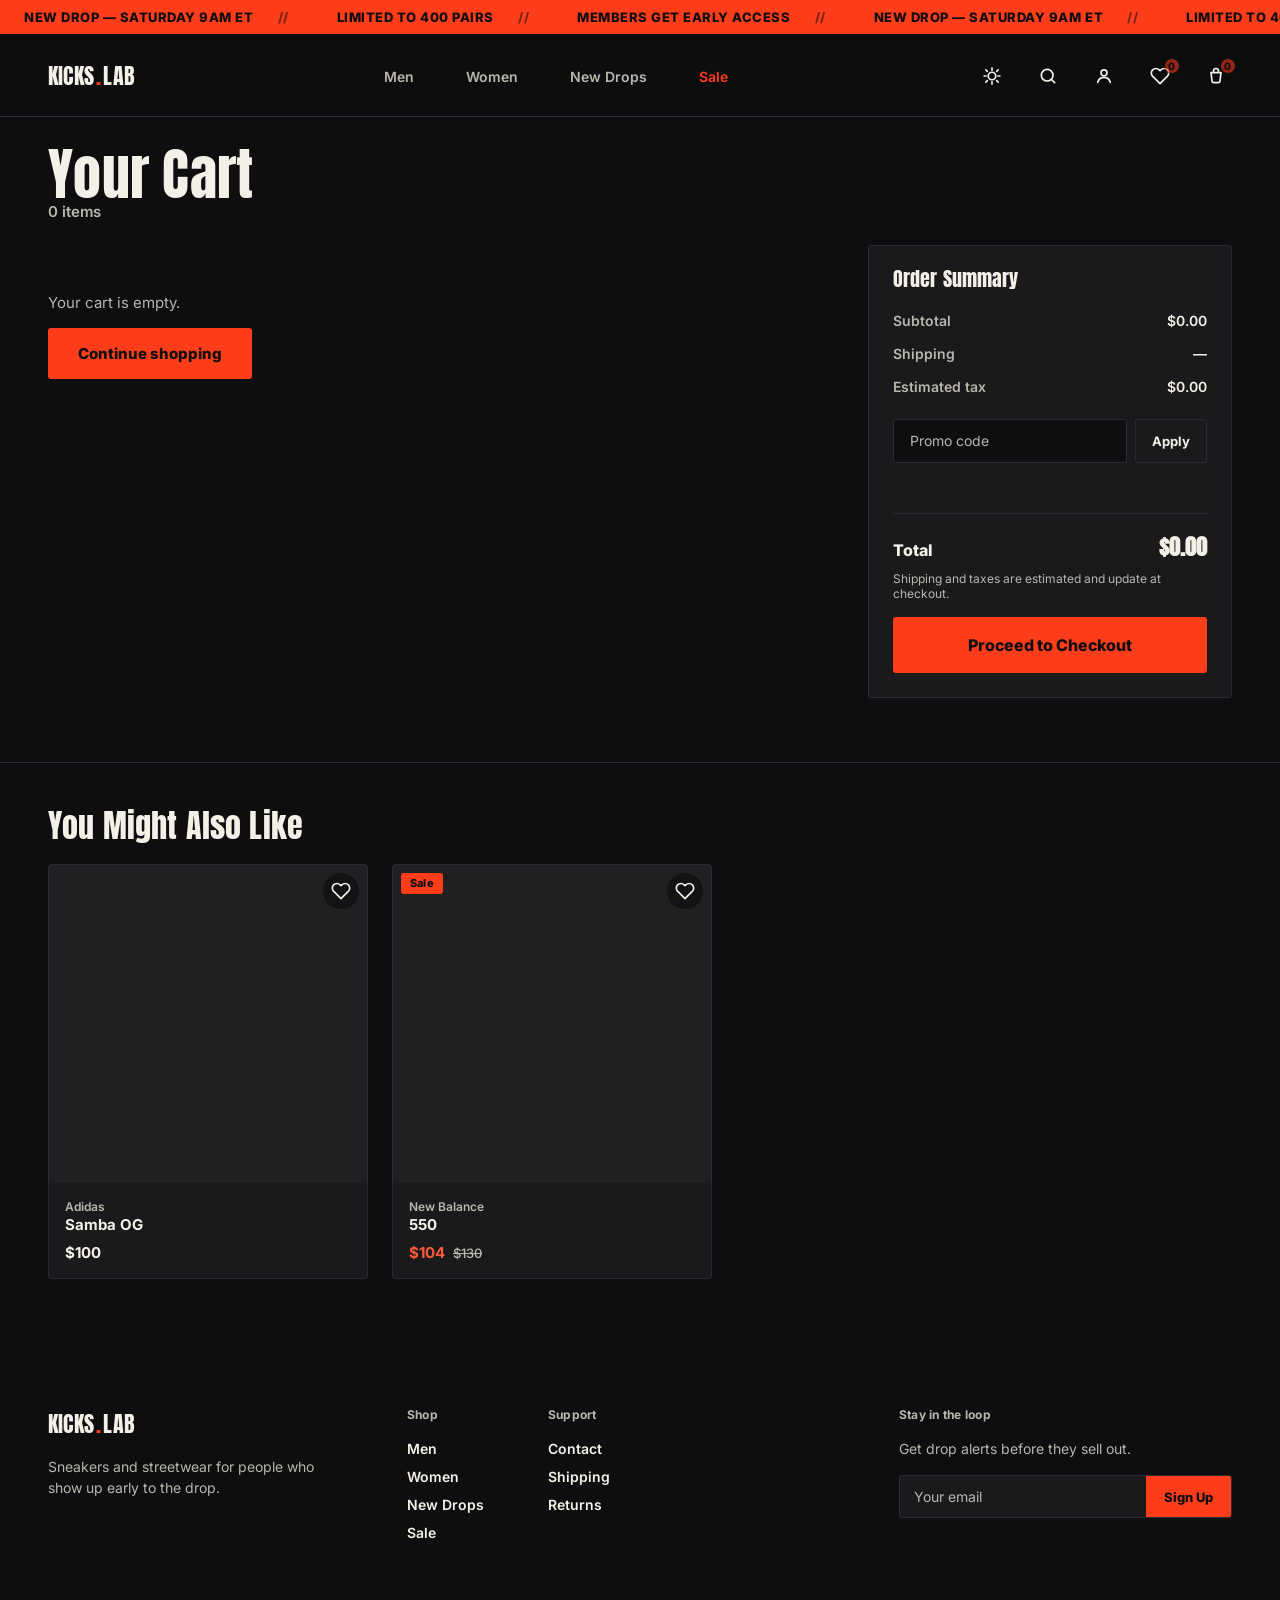
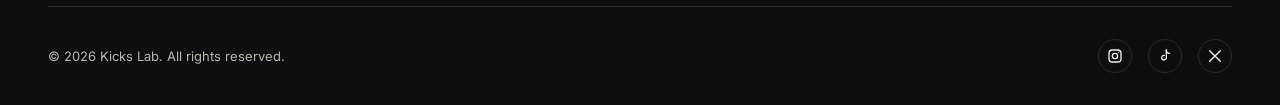
<file: cart.html>
<!DOCTYPE html>
<html lang="en">
<head>
  <script>
    (function(){
      try{
        var t = localStorage.getItem('kl-theme');
        if(t) document.documentElement.setAttribute('data-theme', t);
      }catch(e){}
    })();
  </script>

<meta charset="UTF-8">
<meta name="viewport" content="width=device-width, initial-scale=1.0">
<title>Your Cart — Kicks Lab</title>
<link rel="preconnect" href="https://fonts.googleapis.com">
<link rel="preconnect" href="https://fonts.gstatic.com" crossorigin>
<link href="https://fonts.googleapis.com/css2?family=Anton&family=Inter:wght@400;500;600;700;800&display=swap" rel="stylesheet">
<link rel="stylesheet" href="store.css">
<style>

  a.icon-btn{ text-decoration:none; }
  :root, :root[data-theme="dark"]{
    --bg:#0E0E10;
    --surface:#1A1A1D;
    --surface-raised:#202023;
    --border:#2C2C30;
    --text:#F3F0E8;
    --text-dim:#B9B6AE;
    --accent:#FF3D1A;
    --accent-dim:#3A1B12;
    --accent-contrast:#0E0E10;
    --accent-text:#FF5A3A;
    --shadow:0 12px 28px rgba(0,0,0,0.35);
    --radius-sm:3px;
    --radius-pill:999px;
    --sp-1:8px;
    --sp-2:16px;
    --sp-3:24px;
    --sp-4:32px;
    --sp-6:48px;
    --sp-8:64px;
    --sp-12:96px;
  }

  :root[data-theme="light"]{
    --bg:#F7F5F0;
    --surface:#FFFFFF;
    --surface-raised:#FFFFFF;
    --border:#E3DFD5;
    --text:#161512;
    --text-dim:#6E6A61;
    --accent:#FF3D1A;
    --accent-dim:#FFE1D8;
    --accent-contrast:#0E0E10;
    --accent-text:#D42A0A;
    --shadow:0 12px 28px rgba(20,18,14,0.08);
  }

  *{box-sizing:border-box;}
  html{scroll-behavior:smooth;}
  body{
    margin:0;
    background:var(--bg);
    color:var(--text);
    font-family:'Inter',sans-serif;
    -webkit-font-smoothing:antialiased;
    transition:background 0.2s ease, color 0.2s ease;
  }

  @media (prefers-reduced-motion: reduce){
    *{animation:none !important; transition:none !important;}
  }

  a{color:inherit;text-decoration:none;}
  button{font-family:inherit;cursor:pointer;}

  :focus-visible{
    outline:2px solid var(--accent);
    outline-offset:3px;
  }

  .display{
    font-family:'Anton',sans-serif;
    font-weight:400;
    letter-spacing:0.005em;
    line-height:0.92;
  }

  /* ---------- marquee strip ---------- */
  .marquee{
    background:var(--accent);
    color:var(--accent-contrast);
    overflow:hidden;
    white-space:nowrap;
    border-bottom:1px solid var(--bg);
  }
  .marquee-track{
    display:inline-flex;
    animation:scroll 22s linear infinite;
  }
  .marquee span{
    font-weight:800;
    font-size:13px;
    letter-spacing:0.04em;
    padding:9px var(--sp-3);
    white-space:nowrap;
  }
  .marquee span::after{
    content:"//";
    margin-left:var(--sp-3);
    opacity:0.55;
  }
  @keyframes scroll{
    from{transform:translateX(0);}
    to{transform:translateX(-50%);}
  }

  /* ---------- nav ---------- */
  header.nav{
    display:flex;
    align-items:center;
    justify-content:space-between;
    padding:var(--sp-3) var(--sp-6);
    border-bottom:1px solid var(--border);
    position:sticky;
    top:0;
    z-index:40;
    background:color-mix(in srgb, var(--bg) 88%, transparent);
    backdrop-filter:blur(10px);
  }
  .logo{
    font-family:'Anton',sans-serif;
    font-size:22px;
    letter-spacing:0.01em;
    display:flex;
    align-items:baseline;
    gap:2px;
  }
  .logo .dot{color:var(--accent);transition:transform 0.2s ease;display:inline-block;}
  .logo:hover .dot{transform:scale(1.4);}

  .nav-links{
    display:flex;
    gap:var(--sp-6);
    list-style:none;
    margin:0;
    padding:0;
  }
  .nav-links a{
    font-size:14px;
    font-weight:600;
    color:var(--text-dim);
    position:relative;
    padding:4px 2px;
    transition:color 0.15s ease;
  }
  .nav-links a:hover{color:var(--text);}
  .nav-links a::before{
    content:"";
    position:absolute;
    left:0;right:0;
    bottom:-2px;
    height:2px;
    background:var(--text-dim);
    transform:scaleX(0);
    transform-origin:left;
    transition:transform 0.25s ease, background 0.15s ease;
  }
  .nav-links a:hover::before{transform:scaleX(1);}
  .nav-links a.sale::before{background:var(--accent);}
  .nav-links a.active{color:var(--text);}
  .nav-links a.active::after{
    content:"";
    position:absolute;
    left:0;right:0;
    bottom:-2px;
    height:2px;
    background:var(--accent);
  }
  .nav-links a.sale{color:var(--accent);}
  .nav-links a.sale:hover{color:#ff6a48;}

  .nav-actions{
    display:flex;
    align-items:center;
    gap:var(--sp-3);
  }
  .icon-btn{
    background:none;
    border:none;
    color:var(--text);
    padding:6px;
    display:flex;
    position:relative;
    border-radius:var(--radius-sm);
  }
  .icon-btn:hover{color:var(--accent);}
  .theme-toggle .icon-moon{display:none;}
  :root[data-theme="light"] .theme-toggle .icon-sun{display:none;}
  :root[data-theme="light"] .theme-toggle .icon-moon{display:block;}
  .cart-badge{
    position:absolute;
    top:-2px;
    right:-4px;
    background:var(--accent);
    color:var(--accent-contrast);
    font-size:10px;
    font-weight:800;
    min-width:16px;
    height:16px;
    border-radius:var(--radius-pill);
    display:flex;
    align-items:center;
    justify-content:center;
    padding:0 3px;
    border:1.5px solid var(--bg);
  }

  .nav-toggle{
    display:none;
    background:none;
    border:none;
    color:var(--text);
    padding:6px;
  }

  .btn-primary{
    position:relative;
    overflow:hidden;
    background:var(--accent);
    color:var(--accent-contrast);
    border:none;
    font-weight:800;
    font-size:15px;
    padding:16px 30px;
    border-radius:var(--radius-sm);
    transition:transform 0.15s ease, background 0.15s ease;
  }
  .btn-primary::before{
    content:"";
    position:absolute;
    top:0;
    left:-60%;
    width:40%;
    height:100%;
    background:linear-gradient(115deg, transparent, rgba(255,255,255,0.35), transparent);
    transform:skewX(-20deg);
    transition:left 0.5s ease;
  }
  .btn-primary:hover::before{left:130%;}
  .btn-primary:hover{
    background:#ff5636;
    transform:translateY(-2px);
  }
  .btn-primary:active{transform:translateY(0) scale(0.98);}
  /* ---------- footer ---------- */
  footer.site-footer{
    padding:var(--sp-8) var(--sp-6) var(--sp-4);
  }
  .footer-top{
    display:grid;
    grid-template-columns:1.4fr 2fr 1.4fr;
    gap:var(--sp-6);
    padding-bottom:var(--sp-8);
  }
  .footer-brand .logo{margin-bottom:var(--sp-2);}
  .footer-tagline{
    font-size:14px;
    color:var(--text-dim);
    max-width:32ch;
    line-height:1.5;
  }
  .footer-links{
    display:flex;
    gap:var(--sp-8);
  }
  .footer-col h3{
    font-size:12px;
    font-weight:700;
    color:var(--text-dim);
    margin:0 0 var(--sp-2);
    letter-spacing:0.02em;
  }
  .footer-col ul{
    list-style:none;
    margin:0;
    padding:0;
    display:flex;
    flex-direction:column;
    gap:var(--sp-1);
  }
  .footer-col a{
    font-size:14px;
    font-weight:600;
    color:var(--text);
  }
  .footer-col a:hover{color:var(--accent);}

  .footer-newsletter h3{
    font-size:12px;
    font-weight:700;
    color:var(--text-dim);
    margin:0 0 var(--sp-2);
    letter-spacing:0.02em;
  }
  .footer-newsletter p{
    font-size:14px;
    color:var(--text-dim);
    margin:0 0 var(--sp-2);
    line-height:1.5;
  }
  .newsletter-form{
    display:flex;
    border:1px solid var(--border);
    border-radius:var(--radius-sm);
    overflow:hidden;
    background:var(--surface);
  }
  .newsletter-form input{
    flex:1;
    background:none;
    border:none;
    color:var(--text);
    font-family:inherit;
    font-size:14px;
    padding:12px 14px;
    min-width:0;
  }
  .newsletter-form input::placeholder{color:var(--text-dim);}
  .newsletter-form input:focus{outline:none;}
  .newsletter-form button{
    background:var(--accent);
    color:var(--accent-contrast);
    border:none;
    font-weight:800;
    font-size:13px;
    padding:0 18px;
    white-space:nowrap;
  }
  .newsletter-form button:hover{background:#ff5636;}

  .footer-bottom{
    display:flex;
    align-items:center;
    justify-content:space-between;
    gap:var(--sp-3);
    padding-top:var(--sp-4);
    border-top:1px solid var(--border);
  }
  .footer-copy{
    font-size:13px;
    color:var(--text-dim);
  }
  .social-icons{
    display:flex;
    gap:var(--sp-2);
  }
  .social-icons a{
    width:34px;
    height:34px;
    border-radius:var(--radius-pill);
    border:1px solid var(--border);
    display:flex;
    align-items:center;
    justify-content:center;
    color:var(--text);
    transition:border-color 0.15s ease, color 0.15s ease, transform 0.15s ease;
  }
  .social-icons a:hover{
    border-color:var(--accent);
    color:var(--accent);
    transform:translateY(-2px);
  }

  .sr-only{
    position:absolute;
    width:1px;height:1px;
    margin:-1px;padding:0;
    overflow:hidden;
    clip:rect(0,0,0,0);
    white-space:nowrap;
    border:0;
  }

  .product-card{
    position:relative;
    display:flex;
    flex-direction:column;
    background:var(--surface);
    border:1px solid var(--border);
    border-radius:var(--radius-sm);
    transition:transform 0.28s cubic-bezier(0.22, 0.8, 0.3, 1), box-shadow 0.28s ease, border-color 0.28s ease;
  }
  .product-media{
    position:relative;
    aspect-ratio:1/1;
    background:var(--surface-raised);
    border-radius:2px 2px 0 0;
    overflow:hidden;
  }
  .product-media img{
    position:absolute;
    inset:0;
    width:100%;
    height:100%;
    object-fit:cover;
    transition:transform 0.5s ease;
  }

  /* badge: Sale is the accent (matches the Sale nav link), New is the neutral inverse */
  .product-badge{
    position:absolute;
    top:var(--sp-1);
    left:var(--sp-1);
    z-index:2;
    font-size:11px;
    font-weight:800;
    letter-spacing:0.02em;
    line-height:1;
    padding:5px 9px;
    border-radius:var(--radius-sm);
  }
  .product-badge.is-sale{background:var(--accent);color:var(--accent-contrast);}
  .product-badge.is-new{background:var(--text);color:var(--bg);}

  /* save (heart) */
  .save-btn{
    position:absolute;
    top:var(--sp-1);
    right:var(--sp-1);
    z-index:2;
    width:36px;
    height:36px;
    padding:0;
    border:none;
    border-radius:var(--radius-pill);
    display:grid;
    place-items:center;
    color:var(--text);
    background:color-mix(in srgb, var(--bg) 68%, transparent);
    -webkit-backdrop-filter:blur(8px);
    backdrop-filter:blur(8px);
    transition:background 0.15s ease, color 0.15s ease;
  }
  .save-btn svg{display:block;}
  .save-btn svg path{
    fill:transparent;
    stroke:currentColor;
    stroke-width:2;
    stroke-linejoin:round;
    transition:fill 0.15s ease;
  }
  .save-btn:hover{
    color:var(--accent);
    background:color-mix(in srgb, var(--bg) 88%, transparent);
  }
  .save-btn[aria-pressed="true"]{color:var(--accent);}
  .save-btn[aria-pressed="true"] svg path{fill:currentColor;}
  .save-btn.pop svg{animation:heartPop 0.35s ease;}
  @keyframes heartPop{
    0%{transform:scale(1);}
    40%{transform:scale(1.3);}
    100%{transform:scale(1);}
  }

  /* quick add: hidden until the card is hovered or keyboard-focused */
  .quick-add{
    position:absolute;
    left:var(--sp-1);
    right:var(--sp-1);
    bottom:var(--sp-1);
    z-index:2;
    height:42px;
    display:flex;
    align-items:center;
    justify-content:center;
    gap:8px;
    border:none;
    border-radius:var(--radius-sm);
    background:var(--text);
    color:var(--bg);
    font-size:13px;
    font-weight:800;
    letter-spacing:0.01em;
    opacity:0;
    transform:translateY(10px);
    pointer-events:none;
    transition:opacity 0.2s ease, transform 0.28s cubic-bezier(0.22, 0.8, 0.3, 1), background 0.15s ease, color 0.15s ease;
  }
  .quick-add svg{display:block;}
  .quick-add:hover,
  .quick-add:focus-visible,
  .quick-add.added{
    background:var(--accent);
    color:var(--accent-contrast);
  }
  .quick-add:focus-visible{outline-offset:2px;}

  /* card lift + tinted shadow */
  @media (hover:hover){
    .product-card:hover{
      transform:translateY(-5px);
      border-color:color-mix(in srgb, var(--accent) 32%, var(--border));
      box-shadow:
        0 22px 34px -18px color-mix(in srgb, var(--accent) 38%, transparent),
        0 4px 12px -4px color-mix(in srgb, var(--accent) 14%, transparent);
    }
    .product-card:hover .product-media img{transform:scale(1.05);}
    .product-card:hover .quick-add{
      opacity:1;
      transform:translateY(0);
      pointer-events:auto;
    }
  }
  .product-card:has(:focus-visible){
    transform:translateY(-5px);
    border-color:color-mix(in srgb, var(--accent) 32%, var(--border));
    box-shadow:
      0 22px 34px -18px color-mix(in srgb, var(--accent) 38%, transparent),
      0 4px 12px -4px color-mix(in srgb, var(--accent) 14%, transparent);
  }
  .product-card:has(:focus-visible) .quick-add{
    opacity:1;
    transform:translateY(0);
    pointer-events:auto;
  }
  /* no hover on touch screens: keep Quick Add visible */
  @media (hover:none){
    .quick-add{
      opacity:1;
      transform:none;
      pointer-events:auto;
      height:38px;
    }
  }

  /* text */
  .product-info{
    display:flex;
    flex-direction:column;
    gap:var(--sp-1);
    padding:var(--sp-2);
  }
  .product-link{
    display:flex;
    flex-direction:column;
    gap:2px;
  }
  /* the whole card is one click target; heart and Quick Add sit above it */
  .product-link::after{
    content:"";
    position:absolute;
    inset:0;
    z-index:1;
  }
  .product-link:focus-visible{outline:none;}
  .product-card:has(.product-link:focus-visible){
    outline:2px solid var(--accent);
    outline-offset:3px;
  }
  .product-brand{
    font-size:12px;
    font-weight:600;
    color:var(--text-dim);
  }
  .product-name{
    font-size:15px;
    font-weight:700;
    line-height:1.25;
    color:var(--text);
  }
  .product-price{
    display:flex;
    align-items:baseline;
    gap:var(--sp-1);
    font-size:15px;
    font-weight:700;
    color:var(--text);
  }
  .product-price.on-sale .now{color:var(--accent-text);}
  .product-price .was{
    font-size:13px;
    font-weight:500;
    color:var(--text-dim);
    text-decoration:line-through;
  }

  @media (max-width:560px){
    .product-info{padding:12px;}
    .product-name{font-size:14px;}
    .product-price{font-size:14px;}
  }


  :root{--nav-h:82px;}

  /* ---------- page head ---------- */
  .cart-head{
    padding:var(--sp-4) var(--sp-6) 0;
  }
  .cart-head h1{
    margin:0;
    font-size:clamp(36px, 4.4vw, 56px);
    color:var(--text);
  }
  .cart-head .count{
    font-size:15px;
    font-weight:600;
    color:var(--text-dim);
  }

  /* ---------- layout ---------- */
  .cart-page{
    display:grid;
    grid-template-columns:minmax(0, 1.35fr) minmax(0, 0.65fr);
    align-items:start;
    gap:var(--sp-8);
    padding:var(--sp-3) var(--sp-6) var(--sp-8);
  }

  /* ---------- line items ---------- */
  .cart-items{
    display:flex;
    flex-direction:column;
  }
  .cart-item{
    display:grid;
    grid-template-columns:112px 1fr auto;
    gap:var(--sp-3);
    padding:var(--sp-3) 0;
    border-bottom:1px solid var(--border);
  }
  .cart-item:first-child{padding-top:0;}
  .item-media{
    position:relative;
    width:112px;
    aspect-ratio:1/1;
    background:var(--surface-raised);
    border:1px solid var(--border);
    border-radius:var(--radius-sm);
    overflow:hidden;
  }
  .item-media img{
    position:absolute;
    inset:0;
    width:100%;
    height:100%;
    object-fit:cover;
  }
  .item-body{
    display:flex;
    flex-direction:column;
    min-width:0;
  }
  .item-brand{
    font-size:12px;
    font-weight:700;
    color:var(--text-dim);
  }
  .item-name{
    margin:2px 0 0;
    font-size:17px;
    font-weight:700;
    color:var(--text);
  }
  .item-meta{
    margin-top:4px;
    font-size:13px;
    font-weight:600;
    color:var(--text-dim);
  }
  .item-controls{
    display:flex;
    align-items:center;
    gap:var(--sp-3);
    margin-top:auto;
    padding-top:var(--sp-2);
  }
  .stepper{
    display:inline-flex;
    align-items:stretch;
    background:var(--surface);
    border:1px solid var(--border);
    border-radius:var(--radius-sm);
    overflow:hidden;
  }
  .step-btn{
    width:36px;
    height:36px;
    display:grid;
    place-items:center;
    padding:0;
    background:none;
    border:none;
    color:var(--text);
    transition:background 0.15s ease;
  }
  .step-btn:hover:not(:disabled){background:color-mix(in srgb, var(--text) 8%, transparent);}
  .step-btn:disabled{opacity:0.35;cursor:not-allowed;}
  .step-btn:focus-visible{outline-offset:-3px;}
  .qty-input{
    width:40px;
    padding:0;
    text-align:center;
    background:none;
    border:none;
    border-left:1px solid var(--border);
    border-right:1px solid var(--border);
    color:var(--text);
    font-family:inherit;
    font-size:14px;
    font-weight:700;
    -moz-appearance:textfield;
    appearance:textfield;
  }
  .qty-input::-webkit-outer-spin-button,
  .qty-input::-webkit-inner-spin-button{-webkit-appearance:none;margin:0;}
  .qty-input:focus-visible{outline-offset:-3px;}

  .item-side{
    display:flex;
    flex-direction:column;
    align-items:flex-end;
    justify-content:space-between;
    gap:var(--sp-2);
  }
  .remove-btn{
    width:32px;
    height:32px;
    display:grid;
    place-items:center;
    padding:0;
    background:none;
    border:none;
    border-radius:var(--radius-sm);
    color:var(--text-dim);
    transition:color 0.15s ease, background 0.15s ease;
  }
  .remove-btn:hover{color:var(--accent-text);background:color-mix(in srgb, var(--accent) 10%, transparent);}
  .remove-btn svg{display:block;}
  .item-price{
    text-align:right;
    font-size:17px;
    font-weight:700;
    color:var(--text);
  }
  .item-price .was{
    display:block;
    font-size:13px;
    font-weight:500;
    color:var(--text-dim);
    text-decoration:line-through;
  }

  .cart-item.removing{
    animation:itemOut 0.28s ease forwards;
  }
  @keyframes itemOut{
    to{ opacity:0; transform:translateX(12px); }
  }

  /* ---------- empty state ---------- */
  .cart-empty{
    display:none;
    flex-direction:column;
    align-items:flex-start;
    gap:var(--sp-2);
    padding:var(--sp-6) 0;
  }
  .cart-empty p{
    margin:0;
    font-size:15px;
    color:var(--text-dim);
  }
  .cart-page.is-empty .cart-items{display:none;}
  .cart-page.is-empty .cart-empty{display:flex;}

  /* ---------- order summary ---------- */
  .summary{
    position:sticky;
    top:calc(var(--nav-h) + var(--sp-3));
    background:var(--surface);
    border:1px solid var(--border);
    border-radius:var(--radius-sm);
    padding:var(--sp-3);
    display:flex;
    flex-direction:column;
  }
  .summary h2{
    margin:0 0 var(--sp-2);
    font-size:20px;
    color:var(--text);
  }
  .summary-row{
    display:flex;
    align-items:baseline;
    justify-content:space-between;
    padding:var(--sp-1) 0;
    font-size:14px;
    font-weight:600;
    color:var(--text-dim);
  }
  .summary-row span:last-child{color:var(--text);}
  .summary-row.discount span:last-child{color:var(--accent-text);}
  .summary-row[hidden]{display:none;}
  .summary-row.total{
    margin-top:var(--sp-1);
    padding-top:var(--sp-2);
    border-top:1px solid var(--border);
    font-size:16px;
    font-weight:800;
    color:var(--text);
  }
  .summary-row.total span:last-child{
    font-family:'Anton',sans-serif;
    font-size:22px;
    color:var(--text);
  }
  .summary-note{
    margin:0;
    font-size:12px;
    color:var(--text-dim);
  }

  .promo{
    display:flex;
    gap:8px;
    margin:var(--sp-2) 0;
  }
  .promo input{
    flex:1;
    min-width:0;
    height:44px;
    padding:0 var(--sp-2);
    background:var(--bg);
    border:1px solid var(--border);
    border-radius:var(--radius-sm);
    color:var(--text);
    font-family:inherit;
    font-size:14px;
  }
  .promo input::placeholder{color:var(--text-dim);}
  .promo input:focus-visible{outline:2px solid var(--accent);outline-offset:1px;}
  .promo-apply{
    height:44px;
    padding:0 var(--sp-2);
    background:none;
    border:1px solid var(--border);
    border-radius:var(--radius-sm);
    color:var(--text);
    font-size:13px;
    font-weight:700;
    white-space:nowrap;
    transition:border-color 0.15s ease, color 0.15s ease;
  }
  .promo-apply:hover{border-color:var(--text);}
  .promo-status{
    margin:0 0 var(--sp-1);
    font-size:13px;
    font-weight:600;
    min-height:18px;
  }
  .promo-status.ok{color:var(--accent-text);}
  .promo-status.err{color:var(--accent-text);}

  .summary .btn-primary{
    width:100%;
    height:56px;
    margin-top:var(--sp-2);
    font-size:16px;
  }
  .summary .btn-primary.added{background:var(--text);color:var(--bg);}

  /* ---------- you might also like ---------- */
  .also-like{
    padding:0 var(--sp-6) var(--sp-8);
    border-top:1px solid var(--border);
  }
  .also-like-head{
    display:flex;
    align-items:baseline;
    justify-content:space-between;
    padding:var(--sp-6) 0 var(--sp-3);
  }
  .also-like-head h2{
    margin:0;
    font-size:clamp(24px, 2.8vw, 32px);
    color:var(--text);
  }
  .also-row{
    display:grid;
    grid-template-columns:repeat(2, minmax(0, 320px));
    gap:var(--sp-3);
  }

  /* ---------- responsive ---------- */
  @media (max-width:900px){
    .nav-links{
      position:absolute;
      top:100%;left:0;right:0;
      background:var(--bg);
      flex-direction:column;
      gap:0;
      border-bottom:1px solid var(--border);
      display:none;
    }
    .nav-links.open{display:flex;}
    .nav-links a{padding:var(--sp-2) var(--sp-6);width:100%;}
    .nav-links a.active::after{display:none;}
    .nav-toggle{display:block;}

    .cart-head{padding:var(--sp-3) var(--sp-4) 0;}
    .cart-page{
      grid-template-columns:1fr;
      gap:var(--sp-4);
      padding:var(--sp-2) var(--sp-4) var(--sp-6);
    }
    .summary{position:static;}
    .cart-item{grid-template-columns:84px 1fr;}
    .item-media{width:84px;}
    .item-side{
      grid-column:1/-1;
      flex-direction:row-reverse;
      align-items:center;
      justify-content:space-between;
    }
    .item-price{text-align:left;}

    .also-like{padding:0 var(--sp-4) var(--sp-6);}
    .also-row{grid-template-columns:repeat(2, 1fr);gap:var(--sp-2);}

    .footer-top{grid-template-columns:1fr;gap:var(--sp-6);}
    .footer-links{gap:var(--sp-4);}
    .footer-bottom{flex-direction:column;align-items:flex-start;gap:var(--sp-3);}
  }
  @media (max-width:520px){
    .also-row{grid-template-columns:1fr;}
  }
</style>
</head>
<body>

  <div class="marquee" aria-hidden="true">
    <div class="marquee-track">
      <span>NEW DROP — SATURDAY 9AM ET</span>
      <span>LIMITED TO 400 PAIRS</span>
      <span>MEMBERS GET EARLY ACCESS</span>
      <span>NEW DROP — SATURDAY 9AM ET</span>
      <span>LIMITED TO 400 PAIRS</span>
      <span>MEMBERS GET EARLY ACCESS</span>
    </div>
  </div>

  <header class="nav">
    <a href="index.html" class="logo">KICKS<span class="dot">.</span>LAB</a>

    <button class="nav-toggle" aria-label="Toggle menu" onclick="document.querySelector('.nav-links').classList.toggle('open')">
      <svg width="22" height="22" viewBox="0 0 24 24" fill="none"><path d="M3 6h18M3 12h18M3 18h18" stroke="currentColor" stroke-width="2" stroke-linecap="round"/></svg>
    </button>

    <!--
      Department links point to the Shop page with a `dept` query param
      (men / women / new / sale). shop.html doesn't read this param yet —
      when wiring up real filtering, parse it on load and pre-check the
      matching Brand/Category filter(s) plus update the results count.
    -->
    <ul class="nav-links">
      <li><a href="shop.html?dept=men">Men</a></li>
      <li><a href="shop.html?dept=women">Women</a></li>
      <li><a href="shop.html?dept=new">New Drops</a></li>
      <li><a href="shop.html?dept=sale" class="sale">Sale</a></li>
    </ul>

    <div class="nav-actions">
      <button class="icon-btn theme-toggle" aria-label="Toggle light and dark mode" onclick="toggleTheme()">
        <svg class="icon-sun" width="20" height="20" viewBox="0 0 24 24" fill="none"><circle cx="12" cy="12" r="4.5" stroke="currentColor" stroke-width="2"/><path d="M12 2.5v2.5M12 19v2.5M4.6 4.6l1.8 1.8M17.6 17.6l1.8 1.8M2.5 12H5M19 12h2.5M4.6 19.4l1.8-1.8M17.6 6.4l1.8-1.8" stroke="currentColor" stroke-width="2" stroke-linecap="round"/></svg>
        <svg class="icon-moon" width="20" height="20" viewBox="0 0 24 24" fill="none"><path d="M20 14.5A8.5 8.5 0 1 1 9.5 4a7 7 0 0 0 10.5 10.5z" stroke="currentColor" stroke-width="2" stroke-linejoin="round"/></svg>
      </button>
      <button class="icon-btn" aria-label="Search">
        <svg width="20" height="20" viewBox="0 0 24 24" fill="none"><circle cx="11" cy="11" r="7" stroke="currentColor" stroke-width="2"/><path d="M20 20l-3.5-3.5" stroke="currentColor" stroke-width="2" stroke-linecap="round"/></svg>
      </button>
      <div class="account-wrap">
        <button class="icon-btn account-btn" id="account-btn" aria-haspopup="true" aria-expanded="false" aria-label="Account">
          <svg width="20" height="20" viewBox="0 0 24 24" fill="none"><circle cx="12" cy="8.2" r="3.6" stroke="currentColor" stroke-width="2"/><path d="M4.4 19.6c1.3-3.9 4.1-5.9 7.6-5.9s6.3 2 7.6 5.9" stroke="currentColor" stroke-width="2" stroke-linecap="round"/></svg>
        </button>
        <div class="account-panel" id="account-panel" hidden></div>
      </div>
      <a href="favorites.html" class="icon-btn" aria-label="Favorites, 0 items">
        <svg width="20" height="20" viewBox="0 0 24 24" fill="none"><path d="M20.84 4.61a5.5 5.5 0 0 0-7.78 0L12 5.67l-1.06-1.06a5.5 5.5 0 0 0-7.78 7.78l1.06 1.06L12 21.23l7.78-7.78 1.06-1.06a5.5 5.5 0 0 0 0-7.78z" stroke="currentColor" stroke-width="2" stroke-linejoin="round"/></svg>
        <span class="fav-badge">0</span>
      </a>
      <a href="cart.html" class="icon-btn" aria-label="Cart, 0 items">
        <svg width="20" height="20" viewBox="0 0 24 24" fill="none"><path d="M6 8h12l-1.2 10.2a2 2 0 01-2 1.8H9.2a2 2 0 01-2-1.8L6 8z" stroke="currentColor" stroke-width="2" stroke-linejoin="round"/><path d="M9 8V6a3 3 0 016 0v2" stroke="currentColor" stroke-width="2"/></svg>
        <span class="cart-badge">0</span>
      </a>
    </div>
  </header>


  <main>
    <div class="cart-head">
      <h1 class="display">Your Cart</h1>
      <span class="count" id="cart-count">3 items</span>
    </div>

    <div class="cart-page" id="cart-page">
      <div>
        <div class="cart-items" id="cart-items">

        </div>
        <div class="cart-empty" id="cart-empty">
          <p>Your cart is empty.</p>
          <a href="shop.html" class="btn-primary">Continue shopping</a>
        </div>
      </div>

      <aside class="summary" aria-label="Order summary">
        <h2 class="display">Order Summary</h2>
        <div class="summary-row"><span>Subtotal</span><span id="sum-subtotal">$420.00</span></div>
        <div class="summary-row"><span>Shipping</span><span id="sum-shipping">Free</span></div>
        <div class="summary-row"><span>Estimated tax</span><span id="sum-tax">$34.65</span></div>
        <div class="summary-row discount" id="sum-discount-row" hidden><span>Promo (<span id="sum-promo-code"></span>)</span><span id="sum-discount">&minus;$0.00</span></div>

        <label class="sr-only" for="promo-input">Promo code</label>
        <div class="promo">
          <input type="text" id="promo-input" placeholder="Promo code" autocomplete="off">
          <button type="button" class="promo-apply" id="promo-apply">Apply</button>
        </div>
        <p class="promo-status" id="promo-status" role="status" aria-live="polite"></p>

        <div class="summary-row total"><span>Total</span><span id="sum-total">$454.65</span></div>
        <p class="summary-note">Shipping and taxes are estimated and update at checkout.</p>
        <button type="button" class="btn-primary" id="checkout-btn">Proceed to Checkout</button>
      </aside>
    </div>

    <section class="also-like" aria-labelledby="also-title">
      <div class="also-like-head">
        <h2 class="display" id="also-title">You Might Also Like</h2>
      </div>
      <div class="also-row">
      <article class="product-card kl-reveal" data-id="adidas-samba-og" data-brand="Adidas" data-name="Samba OG" data-price="100" data-image="https://images.unsplash.com/photo-1600185365483-26d7a4cc7519?q=80&w=600&auto=format&fit=crop" data-href="shop.html">
        <div class="product-media">
          <button type="button" class="save-btn" aria-pressed="false" aria-label="Save Adidas Samba OG"><svg width="20" height="20" viewBox="0 0 24 24" fill="none" aria-hidden="true"><path d="M20.84 4.61a5.5 5.5 0 0 0-7.78 0L12 5.67l-1.06-1.06a5.5 5.5 0 0 0-7.78 7.78l1.06 1.06L12 21.23l7.78-7.78 1.06-1.06a5.5 5.5 0 0 0 0-7.78z"/></svg></button>
          <img src="https://images.unsplash.com/photo-1600185365483-26d7a4cc7519?q=80&w=600&auto=format&fit=crop" alt="Adidas Samba OG" loading="lazy">
          <button type="button" class="quick-add" data-product="Adidas Samba OG">
            <svg width="14" height="14" viewBox="0 0 24 24" fill="none" aria-hidden="true"><path d="M12 5v14M5 12h14" stroke="currentColor" stroke-width="2.5" stroke-linecap="round"/></svg>
            <span class="quick-add-label">Quick Add</span><span class="sr-only"> Adidas Samba OG</span>
          </button>
        </div>
        <div class="product-info">
          <a class="product-link" href="shop.html">
            <span class="product-brand">Adidas</span>
            <span class="product-name">Samba OG</span>
          </a>
          <div class="product-price"><span class="sr-only">Price </span><span class="now">$100</span></div>
        </div>
      </article>

      <article class="product-card kl-reveal" data-id="new-balance-550" data-brand="New Balance" data-name="550" data-price="104" data-image="https://images.unsplash.com/photo-1608231387042-66d1773070a5?q=80&w=600&auto=format&fit=crop" data-href="shop.html">
        <div class="product-media"><span class="product-badge is-sale">Sale</span>
          <button type="button" class="save-btn" aria-pressed="false" aria-label="Save New Balance 550"><svg width="20" height="20" viewBox="0 0 24 24" fill="none" aria-hidden="true"><path d="M20.84 4.61a5.5 5.5 0 0 0-7.78 0L12 5.67l-1.06-1.06a5.5 5.5 0 0 0-7.78 7.78l1.06 1.06L12 21.23l7.78-7.78 1.06-1.06a5.5 5.5 0 0 0 0-7.78z"/></svg></button>
          <img src="https://images.unsplash.com/photo-1608231387042-66d1773070a5?q=80&w=600&auto=format&fit=crop" alt="New Balance 550" loading="lazy">
          <button type="button" class="quick-add" data-product="New Balance 550">
            <svg width="14" height="14" viewBox="0 0 24 24" fill="none" aria-hidden="true"><path d="M12 5v14M5 12h14" stroke="currentColor" stroke-width="2.5" stroke-linecap="round"/></svg>
            <span class="quick-add-label">Quick Add</span><span class="sr-only"> New Balance 550</span>
          </button>
        </div>
        <div class="product-info">
          <a class="product-link" href="shop.html">
            <span class="product-brand">New Balance</span>
            <span class="product-name">550</span>
          </a>
          <div class="product-price on-sale"><span class="sr-only">Sale price </span><span class="now">$104</span><span class="sr-only">Original price </span><s class="was">$130</s></div>
        </div>
      </article>
      </div>
    </section>
  </main>

  <footer class="site-footer">
    <div class="footer-top">
      <div class="footer-brand">
        <a href="index.html" class="logo">KICKS<span class="dot">.</span>LAB</a>
        <p class="footer-tagline">Sneakers and streetwear for people who show up early to the drop.</p>
      </div>

      <div class="footer-links">
        <div class="footer-col">
          <h3>Shop</h3>
          <ul>
            <li><a href="#">Men</a></li>
            <li><a href="#">Women</a></li>
            <li><a href="#">New Drops</a></li>
            <li><a href="#">Sale</a></li>
          </ul>
        </div>
        <div class="footer-col">
          <h3>Support</h3>
          <ul>
            <li><a href="#">Contact</a></li>
            <li><a href="#">Shipping</a></li>
            <li><a href="#">Returns</a></li>
          </ul>
        </div>
      </div>

      <div class="footer-newsletter">
        <h3>Stay in the loop</h3>
        <p>Get drop alerts before they sell out.</p>
        <form class="newsletter-form" onsubmit="return false;">
          <label for="footer-email" class="sr-only" style="position:absolute;width:1px;height:1px;overflow:hidden;clip:rect(0,0,0,0);">Email address</label>
          <input id="footer-email" type="email" placeholder="Your email" required>
          <button type="submit">Sign Up</button>
        </form>
      </div>
    </div>

    <div class="footer-bottom">
      <span class="footer-copy">© 2026 Kicks Lab. All rights reserved.</span>
      <div class="social-icons">
        <a href="#" aria-label="Instagram">
          <svg width="16" height="16" viewBox="0 0 24 24" fill="none"><rect x="3" y="3" width="18" height="18" rx="5" stroke="currentColor" stroke-width="2"/><circle cx="12" cy="12" r="4" stroke="currentColor" stroke-width="2"/><circle cx="17.5" cy="6.5" r="1" fill="currentColor"/></svg>
        </a>
        <a href="#" aria-label="TikTok">
          <svg width="16" height="16" viewBox="0 0 24 24" fill="none"><path d="M14 3v11.5a3.5 3.5 0 1 1-3-3.46" stroke="currentColor" stroke-width="2" stroke-linecap="round" stroke-linejoin="round"/><path d="M14 3a5 5 0 0 0 5 5" stroke="currentColor" stroke-width="2" stroke-linecap="round" stroke-linejoin="round"/></svg>
        </a>
        <a href="#" aria-label="X">
          <svg width="16" height="16" viewBox="0 0 24 24" fill="none"><path d="M4 4l16 16M20 4L4 20" stroke="currentColor" stroke-width="2" stroke-linecap="round"/></svg>
        </a>
      </div>
    </div>
  </footer>


  <div id="cart-status" class="sr-only" role="status" aria-live="polite"></div>

  <script src="store.js"></script>

  <script>
    function toggleTheme(){
      const root = document.documentElement;
      const next = root.getAttribute('data-theme') === 'light' ? 'dark' : 'light';
      if (window.KL && KL.setTheme) KL.setTheme(next); else root.setAttribute('data-theme', next);
    }

    (function(){
      const PROMO_CODES = { 'KICKS10': 0.10, 'LAB20': 0.20 };
      const FREE_SHIP_THRESHOLD = 75;
      const TAX_RATE = 0.0825;
      const MAX_QTY = 10;

      const page = document.getElementById('cart-page');
      const list = document.getElementById('cart-items');
      const countEl = document.getElementById('cart-count');
      const status = document.getElementById('cart-status');

      const subtotalEl = document.getElementById('sum-subtotal');
      const shippingEl = document.getElementById('sum-shipping');
      const taxEl = document.getElementById('sum-tax');
      const totalEl = document.getElementById('sum-total');
      const discountRow = document.getElementById('sum-discount-row');
      const discountEl = document.getElementById('sum-discount');
      const promoCodeEl = document.getElementById('sum-promo-code');

      const promoInput = document.getElementById('promo-input');
      const promoApply = document.getElementById('promo-apply');
      const promoStatus = document.getElementById('promo-status');

      const money = n => '$' + n.toFixed(2);
      let appliedPromo = null;

      const trashSvg = '<svg width="18" height="18" viewBox="0 0 24 24" fill="none" aria-hidden="true"><path d="M4 7h16M9 7V5a2 2 0 0 1 2-2h2a2 2 0 0 1 2 2v2m2 0-.8 12.1a2 2 0 0 1-2 1.9H7.8a2 2 0 0 1-2-1.9L5 7h14z" stroke="currentColor" stroke-width="1.8" stroke-linecap="round" stroke-linejoin="round"/></svg>';
      const minusSvg = '<svg width="14" height="14" viewBox="0 0 24 24" fill="none" aria-hidden="true"><path d="M5 12h14" stroke="currentColor" stroke-width="2.5" stroke-linecap="round"/></svg>';
      const plusSvg = '<svg width="14" height="14" viewBox="0 0 24 24" fill="none" aria-hidden="true"><path d="M12 5v14M5 12h14" stroke="currentColor" stroke-width="2.5" stroke-linecap="round"/></svg>';

      function renderItems(){
        const items = KL.cartItems();
        list.innerHTML = items.map(function(it){
          const href = it.href || 'shop.html';
          return '<article class="cart-item" data-id="' + it.id + '" data-size="' + it.size + '" data-price="' + it.price + '">' +
            '<a class="item-media" href="' + href + '"><img src="' + it.image + '" alt="' + it.name + '" loading="lazy"></a>' +
            '<div class="item-body">' +
              '<span class="item-brand">' + it.brand + '</span>' +
              '<a class="item-name" href="' + href + '">' + it.name + '</a>' +
              '<span class="item-meta">' + it.size + '</span>' +
              '<div class="item-controls"><div class="stepper" role="group" aria-label="Quantity for ' + it.name + ', ' + it.size + '">' +
                '<button type="button" class="step-btn qty-dec" aria-label="Decrease quantity">' + minusSvg + '</button>' +
                '<input class="qty-input" type="number" inputmode="numeric" min="1" max="10" value="' + it.qty + '" aria-label="Quantity">' +
                '<button type="button" class="step-btn qty-inc" aria-label="Increase quantity">' + plusSvg + '</button>' +
              '</div></div>' +
            '</div>' +
            '<div class="item-side">' +
              '<button type="button" class="remove-btn" aria-label="Remove ' + it.name + ', ' + it.size + ', from cart">' + trashSvg + '</button>' +
              '<p class="item-price"><span class="sr-only">Price </span><span class="now">$' + it.price.toFixed(2) + '</span></p>' +
            '</div>' +
          '</article>';
        }).join('');
        // drop any photo that fails to load so the tile stays clean
        list.querySelectorAll('img').forEach(function(img){
          const drop = function(){ img.remove(); };
          img.addEventListener('error', drop);
          if (img.complete && img.naturalWidth === 0) drop();
        });
      }

      function recalc(){
        const items = KL.cartItems();
        const itemCount = items.reduce((sum, i) => sum + i.qty, 0);
        const subtotal = items.reduce((sum, i) => sum + i.price * i.qty, 0);

        page.classList.toggle('is-empty', items.length === 0);
        countEl.textContent = itemCount + (itemCount === 1 ? ' item' : ' items');

        let discount = 0;
        if (appliedPromo){
          discount = subtotal * appliedPromo.pct;
          discountEl.textContent = '−' + money(discount);
          promoCodeEl.textContent = appliedPromo.code;
          discountRow.hidden = false;
        } else {
          discountRow.hidden = true;
        }

        const shipping = items.length === 0 ? 0 : (subtotal - discount >= FREE_SHIP_THRESHOLD ? 0 : 8);
        const taxable = Math.max(subtotal - discount, 0);
        const tax = taxable * TAX_RATE;
        const total = taxable + shipping + tax;

        subtotalEl.textContent = money(subtotal);
        shippingEl.textContent = shipping === 0 ? (items.length === 0 ? '—' : 'Free') : money(shipping);
        taxEl.textContent = money(tax);
        totalEl.textContent = money(total);
      }

      function refresh(){ renderItems(); recalc(); }

      function removeItem(row){
        const name = row.querySelector('.item-name').textContent;
        const size = row.querySelector('.item-meta').textContent;
        row.classList.add('removing');
        row.addEventListener('animationend', function(){
          KL.removeFromCart(row.dataset.id, row.dataset.size);
          refresh();
          status.textContent = name + ', ' + size + ', removed from cart';
        }, { once:true });
      }

      list.addEventListener('click', function(e){
        const row = e.target.closest('.cart-item');
        if (!row) return;
        if (e.target.closest('.remove-btn')){ removeItem(row); return; }
        const input = row.querySelector('.qty-input');
        let q = parseInt(input.value, 10) || 1;
        if (e.target.closest('.qty-inc')) q = Math.min(q + 1, MAX_QTY);
        if (e.target.closest('.qty-dec')) q = Math.max(q - 1, 1);
        input.value = q;
        KL.setQty(row.dataset.id, row.dataset.size, q);
        recalc();
      });
      list.addEventListener('change', function(e){
        const input = e.target.closest('.qty-input');
        if (!input) return;
        const row = input.closest('.cart-item');
        let q = parseInt(input.value, 10);
        if (!q || q < 1) q = 1;
        q = Math.min(q, MAX_QTY);
        input.value = q;
        KL.setQty(row.dataset.id, row.dataset.size, q);
        recalc();
      });

      function applyPromo(){
        const code = promoInput.value.trim().toUpperCase();
        if (!code){
          promoStatus.textContent = 'Enter a promo code.';
          promoStatus.className = 'promo-status err';
          return;
        }
        if (PROMO_CODES[code]){
          appliedPromo = { code, pct: PROMO_CODES[code] };
          promoStatus.textContent = 'Applied ' + code + ' — ' + Math.round(PROMO_CODES[code] * 100) + '% off.';
          promoStatus.className = 'promo-status ok';
        } else {
          appliedPromo = null;
          promoStatus.textContent = "That code isn't valid.";
          promoStatus.className = 'promo-status err';
        }
        recalc();
      }
      promoApply.addEventListener('click', applyPromo);
      promoInput.addEventListener('keydown', function(e){ if (e.key === 'Enter'){ e.preventDefault(); applyPromo(); } });

      const checkoutBtn = document.getElementById('checkout-btn');
      checkoutBtn.addEventListener('click', function(){
        if (page.classList.contains('is-empty') || checkoutBtn.classList.contains('added')) return;
        checkoutBtn.classList.add('added');
        checkoutBtn.textContent = 'Redirecting…';
        status.textContent = 'Proceeding to checkout';
        setTimeout(function(){ window.location.href = 'checkout.html'; }, 500);
      });

      /* ---- you might also like: save + quick add, via the shared store ---- */
      const alsoRow = document.querySelector('.also-row');
      alsoRow.addEventListener('click', function(e){
        const card = e.target.closest('.product-card');
        const save = e.target.closest('.save-btn');
        if (save && card){
          const item = { id: card.dataset.id, brand: card.dataset.brand, name: card.dataset.name, price: parseFloat(card.dataset.price), image: card.dataset.image, href: card.dataset.href };
          const on = KL.toggleFav(item);
          save.setAttribute('aria-pressed', String(on));
          save.classList.remove('pop');
          if (on){ void save.offsetWidth; save.classList.add('pop'); }
          status.textContent = item.brand + ' ' + item.name + (on ? ' added to favorites' : ' removed from favorites');
          KL.toast(item.brand + ' ' + item.name + (on ? ' added to favorites.' : ' removed from favorites.'));
          return;
        }
        const add = e.target.closest('.quick-add');
        if (add && card && !add.classList.contains('added')){
          const label = add.querySelector('.quick-add-label');
          KL.addToCart({ id: card.dataset.id, brand: card.dataset.brand, name: card.dataset.name, size: 'One Size', price: parseFloat(card.dataset.price), image: card.dataset.image, href: card.dataset.href, qty: 1 });
          refresh();
          status.textContent = add.dataset.product + ' added to cart';
          KL.toast(add.dataset.product + ' added to cart.');
          add.classList.add('added');
          label.textContent = 'Added';
          setTimeout(function(){
            add.classList.remove('added');
            label.textContent = 'Quick Add';
          }, 1400);
        }
      });
      document.querySelectorAll('.also-row .product-card').forEach(function(c){
        const btn = c.querySelector('.save-btn');
        if (btn && KL.isFav(c.dataset.id)) btn.setAttribute('aria-pressed', 'true');
      });

      /* ---- if a "you might also like" photo fails to load, drop it ---- */
      document.querySelectorAll('.also-row .product-media img').forEach(function(img){
        const drop = function(){ img.remove(); };
        img.addEventListener('error', drop);
        if (img.complete && img.naturalWidth === 0) drop();
      });

      refresh();
    })();
  </script>

</body>
</html>
</file>
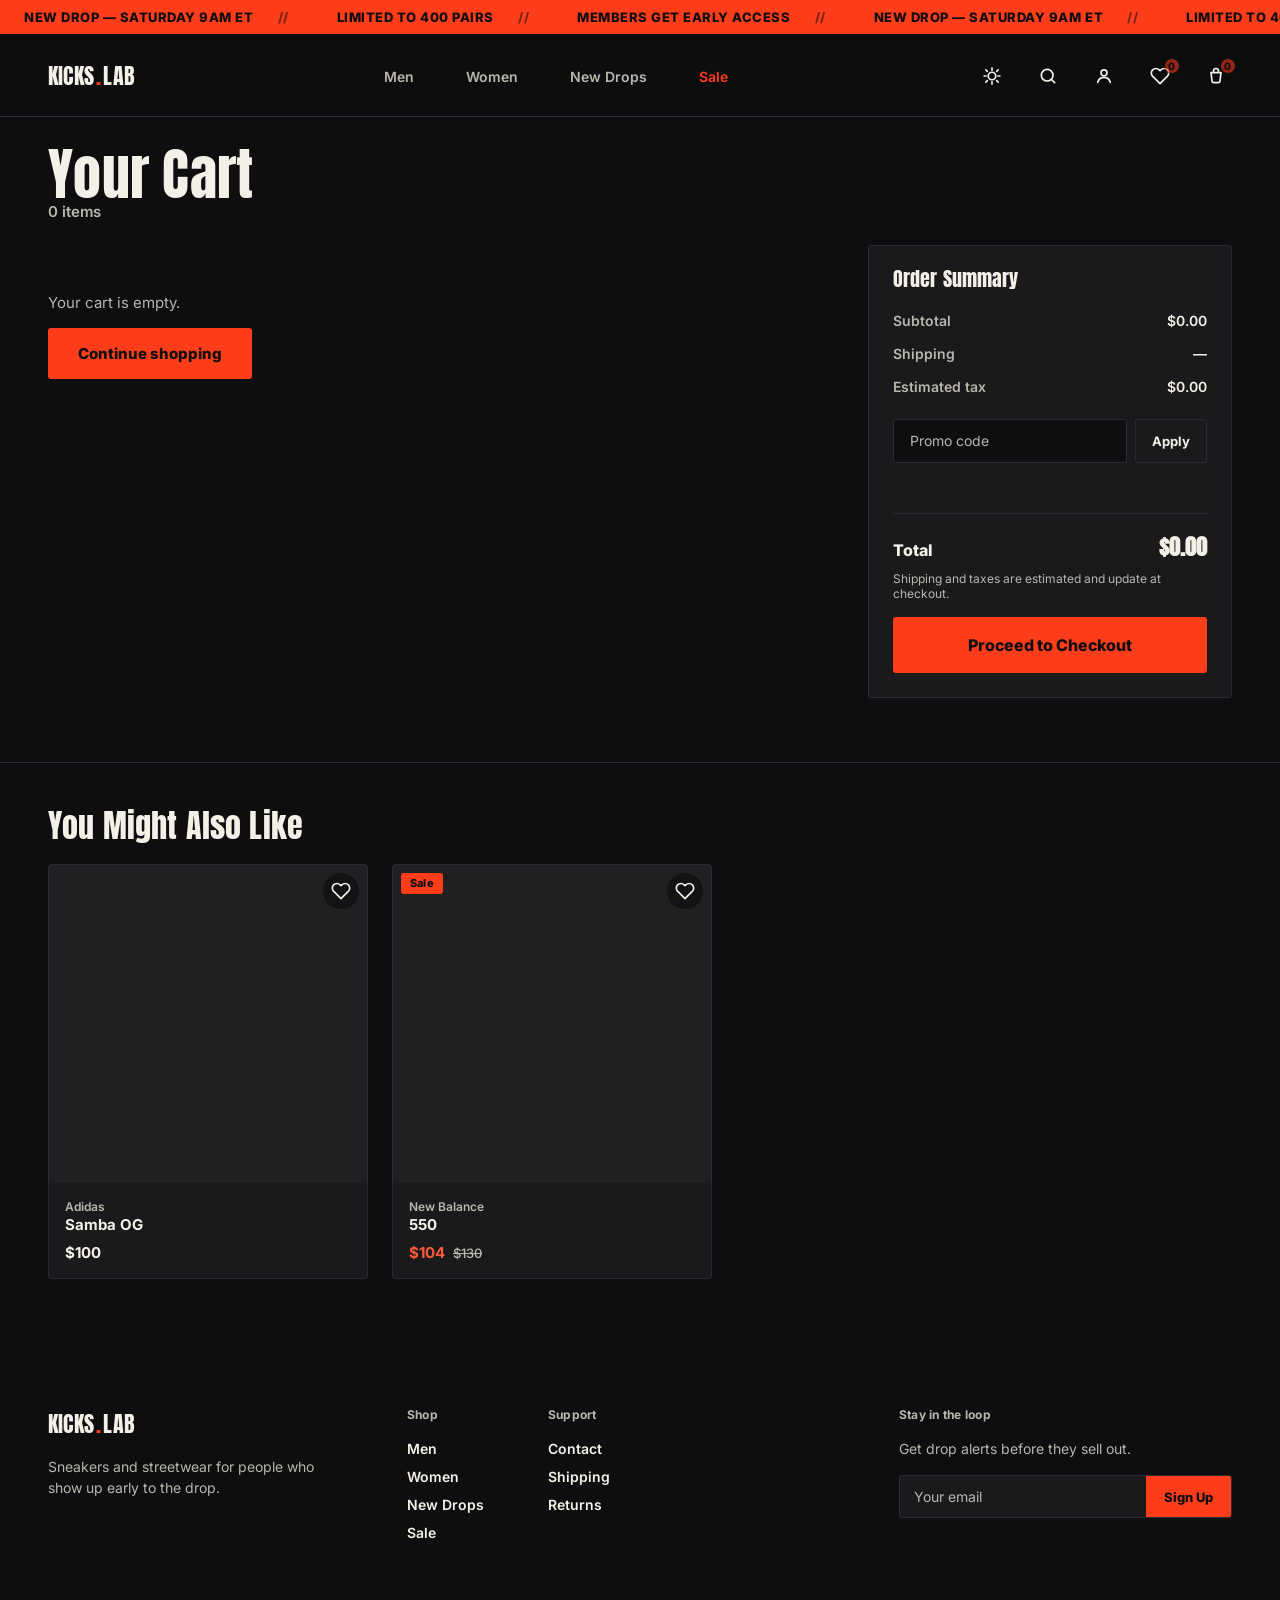
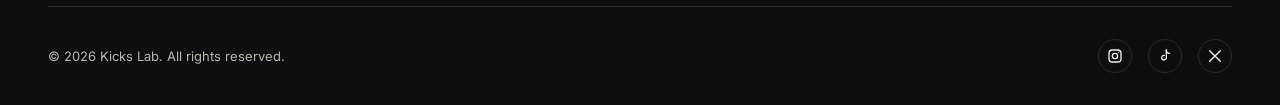
<file: checkout.html>
<!DOCTYPE html>
<html lang="en">
<head>
  <script>
    (function(){
      try{
        var t = localStorage.getItem('kl-theme');
        if(t) document.documentElement.setAttribute('data-theme', t);
      }catch(e){}
    })();
  </script>

<meta charset="UTF-8">
<meta name="viewport" content="width=device-width, initial-scale=1.0">
<title>Checkout — Kicks Lab</title>
<link rel="preconnect" href="https://fonts.googleapis.com">
<link rel="preconnect" href="https://fonts.gstatic.com" crossorigin>
<link href="https://fonts.googleapis.com/css2?family=Anton&family=Inter:wght@400;500;600;700;800&display=swap" rel="stylesheet">
<link rel="stylesheet" href="store.css">
<style>

  a.icon-btn{ text-decoration:none; }
  :root, :root[data-theme="dark"]{
    --bg:#0E0E10;
    --surface:#1A1A1D;
    --surface-raised:#202023;
    --border:#2C2C30;
    --text:#F3F0E8;
    --text-dim:#B9B6AE;
    --accent:#FF3D1A;
    --accent-dim:#3A1B12;
    --accent-contrast:#0E0E10;
    --accent-text:#FF5A3A;
    --shadow:0 12px 28px rgba(0,0,0,0.35);
    --radius-sm:3px;
    --radius-pill:999px;
    --sp-1:8px;
    --sp-2:16px;
    --sp-3:24px;
    --sp-4:32px;
    --sp-6:48px;
    --sp-8:64px;
    --sp-12:96px;
  }

  :root[data-theme="light"]{
    --bg:#F7F5F0;
    --surface:#FFFFFF;
    --surface-raised:#FFFFFF;
    --border:#E3DFD5;
    --text:#161512;
    --text-dim:#6E6A61;
    --accent:#FF3D1A;
    --accent-dim:#FFE1D8;
    --accent-contrast:#0E0E10;
    --accent-text:#D42A0A;
    --shadow:0 12px 28px rgba(20,18,14,0.08);
  }

  *{box-sizing:border-box;}
  html{scroll-behavior:smooth;}
  body{
    margin:0;
    background:var(--bg);
    color:var(--text);
    font-family:'Inter',sans-serif;
    -webkit-font-smoothing:antialiased;
    transition:background 0.2s ease, color 0.2s ease;
  }

  @media (prefers-reduced-motion: reduce){
    *{animation:none !important; transition:none !important;}
  }

  a{color:inherit;text-decoration:none;}
  button{font-family:inherit;cursor:pointer;}

  :focus-visible{
    outline:2px solid var(--accent);
    outline-offset:3px;
  }

  .display{
    font-family:'Anton',sans-serif;
    font-weight:400;
    letter-spacing:0.005em;
    line-height:0.92;
  }

  /* ---------- marquee strip ---------- */
  .marquee{
    background:var(--accent);
    color:var(--accent-contrast);
    overflow:hidden;
    white-space:nowrap;
    border-bottom:1px solid var(--bg);
  }
  .marquee-track{
    display:inline-flex;
    animation:scroll 22s linear infinite;
  }
  .marquee span{
    font-weight:800;
    font-size:13px;
    letter-spacing:0.04em;
    padding:9px var(--sp-3);
    white-space:nowrap;
  }
  .marquee span::after{
    content:"//";
    margin-left:var(--sp-3);
    opacity:0.55;
  }
  @keyframes scroll{
    from{transform:translateX(0);}
    to{transform:translateX(-50%);}
  }

  /* ---------- nav ---------- */
  header.nav{
    display:flex;
    align-items:center;
    justify-content:space-between;
    padding:var(--sp-3) var(--sp-6);
    border-bottom:1px solid var(--border);
    position:sticky;
    top:0;
    z-index:40;
    background:color-mix(in srgb, var(--bg) 88%, transparent);
    backdrop-filter:blur(10px);
  }
  .logo{
    font-family:'Anton',sans-serif;
    font-size:22px;
    letter-spacing:0.01em;
    display:flex;
    align-items:baseline;
    gap:2px;
  }
  .logo .dot{color:var(--accent);transition:transform 0.2s ease;display:inline-block;}
  .logo:hover .dot{transform:scale(1.4);}

  .nav-links{
    display:flex;
    gap:var(--sp-6);
    list-style:none;
    margin:0;
    padding:0;
  }
  .nav-links a{
    font-size:14px;
    font-weight:600;
    color:var(--text-dim);
    position:relative;
    padding:4px 2px;
    transition:color 0.15s ease;
  }
  .nav-links a:hover{color:var(--text);}
  .nav-links a::before{
    content:"";
    position:absolute;
    left:0;right:0;
    bottom:-2px;
    height:2px;
    background:var(--text-dim);
    transform:scaleX(0);
    transform-origin:left;
    transition:transform 0.25s ease, background 0.15s ease;
  }
  .nav-links a:hover::before{transform:scaleX(1);}
  .nav-links a.sale::before{background:var(--accent);}
  .nav-links a.active{color:var(--text);}
  .nav-links a.active::after{
    content:"";
    position:absolute;
    left:0;right:0;
    bottom:-2px;
    height:2px;
    background:var(--accent);
  }
  .nav-links a.sale{color:var(--accent);}
  .nav-links a.sale:hover{color:#ff6a48;}

  .nav-actions{
    display:flex;
    align-items:center;
    gap:var(--sp-3);
  }
  .icon-btn{
    background:none;
    border:none;
    color:var(--text);
    padding:6px;
    display:flex;
    position:relative;
    border-radius:var(--radius-sm);
  }
  .icon-btn:hover{color:var(--accent);}
  .theme-toggle .icon-moon{display:none;}
  :root[data-theme="light"] .theme-toggle .icon-sun{display:none;}
  :root[data-theme="light"] .theme-toggle .icon-moon{display:block;}
  .cart-badge{
    position:absolute;
    top:-2px;
    right:-4px;
    background:var(--accent);
    color:var(--accent-contrast);
    font-size:10px;
    font-weight:800;
    min-width:16px;
    height:16px;
    border-radius:var(--radius-pill);
    display:flex;
    align-items:center;
    justify-content:center;
    padding:0 3px;
    border:1.5px solid var(--bg);
  }

  .nav-toggle{
    display:none;
    background:none;
    border:none;
    color:var(--text);
    padding:6px;
  }

  .btn-primary{
    position:relative;
    overflow:hidden;
    background:var(--accent);
    color:var(--accent-contrast);
    border:none;
    font-weight:800;
    font-size:15px;
    padding:16px 30px;
    border-radius:var(--radius-sm);
    transition:transform 0.15s ease, background 0.15s ease;
  }
  .btn-primary::before{
    content:"";
    position:absolute;
    top:0;
    left:-60%;
    width:40%;
    height:100%;
    background:linear-gradient(115deg, transparent, rgba(255,255,255,0.35), transparent);
    transform:skewX(-20deg);
    transition:left 0.5s ease;
  }
  .btn-primary:hover::before{left:130%;}
  .btn-primary:hover{
    background:#ff5636;
    transform:translateY(-2px);
  }
  .btn-primary:active{transform:translateY(0) scale(0.98);}
  /* ---------- footer ---------- */
  footer.site-footer{
    padding:var(--sp-8) var(--sp-6) var(--sp-4);
  }
  .footer-top{
    display:grid;
    grid-template-columns:1.4fr 2fr 1.4fr;
    gap:var(--sp-6);
    padding-bottom:var(--sp-8);
  }
  .footer-brand .logo{margin-bottom:var(--sp-2);}
  .footer-tagline{
    font-size:14px;
    color:var(--text-dim);
    max-width:32ch;
    line-height:1.5;
  }
  .footer-links{
    display:flex;
    gap:var(--sp-8);
  }
  .footer-col h3{
    font-size:12px;
    font-weight:700;
    color:var(--text-dim);
    margin:0 0 var(--sp-2);
    letter-spacing:0.02em;
  }
  .footer-col ul{
    list-style:none;
    margin:0;
    padding:0;
    display:flex;
    flex-direction:column;
    gap:var(--sp-1);
  }
  .footer-col a{
    font-size:14px;
    font-weight:600;
    color:var(--text);
  }
  .footer-col a:hover{color:var(--accent);}

  .footer-newsletter h3{
    font-size:12px;
    font-weight:700;
    color:var(--text-dim);
    margin:0 0 var(--sp-2);
    letter-spacing:0.02em;
  }
  .footer-newsletter p{
    font-size:14px;
    color:var(--text-dim);
    margin:0 0 var(--sp-2);
    line-height:1.5;
  }
  .newsletter-form{
    display:flex;
    border:1px solid var(--border);
    border-radius:var(--radius-sm);
    overflow:hidden;
    background:var(--surface);
  }
  .newsletter-form input{
    flex:1;
    background:none;
    border:none;
    color:var(--text);
    font-family:inherit;
    font-size:14px;
    padding:12px 14px;
    min-width:0;
  }
  .newsletter-form input::placeholder{color:var(--text-dim);}
  .newsletter-form input:focus{outline:none;}
  .newsletter-form button{
    background:var(--accent);
    color:var(--accent-contrast);
    border:none;
    font-weight:800;
    font-size:13px;
    padding:0 18px;
    white-space:nowrap;
  }
  .newsletter-form button:hover{background:#ff5636;}

  .footer-bottom{
    display:flex;
    align-items:center;
    justify-content:space-between;
    gap:var(--sp-3);
    padding-top:var(--sp-4);
    border-top:1px solid var(--border);
  }
  .footer-copy{
    font-size:13px;
    color:var(--text-dim);
  }
  .social-icons{
    display:flex;
    gap:var(--sp-2);
  }
  .social-icons a{
    width:34px;
    height:34px;
    border-radius:var(--radius-pill);
    border:1px solid var(--border);
    display:flex;
    align-items:center;
    justify-content:center;
    color:var(--text);
    transition:border-color 0.15s ease, color 0.15s ease, transform 0.15s ease;
  }
  .social-icons a:hover{
    border-color:var(--accent);
    color:var(--accent);
    transform:translateY(-2px);
  }

  .summary{
    position:sticky;
    top:calc(var(--nav-h) + var(--sp-3));
    background:var(--surface);
    border:1px solid var(--border);
    border-radius:var(--radius-sm);
    padding:var(--sp-3);
    display:flex;
    flex-direction:column;
  }
  .summary h2{
    margin:0 0 var(--sp-2);
    font-size:20px;
    color:var(--text);
  }
  .summary-row{
    display:flex;
    align-items:baseline;
    justify-content:space-between;
    padding:var(--sp-1) 0;
    font-size:14px;
    font-weight:600;
    color:var(--text-dim);
  }
  .summary-row span:last-child{color:var(--text);}
  .summary-row.discount span:last-child{color:var(--accent-text);}
  .summary-row[hidden]{display:none;}
  .summary-row.total{
    margin-top:var(--sp-1);
    padding-top:var(--sp-2);
    border-top:1px solid var(--border);
    font-size:16px;
    font-weight:800;
    color:var(--text);
  }
  .summary-row.total span:last-child{
    font-family:'Anton',sans-serif;
    font-size:22px;
    color:var(--text);
  }
  .summary-note{
    margin:0;
    font-size:12px;
    color:var(--text-dim);
  }

  .promo{
    display:flex;
    gap:8px;
    margin:var(--sp-2) 0;
  }
  .promo input{
    flex:1;
    min-width:0;
    height:44px;
    padding:0 var(--sp-2);
    background:var(--bg);
    border:1px solid var(--border);
    border-radius:var(--radius-sm);
    color:var(--text);
    font-family:inherit;
    font-size:14px;
  }
  .promo input::placeholder{color:var(--text-dim);}
  .promo input:focus-visible{outline:2px solid var(--accent);outline-offset:1px;}
  .promo-apply{
    height:44px;
    padding:0 var(--sp-2);
    background:none;
    border:1px solid var(--border);
    border-radius:var(--radius-sm);
    color:var(--text);
    font-size:13px;
    font-weight:700;
    white-space:nowrap;
    transition:border-color 0.15s ease, color 0.15s ease;
  }
  .promo-apply:hover{border-color:var(--text);}
  .promo-status{
    margin:0 0 var(--sp-1);
    font-size:13px;
    font-weight:600;
    min-height:18px;
  }
  .promo-status.ok{color:var(--accent-text);}
  .promo-status.err{color:var(--accent-text);}

  .summary .btn-primary{
    width:100%;
    height:56px;
    margin-top:var(--sp-2);
    font-size:16px;
  }
  .summary .btn-primary.added{background:var(--text);color:var(--bg);}


  :root{--nav-h:82px;}
  .sr-only{position:absolute;width:1px;height:1px;margin:-1px;padding:0;overflow:hidden;clip:rect(0,0,0,0);white-space:nowrap;border:0;}

  .checkout-head{padding:var(--sp-4) var(--sp-6) 0;}
  .checkout-head h1{margin:0;font-size:clamp(32px, 3.8vw, 48px);color:var(--text);}

  /* ---------- progress stepper ---------- */
  .stepper-nav{
    display:flex;
    align-items:center;
    gap:0;
    padding:var(--sp-3) var(--sp-6) 0;
    max-width:520px;
  }
  .step{
    display:flex;
    align-items:center;
    gap:8px;
    font-size:13px;
    font-weight:700;
    color:var(--text-dim);
  }
  .step-dot{
    width:24px;height:24px;
    flex:none;
    border-radius:var(--radius-pill);
    display:grid;
    place-items:center;
    font-size:12px;
    background:var(--surface);
    border:1px solid var(--border);
    color:var(--text-dim);
  }
  .step.is-done .step-dot{background:var(--accent);border-color:var(--accent);color:var(--accent-contrast);}
  .step.is-current .step-dot{border-color:var(--accent);color:var(--accent);}
  .step.is-current .step-label{color:var(--text);}
  .step-connector{
    flex:1;
    height:1px;
    min-width:20px;
    background:var(--border);
    margin:0 8px;
  }
  .step.is-done + .step-connector{background:var(--accent);}

  /* ---------- layout ---------- */
  .checkout-page{
    display:grid;
    grid-template-columns:minmax(0, 1.35fr) minmax(0, 0.65fr);
    align-items:start;
    gap:var(--sp-8);
    padding:var(--sp-4) var(--sp-6) var(--sp-8);
  }

  /* ---------- express checkout ---------- */
  .express-row{
    display:grid;
    grid-template-columns:repeat(3, 1fr);
    gap:var(--sp-1);
  }
  .express-btn{
    height:48px;
    display:flex;
    align-items:center;
    justify-content:center;
    gap:8px;
    border:1px solid var(--border);
    border-radius:var(--radius-sm);
    background:var(--text);
    color:var(--bg);
    font-size:14px;
    font-weight:700;
    transition:opacity 0.15s ease;
  }
  .express-btn:hover{opacity:0.85;}
  .express-btn svg{display:block;flex:none;}
  .divider{
    display:flex;
    align-items:center;
    gap:var(--sp-2);
    margin:var(--sp-3) 0;
    font-size:12px;
    font-weight:700;
    color:var(--text-dim);
  }
  .divider::before, .divider::after{content:"";flex:1;height:1px;background:var(--border);}

  /* ---------- form sections ---------- */
  .form-section{margin-top:var(--sp-4);}
  .form-section:first-of-type{margin-top:0;}
  .form-section h2{
    margin:0 0 var(--sp-2);
    font-size:18px;
    color:var(--text);
  }
  .field-grid{
    display:grid;
    grid-template-columns:1fr 1fr;
    gap:var(--sp-2);
  }
  .field{
    display:flex;
    flex-direction:column;
    gap:6px;
    margin-top:var(--sp-2);
  }
  .field.span-2{grid-column:1/-1;}
  .field:first-child, .field-grid .field{margin-top:0;}
  .field label{font-size:13px;font-weight:600;color:var(--text-dim);}
  .field input, .field select{
    height:46px;
    padding:0 var(--sp-2);
    background:var(--surface);
    border:1px solid var(--border);
    border-radius:var(--radius-sm);
    color:var(--text);
    font-family:inherit;
    font-size:14px;
  }
  .field input::placeholder{color:var(--text-dim);}
  .field input:focus-visible, .field select:focus-visible{outline:2px solid var(--accent);outline-offset:1px;}

  /* ---------- payment method selector ---------- */
  .pay-methods{
    display:grid;
    grid-template-columns:repeat(3, 1fr);
    gap:var(--sp-1);
  }
  .pay-option{position:relative;}
  .pay-option input{position:absolute;opacity:0;pointer-events:none;}
  .pay-option label{
    display:flex;
    align-items:center;
    justify-content:center;
    gap:8px;
    height:52px;
    border:1px solid var(--border);
    border-radius:var(--radius-sm);
    background:var(--surface);
    font-size:13px;
    font-weight:700;
    color:var(--text-dim);
    cursor:pointer;
    transition:border-color 0.15s ease, color 0.15s ease;
  }
  .pay-option label:hover{border-color:var(--text-dim);}
  .pay-option input:checked + label{border-color:var(--accent);color:var(--text);}
  .pay-option input:focus-visible + label{outline:2px solid var(--accent);outline-offset:1px;}
  .pay-option svg{display:block;flex:none;}

  .card-fields{
    display:grid;
    grid-template-columns:1fr 1fr 1fr;
    gap:var(--sp-2);
    margin-top:var(--sp-2);
  }
  .card-fields .field:first-child{grid-column:1/-1;}
  .pay-methods:not(:has(#pay-card:checked)) + .card-fields{display:none;}

  .place-order{
    width:100%;
    height:56px;
    margin-top:var(--sp-4);
    font-size:16px;
  }
  .place-order.added{background:var(--text);color:var(--bg);}
  .secure-note{
    display:flex;
    align-items:center;
    justify-content:center;
    gap:6px;
    margin:var(--sp-2) 0 0;
    font-size:12px;
    color:var(--text-dim);
  }

  @media (max-width:900px){
    .nav-links{
      position:absolute;top:100%;left:0;right:0;
      background:var(--bg);flex-direction:column;gap:0;
      border-bottom:1px solid var(--border);display:none;
    }
    .nav-links.open{display:flex;}
    .nav-links a{padding:var(--sp-2) var(--sp-6);width:100%;}
    .nav-links a.active::after{display:none;}
    .nav-toggle{display:block;}

    .checkout-head{padding:var(--sp-3) var(--sp-4) 0;}
    .stepper-nav{padding:var(--sp-2) var(--sp-4) 0;}
    .step-label{display:none;}
    .step.is-current .step-label{display:inline;}
    .checkout-page{grid-template-columns:1fr;gap:var(--sp-4);padding:var(--sp-2) var(--sp-4) var(--sp-6);}
    .summary{position:static;}
    .express-row{grid-template-columns:1fr;}
    .field-grid, .card-fields{grid-template-columns:1fr;}
    .card-fields .field:first-child{grid-column:auto;}
    .pay-methods{grid-template-columns:1fr;}

    .footer-top{grid-template-columns:1fr;gap:var(--sp-6);}
    .footer-links{gap:var(--sp-4);}
    .footer-bottom{flex-direction:column;align-items:flex-start;gap:var(--sp-3);}
  }
</style>
</head>
<body>

  <div class="marquee" aria-hidden="true">
    <div class="marquee-track">
      <span>NEW DROP — SATURDAY 9AM ET</span>
      <span>LIMITED TO 400 PAIRS</span>
      <span>MEMBERS GET EARLY ACCESS</span>
      <span>NEW DROP — SATURDAY 9AM ET</span>
      <span>LIMITED TO 400 PAIRS</span>
      <span>MEMBERS GET EARLY ACCESS</span>
    </div>
  </div>

  <header class="nav">
    <a href="index.html" class="logo">KICKS<span class="dot">.</span>LAB</a>

    <button class="nav-toggle" aria-label="Toggle menu" onclick="document.querySelector('.nav-links').classList.toggle('open')">
      <svg width="22" height="22" viewBox="0 0 24 24" fill="none"><path d="M3 6h18M3 12h18M3 18h18" stroke="currentColor" stroke-width="2" stroke-linecap="round"/></svg>
    </button>

    <!--
      Department links point to the Shop page with a `dept` query param
      (men / women / new / sale). shop.html doesn't read this param yet —
      when wiring up real filtering, parse it on load and pre-check the
      matching Brand/Category filter(s) plus update the results count.
    -->
    <ul class="nav-links">
      <li><a href="shop.html?dept=men">Men</a></li>
      <li><a href="shop.html?dept=women">Women</a></li>
      <li><a href="shop.html?dept=new">New Drops</a></li>
      <li><a href="shop.html?dept=sale" class="sale">Sale</a></li>
    </ul>

    <div class="nav-actions">
      <button class="icon-btn theme-toggle" aria-label="Toggle light and dark mode" onclick="toggleTheme()">
        <svg class="icon-sun" width="20" height="20" viewBox="0 0 24 24" fill="none"><circle cx="12" cy="12" r="4.5" stroke="currentColor" stroke-width="2"/><path d="M12 2.5v2.5M12 19v2.5M4.6 4.6l1.8 1.8M17.6 17.6l1.8 1.8M2.5 12H5M19 12h2.5M4.6 19.4l1.8-1.8M17.6 6.4l1.8-1.8" stroke="currentColor" stroke-width="2" stroke-linecap="round"/></svg>
        <svg class="icon-moon" width="20" height="20" viewBox="0 0 24 24" fill="none"><path d="M20 14.5A8.5 8.5 0 1 1 9.5 4a7 7 0 0 0 10.5 10.5z" stroke="currentColor" stroke-width="2" stroke-linejoin="round"/></svg>
      </button>
      <button class="icon-btn" aria-label="Search">
        <svg width="20" height="20" viewBox="0 0 24 24" fill="none"><circle cx="11" cy="11" r="7" stroke="currentColor" stroke-width="2"/><path d="M20 20l-3.5-3.5" stroke="currentColor" stroke-width="2" stroke-linecap="round"/></svg>
      </button>
      <div class="account-wrap">
        <button class="icon-btn account-btn" id="account-btn" aria-haspopup="true" aria-expanded="false" aria-label="Account">
          <svg width="20" height="20" viewBox="0 0 24 24" fill="none"><circle cx="12" cy="8.2" r="3.6" stroke="currentColor" stroke-width="2"/><path d="M4.4 19.6c1.3-3.9 4.1-5.9 7.6-5.9s6.3 2 7.6 5.9" stroke="currentColor" stroke-width="2" stroke-linecap="round"/></svg>
        </button>
        <div class="account-panel" id="account-panel" hidden></div>
      </div>
      <a href="favorites.html" class="icon-btn" aria-label="Favorites, 0 items">
        <svg width="20" height="20" viewBox="0 0 24 24" fill="none"><path d="M20.84 4.61a5.5 5.5 0 0 0-7.78 0L12 5.67l-1.06-1.06a5.5 5.5 0 0 0-7.78 7.78l1.06 1.06L12 21.23l7.78-7.78 1.06-1.06a5.5 5.5 0 0 0 0-7.78z" stroke="currentColor" stroke-width="2" stroke-linejoin="round"/></svg>
        <span class="fav-badge">0</span>
      </a>
      <a href="cart.html" class="icon-btn" aria-label="Cart, 0 items">
        <svg width="20" height="20" viewBox="0 0 24 24" fill="none"><path d="M6 8h12l-1.2 10.2a2 2 0 01-2 1.8H9.2a2 2 0 01-2-1.8L6 8z" stroke="currentColor" stroke-width="2" stroke-linejoin="round"/><path d="M9 8V6a3 3 0 016 0v2" stroke="currentColor" stroke-width="2"/></svg>
        <span class="cart-badge">0</span>
      </a>
    </div>
  </header>


  <main>
    <div class="checkout-head">
      <h1 class="display">Checkout</h1>
    </div>

    <nav class="stepper-nav" aria-label="Checkout progress">
      <div class="step is-done"><span class="step-dot" aria-hidden="true"><svg width="12" height="12" viewBox="0 0 24 24" fill="none" aria-hidden="true"><path d="M5 12.5l4.5 4.5L19 7.5" stroke="currentColor" stroke-width="3" stroke-linecap="round" stroke-linejoin="round"/></svg></span><span class="step-label">Cart</span></div>
      <div class="step-connector" aria-hidden="true"></div>
      <div class="step is-current" aria-current="step"><span class="step-dot">2</span><span class="step-label">Shipping</span></div>
      <div class="step-connector" aria-hidden="true"></div>
      <div class="step"><span class="step-dot">3</span><span class="step-label">Payment</span></div>
      <div class="step-connector" aria-hidden="true"></div>
      <div class="step"><span class="step-dot">4</span><span class="step-label">Confirm</span></div>
    </nav>

    <div class="checkout-page">
      <div>
        <div class="form-section">
          <h2>Express checkout</h2>
          <div class="express-row">
            <button type="button" class="express-btn" id="pay-apple"><svg width="16" height="16" viewBox="0 0 24 24" fill="currentColor" aria-hidden="true"><path d="M16.365 1.43c0 1.14-.462 2.11-1.256 2.87-.858.82-2.183 1.45-3.29 1.36-.14-1.1.42-2.24 1.2-2.98.83-.8 2.24-1.4 3.26-1.4.03.05.06.1.086.15ZM20.6 17.13c-.55 1.27-.81 1.84-1.52 2.96-.99 1.56-2.39 3.5-4.12 3.52-1.53.02-1.92-1-4-1-2.08.01-2.51 1-4.04.98-1.73-.02-3.06-1.77-4.05-3.33C.24 16.5-.5 12.2 1.87 9.4c1.16-1.38 3.03-2.25 4.68-2.28 1.6-.03 2.63 1.08 4 1.08 1.36 0 2.14-1.08 4.05-1.03 1.2.03 3.15.48 4.36 2.32-3.53 1.94-2.96 6.9 1.64 8.64Z"/></svg>Apple Pay</button>
            <button type="button" class="express-btn" id="pay-google"><svg width="16" height="16" viewBox="0 0 24 24" aria-hidden="true"><path fill="#4285F4" d="M23.5 12.27c0-.79-.07-1.54-.2-2.27H12v4.3h6.47a5.53 5.53 0 0 1-2.4 3.63v3h3.87c2.27-2.09 3.56-5.17 3.56-8.66Z"/><path fill="#34A853" d="M12 24c3.24 0 5.95-1.07 7.94-2.9l-3.87-3a7.4 7.4 0 0 1-11-3.9H1.1v3.1A12 12 0 0 0 12 24Z"/><path fill="#FBBC05" d="M5.07 14.2a7.2 7.2 0 0 1 0-4.4v-3.1H1.1a12 12 0 0 0 0 10.6l3.97-3.1Z"/><path fill="#EA4335" d="M12 4.75c1.76 0 3.35.6 4.6 1.8l3.44-3.44C17.94 1.19 15.24 0 12 0 7.31 0 3.26 2.69 1.1 6.7l3.97 3.1A7.18 7.18 0 0 1 12 4.75Z"/></svg>Google Pay</button>
            <button type="button" class="express-btn" id="pay-shop"><svg width="16" height="16" viewBox="0 0 24 24" fill="none" aria-hidden="true"><path d="M4 8h16l-1.5 11.5a2 2 0 0 1-2 1.5H7.5a2 2 0 0 1-2-1.5L4 8Z" stroke="currentColor" stroke-width="1.7" stroke-linejoin="round"/><path d="M8 8V6a4 4 0 0 1 8 0v2" stroke="currentColor" stroke-width="1.7"/></svg>Shop Pay</button>
          </div>
          <div class="divider">OR</div>
        </div>

        <form id="checkout-form" novalidate>
          <div class="form-section">
            <h2>Shipping address</h2>
            <div class="field-grid">
              <div class="field"><label for="full-name">Full name</label><input id="full-name" name="name" type="text" autocomplete="name" placeholder="Jordan Lee" required></div>
              <div class="field"><label for="phone">Phone</label><input id="phone" name="phone" type="tel" autocomplete="tel" placeholder="(555) 123-4567" required></div>
              <div class="field span-2"><label for="address">Address</label><input id="address" name="address" type="text" autocomplete="street-address" placeholder="123 Fleet St, Apt 4B" required></div>
              <div class="field"><label for="city">City</label><input id="city" name="city" type="text" autocomplete="address-level2" placeholder="Portland" required></div>
              <div class="field"><label for="zip">ZIP code</label><input id="zip" name="zip" type="text" inputmode="numeric" autocomplete="postal-code" placeholder="97201" required></div>
            </div>
          </div>

          <div class="form-section">
            <h2>Payment method</h2>
            <div class="pay-gate" id="pay-gate">
              <span class="pay-gate-text">
                <svg width="16" height="16" viewBox="0 0 24 24" fill="none" aria-hidden="true"><path d="M6 11V8a6 6 0 0 1 12 0v3M5 11h14a1 1 0 0 1 1 1v8a1 1 0 0 1-1 1H5a1 1 0 0 1-1-1v-8a1 1 0 0 1 1-1z" stroke="currentColor" stroke-width="1.8" stroke-linecap="round" stroke-linejoin="round"/></svg>
                <span id="pay-gate-label">Sign in to enter card details and complete payment.</span>
              </span>
              <button type="button" class="pay-gate-btn" id="pay-gate-btn">Log in / Sign up</button>
            </div>
            <div class="pay-methods" role="radiogroup" aria-label="Payment method">
              <div class="pay-option">
                <input type="radio" name="pay-method" id="pay-card" checked>
                <label for="pay-card"><svg width="18" height="18" viewBox="0 0 24 24" fill="none" aria-hidden="true"><rect x="2" y="5" width="20" height="14" rx="2" stroke="currentColor" stroke-width="1.7"/><path d="M2 10h20" stroke="currentColor" stroke-width="1.7"/></svg>Card</label>
              </div>
              <div class="pay-option">
                <input type="radio" name="pay-method" id="pay-paypal">
                <label for="pay-paypal"><svg width="18" height="18" viewBox="0 0 24 24" fill="none" aria-hidden="true"><path d="M7 19l2.4-14h5.3c2.6 0 4.1 1.5 3.7 3.9-.5 3-2.8 4.6-5.7 4.6H10l-.8 5.5H7Z" stroke="currentColor" stroke-width="1.5" stroke-linejoin="round"/></svg>PayPal</label>
              </div>
              <div class="pay-option">
                <input type="radio" name="pay-method" id="pay-applepay">
                <label for="pay-applepay"><svg width="16" height="16" viewBox="0 0 24 24" fill="currentColor" aria-hidden="true"><path d="M16.365 1.43c0 1.14-.462 2.11-1.256 2.87-.858.82-2.183 1.45-3.29 1.36-.14-1.1.42-2.24 1.2-2.98.83-.8 2.24-1.4 3.26-1.4.03.05.06.1.086.15ZM20.6 17.13c-.55 1.27-.81 1.84-1.52 2.96-.99 1.56-2.39 3.5-4.12 3.52-1.53.02-1.92-1-4-1-2.08.01-2.51 1-4.04.98-1.73-.02-3.06-1.77-4.05-3.33C.24 16.5-.5 12.2 1.87 9.4c1.16-1.38 3.03-2.25 4.68-2.28 1.6-.03 2.63 1.08 4 1.08 1.36 0 2.14-1.08 4.05-1.03 1.2.03 3.15.48 4.36 2.32-3.53 1.94-2.96 6.9 1.64 8.64Z"/></svg>Apple Pay</label>
              </div>
            </div>
            <div class="card-fields">
              <div class="field"><label for="card-number">Card number</label><input id="card-number" name="card-number" type="text" inputmode="numeric" autocomplete="cc-number" placeholder="1234 1234 1234 1234"></div>
              <div class="field"><label for="card-exp">Expiry</label><input id="card-exp" name="card-exp" type="text" autocomplete="cc-exp" placeholder="MM / YY"></div>
              <div class="field"><label for="card-cvc">CVC</label><input id="card-cvc" name="card-cvc" type="text" inputmode="numeric" autocomplete="cc-csc" placeholder="123"></div>
            </div>
          </div>
        </form>
      </div>

      <aside class="summary" aria-label="Order summary">
        <h2 class="display">Order Summary</h2>
        <div class="summary-row"><span id="sum-count">0 items</span><span></span></div>
        <div class="summary-row"><span>Subtotal</span><span id="sum-subtotal">$0.00</span></div>
        <div class="summary-row"><span>Shipping</span><span id="sum-shipping">Free</span></div>
        <div class="summary-row"><span>Estimated tax</span><span id="sum-tax">$0.00</span></div>
        <div class="summary-row total"><span>Total</span><span id="sum-total">$0.00</span></div>
        <button type="submit" form="checkout-form" class="btn-primary place-order" id="place-order">Place Order</button>
        <p class="secure-note"><svg width="13" height="13" viewBox="0 0 24 24" fill="none" aria-hidden="true"><path d="M6 11V8a6 6 0 0 1 12 0v3M5 11h14a1 1 0 0 1 1 1v8a1 1 0 0 1-1 1H5a1 1 0 0 1-1-1v-8a1 1 0 0 1 1-1z" stroke="currentColor" stroke-width="1.7" stroke-linecap="round" stroke-linejoin="round"/></svg>Secure, encrypted checkout</p>
      </aside>
    </div>
  </main>

  <footer class="site-footer">
    <div class="footer-top">
      <div class="footer-brand">
        <a href="index.html" class="logo">KICKS<span class="dot">.</span>LAB</a>
        <p class="footer-tagline">Sneakers and streetwear for people who show up early to the drop.</p>
      </div>

      <div class="footer-links">
        <div class="footer-col">
          <h3>Shop</h3>
          <ul>
            <li><a href="#">Men</a></li>
            <li><a href="#">Women</a></li>
            <li><a href="#">New Drops</a></li>
            <li><a href="#">Sale</a></li>
          </ul>
        </div>
        <div class="footer-col">
          <h3>Support</h3>
          <ul>
            <li><a href="#">Contact</a></li>
            <li><a href="#">Shipping</a></li>
            <li><a href="#">Returns</a></li>
          </ul>
        </div>
      </div>

      <div class="footer-newsletter">
        <h3>Stay in the loop</h3>
        <p>Get drop alerts before they sell out.</p>
        <form class="newsletter-form" onsubmit="return false;">
          <label for="footer-email" class="sr-only" style="position:absolute;width:1px;height:1px;overflow:hidden;clip:rect(0,0,0,0);">Email address</label>
          <input id="footer-email" type="email" placeholder="Your email" required>
          <button type="submit">Sign Up</button>
        </form>
      </div>
    </div>

    <div class="footer-bottom">
      <span class="footer-copy">© 2026 Kicks Lab. All rights reserved.</span>
      <div class="social-icons">
        <a href="#" aria-label="Instagram">
          <svg width="16" height="16" viewBox="0 0 24 24" fill="none"><rect x="3" y="3" width="18" height="18" rx="5" stroke="currentColor" stroke-width="2"/><circle cx="12" cy="12" r="4" stroke="currentColor" stroke-width="2"/><circle cx="17.5" cy="6.5" r="1" fill="currentColor"/></svg>
        </a>
        <a href="#" aria-label="TikTok">
          <svg width="16" height="16" viewBox="0 0 24 24" fill="none"><path d="M14 3v11.5a3.5 3.5 0 1 1-3-3.46" stroke="currentColor" stroke-width="2" stroke-linecap="round" stroke-linejoin="round"/><path d="M14 3a5 5 0 0 0 5 5" stroke="currentColor" stroke-width="2" stroke-linecap="round" stroke-linejoin="round"/></svg>
        </a>
        <a href="#" aria-label="X">
          <svg width="16" height="16" viewBox="0 0 24 24" fill="none"><path d="M4 4l16 16M20 4L4 20" stroke="currentColor" stroke-width="2" stroke-linecap="round"/></svg>
        </a>
      </div>
    </div>
  </footer>


  <div id="cart-status" class="sr-only" role="status" aria-live="polite"></div>

  <script src="store.js"></script>

  <script>
    function toggleTheme(){
      const root = document.documentElement;
      const next = root.getAttribute('data-theme') === 'light' ? 'dark' : 'light';
      if (window.KL && KL.setTheme) KL.setTheme(next); else root.setAttribute('data-theme', next);
    }

    (function(){
      const FREE_SHIP_THRESHOLD = 75;
      const TAX_RATE = 0.0825;
      const status = document.getElementById('cart-status');
      const form = document.getElementById('checkout-form');
      const placeOrder = document.getElementById('place-order');
      const money = n => '$' + n.toFixed(2);

      function recalc(){
        const items = KL.cartItems();
        const count = items.reduce((s,i) => s + i.qty, 0);
        const subtotal = items.reduce((s,i) => s + i.price * i.qty, 0);
        const shipping = items.length === 0 ? 0 : (subtotal >= FREE_SHIP_THRESHOLD ? 0 : 8);
        const tax = subtotal * TAX_RATE;
        const total = subtotal + shipping + tax;
        document.getElementById('sum-count').textContent = count + (count === 1 ? ' item' : ' items');
        document.getElementById('sum-subtotal').textContent = money(subtotal);
        document.getElementById('sum-shipping').textContent = shipping === 0 ? (items.length === 0 ? '—' : 'Free') : money(shipping);
        document.getElementById('sum-tax').textContent = money(tax);
        document.getElementById('sum-total').textContent = money(total);
        return items.length > 0;
      }
      const hasItems = recalc();
      if (!hasItems) window.location.href = 'cart.html';

      // Express checkout: placeholders for real wallet integrations.
      ['pay-apple','pay-google','pay-shop'].forEach(function(id){
        document.getElementById(id).addEventListener('click', function(){
          status.textContent = this.textContent.trim() + ' selected';
        });
      });

      /* ---- sign-in gate: card details + placing the order both require an account ---- */
      const payGate = document.getElementById('pay-gate');
      const payGateBtn = document.getElementById('pay-gate-btn');
      const payGateLabel = document.getElementById('pay-gate-label');
      const cardInputs = Array.from(document.querySelectorAll('.card-fields input'));

      function syncAuthGate(){
        const user = KL.currentUser();
        if (user){
          payGate.classList.add('is-cleared');
          payGateLabel.textContent = 'Signed in as ' + user.name + ' — ready to pay.';
          payGateBtn.textContent = 'Log out';
          cardInputs.forEach(function(i){ i.disabled = false; });
        } else {
          payGate.classList.remove('is-cleared');
          payGateLabel.textContent = 'Sign in to enter card details and complete payment.';
          payGateBtn.textContent = 'Log in / Sign up';
          cardInputs.forEach(function(i){ i.disabled = true; });
        }
      }
      cardInputs.forEach(function(i){ i.disabled = true; });
      syncAuthGate();

      payGateBtn.addEventListener('click', function(){
        if (KL.currentUser()){
          KL.logout();
          status.textContent = 'Logged out';
          syncAuthGate();
          return;
        }
        KL.openAuthModal({
          message: 'Sign in to enter your card details and place this order.',
          onSuccess: syncAuthGate
        });
      });
      cardInputs.forEach(function(i){
        i.addEventListener('focus', function(){
          if (!KL.currentUser()){
            i.blur();
            KL.openAuthModal({ message: 'Sign in to enter your card details.', onSuccess: syncAuthGate });
          }
        });
      });

      form.addEventListener('submit', function(e){
        e.preventDefault();
        if (!KL.currentUser()){
          KL.openAuthModal({
            message: 'Sign in to complete your purchase — your cart will be waiting.',
            onSuccess: function(){ syncAuthGate(); form.requestSubmit ? form.requestSubmit(placeOrder) : placeOrder.click(); }
          });
          return;
        }
        if (!form.checkValidity()){
          form.reportValidity();
          return;
        }
        if (placeOrder.classList.contains('added')) return;
        placeOrder.classList.add('added');
        placeOrder.textContent = 'Placing order…';
        status.textContent = 'Placing your order';
        // Snapshot the cart + totals for the confirmation page, then clear it and move on.
        try {
          localStorage.setItem(KL.LS_LAST_ORDER, JSON.stringify({
            items: KL.cartItems(),
            subtotal: document.getElementById('sum-subtotal').textContent,
            shipping: document.getElementById('sum-shipping').textContent,
            tax: document.getElementById('sum-tax').textContent,
            total: document.getElementById('sum-total').textContent,
            name: (document.getElementById('full-name') || {}).value || '',
            orderId: 'KL-' + Math.floor(10000 + Math.random() * 89999)
          }));
        } catch(e){}
        setTimeout(function(){
          KL.clearCart();
          window.location.href = 'order-confirmation.html';
        }, 1200);
      });
    })();
  </script>

</body>
</html>
</file>
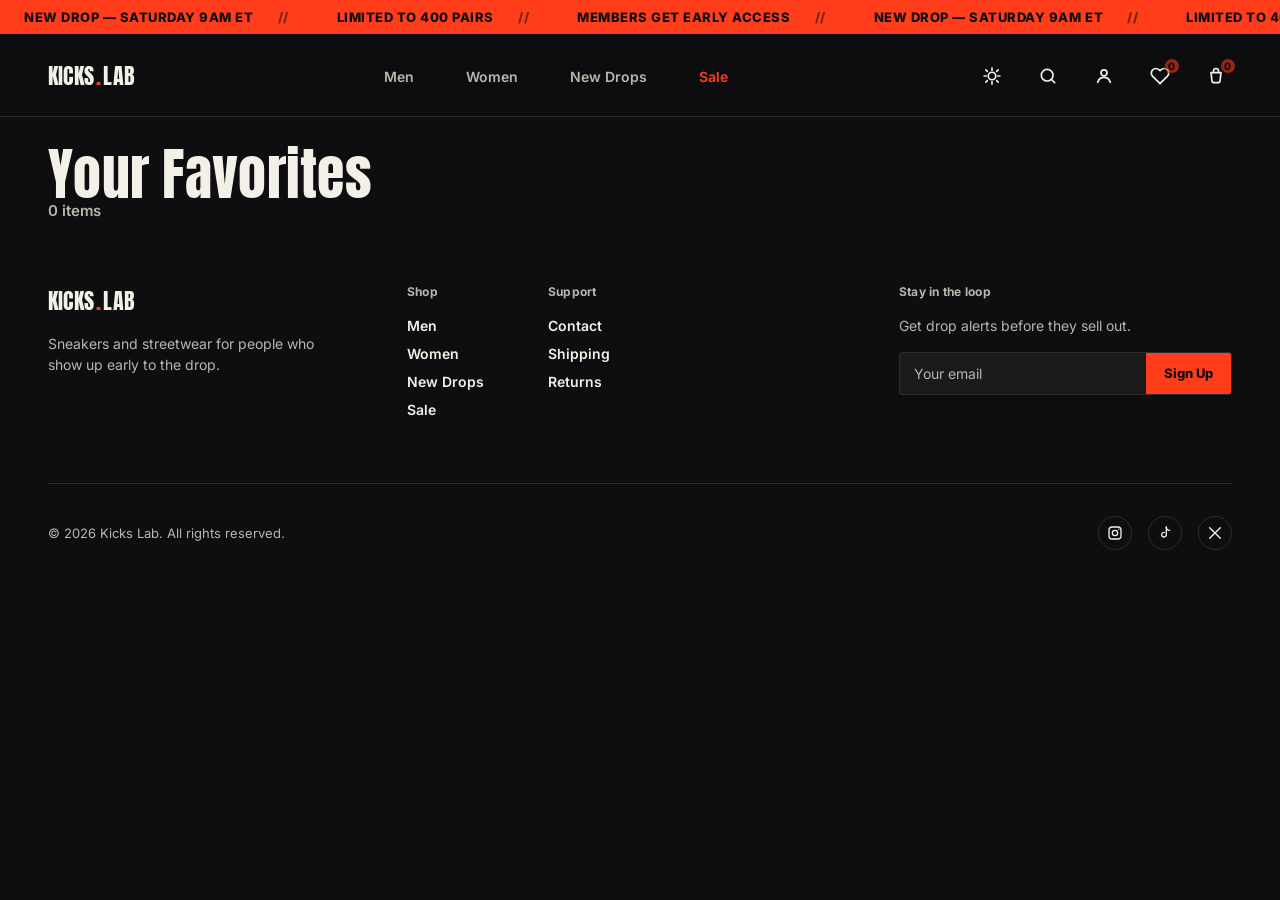
<file: favorites.html>
<head>
  <script>
    (function(){
      try{
        var t = localStorage.getItem('kl-theme');
        if(t) document.documentElement.setAttribute('data-theme', t);
      }catch(e){}
    })();
  </script>

<meta charset="UTF-8">
<meta name="viewport" content="width=device-width, initial-scale=1.0">
<title>Your Favorites — Kicks Lab</title>
<link rel="preconnect" href="https://fonts.googleapis.com">
<link rel="preconnect" href="https://fonts.gstatic.com" crossorigin>
<link href="https://fonts.googleapis.com/css2?family=Anton&family=Inter:wght@400;500;600;700;800&display=swap" rel="stylesheet">
<link rel="stylesheet" href="store.css">
<style>

  a.icon-btn{ text-decoration:none; }
  :root, :root[data-theme="dark"]{
    --bg:#0E0E10;
    --surface:#1A1A1D;
    --surface-raised:#202023;
    --border:#2C2C30;
    --text:#F3F0E8;
    --text-dim:#B9B6AE;
    --accent:#FF3D1A;
    --accent-dim:#3A1B12;
    --accent-contrast:#0E0E10;
    --accent-text:#FF5A3A;
    --shadow:0 12px 28px rgba(0,0,0,0.35);
    --radius-sm:3px;
    --radius-pill:999px;
    --sp-1:8px;
    --sp-2:16px;
    --sp-3:24px;
    --sp-4:32px;
    --sp-6:48px;
    --sp-8:64px;
    --sp-12:96px;
  }

  :root[data-theme="light"]{
    --bg:#F7F5F0;
    --surface:#FFFFFF;
    --surface-raised:#FFFFFF;
    --border:#E3DFD5;
    --text:#161512;
    --text-dim:#6E6A61;
    --accent:#FF3D1A;
    --accent-dim:#FFE1D8;
    --accent-contrast:#0E0E10;
    --accent-text:#D42A0A;
    --shadow:0 12px 28px rgba(20,18,14,0.08);
  }

  *{box-sizing:border-box;}
  html{scroll-behavior:smooth;}
  body{
    margin:0;
    background:var(--bg);
    color:var(--text);
    font-family:'Inter',sans-serif;
    -webkit-font-smoothing:antialiased;
    transition:background 0.2s ease, color 0.2s ease;
  }

  @media (prefers-reduced-motion: reduce){
    *{animation:none !important; transition:none !important;}
  }

  a{color:inherit;text-decoration:none;}
  button{font-family:inherit;cursor:pointer;}

  :focus-visible{
    outline:2px solid var(--accent);
    outline-offset:3px;
  }

  .display{
    font-family:'Anton',sans-serif;
    font-weight:400;
    letter-spacing:0.005em;
    line-height:0.92;
  }

  /* ---------- marquee strip ---------- */
  .marquee{
    background:var(--accent);
    color:var(--accent-contrast);
    overflow:hidden;
    white-space:nowrap;
    border-bottom:1px solid var(--bg);
  }
  .marquee-track{
    display:inline-flex;
    animation:scroll 22s linear infinite;
  }
  .marquee span{
    font-weight:800;
    font-size:13px;
    letter-spacing:0.04em;
    padding:9px var(--sp-3);
    white-space:nowrap;
  }
  .marquee span::after{
    content:"//";
    margin-left:var(--sp-3);
    opacity:0.55;
  }
  @keyframes scroll{
    from{transform:translateX(0);}
    to{transform:translateX(-50%);}
  }

  /* ---------- nav ---------- */
  header.nav{
    display:flex;
    align-items:center;
    justify-content:space-between;
    padding:var(--sp-3) var(--sp-6);
    border-bottom:1px solid var(--border);
    position:sticky;
    top:0;
    z-index:40;
    background:color-mix(in srgb, var(--bg) 88%, transparent);
    backdrop-filter:blur(10px);
  }
  .logo{
    font-family:'Anton',sans-serif;
    font-size:22px;
    letter-spacing:0.01em;
    display:flex;
    align-items:baseline;
    gap:2px;
  }
  .logo .dot{color:var(--accent);transition:transform 0.2s ease;display:inline-block;}
  .logo:hover .dot{transform:scale(1.4);}

  .nav-links{
    display:flex;
    gap:var(--sp-6);
    list-style:none;
    margin:0;
    padding:0;
  }
  .nav-links a{
    font-size:14px;
    font-weight:600;
    color:var(--text-dim);
    position:relative;
    padding:4px 2px;
    transition:color 0.15s ease;
  }
  .nav-links a:hover{color:var(--text);}
  .nav-links a::before{
    content:"";
    position:absolute;
    left:0;right:0;
    bottom:-2px;
    height:2px;
    background:var(--text-dim);
    transform:scaleX(0);
    transform-origin:left;
    transition:transform 0.25s ease, background 0.15s ease;
  }
  .nav-links a:hover::before{transform:scaleX(1);}
  .nav-links a.sale::before{background:var(--accent);}
  .nav-links a.active{color:var(--text);}
  .nav-links a.active::after{
    content:"";
    position:absolute;
    left:0;right:0;
    bottom:-2px;
    height:2px;
    background:var(--accent);
  }
  .nav-links a.sale{color:var(--accent);}
  .nav-links a.sale:hover{color:#ff6a48;}

  .nav-actions{
    display:flex;
    align-items:center;
    gap:var(--sp-3);
  }
  .icon-btn{
    background:none;
    border:none;
    color:var(--text);
    padding:6px;
    display:flex;
    position:relative;
    border-radius:var(--radius-sm);
  }
  .icon-btn:hover{color:var(--accent);}
  .theme-toggle .icon-moon{display:none;}
  :root[data-theme="light"] .theme-toggle .icon-sun{display:none;}
  :root[data-theme="light"] .theme-toggle .icon-moon{display:block;}
  .cart-badge{
    position:absolute;
    top:-2px;
    right:-4px;
    background:var(--accent);
    color:var(--accent-contrast);
    font-size:10px;
    font-weight:800;
    min-width:16px;
    height:16px;
    border-radius:var(--radius-pill);
    display:flex;
    align-items:center;
    justify-content:center;
    padding:0 3px;
    border:1.5px solid var(--bg);
  }

  .nav-toggle{
    display:none;
    background:none;
    border:none;
    color:var(--text);
    padding:6px;
  }

  .btn-primary{
    position:relative;
    overflow:hidden;
    background:var(--accent);
    color:var(--accent-contrast);
    border:none;
    font-weight:800;
    font-size:15px;
    padding:16px 30px;
    border-radius:var(--radius-sm);
    transition:transform 0.15s ease, background 0.15s ease;
  }
  .btn-primary::before{
    content:"";
    position:absolute;
    top:0;
    left:-60%;
    width:40%;
    height:100%;
    background:linear-gradient(115deg, transparent, rgba(255,255,255,0.35), transparent);
    transform:skewX(-20deg);
    transition:left 0.5s ease;
  }
  .btn-primary:hover::before{left:130%;}
  .btn-primary:hover{
    background:#ff5636;
    transform:translateY(-2px);
  }
  .btn-primary:active{transform:translateY(0) scale(0.98);}
  /* ---------- footer ---------- */
  footer.site-footer{
    padding:var(--sp-8) var(--sp-6) var(--sp-4);
  }
  .footer-top{
    display:grid;
    grid-template-columns:1.4fr 2fr 1.4fr;
    gap:var(--sp-6);
    padding-bottom:var(--sp-8);
  }
  .footer-brand .logo{margin-bottom:var(--sp-2);}
  .footer-tagline{
    font-size:14px;
    color:var(--text-dim);
    max-width:32ch;
    line-height:1.5;
  }
  .footer-links{
    display:flex;
    gap:var(--sp-8);
  }
  .footer-col h3{
    font-size:12px;
    font-weight:700;
    color:var(--text-dim);
    margin:0 0 var(--sp-2);
    letter-spacing:0.02em;
  }
  .footer-col ul{
    list-style:none;
    margin:0;
    padding:0;
    display:flex;
    flex-direction:column;
    gap:var(--sp-1);
  }
  .footer-col a{
    font-size:14px;
    font-weight:600;
    color:var(--text);
  }
  .footer-col a:hover{color:var(--accent);}

  .footer-newsletter h3{
    font-size:12px;
    font-weight:700;
    color:var(--text-dim);
    margin:0 0 var(--sp-2);
    letter-spacing:0.02em;
  }
  .footer-newsletter p{
    font-size:14px;
    color:var(--text-dim);
    margin:0 0 var(--sp-2);
    line-height:1.5;
  }
  .newsletter-form{
    display:flex;
    border:1px solid var(--border);
    border-radius:var(--radius-sm);
    overflow:hidden;
    background:var(--surface);
  }
  .newsletter-form input{
    flex:1;
    background:none;
    border:none;
    color:var(--text);
    font-family:inherit;
    font-size:14px;
    padding:12px 14px;
    min-width:0;
  }
  .newsletter-form input::placeholder{color:var(--text-dim);}
  .newsletter-form input:focus{outline:none;}
  .newsletter-form button{
    background:var(--accent);
    color:var(--accent-contrast);
    border:none;
    font-weight:800;
    font-size:13px;
    padding:0 18px;
    white-space:nowrap;
  }
  .newsletter-form button:hover{background:#ff5636;}

  .footer-bottom{
    display:flex;
    align-items:center;
    justify-content:space-between;
    gap:var(--sp-3);
    padding-top:var(--sp-4);
    border-top:1px solid var(--border);
  }
  .footer-copy{
    font-size:13px;
    color:var(--text-dim);
  }
  .social-icons{
    display:flex;
    gap:var(--sp-2);
  }
  .social-icons a{
    width:34px;
    height:34px;
    border-radius:var(--radius-pill);
    border:1px solid var(--border);
    display:flex;
    align-items:center;
    justify-content:center;
    color:var(--text);
    transition:border-color 0.15s ease, color 0.15s ease, transform 0.15s ease;
  }
  .social-icons a:hover{
    border-color:var(--accent);
    color:var(--accent);
    transform:translateY(-2px);
  }

  .sr-only{
    position:absolute;
    width:1px;height:1px;
    margin:-1px;padding:0;
    overflow:hidden;
    clip:rect(0,0,0,0);
    white-space:nowrap;
    border:0;
  }

  .product-card{
    position:relative;
    display:flex;
    flex-direction:column;
    background:var(--surface);
    border:1px solid var(--border);
    border-radius:var(--radius-sm);
    transition:transform 0.28s cubic-bezier(0.22, 0.8, 0.3, 1), box-shadow 0.28s ease, border-color 0.28s ease;
  }
  .product-media{
    position:relative;
    aspect-ratio:1/1;
    background:var(--surface-raised);
    border-radius:2px 2px 0 0;
    overflow:hidden;
  }
  .product-media img{
    position:absolute;
    inset:0;
    width:100%;
    height:100%;
    object-fit:cover;
    transition:transform 0.5s ease;
  }

  /* badge: Sale is the accent (matches the Sale nav link), New is the neutral inverse */
  .product-badge{
    position:absolute;
    top:var(--sp-1);
    left:var(--sp-1);
    z-index:2;
    font-size:11px;
    font-weight:800;
    letter-spacing:0.02em;
    line-height:1;
    padding:5px 9px;
    border-radius:var(--radius-sm);
  }
  .product-badge.is-sale{background:var(--accent);color:var(--accent-contrast);}
  .product-badge.is-new{background:var(--text);color:var(--bg);}

  /* save (heart) */
  .save-btn{
    position:absolute;
    top:var(--sp-1);
    right:var(--sp-1);
    z-index:2;
    width:36px;
    height:36px;
    padding:0;
    border:none;
    border-radius:var(--radius-pill);
    display:grid;
    place-items:center;
    color:var(--text);
    background:color-mix(in srgb, var(--bg) 68%, transparent);
    -webkit-backdrop-filter:blur(8px);
    backdrop-filter:blur(8px);
    transition:background 0.15s ease, color 0.15s ease;
  }
  .save-btn svg{display:block;}
  .save-btn svg path{
    fill:transparent;
    stroke:currentColor;
    stroke-width:2;
    stroke-linejoin:round;
    transition:fill 0.15s ease;
  }
  .save-btn:hover{
    color:var(--accent);
    background:color-mix(in srgb, var(--bg) 88%, transparent);
  }
  .save-btn[aria-pressed="true"]{color:var(--accent);}
  .save-btn[aria-pressed="true"] svg path{fill:currentColor;}
  .save-btn.pop svg{animation:heartPop 0.35s ease;}
  @keyframes heartPop{
    0%{transform:scale(1);}
    40%{transform:scale(1.3);}
    100%{transform:scale(1);}
  }

  /* quick add: hidden until the card is hovered or keyboard-focused */
  .quick-add{
    position:absolute;
    left:var(--sp-1);
    right:var(--sp-1);
    bottom:var(--sp-1);
    z-index:2;
    height:42px;
    display:flex;
    align-items:center;
    justify-content:center;
    gap:8px;
    border:none;
    border-radius:var(--radius-sm);
    background:var(--text);
    color:var(--bg);
    font-size:13px;
    font-weight:800;
    letter-spacing:0.01em;
    opacity:0;
    transform:translateY(10px);
    pointer-events:none;
    transition:opacity 0.2s ease, transform 0.28s cubic-bezier(0.22, 0.8, 0.3, 1), background 0.15s ease, color 0.15s ease;
  }
  .quick-add svg{display:block;}
  .quick-add:hover,
  .quick-add:focus-visible,
  .quick-add.added{
    background:var(--accent);
    color:var(--accent-contrast);
  }
  .quick-add:focus-visible{outline-offset:2px;}

  /* card lift + tinted shadow */
  @media (hover:hover){
    .product-card:hover{
      transform:translateY(-5px);
      border-color:color-mix(in srgb, var(--accent) 32%, var(--border));
      box-shadow:
        0 22px 34px -18px color-mix(in srgb, var(--accent) 38%, transparent),
        0 4px 12px -4px color-mix(in srgb, var(--accent) 14%, transparent);
    }
    .product-card:hover .product-media img{transform:scale(1.05);}
    .product-card:hover .quick-add{
      opacity:1;
      transform:translateY(0);
      pointer-events:auto;
    }
  }
  .product-card:has(:focus-visible){
    transform:translateY(-5px);
    border-color:color-mix(in srgb, var(--accent) 32%, var(--border));
    box-shadow:
      0 22px 34px -18px color-mix(in srgb, var(--accent) 38%, transparent),
      0 4px 12px -4px color-mix(in srgb, var(--accent) 14%, transparent);
  }
  .product-card:has(:focus-visible) .quick-add{
    opacity:1;
    transform:translateY(0);
    pointer-events:auto;
  }
  /* no hover on touch screens: keep Quick Add visible */
  @media (hover:none){
    .quick-add{
      opacity:1;
      transform:none;
      pointer-events:auto;
      height:38px;
    }
  }

  /* text */
  .product-info{
    display:flex;
    flex-direction:column;
    gap:var(--sp-1);
    padding:var(--sp-2);
  }
  .product-link{
    display:flex;
    flex-direction:column;
    gap:2px;
  }
  /* the whole card is one click target; heart and Quick Add sit above it */
  .product-link::after{
    content:"";
    position:absolute;
    inset:0;
    z-index:1;
  }
  .product-link:focus-visible{outline:none;}
  .product-card:has(.product-link:focus-visible){
    outline:2px solid var(--accent);
    outline-offset:3px;
  }
  .product-brand{
    font-size:12px;
    font-weight:600;
    color:var(--text-dim);
  }
  .product-name{
    font-size:15px;
    font-weight:700;
    line-height:1.25;
    color:var(--text);
  }
  .product-price{
    display:flex;
    align-items:baseline;
    gap:var(--sp-1);
    font-size:15px;
    font-weight:700;
    color:var(--text);
  }
  .product-price.on-sale .now{color:var(--accent-text);}
  .product-price .was{
    font-size:13px;
    font-weight:500;
    color:var(--text-dim);
    text-decoration:line-through;
  }

  @media (max-width:560px){
    .product-info{padding:12px;}
    .product-name{font-size:14px;}
    .product-price{font-size:14px;}
  }


  :root{--nav-h:82px;}

  /* ---------- page head ---------- */
  .cart-head{
    padding:var(--sp-4) var(--sp-6) 0;
  }
  .cart-head h1{
    margin:0;
    font-size:clamp(36px, 4.4vw, 56px);
    color:var(--text);
  }
  .cart-head .count{
    font-size:15px;
    font-weight:600;
    color:var(--text-dim);
  }

  /* ---------- layout ---------- */
  .cart-page{
    display:grid;
    grid-template-columns:minmax(0, 1.35fr) minmax(0, 0.65fr);
    align-items:start;
    gap:var(--sp-8);
    padding:var(--sp-3) var(--sp-6) var(--sp-8);
  }

  /* ---------- line items ---------- */
  .cart-items{
    display:flex;
    flex-direction:column;
  }
  .cart-item{
    display:grid;
    grid-template-columns:112px 1fr auto;
    gap:var(--sp-3);
    padding:var(--sp-3) 0;
    border-bottom:1px solid var(--border);
  }
  .cart-item:first-child{padding-top:0;}
  .item-media{
    position:relative;
    width:112px;
    aspect-ratio:1/1;
    background:var(--surface-raised);
    border:1px solid var(--border);
    border-radius:var(--radius-sm);
    overflow:hidden;
  }
  .item-media img{
    position:absolute;
    inset:0;
    width:100%;
    height:100%;
    object-fit:cover;
  }
  .item-body{
    display:flex;
    flex-direction:column;
    min-width:0;
  }
  .item-brand{
    font-size:12px;
    font-weight:700;
    color:var(--text-dim);
  }
  .item-name{
    margin:2px 0 0;
    font-size:17px;
    font-weight:700;
    color:var(--text);
  }
  .item-meta{
    margin-top:4px;
    font-size:13px;
    font-weight:600;
    color:var(--text-dim);
  }
  .item-controls{
    display:flex;
    align-items:center;
    gap:var(--sp-3);
    margin-top:auto;
    padding-top:var(--sp-2);
  }
  .stepper{
    display:inline-flex;
    align-items:stretch;
    background:var(--surface);
    border:1px solid var(--border);
    border-radius:var(--radius-sm);
    overflow:hidden;
  }
  .step-btn{
    width:36px;
    height:36px;
    display:grid;
    place-items:center;
    padding:0;
    background:none;
    border:none;
    color:var(--text);
    transition:background 0.15s ease;
  }
  .step-btn:hover:not(:disabled){background:color-mix(in srgb, var(--text) 8%, transparent);}
  .step-btn:disabled{opacity:0.35;cursor:not-allowed;}
  .step-btn:focus-visible{outline-offset:-3px;}
  .qty-input{
    width:40px;
    padding:0;
    text-align:center;
    background:none;
    border:none;
    border-left:1px solid var(--border);
    border-right:1px solid var(--border);
    color:var(--text);
    font-family:inherit;
    font-size:14px;
    font-weight:700;
    -moz-appearance:textfield;
    appearance:textfield;
  }
  .qty-input::-webkit-outer-spin-button,
  .qty-input::-webkit-inner-spin-button{-webkit-appearance:none;margin:0;}
  .qty-input:focus-visible{outline-offset:-3px;}

  .item-side{
    display:flex;
    flex-direction:column;
    align-items:flex-end;
    justify-content:space-between;
    gap:var(--sp-2);
  }
  .remove-btn{
    width:32px;
    height:32px;
    display:grid;
    place-items:center;
    padding:0;
    background:none;
    border:none;
    border-radius:var(--radius-sm);
    color:var(--text-dim);
    transition:color 0.15s ease, background 0.15s ease;
  }
  .remove-btn:hover{color:var(--accent-text);background:color-mix(in srgb, var(--accent) 10%, transparent);}
  .remove-btn svg{display:block;}
  .item-price{
    text-align:right;
    font-size:17px;
    font-weight:700;
    color:var(--text);
  }
  .item-price .was{
    display:block;
    font-size:13px;
    font-weight:500;
    color:var(--text-dim);
    text-decoration:line-through;
  }

  .cart-item.removing{
    animation:itemOut 0.28s ease forwards;
  }
  @keyframes itemOut{
    to{ opacity:0; transform:translateX(12px); }
  }

  /* ---------- empty state ---------- */
  .cart-empty{
    display:none;
    flex-direction:column;
    align-items:flex-start;
    gap:var(--sp-2);
    padding:var(--sp-6) 0;
  }
  .cart-empty p{
    margin:0;
    font-size:15px;
    color:var(--text-dim);
  }
  .cart-page.is-empty .cart-items{display:none;}
  .cart-page.is-empty .cart-empty{display:flex;}

  /* ---------- order summary ---------- */
  .summary{
    position:sticky;
    top:calc(var(--nav-h) + var(--sp-3));
    background:var(--surface);
    border:1px solid var(--border);
    border-radius:var(--radius-sm);
    padding:var(--sp-3);
    display:flex;
    flex-direction:column;
  }
  .summary h2{
    margin:0 0 var(--sp-2);
    font-size:20px;
    color:var(--text);
  }
  .summary-row{
    display:flex;
    align-items:baseline;
    justify-content:space-between;
    padding:var(--sp-1) 0;
    font-size:14px;
    font-weight:600;
    color:var(--text-dim);
  }
  .summary-row span:last-child{color:var(--text);}
  .summary-row.discount span:last-child{color:var(--accent-text);}
  .summary-row[hidden]{display:none;}
  .summary-row.total{
    margin-top:var(--sp-1);
    padding-top:var(--sp-2);
    border-top:1px solid var(--border);
    font-size:16px;
    font-weight:800;
    color:var(--text);
  }
  .summary-row.total span:last-child{
    font-family:'Anton',sans-serif;
    font-size:22px;
    color:var(--text);
  }
  .summary-note{
    margin:0;
    font-size:12px;
    color:var(--text-dim);
  }

  .promo{
    display:flex;
    gap:8px;
    margin:var(--sp-2) 0;
  }
  .promo input{
    flex:1;
    min-width:0;
    height:44px;
    padding:0 var(--sp-2);
    background:var(--bg);
    border:1px solid var(--border);
    border-radius:var(--radius-sm);
    color:var(--text);
    font-family:inherit;
    font-size:14px;
  }
  .promo input::placeholder{color:var(--text-dim);}
  .promo input:focus-visible{outline:2px solid var(--accent);outline-offset:1px;}
  .promo-apply{
    height:44px;
    padding:0 var(--sp-2);
    background:none;
    border:1px solid var(--border);
    border-radius:var(--radius-sm);
    color:var(--text);
    font-size:13px;
    font-weight:700;
    white-space:nowrap;
    transition:border-color 0.15s ease, color 0.15s ease;
  }
  .promo-apply:hover{border-color:var(--text);}
  .promo-status{
    margin:0 0 var(--sp-1);
    font-size:13px;
    font-weight:600;
    min-height:18px;
  }
  .promo-status.ok{color:var(--accent-text);}
  .promo-status.err{color:var(--accent-text);}

  .summary .btn-primary{
    width:100%;
    height:56px;
    margin-top:var(--sp-2);
    font-size:16px;
  }
  .summary .btn-primary.added{background:var(--text);color:var(--bg);}

  /* ---------- you might also like ---------- */
  .also-like{
    padding:0 var(--sp-6) var(--sp-8);
    border-top:1px solid var(--border);
  }
  .also-like-head{
    display:flex;
    align-items:baseline;
    justify-content:space-between;
    padding:var(--sp-6) 0 var(--sp-3);
  }
  .also-like-head h2{
    margin:0;
    font-size:clamp(24px, 2.8vw, 32px);
    color:var(--text);
  }
  .also-row{
    display:grid;
    grid-template-columns:repeat(2, minmax(0, 320px));
    gap:var(--sp-3);
  }

  /* ---------- responsive ---------- */
  @media (max-width:900px){
    .nav-links{
      position:absolute;
      top:100%;left:0;right:0;
      background:var(--bg);
      flex-direction:column;
      gap:0;
      border-bottom:1px solid var(--border);
      display:none;
    }
    .nav-links.open{display:flex;}
    .nav-links a{padding:var(--sp-2) var(--sp-6);width:100%;}
    .nav-links a.active::after{display:none;}
    .nav-toggle{display:block;}

    .cart-head{padding:var(--sp-3) var(--sp-4) 0;}
    .cart-page{
      grid-template-columns:1fr;
      gap:var(--sp-4);
      padding:var(--sp-2) var(--sp-4) var(--sp-6);
    }
    .summary{position:static;}
    .cart-item{grid-template-columns:84px 1fr;}
    .item-media{width:84px;}
    .item-side{
      grid-column:1/-1;
      flex-direction:row-reverse;
      align-items:center;
      justify-content:space-between;
    }
    .item-price{text-align:left;}

    .also-like{padding:0 var(--sp-4) var(--sp-6);}
    .also-row{grid-template-columns:repeat(2, 1fr);gap:var(--sp-2);}

    .footer-top{grid-template-columns:1fr;gap:var(--sp-6);}
    .footer-links{gap:var(--sp-4);}
    .footer-bottom{flex-direction:column;align-items:flex-start;gap:var(--sp-3);}
  }
  @media (max-width:520px){
    .also-row{grid-template-columns:1fr;}
  }
</style>
</head>
<body>

<div class="marquee" aria-hidden="true">
    <div class="marquee-track">
      <span>NEW DROP — SATURDAY 9AM ET</span>
      <span>LIMITED TO 400 PAIRS</span>
      <span>MEMBERS GET EARLY ACCESS</span>
      <span>NEW DROP — SATURDAY 9AM ET</span>
      <span>LIMITED TO 400 PAIRS</span>
      <span>MEMBERS GET EARLY ACCESS</span>
    </div>
  </div>

  <header class="nav">
    <a href="index.html" class="logo">KICKS<span class="dot">.</span>LAB</a>

    <button class="nav-toggle" aria-label="Toggle menu" onclick="document.querySelector('.nav-links').classList.toggle('open')">
      <svg width="22" height="22" viewBox="0 0 24 24" fill="none"><path d="M3 6h18M3 12h18M3 18h18" stroke="currentColor" stroke-width="2" stroke-linecap="round"/></svg>
    </button>

    <!--
      Department links point to the Shop page with a `dept` query param
      (men / women / new / sale). shop.html doesn't read this param yet —
      when wiring up real filtering, parse it on load and pre-check the
      matching Brand/Category filter(s) plus update the results count.
    -->
    <ul class="nav-links">
      <li><a href="shop.html?dept=men">Men</a></li>
      <li><a href="shop.html?dept=women">Women</a></li>
      <li><a href="shop.html?dept=new">New Drops</a></li>
      <li><a href="shop.html?dept=sale" class="sale">Sale</a></li>
    </ul>

    <div class="nav-actions">
      <button class="icon-btn theme-toggle" aria-label="Toggle light and dark mode" onclick="toggleTheme()">
        <svg class="icon-sun" width="20" height="20" viewBox="0 0 24 24" fill="none"><circle cx="12" cy="12" r="4.5" stroke="currentColor" stroke-width="2"/><path d="M12 2.5v2.5M12 19v2.5M4.6 4.6l1.8 1.8M17.6 17.6l1.8 1.8M2.5 12H5M19 12h2.5M4.6 19.4l1.8-1.8M17.6 6.4l1.8-1.8" stroke="currentColor" stroke-width="2" stroke-linecap="round"/></svg>
        <svg class="icon-moon" width="20" height="20" viewBox="0 0 24 24" fill="none"><path d="M20 14.5A8.5 8.5 0 1 1 9.5 4a7 7 0 0 0 10.5 10.5z" stroke="currentColor" stroke-width="2" stroke-linejoin="round"/></svg>
      </button>
      <button class="icon-btn" aria-label="Search">
        <svg width="20" height="20" viewBox="0 0 24 24" fill="none"><circle cx="11" cy="11" r="7" stroke="currentColor" stroke-width="2"/><path d="M20 20l-3.5-3.5" stroke="currentColor" stroke-width="2" stroke-linecap="round"/></svg>
      </button>
      <div class="account-wrap">
        <button class="icon-btn account-btn" id="account-btn" aria-haspopup="true" aria-expanded="false" aria-label="Account">
          <svg width="20" height="20" viewBox="0 0 24 24" fill="none"><circle cx="12" cy="8.2" r="3.6" stroke="currentColor" stroke-width="2"/><path d="M4.4 19.6c1.3-3.9 4.1-5.9 7.6-5.9s6.3 2 7.6 5.9" stroke="currentColor" stroke-width="2" stroke-linecap="round"/></svg>
        </button>
        <div class="account-panel" id="account-panel" hidden></div>
      </div>
      <a href="favorites.html" class="icon-btn" aria-label="Favorites, 0 items">
        <svg width="20" height="20" viewBox="0 0 24 24" fill="none"><path d="M20.84 4.61a5.5 5.5 0 0 0-7.78 0L12 5.67l-1.06-1.06a5.5 5.5 0 0 0-7.78 7.78l1.06 1.06L12 21.23l7.78-7.78 1.06-1.06a5.5 5.5 0 0 0 0-7.78z" stroke="currentColor" stroke-width="2" stroke-linejoin="round"/></svg>
        <span class="fav-badge">0</span>
      </a>
      <a href="cart.html" class="icon-btn" aria-label="Cart, 0 items">
        <svg width="20" height="20" viewBox="0 0 24 24" fill="none"><path d="M6 8h12l-1.2 10.2a2 2 0 01-2 1.8H9.2a2 2 0 01-2-1.8L6 8z" stroke="currentColor" stroke-width="2" stroke-linejoin="round"/><path d="M9 8V6a3 3 0 016 0v2" stroke="currentColor" stroke-width="2"/></svg>
        <span class="cart-badge">0</span>
      </a>
    </div>
  </header>

<main>
  <div class="cart-head">
    <h1 class="display">Your Favorites</h1>
    <span class="count" id="fav-count">0 items</span>
  </div>

  <div id="fav-wrap">
    <div class="shop-grid" id="fav-grid" style="padding:0 var(--sp-6) var(--sp-8);"></div>
    <div class="cart-empty" id="fav-empty">
      <p>You haven't saved anything yet.</p>
      <a href="shop.html" class="btn-primary">Browse the shop</a>
    </div>
  </div>
</main>

<footer class="site-footer">
    <div class="footer-top">
      <div class="footer-brand">
        <a href="index.html" class="logo">KICKS<span class="dot">.</span>LAB</a>
        <p class="footer-tagline">Sneakers and streetwear for people who show up early to the drop.</p>
      </div>

      <div class="footer-links">
        <div class="footer-col">
          <h3>Shop</h3>
          <ul>
            <li><a href="#">Men</a></li>
            <li><a href="#">Women</a></li>
            <li><a href="#">New Drops</a></li>
            <li><a href="#">Sale</a></li>
          </ul>
        </div>
        <div class="footer-col">
          <h3>Support</h3>
          <ul>
            <li><a href="#">Contact</a></li>
            <li><a href="#">Shipping</a></li>
            <li><a href="#">Returns</a></li>
          </ul>
        </div>
      </div>

      <div class="footer-newsletter">
        <h3>Stay in the loop</h3>
        <p>Get drop alerts before they sell out.</p>
        <form class="newsletter-form" onsubmit="return false;">
          <label for="footer-email" class="sr-only" style="position:absolute;width:1px;height:1px;overflow:hidden;clip:rect(0,0,0,0);">Email address</label>
          <input id="footer-email" type="email" placeholder="Your email" required>
          <button type="submit">Sign Up</button>
        </form>
      </div>
    </div>

    <div class="footer-bottom">
      <span class="footer-copy">© 2026 Kicks Lab. All rights reserved.</span>
      <div class="social-icons">
        <a href="#" aria-label="Instagram">
          <svg width="16" height="16" viewBox="0 0 24 24" fill="none"><rect x="3" y="3" width="18" height="18" rx="5" stroke="currentColor" stroke-width="2"/><circle cx="12" cy="12" r="4" stroke="currentColor" stroke-width="2"/><circle cx="17.5" cy="6.5" r="1" fill="currentColor"/></svg>
        </a>
        <a href="#" aria-label="TikTok">
          <svg width="16" height="16" viewBox="0 0 24 24" fill="none"><path d="M14 3v11.5a3.5 3.5 0 1 1-3-3.46" stroke="currentColor" stroke-width="2" stroke-linecap="round" stroke-linejoin="round"/><path d="M14 3a5 5 0 0 0 5 5" stroke="currentColor" stroke-width="2" stroke-linecap="round" stroke-linejoin="round"/></svg>
        </a>
        <a href="#" aria-label="X">
          <svg width="16" height="16" viewBox="0 0 24 24" fill="none"><path d="M4 4l16 16M20 4L4 20" stroke="currentColor" stroke-width="2" stroke-linecap="round"/></svg>
        </a>
      </div>
    </div>
  </footer>

<div id="cart-status" class="sr-only" role="status" aria-live="polite"></div>

  <script src="store.js"></script>
  <script>
    (function(){
      const grid = document.getElementById('fav-grid');
      const empty = document.getElementById('fav-empty');
      const countEl = document.getElementById('fav-count');
      const status = document.getElementById('cart-status');

      const heartSvg = '<svg width="20" height="20" viewBox="0 0 24 24" fill="none" aria-hidden="true"><path d="M20.84 4.61a5.5 5.5 0 0 0-7.78 0L12 5.67l-1.06-1.06a5.5 5.5 0 0 0-7.78 7.78l1.06 1.06L12 21.23l7.78-7.78 1.06-1.06a5.5 5.5 0 0 0 0-7.78z"/></svg>';
      const plusSvg = '<svg width="14" height="14" viewBox="0 0 24 24" fill="none" aria-hidden="true"><path d="M12 5v14M5 12h14" stroke="currentColor" stroke-width="2.5" stroke-linecap="round"/></svg>';

      function cardHtml(p){
        return '<article class="product-card kl-reveal" data-id="' + p.id + '" data-brand="' + p.brand + '" data-name="' + p.name + '" data-price="' + p.price + '" data-image="' + p.image + '" data-href="' + p.href + '">' +
          '<div class="product-media">' +
            '<button type="button" class="save-btn" aria-pressed="true" aria-label="Remove ' + p.brand + ' ' + p.name + ' from favorites">' + heartSvg + '</button>' +
            '<img src="' + p.image + '" alt="' + p.brand + ' ' + p.name + '" loading="lazy">' +
            '<button type="button" class="quick-add" data-product="' + p.brand + ' ' + p.name + '">' + plusSvg + '<span class="quick-add-label">Quick Add</span></button>' +
          '</div>' +
          '<div class="product-info">' +
            '<a class="product-link" href="' + p.href + '"><span class="product-brand">' + p.brand + '</span><span class="product-name">' + p.name + '</span></a>' +
            '<div class="product-price"><span class="sr-only">Price </span><span class="now">$' + p.price.toFixed(2).replace(/\.00$/, '') + '</span></div>' +
          '</div>' +
        '</article>';
      }

      function render(){
        const items = KL.favItems();
        document.getElementById('fav-wrap').classList.toggle('is-empty', items.length === 0);
        empty.style.display = items.length === 0 ? '' : 'none';
        grid.style.display = items.length === 0 ? 'none' : '';
        countEl.textContent = items.length + (items.length === 1 ? ' item' : ' items');
        grid.innerHTML = items.map(cardHtml).join('');
        grid.querySelectorAll('.product-media img').forEach(function(img){
          const drop = function(){ img.remove(); };
          img.addEventListener('error', drop);
          if (img.complete && img.naturalWidth === 0) drop();
        });
      }

      grid.addEventListener('click', function(e){
        const card = e.target.closest('.product-card');
        if (!card) return;
        const save = e.target.closest('.save-btn');
        if (save){
          KL.toggleFav({ id: card.dataset.id });
          status.textContent = card.dataset.name + ' removed from favorites';
          KL.toast(card.dataset.brand + ' ' + card.dataset.name + ' removed from favorites.');
          render();
          return;
        }
        const add = e.target.closest('.quick-add');
        if (add && !add.classList.contains('added')){
          const label = add.querySelector('.quick-add-label');
          KL.addToCart({ id: card.dataset.id, brand: card.dataset.brand, name: card.dataset.name, size: 'One Size', price: parseFloat(card.dataset.price), image: card.dataset.image, href: card.dataset.href, qty: 1 });
          KL.toast(card.dataset.brand + ' ' + card.dataset.name + ' added to cart.');
          status.textContent = add.dataset.product + ' added to cart';
          add.classList.add('added'); label.textContent = 'Added';
          setTimeout(function(){ add.classList.remove('added'); label.textContent = 'Quick Add'; }, 1400);
        }
      });

      render();
    })();
  </script>

</body>
</html>
</file>
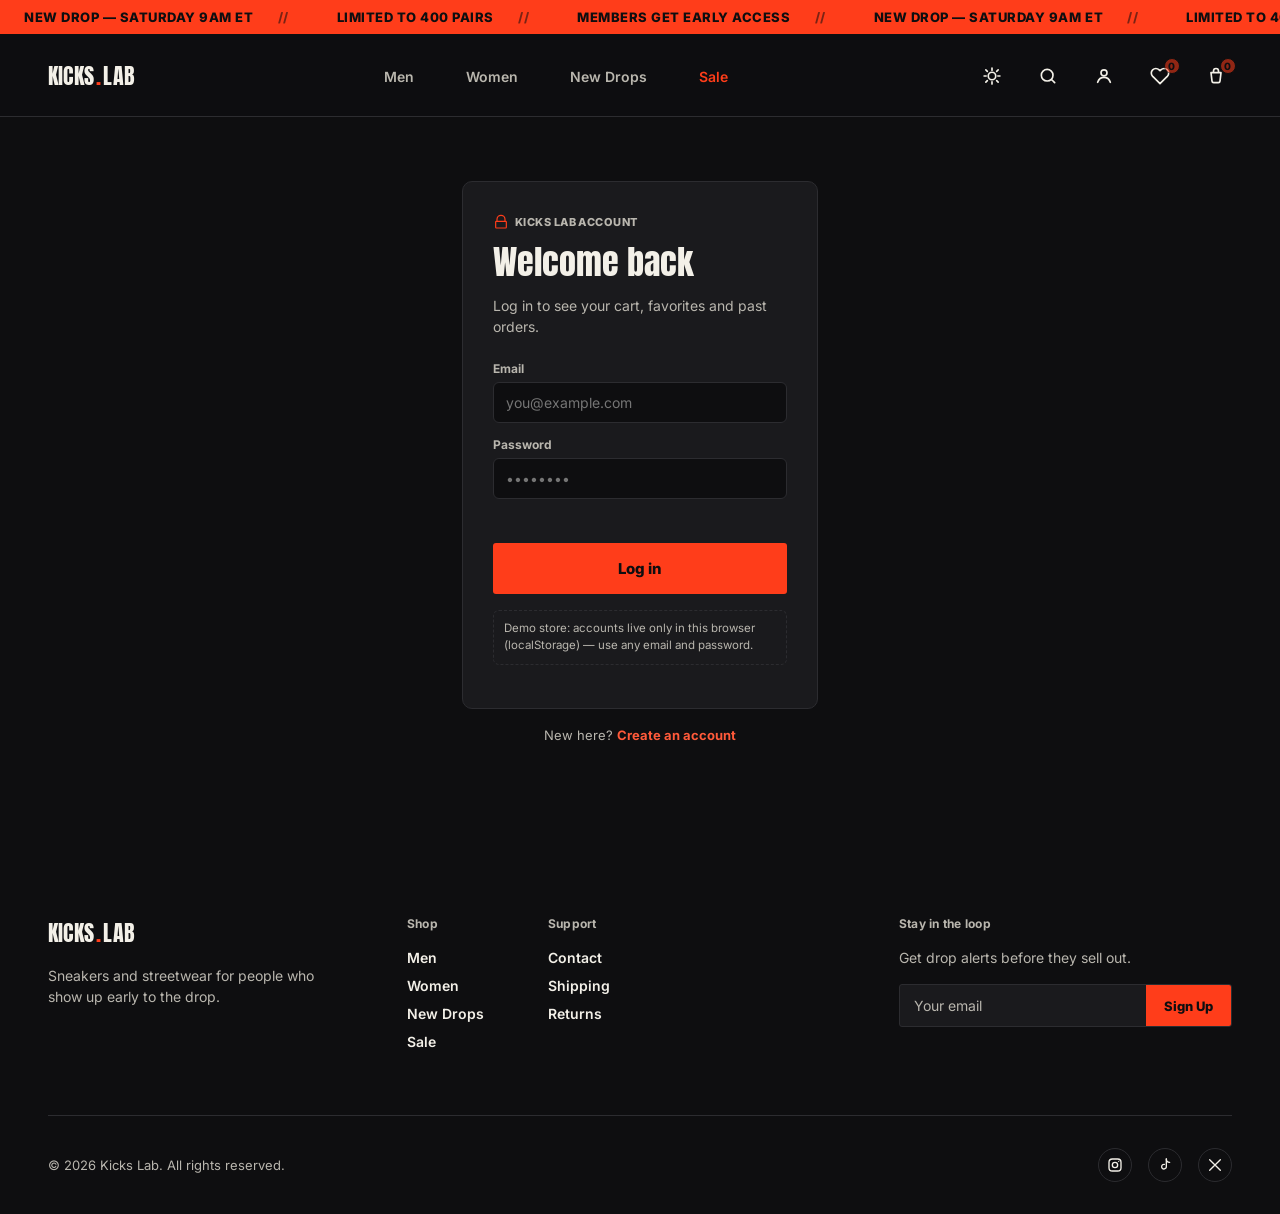
<file: login.html>
<head>
  <script>
    (function(){
      try{
        var t = localStorage.getItem('kl-theme');
        if(t) document.documentElement.setAttribute('data-theme', t);
      }catch(e){}
    })();
  </script>

<meta charset="UTF-8">
<meta name="viewport" content="width=device-width, initial-scale=1.0">
<title>Log In — Kicks Lab</title>
<link rel="preconnect" href="https://fonts.googleapis.com">
<link rel="preconnect" href="https://fonts.gstatic.com" crossorigin>
<link href="https://fonts.googleapis.com/css2?family=Anton&family=Inter:wght@400;500;600;700;800&display=swap" rel="stylesheet">
<link rel="stylesheet" href="store.css">
<style>

  a.icon-btn{ text-decoration:none; }
  :root, :root[data-theme="dark"]{
    --bg:#0E0E10;
    --surface:#1A1A1D;
    --surface-raised:#202023;
    --border:#2C2C30;
    --text:#F3F0E8;
    --text-dim:#B9B6AE;
    --accent:#FF3D1A;
    --accent-dim:#3A1B12;
    --accent-contrast:#0E0E10;
    --accent-text:#FF5A3A;
    --shadow:0 12px 28px rgba(0,0,0,0.35);
    --radius-sm:3px;
    --radius-pill:999px;
    --sp-1:8px;
    --sp-2:16px;
    --sp-3:24px;
    --sp-4:32px;
    --sp-6:48px;
    --sp-8:64px;
    --sp-12:96px;
  }

  :root[data-theme="light"]{
    --bg:#F7F5F0;
    --surface:#FFFFFF;
    --surface-raised:#FFFFFF;
    --border:#E3DFD5;
    --text:#161512;
    --text-dim:#6E6A61;
    --accent:#FF3D1A;
    --accent-dim:#FFE1D8;
    --accent-contrast:#0E0E10;
    --accent-text:#D42A0A;
    --shadow:0 12px 28px rgba(20,18,14,0.08);
  }

  *{box-sizing:border-box;}
  html{scroll-behavior:smooth;}
  body{
    margin:0;
    background:var(--bg);
    color:var(--text);
    font-family:'Inter',sans-serif;
    -webkit-font-smoothing:antialiased;
    transition:background 0.2s ease, color 0.2s ease;
  }

  @media (prefers-reduced-motion: reduce){
    *{animation:none !important; transition:none !important;}
  }

  a{color:inherit;text-decoration:none;}
  button{font-family:inherit;cursor:pointer;}

  :focus-visible{
    outline:2px solid var(--accent);
    outline-offset:3px;
  }

  .display{
    font-family:'Anton',sans-serif;
    font-weight:400;
    letter-spacing:0.005em;
    line-height:0.92;
  }

  /* ---------- marquee strip ---------- */
  .marquee{
    background:var(--accent);
    color:var(--accent-contrast);
    overflow:hidden;
    white-space:nowrap;
    border-bottom:1px solid var(--bg);
  }
  .marquee-track{
    display:inline-flex;
    animation:scroll 22s linear infinite;
  }
  .marquee span{
    font-weight:800;
    font-size:13px;
    letter-spacing:0.04em;
    padding:9px var(--sp-3);
    white-space:nowrap;
  }
  .marquee span::after{
    content:"//";
    margin-left:var(--sp-3);
    opacity:0.55;
  }
  @keyframes scroll{
    from{transform:translateX(0);}
    to{transform:translateX(-50%);}
  }

  /* ---------- nav ---------- */
  header.nav{
    display:flex;
    align-items:center;
    justify-content:space-between;
    padding:var(--sp-3) var(--sp-6);
    border-bottom:1px solid var(--border);
    position:sticky;
    top:0;
    z-index:40;
    background:color-mix(in srgb, var(--bg) 88%, transparent);
    backdrop-filter:blur(10px);
  }
  .logo{
    font-family:'Anton',sans-serif;
    font-size:22px;
    letter-spacing:0.01em;
    display:flex;
    align-items:baseline;
    gap:2px;
  }
  .logo .dot{color:var(--accent);transition:transform 0.2s ease;display:inline-block;}
  .logo:hover .dot{transform:scale(1.4);}

  .nav-links{
    display:flex;
    gap:var(--sp-6);
    list-style:none;
    margin:0;
    padding:0;
  }
  .nav-links a{
    font-size:14px;
    font-weight:600;
    color:var(--text-dim);
    position:relative;
    padding:4px 2px;
    transition:color 0.15s ease;
  }
  .nav-links a:hover{color:var(--text);}
  .nav-links a::before{
    content:"";
    position:absolute;
    left:0;right:0;
    bottom:-2px;
    height:2px;
    background:var(--text-dim);
    transform:scaleX(0);
    transform-origin:left;
    transition:transform 0.25s ease, background 0.15s ease;
  }
  .nav-links a:hover::before{transform:scaleX(1);}
  .nav-links a.sale::before{background:var(--accent);}
  .nav-links a.active{color:var(--text);}
  .nav-links a.active::after{
    content:"";
    position:absolute;
    left:0;right:0;
    bottom:-2px;
    height:2px;
    background:var(--accent);
  }
  .nav-links a.sale{color:var(--accent);}
  .nav-links a.sale:hover{color:#ff6a48;}

  .nav-actions{
    display:flex;
    align-items:center;
    gap:var(--sp-3);
  }
  .icon-btn{
    background:none;
    border:none;
    color:var(--text);
    padding:6px;
    display:flex;
    position:relative;
    border-radius:var(--radius-sm);
  }
  .icon-btn:hover{color:var(--accent);}
  .theme-toggle .icon-moon{display:none;}
  :root[data-theme="light"] .theme-toggle .icon-sun{display:none;}
  :root[data-theme="light"] .theme-toggle .icon-moon{display:block;}
  .cart-badge{
    position:absolute;
    top:-2px;
    right:-4px;
    background:var(--accent);
    color:var(--accent-contrast);
    font-size:10px;
    font-weight:800;
    min-width:16px;
    height:16px;
    border-radius:var(--radius-pill);
    display:flex;
    align-items:center;
    justify-content:center;
    padding:0 3px;
    border:1.5px solid var(--bg);
  }

  .nav-toggle{
    display:none;
    background:none;
    border:none;
    color:var(--text);
    padding:6px;
  }

  .btn-primary{
    position:relative;
    overflow:hidden;
    background:var(--accent);
    color:var(--accent-contrast);
    border:none;
    font-weight:800;
    font-size:15px;
    padding:16px 30px;
    border-radius:var(--radius-sm);
    transition:transform 0.15s ease, background 0.15s ease;
  }
  .btn-primary::before{
    content:"";
    position:absolute;
    top:0;
    left:-60%;
    width:40%;
    height:100%;
    background:linear-gradient(115deg, transparent, rgba(255,255,255,0.35), transparent);
    transform:skewX(-20deg);
    transition:left 0.5s ease;
  }
  .btn-primary:hover::before{left:130%;}
  .btn-primary:hover{
    background:#ff5636;
    transform:translateY(-2px);
  }
  .btn-primary:active{transform:translateY(0) scale(0.98);}
  /* ---------- footer ---------- */
  footer.site-footer{
    padding:var(--sp-8) var(--sp-6) var(--sp-4);
  }
  .footer-top{
    display:grid;
    grid-template-columns:1.4fr 2fr 1.4fr;
    gap:var(--sp-6);
    padding-bottom:var(--sp-8);
  }
  .footer-brand .logo{margin-bottom:var(--sp-2);}
  .footer-tagline{
    font-size:14px;
    color:var(--text-dim);
    max-width:32ch;
    line-height:1.5;
  }
  .footer-links{
    display:flex;
    gap:var(--sp-8);
  }
  .footer-col h3{
    font-size:12px;
    font-weight:700;
    color:var(--text-dim);
    margin:0 0 var(--sp-2);
    letter-spacing:0.02em;
  }
  .footer-col ul{
    list-style:none;
    margin:0;
    padding:0;
    display:flex;
    flex-direction:column;
    gap:var(--sp-1);
  }
  .footer-col a{
    font-size:14px;
    font-weight:600;
    color:var(--text);
  }
  .footer-col a:hover{color:var(--accent);}

  .footer-newsletter h3{
    font-size:12px;
    font-weight:700;
    color:var(--text-dim);
    margin:0 0 var(--sp-2);
    letter-spacing:0.02em;
  }
  .footer-newsletter p{
    font-size:14px;
    color:var(--text-dim);
    margin:0 0 var(--sp-2);
    line-height:1.5;
  }
  .newsletter-form{
    display:flex;
    border:1px solid var(--border);
    border-radius:var(--radius-sm);
    overflow:hidden;
    background:var(--surface);
  }
  .newsletter-form input{
    flex:1;
    background:none;
    border:none;
    color:var(--text);
    font-family:inherit;
    font-size:14px;
    padding:12px 14px;
    min-width:0;
  }
  .newsletter-form input::placeholder{color:var(--text-dim);}
  .newsletter-form input:focus{outline:none;}
  .newsletter-form button{
    background:var(--accent);
    color:var(--accent-contrast);
    border:none;
    font-weight:800;
    font-size:13px;
    padding:0 18px;
    white-space:nowrap;
  }
  .newsletter-form button:hover{background:#ff5636;}

  .footer-bottom{
    display:flex;
    align-items:center;
    justify-content:space-between;
    gap:var(--sp-3);
    padding-top:var(--sp-4);
    border-top:1px solid var(--border);
  }
  .footer-copy{
    font-size:13px;
    color:var(--text-dim);
  }
  .social-icons{
    display:flex;
    gap:var(--sp-2);
  }
  .social-icons a{
    width:34px;
    height:34px;
    border-radius:var(--radius-pill);
    border:1px solid var(--border);
    display:flex;
    align-items:center;
    justify-content:center;
    color:var(--text);
    transition:border-color 0.15s ease, color 0.15s ease, transform 0.15s ease;
  }
  .social-icons a:hover{
    border-color:var(--accent);
    color:var(--accent);
    transform:translateY(-2px);
  }

  .sr-only{
    position:absolute;
    width:1px;height:1px;
    margin:-1px;padding:0;
    overflow:hidden;
    clip:rect(0,0,0,0);
    white-space:nowrap;
    border:0;
  }

  .product-card{
    position:relative;
    display:flex;
    flex-direction:column;
    background:var(--surface);
    border:1px solid var(--border);
    border-radius:var(--radius-sm);
    transition:transform 0.28s cubic-bezier(0.22, 0.8, 0.3, 1), box-shadow 0.28s ease, border-color 0.28s ease;
  }
  .product-media{
    position:relative;
    aspect-ratio:1/1;
    background:var(--surface-raised);
    border-radius:2px 2px 0 0;
    overflow:hidden;
  }
  .product-media img{
    position:absolute;
    inset:0;
    width:100%;
    height:100%;
    object-fit:cover;
    transition:transform 0.5s ease;
  }

  /* badge: Sale is the accent (matches the Sale nav link), New is the neutral inverse */
  .product-badge{
    position:absolute;
    top:var(--sp-1);
    left:var(--sp-1);
    z-index:2;
    font-size:11px;
    font-weight:800;
    letter-spacing:0.02em;
    line-height:1;
    padding:5px 9px;
    border-radius:var(--radius-sm);
  }
  .product-badge.is-sale{background:var(--accent);color:var(--accent-contrast);}
  .product-badge.is-new{background:var(--text);color:var(--bg);}

  /* save (heart) */
  .save-btn{
    position:absolute;
    top:var(--sp-1);
    right:var(--sp-1);
    z-index:2;
    width:36px;
    height:36px;
    padding:0;
    border:none;
    border-radius:var(--radius-pill);
    display:grid;
    place-items:center;
    color:var(--text);
    background:color-mix(in srgb, var(--bg) 68%, transparent);
    -webkit-backdrop-filter:blur(8px);
    backdrop-filter:blur(8px);
    transition:background 0.15s ease, color 0.15s ease;
  }
  .save-btn svg{display:block;}
  .save-btn svg path{
    fill:transparent;
    stroke:currentColor;
    stroke-width:2;
    stroke-linejoin:round;
    transition:fill 0.15s ease;
  }
  .save-btn:hover{
    color:var(--accent);
    background:color-mix(in srgb, var(--bg) 88%, transparent);
  }
  .save-btn[aria-pressed="true"]{color:var(--accent);}
  .save-btn[aria-pressed="true"] svg path{fill:currentColor;}
  .save-btn.pop svg{animation:heartPop 0.35s ease;}
  @keyframes heartPop{
    0%{transform:scale(1);}
    40%{transform:scale(1.3);}
    100%{transform:scale(1);}
  }

  /* quick add: hidden until the card is hovered or keyboard-focused */
  .quick-add{
    position:absolute;
    left:var(--sp-1);
    right:var(--sp-1);
    bottom:var(--sp-1);
    z-index:2;
    height:42px;
    display:flex;
    align-items:center;
    justify-content:center;
    gap:8px;
    border:none;
    border-radius:var(--radius-sm);
    background:var(--text);
    color:var(--bg);
    font-size:13px;
    font-weight:800;
    letter-spacing:0.01em;
    opacity:0;
    transform:translateY(10px);
    pointer-events:none;
    transition:opacity 0.2s ease, transform 0.28s cubic-bezier(0.22, 0.8, 0.3, 1), background 0.15s ease, color 0.15s ease;
  }
  .quick-add svg{display:block;}
  .quick-add:hover,
  .quick-add:focus-visible,
  .quick-add.added{
    background:var(--accent);
    color:var(--accent-contrast);
  }
  .quick-add:focus-visible{outline-offset:2px;}

  /* card lift + tinted shadow */
  @media (hover:hover){
    .product-card:hover{
      transform:translateY(-5px);
      border-color:color-mix(in srgb, var(--accent) 32%, var(--border));
      box-shadow:
        0 22px 34px -18px color-mix(in srgb, var(--accent) 38%, transparent),
        0 4px 12px -4px color-mix(in srgb, var(--accent) 14%, transparent);
    }
    .product-card:hover .product-media img{transform:scale(1.05);}
    .product-card:hover .quick-add{
      opacity:1;
      transform:translateY(0);
      pointer-events:auto;
    }
  }
  .product-card:has(:focus-visible){
    transform:translateY(-5px);
    border-color:color-mix(in srgb, var(--accent) 32%, var(--border));
    box-shadow:
      0 22px 34px -18px color-mix(in srgb, var(--accent) 38%, transparent),
      0 4px 12px -4px color-mix(in srgb, var(--accent) 14%, transparent);
  }
  .product-card:has(:focus-visible) .quick-add{
    opacity:1;
    transform:translateY(0);
    pointer-events:auto;
  }
  /* no hover on touch screens: keep Quick Add visible */
  @media (hover:none){
    .quick-add{
      opacity:1;
      transform:none;
      pointer-events:auto;
      height:38px;
    }
  }

  /* text */
  .product-info{
    display:flex;
    flex-direction:column;
    gap:var(--sp-1);
    padding:var(--sp-2);
  }
  .product-link{
    display:flex;
    flex-direction:column;
    gap:2px;
  }
  /* the whole card is one click target; heart and Quick Add sit above it */
  .product-link::after{
    content:"";
    position:absolute;
    inset:0;
    z-index:1;
  }
  .product-link:focus-visible{outline:none;}
  .product-card:has(.product-link:focus-visible){
    outline:2px solid var(--accent);
    outline-offset:3px;
  }
  .product-brand{
    font-size:12px;
    font-weight:600;
    color:var(--text-dim);
  }
  .product-name{
    font-size:15px;
    font-weight:700;
    line-height:1.25;
    color:var(--text);
  }
  .product-price{
    display:flex;
    align-items:baseline;
    gap:var(--sp-1);
    font-size:15px;
    font-weight:700;
    color:var(--text);
  }
  .product-price.on-sale .now{color:var(--accent-text);}
  .product-price .was{
    font-size:13px;
    font-weight:500;
    color:var(--text-dim);
    text-decoration:line-through;
  }

  @media (max-width:560px){
    .product-info{padding:12px;}
    .product-name{font-size:14px;}
    .product-price{font-size:14px;}
  }


  :root{--nav-h:82px;}

  /* ---------- page head ---------- */
  .cart-head{
    padding:var(--sp-4) var(--sp-6) 0;
  }
  .cart-head h1{
    margin:0;
    font-size:clamp(36px, 4.4vw, 56px);
    color:var(--text);
  }
  .cart-head .count{
    font-size:15px;
    font-weight:600;
    color:var(--text-dim);
  }

  /* ---------- layout ---------- */
  .cart-page{
    display:grid;
    grid-template-columns:minmax(0, 1.35fr) minmax(0, 0.65fr);
    align-items:start;
    gap:var(--sp-8);
    padding:var(--sp-3) var(--sp-6) var(--sp-8);
  }

  /* ---------- line items ---------- */
  .cart-items{
    display:flex;
    flex-direction:column;
  }
  .cart-item{
    display:grid;
    grid-template-columns:112px 1fr auto;
    gap:var(--sp-3);
    padding:var(--sp-3) 0;
    border-bottom:1px solid var(--border);
  }
  .cart-item:first-child{padding-top:0;}
  .item-media{
    position:relative;
    width:112px;
    aspect-ratio:1/1;
    background:var(--surface-raised);
    border:1px solid var(--border);
    border-radius:var(--radius-sm);
    overflow:hidden;
  }
  .item-media img{
    position:absolute;
    inset:0;
    width:100%;
    height:100%;
    object-fit:cover;
  }
  .item-body{
    display:flex;
    flex-direction:column;
    min-width:0;
  }
  .item-brand{
    font-size:12px;
    font-weight:700;
    color:var(--text-dim);
  }
  .item-name{
    margin:2px 0 0;
    font-size:17px;
    font-weight:700;
    color:var(--text);
  }
  .item-meta{
    margin-top:4px;
    font-size:13px;
    font-weight:600;
    color:var(--text-dim);
  }
  .item-controls{
    display:flex;
    align-items:center;
    gap:var(--sp-3);
    margin-top:auto;
    padding-top:var(--sp-2);
  }
  .stepper{
    display:inline-flex;
    align-items:stretch;
    background:var(--surface);
    border:1px solid var(--border);
    border-radius:var(--radius-sm);
    overflow:hidden;
  }
  .step-btn{
    width:36px;
    height:36px;
    display:grid;
    place-items:center;
    padding:0;
    background:none;
    border:none;
    color:var(--text);
    transition:background 0.15s ease;
  }
  .step-btn:hover:not(:disabled){background:color-mix(in srgb, var(--text) 8%, transparent);}
  .step-btn:disabled{opacity:0.35;cursor:not-allowed;}
  .step-btn:focus-visible{outline-offset:-3px;}
  .qty-input{
    width:40px;
    padding:0;
    text-align:center;
    background:none;
    border:none;
    border-left:1px solid var(--border);
    border-right:1px solid var(--border);
    color:var(--text);
    font-family:inherit;
    font-size:14px;
    font-weight:700;
    -moz-appearance:textfield;
    appearance:textfield;
  }
  .qty-input::-webkit-outer-spin-button,
  .qty-input::-webkit-inner-spin-button{-webkit-appearance:none;margin:0;}
  .qty-input:focus-visible{outline-offset:-3px;}

  .item-side{
    display:flex;
    flex-direction:column;
    align-items:flex-end;
    justify-content:space-between;
    gap:var(--sp-2);
  }
  .remove-btn{
    width:32px;
    height:32px;
    display:grid;
    place-items:center;
    padding:0;
    background:none;
    border:none;
    border-radius:var(--radius-sm);
    color:var(--text-dim);
    transition:color 0.15s ease, background 0.15s ease;
  }
  .remove-btn:hover{color:var(--accent-text);background:color-mix(in srgb, var(--accent) 10%, transparent);}
  .remove-btn svg{display:block;}
  .item-price{
    text-align:right;
    font-size:17px;
    font-weight:700;
    color:var(--text);
  }
  .item-price .was{
    display:block;
    font-size:13px;
    font-weight:500;
    color:var(--text-dim);
    text-decoration:line-through;
  }

  .cart-item.removing{
    animation:itemOut 0.28s ease forwards;
  }
  @keyframes itemOut{
    to{ opacity:0; transform:translateX(12px); }
  }

  /* ---------- empty state ---------- */
  .cart-empty{
    display:none;
    flex-direction:column;
    align-items:flex-start;
    gap:var(--sp-2);
    padding:var(--sp-6) 0;
  }
  .cart-empty p{
    margin:0;
    font-size:15px;
    color:var(--text-dim);
  }
  .cart-page.is-empty .cart-items{display:none;}
  .cart-page.is-empty .cart-empty{display:flex;}

  /* ---------- order summary ---------- */
  .summary{
    position:sticky;
    top:calc(var(--nav-h) + var(--sp-3));
    background:var(--surface);
    border:1px solid var(--border);
    border-radius:var(--radius-sm);
    padding:var(--sp-3);
    display:flex;
    flex-direction:column;
  }
  .summary h2{
    margin:0 0 var(--sp-2);
    font-size:20px;
    color:var(--text);
  }
  .summary-row{
    display:flex;
    align-items:baseline;
    justify-content:space-between;
    padding:var(--sp-1) 0;
    font-size:14px;
    font-weight:600;
    color:var(--text-dim);
  }
  .summary-row span:last-child{color:var(--text);}
  .summary-row.discount span:last-child{color:var(--accent-text);}
  .summary-row[hidden]{display:none;}
  .summary-row.total{
    margin-top:var(--sp-1);
    padding-top:var(--sp-2);
    border-top:1px solid var(--border);
    font-size:16px;
    font-weight:800;
    color:var(--text);
  }
  .summary-row.total span:last-child{
    font-family:'Anton',sans-serif;
    font-size:22px;
    color:var(--text);
  }
  .summary-note{
    margin:0;
    font-size:12px;
    color:var(--text-dim);
  }

  .promo{
    display:flex;
    gap:8px;
    margin:var(--sp-2) 0;
  }
  .promo input{
    flex:1;
    min-width:0;
    height:44px;
    padding:0 var(--sp-2);
    background:var(--bg);
    border:1px solid var(--border);
    border-radius:var(--radius-sm);
    color:var(--text);
    font-family:inherit;
    font-size:14px;
  }
  .promo input::placeholder{color:var(--text-dim);}
  .promo input:focus-visible{outline:2px solid var(--accent);outline-offset:1px;}
  .promo-apply{
    height:44px;
    padding:0 var(--sp-2);
    background:none;
    border:1px solid var(--border);
    border-radius:var(--radius-sm);
    color:var(--text);
    font-size:13px;
    font-weight:700;
    white-space:nowrap;
    transition:border-color 0.15s ease, color 0.15s ease;
  }
  .promo-apply:hover{border-color:var(--text);}
  .promo-status{
    margin:0 0 var(--sp-1);
    font-size:13px;
    font-weight:600;
    min-height:18px;
  }
  .promo-status.ok{color:var(--accent-text);}
  .promo-status.err{color:var(--accent-text);}

  .summary .btn-primary{
    width:100%;
    height:56px;
    margin-top:var(--sp-2);
    font-size:16px;
  }
  .summary .btn-primary.added{background:var(--text);color:var(--bg);}

  /* ---------- you might also like ---------- */
  .also-like{
    padding:0 var(--sp-6) var(--sp-8);
    border-top:1px solid var(--border);
  }
  .also-like-head{
    display:flex;
    align-items:baseline;
    justify-content:space-between;
    padding:var(--sp-6) 0 var(--sp-3);
  }
  .also-like-head h2{
    margin:0;
    font-size:clamp(24px, 2.8vw, 32px);
    color:var(--text);
  }
  .also-row{
    display:grid;
    grid-template-columns:repeat(2, minmax(0, 320px));
    gap:var(--sp-3);
  }

  /* ---------- responsive ---------- */
  @media (max-width:900px){
    .nav-links{
      position:absolute;
      top:100%;left:0;right:0;
      background:var(--bg);
      flex-direction:column;
      gap:0;
      border-bottom:1px solid var(--border);
      display:none;
    }
    .nav-links.open{display:flex;}
    .nav-links a{padding:var(--sp-2) var(--sp-6);width:100%;}
    .nav-links a.active::after{display:none;}
    .nav-toggle{display:block;}

    .cart-head{padding:var(--sp-3) var(--sp-4) 0;}
    .cart-page{
      grid-template-columns:1fr;
      gap:var(--sp-4);
      padding:var(--sp-2) var(--sp-4) var(--sp-6);
    }
    .summary{position:static;}
    .cart-item{grid-template-columns:84px 1fr;}
    .item-media{width:84px;}
    .item-side{
      grid-column:1/-1;
      flex-direction:row-reverse;
      align-items:center;
      justify-content:space-between;
    }
    .item-price{text-align:left;}

    .also-like{padding:0 var(--sp-4) var(--sp-6);}
    .also-row{grid-template-columns:repeat(2, 1fr);gap:var(--sp-2);}

    .footer-top{grid-template-columns:1fr;gap:var(--sp-6);}
    .footer-links{gap:var(--sp-4);}
    .footer-bottom{flex-direction:column;align-items:flex-start;gap:var(--sp-3);}
  }
  @media (max-width:520px){
    .also-row{grid-template-columns:1fr;}
  }
</style>
</head>
<body>

<div class="marquee" aria-hidden="true">
    <div class="marquee-track">
      <span>NEW DROP — SATURDAY 9AM ET</span>
      <span>LIMITED TO 400 PAIRS</span>
      <span>MEMBERS GET EARLY ACCESS</span>
      <span>NEW DROP — SATURDAY 9AM ET</span>
      <span>LIMITED TO 400 PAIRS</span>
      <span>MEMBERS GET EARLY ACCESS</span>
    </div>
  </div>

  <header class="nav">
    <a href="index.html" class="logo">KICKS<span class="dot">.</span>LAB</a>

    <button class="nav-toggle" aria-label="Toggle menu" onclick="document.querySelector('.nav-links').classList.toggle('open')">
      <svg width="22" height="22" viewBox="0 0 24 24" fill="none"><path d="M3 6h18M3 12h18M3 18h18" stroke="currentColor" stroke-width="2" stroke-linecap="round"/></svg>
    </button>

    <!--
      Department links point to the Shop page with a `dept` query param
      (men / women / new / sale). shop.html doesn't read this param yet —
      when wiring up real filtering, parse it on load and pre-check the
      matching Brand/Category filter(s) plus update the results count.
    -->
    <ul class="nav-links">
      <li><a href="shop.html?dept=men">Men</a></li>
      <li><a href="shop.html?dept=women">Women</a></li>
      <li><a href="shop.html?dept=new">New Drops</a></li>
      <li><a href="shop.html?dept=sale" class="sale">Sale</a></li>
    </ul>

    <div class="nav-actions">
      <button class="icon-btn theme-toggle" aria-label="Toggle light and dark mode" onclick="toggleTheme()">
        <svg class="icon-sun" width="20" height="20" viewBox="0 0 24 24" fill="none"><circle cx="12" cy="12" r="4.5" stroke="currentColor" stroke-width="2"/><path d="M12 2.5v2.5M12 19v2.5M4.6 4.6l1.8 1.8M17.6 17.6l1.8 1.8M2.5 12H5M19 12h2.5M4.6 19.4l1.8-1.8M17.6 6.4l1.8-1.8" stroke="currentColor" stroke-width="2" stroke-linecap="round"/></svg>
        <svg class="icon-moon" width="20" height="20" viewBox="0 0 24 24" fill="none"><path d="M20 14.5A8.5 8.5 0 1 1 9.5 4a7 7 0 0 0 10.5 10.5z" stroke="currentColor" stroke-width="2" stroke-linejoin="round"/></svg>
      </button>
      <button class="icon-btn" aria-label="Search">
        <svg width="20" height="20" viewBox="0 0 24 24" fill="none"><circle cx="11" cy="11" r="7" stroke="currentColor" stroke-width="2"/><path d="M20 20l-3.5-3.5" stroke="currentColor" stroke-width="2" stroke-linecap="round"/></svg>
      </button>
      <div class="account-wrap">
        <button class="icon-btn account-btn" id="account-btn" aria-haspopup="true" aria-expanded="false" aria-label="Account">
          <svg width="20" height="20" viewBox="0 0 24 24" fill="none"><circle cx="12" cy="8.2" r="3.6" stroke="currentColor" stroke-width="2"/><path d="M4.4 19.6c1.3-3.9 4.1-5.9 7.6-5.9s6.3 2 7.6 5.9" stroke="currentColor" stroke-width="2" stroke-linecap="round"/></svg>
        </button>
        <div class="account-panel" id="account-panel" hidden></div>
      </div>
      <a href="favorites.html" class="icon-btn" aria-label="Favorites, 0 items">
        <svg width="20" height="20" viewBox="0 0 24 24" fill="none"><path d="M20.84 4.61a5.5 5.5 0 0 0-7.78 0L12 5.67l-1.06-1.06a5.5 5.5 0 0 0-7.78 7.78l1.06 1.06L12 21.23l7.78-7.78 1.06-1.06a5.5 5.5 0 0 0 0-7.78z" stroke="currentColor" stroke-width="2" stroke-linejoin="round"/></svg>
        <span class="fav-badge">0</span>
      </a>
      <a href="cart.html" class="icon-btn" aria-label="Cart, 0 items">
        <svg width="20" height="20" viewBox="0 0 24 24" fill="none"><path d="M6 8h12l-1.2 10.2a2 2 0 01-2 1.8H9.2a2 2 0 01-2-1.8L6 8z" stroke="currentColor" stroke-width="2" stroke-linejoin="round"/><path d="M9 8V6a3 3 0 016 0v2" stroke="currentColor" stroke-width="2"/></svg>
        <span class="cart-badge">0</span>
      </a>
    </div>
  </header>
  <div class="auth-shell">
    <div class="auth-card kl-reveal in-view">
      <div class="kl-modal-lockup"><svg width="16" height="16" viewBox="0 0 24 24" fill="none" aria-hidden="true"><path d="M6 11V8a6 6 0 0 1 12 0v3M5 11h14a1 1 0 0 1 1 1v8a1 1 0 0 1-1 1H5a1 1 0 0 1-1-1v-8a1 1 0 0 1 1-1z" stroke="currentColor" stroke-width="1.8" stroke-linecap="round" stroke-linejoin="round"/></svg><span style="font-size:11px;font-weight:800;letter-spacing:.04em;text-transform:uppercase;color:var(--text-dim);">Kicks Lab account</span></div>
      <h1>Welcome back</h1>
      <p class="auth-sub">Log in to see your cart, favorites and past orders.</p>
      <form id="auth-page-form" novalidate>
        <div class="kl-form-field">
          <label for="email">Email</label>
          <input id="email" name="email" type="email" autocomplete="email" placeholder="you@example.com">
        </div>
        <div class="kl-form-field">
          <label for="password">Password</label>
          <input id="password" name="password" type="password" autocomplete="current-password" placeholder="••••••••">
        </div>
        <p class="kl-form-error" id="auth-page-error"></p>
        <button type="submit" class="btn-primary kl-modal-submit">Log in</button>
      </form>
      <p class="kl-modal-demo">Demo store: accounts live only in this browser (localStorage) — use any email and password.</p>
    </div>
    <p class="auth-foot" id="auth-switch"></p>
  </div>
<footer class="site-footer">
    <div class="footer-top">
      <div class="footer-brand">
        <a href="index.html" class="logo">KICKS<span class="dot">.</span>LAB</a>
        <p class="footer-tagline">Sneakers and streetwear for people who show up early to the drop.</p>
      </div>

      <div class="footer-links">
        <div class="footer-col">
          <h3>Shop</h3>
          <ul>
            <li><a href="#">Men</a></li>
            <li><a href="#">Women</a></li>
            <li><a href="#">New Drops</a></li>
            <li><a href="#">Sale</a></li>
          </ul>
        </div>
        <div class="footer-col">
          <h3>Support</h3>
          <ul>
            <li><a href="#">Contact</a></li>
            <li><a href="#">Shipping</a></li>
            <li><a href="#">Returns</a></li>
          </ul>
        </div>
      </div>

      <div class="footer-newsletter">
        <h3>Stay in the loop</h3>
        <p>Get drop alerts before they sell out.</p>
        <form class="newsletter-form" onsubmit="return false;">
          <label for="footer-email" class="sr-only" style="position:absolute;width:1px;height:1px;overflow:hidden;clip:rect(0,0,0,0);">Email address</label>
          <input id="footer-email" type="email" placeholder="Your email" required>
          <button type="submit">Sign Up</button>
        </form>
      </div>
    </div>

    <div class="footer-bottom">
      <span class="footer-copy">© 2026 Kicks Lab. All rights reserved.</span>
      <div class="social-icons">
        <a href="#" aria-label="Instagram">
          <svg width="16" height="16" viewBox="0 0 24 24" fill="none"><rect x="3" y="3" width="18" height="18" rx="5" stroke="currentColor" stroke-width="2"/><circle cx="12" cy="12" r="4" stroke="currentColor" stroke-width="2"/><circle cx="17.5" cy="6.5" r="1" fill="currentColor"/></svg>
        </a>
        <a href="#" aria-label="TikTok">
          <svg width="16" height="16" viewBox="0 0 24 24" fill="none"><path d="M14 3v11.5a3.5 3.5 0 1 1-3-3.46" stroke="currentColor" stroke-width="2" stroke-linecap="round" stroke-linejoin="round"/><path d="M14 3a5 5 0 0 0 5 5" stroke="currentColor" stroke-width="2" stroke-linecap="round" stroke-linejoin="round"/></svg>
        </a>
        <a href="#" aria-label="X">
          <svg width="16" height="16" viewBox="0 0 24 24" fill="none"><path d="M4 4l16 16M20 4L4 20" stroke="currentColor" stroke-width="2" stroke-linecap="round"/></svg>
        </a>
      </div>
    </div>
  </footer>

<div id="cart-status" class="sr-only" role="status" aria-live="polite"></div>

  <script src="store.js"></script>
  <script>
    (function(){
      const params = new URLSearchParams(location.search);
      const redirect = params.get('redirect');
      const qs = redirect ? ('?redirect=' + encodeURIComponent(redirect)) : '';
      document.getElementById('auth-switch').innerHTML = 'New here? <a href="signup.html{redir}">Create an account</a>'.replace('{redir}', qs);

      if (KL.isAuthed()) { window.location.href = redirect || 'index.html'; return; }

      const form = document.getElementById('auth-page-form');
      const err = document.getElementById('auth-page-error');
      form.addEventListener('submit', function(e){
        e.preventDefault();
        err.textContent = '';
        const email = document.getElementById('email').value;
        const password = document.getElementById('password').value;
        let result;
        result = KL.login({ email: email, password: password });
        if (!result.ok){ err.textContent = result.error; return; }
        KL.toast('Signed in as ' + result.user.name + '.');
        setTimeout(function(){ window.location.href = redirect || 'index.html'; }, 400);
      });
    })();
  </script>

</body>
</html>
</file>
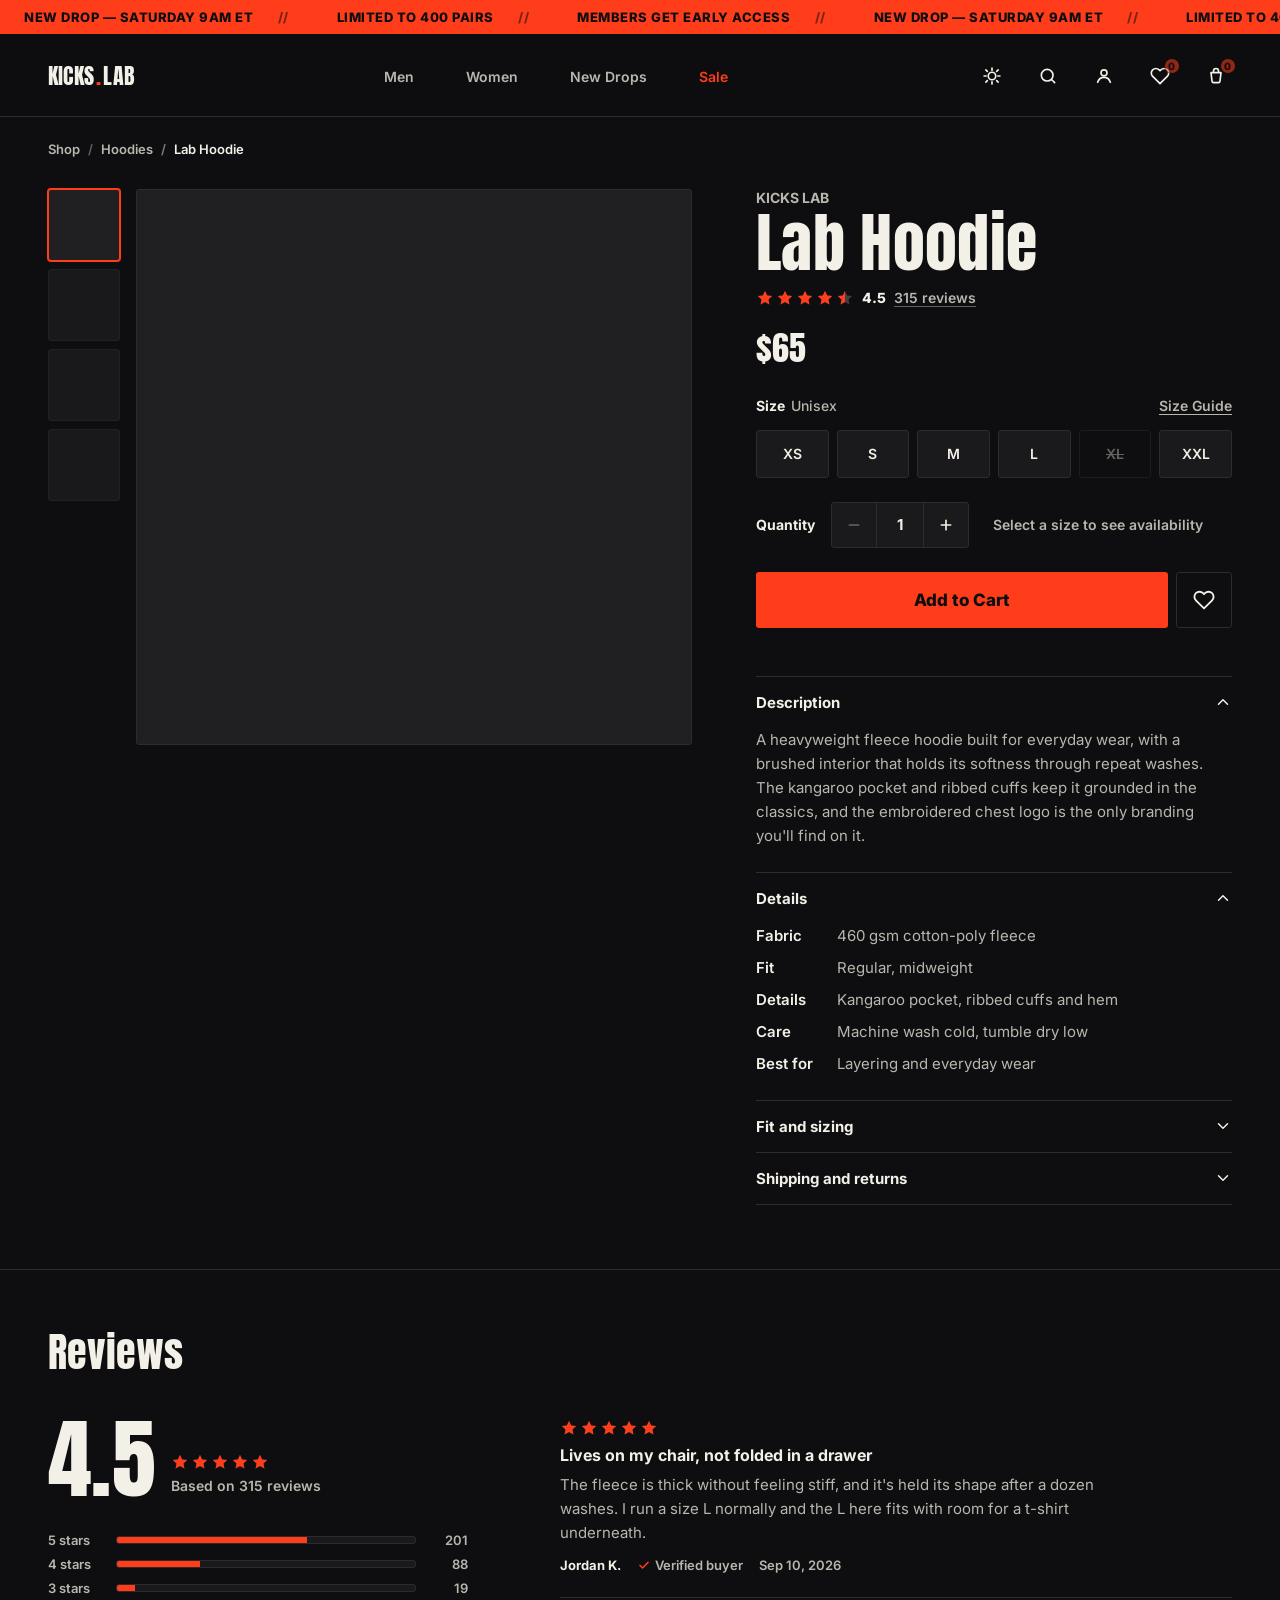
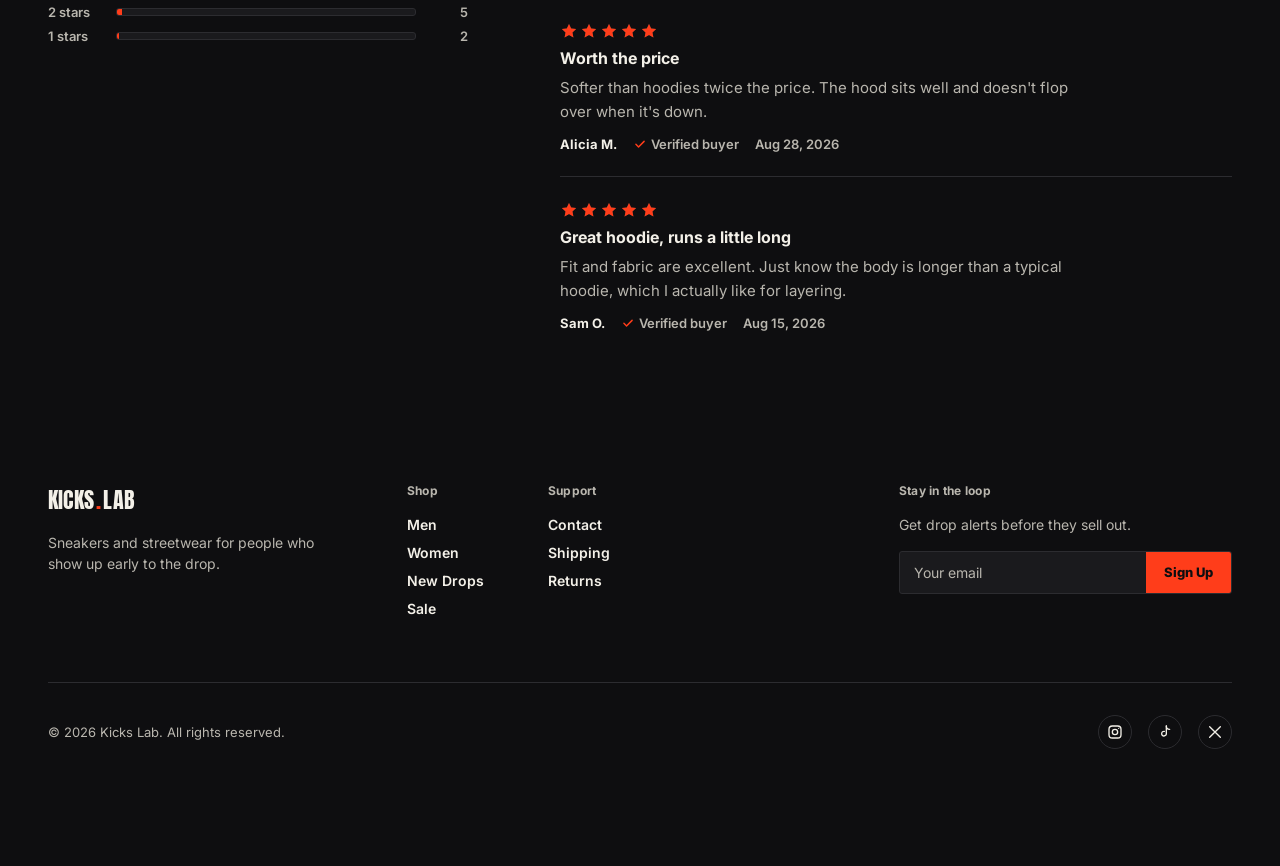
<file: product-lab-hoodie.html>
<!DOCTYPE html>
<html lang="en">
<head>
  <script>
    (function(){
      try{
        var t = localStorage.getItem('kl-theme');
        if(t) document.documentElement.setAttribute('data-theme', t);
      }catch(e){}
    })();
  </script>

<meta charset="UTF-8">
<meta name="viewport" content="width=device-width, initial-scale=1.0">
<title>Lab Hoodie — Kicks Lab</title>
<link rel="preconnect" href="https://fonts.googleapis.com">
<link rel="preconnect" href="https://fonts.gstatic.com" crossorigin>
<link href="https://fonts.googleapis.com/css2?family=Anton&family=Inter:wght@400;500;600;700;800&display=swap" rel="stylesheet">
<link rel="stylesheet" href="store.css">
<style>

  a.icon-btn{ text-decoration:none; }
  :root, :root[data-theme="dark"]{
    --bg:#0E0E10;
    --surface:#1A1A1D;
    --surface-raised:#202023;
    --border:#2C2C30;
    --text:#F3F0E8;
    --text-dim:#B9B6AE;
    --accent:#FF3D1A;
    --accent-dim:#3A1B12;
    --accent-contrast:#0E0E10;
    --accent-text:#FF5A3A;
    --shadow:0 12px 28px rgba(0,0,0,0.35);
    --radius-sm:3px;
    --radius-pill:999px;
    --sp-1:8px;
    --sp-2:16px;
    --sp-3:24px;
    --sp-4:32px;
    --sp-6:48px;
    --sp-8:64px;
    --sp-12:96px;
  }

  :root[data-theme="light"]{
    --bg:#F7F5F0;
    --surface:#FFFFFF;
    --surface-raised:#FFFFFF;
    --border:#E3DFD5;
    --text:#161512;
    --text-dim:#6E6A61;
    --accent:#FF3D1A;
    --accent-dim:#FFE1D8;
    --accent-contrast:#0E0E10;
    --accent-text:#D42A0A;
    --shadow:0 12px 28px rgba(20,18,14,0.08);
  }

  *{box-sizing:border-box;}
  html{scroll-behavior:smooth;}
  body{
    margin:0;
    background:var(--bg);
    color:var(--text);
    font-family:'Inter',sans-serif;
    -webkit-font-smoothing:antialiased;
    transition:background 0.2s ease, color 0.2s ease;
  }

  @media (prefers-reduced-motion: reduce){
    *{animation:none !important; transition:none !important;}
  }

  a{color:inherit;text-decoration:none;}
  button{font-family:inherit;cursor:pointer;}

  :focus-visible{
    outline:2px solid var(--accent);
    outline-offset:3px;
  }

  .display{
    font-family:'Anton',sans-serif;
    font-weight:400;
    letter-spacing:0.005em;
    line-height:0.92;
  }

  /* ---------- marquee strip ---------- */
  .marquee{
    background:var(--accent);
    color:var(--accent-contrast);
    overflow:hidden;
    white-space:nowrap;
    border-bottom:1px solid var(--bg);
  }
  .marquee-track{
    display:inline-flex;
    animation:scroll 22s linear infinite;
  }
  .marquee span{
    font-weight:800;
    font-size:13px;
    letter-spacing:0.04em;
    padding:9px var(--sp-3);
    white-space:nowrap;
  }
  .marquee span::after{
    content:"//";
    margin-left:var(--sp-3);
    opacity:0.55;
  }
  @keyframes scroll{
    from{transform:translateX(0);}
    to{transform:translateX(-50%);}
  }

  /* ---------- nav ---------- */
  header.nav{
    display:flex;
    align-items:center;
    justify-content:space-between;
    padding:var(--sp-3) var(--sp-6);
    border-bottom:1px solid var(--border);
    position:sticky;
    top:0;
    z-index:40;
    background:color-mix(in srgb, var(--bg) 88%, transparent);
    backdrop-filter:blur(10px);
  }
  .logo{
    font-family:'Anton',sans-serif;
    font-size:22px;
    letter-spacing:0.01em;
    display:flex;
    align-items:baseline;
    gap:2px;
  }
  .logo .dot{color:var(--accent);transition:transform 0.2s ease;display:inline-block;}
  .logo:hover .dot{transform:scale(1.4);}

  .nav-links{
    display:flex;
    gap:var(--sp-6);
    list-style:none;
    margin:0;
    padding:0;
  }
  .nav-links a{
    font-size:14px;
    font-weight:600;
    color:var(--text-dim);
    position:relative;
    padding:4px 2px;
    transition:color 0.15s ease;
  }
  .nav-links a:hover{color:var(--text);}
  .nav-links a::before{
    content:"";
    position:absolute;
    left:0;right:0;
    bottom:-2px;
    height:2px;
    background:var(--text-dim);
    transform:scaleX(0);
    transform-origin:left;
    transition:transform 0.25s ease, background 0.15s ease;
  }
  .nav-links a:hover::before{transform:scaleX(1);}
  .nav-links a.sale::before{background:var(--accent);}
  .nav-links a.active{color:var(--text);}
  .nav-links a.active::after{
    content:"";
    position:absolute;
    left:0;right:0;
    bottom:-2px;
    height:2px;
    background:var(--accent);
  }
  .nav-links a.sale{color:var(--accent);}
  .nav-links a.sale:hover{color:#ff6a48;}

  .nav-actions{
    display:flex;
    align-items:center;
    gap:var(--sp-3);
  }
  .icon-btn{
    background:none;
    border:none;
    color:var(--text);
    padding:6px;
    display:flex;
    position:relative;
    border-radius:var(--radius-sm);
  }
  .icon-btn:hover{color:var(--accent);}
  .theme-toggle .icon-moon{display:none;}
  :root[data-theme="light"] .theme-toggle .icon-sun{display:none;}
  :root[data-theme="light"] .theme-toggle .icon-moon{display:block;}
  .cart-badge{
    position:absolute;
    top:-2px;
    right:-4px;
    background:var(--accent);
    color:var(--accent-contrast);
    font-size:10px;
    font-weight:800;
    min-width:16px;
    height:16px;
    border-radius:var(--radius-pill);
    display:flex;
    align-items:center;
    justify-content:center;
    padding:0 3px;
    border:1.5px solid var(--bg);
  }

  .nav-toggle{
    display:none;
    background:none;
    border:none;
    color:var(--text);
    padding:6px;
  }

  .btn-primary{
    position:relative;
    overflow:hidden;
    background:var(--accent);
    color:var(--accent-contrast);
    border:none;
    font-weight:800;
    font-size:15px;
    padding:16px 30px;
    border-radius:var(--radius-sm);
    transition:transform 0.15s ease, background 0.15s ease;
  }
  .btn-primary::before{
    content:"";
    position:absolute;
    top:0;
    left:-60%;
    width:40%;
    height:100%;
    background:linear-gradient(115deg, transparent, rgba(255,255,255,0.35), transparent);
    transform:skewX(-20deg);
    transition:left 0.5s ease;
  }
  .btn-primary:hover::before{left:130%;}
  .btn-primary:hover{
    background:#ff5636;
    transform:translateY(-2px);
  }
  .btn-primary:active{transform:translateY(0) scale(0.98);}
  /* ---------- footer ---------- */
  footer.site-footer{
    padding:var(--sp-8) var(--sp-6) var(--sp-4);
  }
  .footer-top{
    display:grid;
    grid-template-columns:1.4fr 2fr 1.4fr;
    gap:var(--sp-6);
    padding-bottom:var(--sp-8);
  }
  .footer-brand .logo{margin-bottom:var(--sp-2);}
  .footer-tagline{
    font-size:14px;
    color:var(--text-dim);
    max-width:32ch;
    line-height:1.5;
  }
  .footer-links{
    display:flex;
    gap:var(--sp-8);
  }
  .footer-col h3{
    font-size:12px;
    font-weight:700;
    color:var(--text-dim);
    margin:0 0 var(--sp-2);
    letter-spacing:0.02em;
  }
  .footer-col ul{
    list-style:none;
    margin:0;
    padding:0;
    display:flex;
    flex-direction:column;
    gap:var(--sp-1);
  }
  .footer-col a{
    font-size:14px;
    font-weight:600;
    color:var(--text);
  }
  .footer-col a:hover{color:var(--accent);}

  .footer-newsletter h3{
    font-size:12px;
    font-weight:700;
    color:var(--text-dim);
    margin:0 0 var(--sp-2);
    letter-spacing:0.02em;
  }
  .footer-newsletter p{
    font-size:14px;
    color:var(--text-dim);
    margin:0 0 var(--sp-2);
    line-height:1.5;
  }
  .newsletter-form{
    display:flex;
    border:1px solid var(--border);
    border-radius:var(--radius-sm);
    overflow:hidden;
    background:var(--surface);
  }
  .newsletter-form input{
    flex:1;
    background:none;
    border:none;
    color:var(--text);
    font-family:inherit;
    font-size:14px;
    padding:12px 14px;
    min-width:0;
  }
  .newsletter-form input::placeholder{color:var(--text-dim);}
  .newsletter-form input:focus{outline:none;}
  .newsletter-form button{
    background:var(--accent);
    color:var(--accent-contrast);
    border:none;
    font-weight:800;
    font-size:13px;
    padding:0 18px;
    white-space:nowrap;
  }
  .newsletter-form button:hover{background:#ff5636;}

  .footer-bottom{
    display:flex;
    align-items:center;
    justify-content:space-between;
    gap:var(--sp-3);
    padding-top:var(--sp-4);
    border-top:1px solid var(--border);
  }
  .footer-copy{
    font-size:13px;
    color:var(--text-dim);
  }
  .social-icons{
    display:flex;
    gap:var(--sp-2);
  }
  .social-icons a{
    width:34px;
    height:34px;
    border-radius:var(--radius-pill);
    border:1px solid var(--border);
    display:flex;
    align-items:center;
    justify-content:center;
    color:var(--text);
    transition:border-color 0.15s ease, color 0.15s ease, transform 0.15s ease;
  }
  .social-icons a:hover{
    border-color:var(--accent);
    color:var(--accent);
    transform:translateY(-2px);
  }


  :root{--nav-h:82px;}

  .sr-only{
    position:absolute;
    width:1px;height:1px;
    margin:-1px;padding:0;
    overflow:hidden;
    clip:rect(0,0,0,0);
    white-space:nowrap;
    border:0;
  }

  /* ---------- breadcrumb ---------- */
  .crumbs{
    padding:var(--sp-3) var(--sp-6) 0;
    font-size:13px;
    font-weight:600;
    color:var(--text-dim);
  }
  .crumbs ol{
    list-style:none;
    margin:0;padding:0;
    display:flex;
    flex-wrap:wrap;
    gap:var(--sp-1);
  }
  .crumbs li + li::before{content:"/";margin-right:var(--sp-1);opacity:0.5;}
  .crumbs a:hover{color:var(--accent-text);}
  .crumbs [aria-current]{color:var(--text);}

  /* ---------- layout: sticky gallery left, scrolling details right ---------- */
  .pdp{
    display:grid;
    grid-template-columns:minmax(0, 1.15fr) minmax(0, 0.85fr);
    gap:var(--sp-8);
    align-items:start;
    padding:var(--sp-4) var(--sp-6) var(--sp-8);
  }

  .gallery{
    position:sticky;
    top:calc(var(--nav-h) + var(--sp-3));
    display:grid;
    grid-template-columns:72px minmax(0, 1fr);
    gap:var(--sp-2);
    align-items:start;
  }
  .rail{
    display:flex;
    flex-direction:column;
    gap:var(--sp-1);
  }
  .thumb{
    width:72px;
    aspect-ratio:1/1;
    padding:0;
    position:relative;
    overflow:hidden;
    background:var(--surface-raised);
    border:1px solid var(--border);
    border-radius:var(--radius-sm);
    opacity:0.68;
    transition:opacity 0.15s ease, border-color 0.15s ease, box-shadow 0.15s ease;
  }
  .thumb:hover{opacity:1;}
  .thumb[aria-pressed="true"]{
    opacity:1;
    border-color:var(--accent);
    box-shadow:0 0 0 1px var(--accent);
  }
  .thumb img{
    position:absolute;
    inset:0;
    width:100%;
    height:100%;
    object-fit:cover;
    transform:scale(var(--z, 1));
    transform-origin:var(--x, 50%) var(--y, 50%);
  }
  .stage{
    position:relative;
    aspect-ratio:1/1;
    max-height:calc(100dvh - var(--nav-h) - var(--sp-6));
    background:var(--surface-raised);
    border:1px solid var(--border);
    border-radius:var(--radius-sm);
    overflow:hidden;
  }
  .stage img{
    position:absolute;
    inset:0;
    width:100%;
    height:100%;
    object-fit:cover;
    transform:scale(var(--z, 1));
    transform-origin:var(--x, 50%) var(--y, 50%);
    transition:transform 0.6s cubic-bezier(0.22, 0.8, 0.3, 1), transform-origin 0.6s cubic-bezier(0.22, 0.8, 0.3, 1);
  }

  /* ---------- details column ---------- */
  .details{
    display:flex;
    flex-direction:column;
    max-width:560px;
  }
  .brand-link{
    align-self:flex-start;
    font-size:14px;
    font-weight:700;
    color:var(--text-dim);
    transition:color 0.15s ease;
  }
  .brand-link:hover{color:var(--accent-text);}
  .product-title{
    margin:var(--sp-1) 0 0;
    font-size:clamp(44px, 5vw, 68px);
    color:var(--text);
  }

  .rating{
    display:flex;
    align-items:center;
    flex-wrap:wrap;
    gap:var(--sp-1);
    margin-top:var(--sp-2);
    font-size:14px;
  }
  .rating-score{font-weight:800;}
  .rating-count{
    color:var(--text-dim);
    font-weight:600;
    text-decoration:underline;
    text-underline-offset:3px;
    text-decoration-color:color-mix(in srgb, var(--text-dim) 50%, transparent);
  }
  .rating-count:hover{color:var(--text);}

  .stars{
    position:relative;
    display:inline-block;
    line-height:0;
    color:var(--accent);
  }
  .stars .row{display:flex;gap:2px;width:max-content;}
  .stars .base{color:color-mix(in srgb, var(--text) 22%, transparent);}
  .stars .fill{
    position:absolute;
    top:0;bottom:0;left:0;
    width:var(--pct);
    overflow:hidden;
  }
  .stars svg{width:18px;height:18px;flex:none;fill:currentColor;}

  .price{
    margin:var(--sp-3) 0 0;
    font-family:'Anton',sans-serif;
    font-size:34px;
    line-height:1;
    letter-spacing:0.005em;
    color:var(--text);
  }

  /* size picker */
  .size-block{margin-top:var(--sp-4);}
  .size-head{
    display:flex;
    align-items:baseline;
    justify-content:space-between;
    margin-bottom:var(--sp-2);
    font-size:14px;
    font-weight:700;
  }
  .size-unit{margin-left:6px;font-weight:500;color:var(--text-dim);}
  .size-head a{
    color:var(--text-dim);
    font-weight:600;
    text-decoration:underline;
    text-underline-offset:3px;
  }
  .size-head a:hover{color:var(--text);}
  .size-grid{
    display:grid;
    grid-template-columns:repeat(6, 1fr);
    gap:var(--sp-1);
  }
  .size-input{
    position:absolute;
    opacity:0;
    pointer-events:none;
  }
  .size-label{
    display:grid;
    place-items:center;
    min-height:48px;
    border:1px solid var(--border);
    border-radius:var(--radius-sm);
    background:var(--surface);
    font-size:14px;
    font-weight:600;
    cursor:pointer;
    transition:border-color 0.15s ease, background 0.15s ease, color 0.15s ease;
  }
  .size-label:hover{border-color:var(--text-dim);}
  .size-input:checked + .size-label{
    background:var(--text);
    color:var(--bg);
    border-color:var(--text);
  }
  .size-input:focus-visible + .size-label{
    outline:2px solid var(--accent);
    outline-offset:3px;
  }
  .size-input:disabled + .size-label{
    color:var(--text-dim);
    opacity:0.5;
    text-decoration:line-through;
    cursor:not-allowed;
    background:none;
  }
  .size-input:disabled + .size-label:hover{border-color:var(--border);}
  .size-grid.invalid .size-label:not(:hover){border-color:var(--accent-text);}
  .size-error{
    margin:var(--sp-2) 0 0;
    font-size:13px;
    font-weight:600;
    color:var(--accent-text);
  }

  /* cta */
  .cta-row{
    display:flex;
    gap:var(--sp-1);
    margin-top:var(--sp-3);
  }
  .cta-row .btn-primary{
    flex:1;
    height:56px;
    padding:0 var(--sp-3);
    font-size:17px;
  }
  .save-lg{
    width:56px;
    height:56px;
    padding:0;
    display:grid;
    place-items:center;
    background:none;
    color:var(--text);
    border:1px solid var(--border);
    border-radius:var(--radius-sm);
    transition:border-color 0.15s ease, color 0.15s ease;
  }
  .save-lg svg{display:block;}
  .save-lg svg path{
    fill:transparent;
    stroke:currentColor;
    stroke-width:2;
    stroke-linejoin:round;
    transition:fill 0.15s ease;
  }
  .save-lg:hover{border-color:var(--accent);color:var(--accent-text);}
  .save-lg[aria-pressed="true"]{border-color:var(--accent);color:var(--accent);}
  .save-lg[aria-pressed="true"] svg path{fill:currentColor;}
  .save-lg.pop svg{animation:heartPop 0.35s ease;}
  @keyframes heartPop{
    0%{transform:scale(1);}
    40%{transform:scale(1.3);}
    100%{transform:scale(1);}
  }

  /* accordions */
  .info{margin-top:var(--sp-6);}
  .acc{border-top:1px solid var(--border);}
  .acc:last-child{border-bottom:1px solid var(--border);}
  .acc summary{
    list-style:none;
    display:flex;
    align-items:center;
    justify-content:space-between;
    padding:var(--sp-2) 0;
    font-size:15px;
    font-weight:700;
    cursor:pointer;
  }
  .acc summary::-webkit-details-marker{display:none;}
  .acc summary:hover{color:var(--accent-text);}
  .acc .chev{transition:transform 0.2s ease;flex:none;}
  .acc[open] .chev{transform:rotate(180deg);}
  .acc-body{
    padding:0 0 var(--sp-3);
    font-size:15px;
    line-height:1.6;
    color:var(--text-dim);
    max-width:56ch;
  }
  .acc-body p{margin:0;}
  .specs{
    display:grid;
    grid-template-columns:max-content 1fr;
    gap:var(--sp-1) var(--sp-3);
    margin:0;
  }
  .specs dt{font-weight:600;color:var(--text);}
  .specs dd{margin:0;}

  /* ---------- reviews ---------- */
  .reviews{
    padding:var(--sp-8) var(--sp-6);
    border-top:1px solid var(--border);
    scroll-margin-top:var(--nav-h);
  }
  .section-title{
    margin:0 0 var(--sp-6);
    font-size:clamp(28px, 3.4vw, 40px);
    color:var(--text);
  }
  .reviews-grid{
    display:grid;
    grid-template-columns:minmax(0, 0.8fr) minmax(0, 1.2fr);
    gap:var(--sp-8);
    align-items:start;
  }
  .score-row{display:flex;align-items:flex-end;gap:var(--sp-2);}
  .score{
    margin:0;
    font-size:88px;
    color:var(--text);
  }
  .score-meta{
    display:flex;
    flex-direction:column;
    gap:6px;
    padding-bottom:6px;
    font-size:14px;
    font-weight:600;
    color:var(--text-dim);
  }
  .bars{
    list-style:none;
    margin:var(--sp-4) 0 0;
    padding:0;
    display:flex;
    flex-direction:column;
    gap:var(--sp-1);
    max-width:420px;
  }
  .bars li{
    display:grid;
    grid-template-columns:52px 1fr 36px;
    align-items:center;
    gap:var(--sp-2);
    font-size:13px;
    font-weight:600;
    color:var(--text-dim);
  }
  .bars .count{text-align:right;}
  .bar{
    height:8px;
    background:var(--surface);
    border:1px solid var(--border);
    border-radius:var(--radius-sm);
    overflow:hidden;
  }
  .bar span{display:block;height:100%;background:var(--accent);}

  .review{
    padding:var(--sp-3) 0;
    border-top:1px solid var(--border);
    display:flex;
    flex-direction:column;
    gap:var(--sp-1);
  }
  .review:first-child{padding-top:0;border-top:none;}
  .review-title{margin:0;font-size:16px;font-weight:700;color:var(--text);}
  .review p{margin:0;font-size:15px;line-height:1.6;color:var(--text-dim);max-width:60ch;}
  .review-by{
    display:flex;
    flex-wrap:wrap;
    align-items:center;
    gap:var(--sp-1) var(--sp-2);
    margin-top:4px;
    font-size:13px;
    font-weight:600;
    color:var(--text-dim);
  }
  .review-by strong{color:var(--text);}
  .verified{display:inline-flex;align-items:center;gap:4px;}
  .verified svg{color:var(--accent);}


  /* confirmation state shared by both Add to Cart buttons */
  .btn-primary.added{background:var(--text);color:var(--bg);}

  /* quantity + stock */
  .qty-row{
    display:flex;
    align-items:center;
    flex-wrap:wrap;
    gap:var(--sp-1) var(--sp-3);
    margin-top:var(--sp-3);
  }
  .qty{display:flex;align-items:center;gap:var(--sp-2);}
  .qty-label{font-size:14px;font-weight:700;}
  .stepper{
    display:inline-flex;
    align-items:stretch;
    background:var(--surface);
    border:1px solid var(--border);
    border-radius:var(--radius-sm);
    overflow:hidden;
  }
  .step-btn{
    width:44px;
    height:44px;
    display:grid;
    place-items:center;
    padding:0;
    background:none;
    border:none;
    color:var(--text);
    transition:background 0.15s ease;
  }
  .step-btn:hover:not(:disabled){background:color-mix(in srgb, var(--text) 8%, transparent);}
  .step-btn:disabled{opacity:0.35;cursor:not-allowed;}
  .step-btn:focus-visible{outline-offset:-3px;}
  .qty-input{
    width:48px;
    padding:0;
    text-align:center;
    background:none;
    border:none;
    border-left:1px solid var(--border);
    border-right:1px solid var(--border);
    color:var(--text);
    font-family:inherit;
    font-size:15px;
    font-weight:700;
    -moz-appearance:textfield;
    appearance:textfield;
  }
  .qty-input::-webkit-outer-spin-button,
  .qty-input::-webkit-inner-spin-button{-webkit-appearance:none;margin:0;}
  .qty-input:focus-visible{outline-offset:-3px;}

  .stock{
    margin:0;
    display:flex;
    align-items:center;
    gap:8px;
    min-height:44px;
    font-size:14px;
    font-weight:600;
    color:var(--text-dim);
  }
  .stock::before{
    content:"";
    width:8px;height:8px;
    flex:none;
    border-radius:var(--radius-pill);
    background:currentColor;
    opacity:0.6;
  }
  .stock.none::before{display:none;}
  .stock.low{color:var(--accent-text);font-weight:700;}
  .stock.low::before{background:var(--accent);opacity:1;}

  /* sticky add to cart bar: appears once the main button scrolls out of view */
  .buybar{
    position:fixed;
    left:0;right:0;bottom:0;
    z-index:50;
    background:color-mix(in srgb, var(--bg) 92%, transparent);
    -webkit-backdrop-filter:blur(10px);
    backdrop-filter:blur(10px);
    border-top:1px solid var(--border);
    transform:translateY(100%);
    visibility:hidden;
    transition:transform 0.3s cubic-bezier(0.22, 0.8, 0.3, 1), visibility 0s linear 0.3s;
  }
  .buybar.show{
    transform:translateY(0);
    visibility:visible;
    transition:transform 0.3s cubic-bezier(0.22, 0.8, 0.3, 1), visibility 0s;
  }
  .buybar-inner{
    display:grid;
    grid-template-columns:minmax(0, 1.15fr) minmax(0, 0.85fr);
    gap:var(--sp-8);
    padding:var(--sp-2) var(--sp-6);
  }
  .buybar-content{
    grid-column:2;
    max-width:560px;
    display:flex;
    align-items:center;
    gap:var(--sp-3);
  }
  .buybar-info{
    flex:1;
    min-width:0;
    display:flex;
    flex-direction:column;
    gap:2px;
  }
  .buybar-name{font-size:15px;font-weight:700;}
  .buybar-meta{
    display:flex;
    gap:var(--sp-2);
    font-size:13px;
    font-weight:600;
    color:var(--text-dim);
  }
  .buybar .btn-primary{
    height:52px;
    min-width:190px;
    padding:0 var(--sp-3);
    font-size:16px;
  }

  /* ---------- responsive ---------- */
  @media (max-width:900px){
    .nav-links{
      position:absolute;
      top:100%;left:0;right:0;
      background:var(--bg);
      flex-direction:column;
      gap:0;
      border-bottom:1px solid var(--border);
      display:none;
    }
    .nav-links.open{display:flex;}
    .nav-links a{padding:var(--sp-2) var(--sp-6);width:100%;}
    .nav-links a.active::after{display:none;}
    .nav-toggle{display:block;}

    .crumbs{padding:var(--sp-2) var(--sp-4) 0;}
    .pdp{
      grid-template-columns:1fr;
      gap:var(--sp-4);
      padding:var(--sp-2) var(--sp-4) var(--sp-6);
    }
    .gallery{
      position:static;
      grid-template-columns:1fr;
    }
    .stage{order:-1;max-height:none;}
    .rail{flex-direction:row;}
    .thumb{width:auto;flex:1;}
    .details{max-width:none;}

    .buybar-inner{grid-template-columns:1fr;padding:12px var(--sp-4);}
    .buybar-content{grid-column:1;max-width:none;gap:var(--sp-2);}
    .buybar .btn-primary{min-width:150px;}

    .reviews{padding:var(--sp-6) var(--sp-4);}
    .reviews-grid{grid-template-columns:1fr;gap:var(--sp-6);}
    .score{font-size:72px;}

    .footer-top{grid-template-columns:1fr;gap:var(--sp-6);}
    .footer-links{gap:var(--sp-4);}
    .footer-bottom{flex-direction:column;align-items:flex-start;gap:var(--sp-3);}
  }
</style>
</head>
<body>

  <div class="marquee" aria-hidden="true">
    <div class="marquee-track">
      <span>NEW DROP — SATURDAY 9AM ET</span>
      <span>LIMITED TO 400 PAIRS</span>
      <span>MEMBERS GET EARLY ACCESS</span>
      <span>NEW DROP — SATURDAY 9AM ET</span>
      <span>LIMITED TO 400 PAIRS</span>
      <span>MEMBERS GET EARLY ACCESS</span>
    </div>
  </div>

  <header class="nav">
    <a href="index.html" class="logo">KICKS<span class="dot">.</span>LAB</a>

    <button class="nav-toggle" aria-label="Toggle menu" onclick="document.querySelector('.nav-links').classList.toggle('open')">
      <svg width="22" height="22" viewBox="0 0 24 24" fill="none"><path d="M3 6h18M3 12h18M3 18h18" stroke="currentColor" stroke-width="2" stroke-linecap="round"/></svg>
    </button>

    <!--
      Department links point to the Shop page with a `dept` query param
      (men / women / new / sale). shop.html doesn't read this param yet —
      when wiring up real filtering, parse it on load and pre-check the
      matching Brand/Category filter(s) plus update the results count.
    -->
    <ul class="nav-links">
      <li><a href="shop.html?dept=men">Men</a></li>
      <li><a href="shop.html?dept=women">Women</a></li>
      <li><a href="shop.html?dept=new">New Drops</a></li>
      <li><a href="shop.html?dept=sale" class="sale">Sale</a></li>
    </ul>

    <div class="nav-actions">
      <button class="icon-btn theme-toggle" aria-label="Toggle light and dark mode" onclick="toggleTheme()">
        <svg class="icon-sun" width="20" height="20" viewBox="0 0 24 24" fill="none"><circle cx="12" cy="12" r="4.5" stroke="currentColor" stroke-width="2"/><path d="M12 2.5v2.5M12 19v2.5M4.6 4.6l1.8 1.8M17.6 17.6l1.8 1.8M2.5 12H5M19 12h2.5M4.6 19.4l1.8-1.8M17.6 6.4l1.8-1.8" stroke="currentColor" stroke-width="2" stroke-linecap="round"/></svg>
        <svg class="icon-moon" width="20" height="20" viewBox="0 0 24 24" fill="none"><path d="M20 14.5A8.5 8.5 0 1 1 9.5 4a7 7 0 0 0 10.5 10.5z" stroke="currentColor" stroke-width="2" stroke-linejoin="round"/></svg>
      </button>
      <button class="icon-btn" aria-label="Search">
        <svg width="20" height="20" viewBox="0 0 24 24" fill="none"><circle cx="11" cy="11" r="7" stroke="currentColor" stroke-width="2"/><path d="M20 20l-3.5-3.5" stroke="currentColor" stroke-width="2" stroke-linecap="round"/></svg>
      </button>
      <div class="account-wrap">
        <button class="icon-btn account-btn" id="account-btn" aria-haspopup="true" aria-expanded="false" aria-label="Account">
          <svg width="20" height="20" viewBox="0 0 24 24" fill="none"><circle cx="12" cy="8.2" r="3.6" stroke="currentColor" stroke-width="2"/><path d="M4.4 19.6c1.3-3.9 4.1-5.9 7.6-5.9s6.3 2 7.6 5.9" stroke="currentColor" stroke-width="2" stroke-linecap="round"/></svg>
        </button>
        <div class="account-panel" id="account-panel" hidden></div>
      </div>
      <a href="favorites.html" class="icon-btn" aria-label="Favorites, 0 items">
        <svg width="20" height="20" viewBox="0 0 24 24" fill="none"><path d="M20.84 4.61a5.5 5.5 0 0 0-7.78 0L12 5.67l-1.06-1.06a5.5 5.5 0 0 0-7.78 7.78l1.06 1.06L12 21.23l7.78-7.78 1.06-1.06a5.5 5.5 0 0 0 0-7.78z" stroke="currentColor" stroke-width="2" stroke-linejoin="round"/></svg>
        <span class="fav-badge">0</span>
      </a>
      <a href="cart.html" class="icon-btn" aria-label="Cart, 0 items">
        <svg width="20" height="20" viewBox="0 0 24 24" fill="none"><path d="M6 8h12l-1.2 10.2a2 2 0 01-2 1.8H9.2a2 2 0 01-2-1.8L6 8z" stroke="currentColor" stroke-width="2" stroke-linejoin="round"/><path d="M9 8V6a3 3 0 016 0v2" stroke="currentColor" stroke-width="2"/></svg>
        <span class="cart-badge">0</span>
      </a>
    </div>
  </header>


  <svg width="0" height="0" style="position:absolute" aria-hidden="true" focusable="false">
    <symbol id="i-star" viewBox="0 0 24 24"><path d="M12 2.5l2.9 6.1 6.6.8-4.9 4.6 1.3 6.6L12 17.3l-5.9 3.3 1.3-6.6L2.5 9.4l6.6-.8L12 2.5z"/></symbol>
  </svg>

  <nav class="crumbs" aria-label="Breadcrumb">
    <ol>
      <li><a href="shop.html">Shop</a></li>
      <li><a href="shop.html?category=hoodies">Hoodies</a></li>
      <li aria-current="page">Lab Hoodie</li>
    </ol>
  </nav>

  <main>
    <div class="pdp">
      <div class="gallery" aria-label="Lab Hoodie photos">
        <div class="rail">
        <button type="button" class="thumb" aria-pressed="true" aria-label="View 1 of 4" data-full="https://images.unsplash.com/photo-1556821840-3a63f95609a7?q=80&w=1400&auto=format&fit=crop" data-alt="Lab Hoodie, main view" data-z="1.0" data-x="50%" data-y="50%">
          <img src="https://images.unsplash.com/photo-1556821840-3a63f95609a7?q=80&w=300&auto=format&fit=crop" alt="" style="--z:1.0;--x:50%;--y:50%">
        </button>
        <button type="button" class="thumb" aria-pressed="false" aria-label="View 2 of 4" data-full="https://images.unsplash.com/photo-1556821840-3a63f95609a7?q=80&w=1400&auto=format&fit=crop" data-alt="Lab Hoodie, close-up of the chest logo" data-z="1.8" data-x="50%" data-y="35%">
          <img src="https://images.unsplash.com/photo-1556821840-3a63f95609a7?q=80&w=300&auto=format&fit=crop" alt="" style="--z:1.8;--x:50%;--y:35%">
        </button>
        <button type="button" class="thumb" aria-pressed="false" aria-label="View 3 of 4" data-full="https://images.unsplash.com/photo-1556821840-3a63f95609a7?q=80&w=1400&auto=format&fit=crop" data-alt="Lab Hoodie, close-up of the hood" data-z="1.7" data-x="50%" data-y="12%">
          <img src="https://images.unsplash.com/photo-1556821840-3a63f95609a7?q=80&w=300&auto=format&fit=crop" alt="" style="--z:1.7;--x:50%;--y:12%">
        </button>
        <button type="button" class="thumb" aria-pressed="false" aria-label="View 4 of 4" data-full="https://images.unsplash.com/photo-1556821840-3a63f95609a7?q=80&w=1400&auto=format&fit=crop" data-alt="Lab Hoodie, close-up of the cuff" data-z="1.9" data-x="20%" data-y="80%">
          <img src="https://images.unsplash.com/photo-1556821840-3a63f95609a7?q=80&w=300&auto=format&fit=crop" alt="" style="--z:1.9;--x:20%;--y:80%">
        </button>
        </div>
        <div class="stage">
          <img id="main-img" src="https://images.unsplash.com/photo-1556821840-3a63f95609a7?q=80&w=1400&auto=format&fit=crop" alt="Lab Hoodie, main view" fetchpriority="high" style="--z:1;--x:50%;--y:50%">
        </div>
      </div>

      <div class="details">
        <a href="shop.html?brand=kicks-lab" class="brand-link">KICKS LAB</a>
        <h1 class="product-title display">Lab Hoodie</h1>

        <div class="rating">
          <span class="stars" style="--pct:90.5%" role="img" aria-label="Rated 4.5 out of 5 stars"><span class="row base" aria-hidden="true"><svg aria-hidden="true"><use href="#i-star"/></svg><svg aria-hidden="true"><use href="#i-star"/></svg><svg aria-hidden="true"><use href="#i-star"/></svg><svg aria-hidden="true"><use href="#i-star"/></svg><svg aria-hidden="true"><use href="#i-star"/></svg></span><span class="fill" aria-hidden="true"><span class="row"><svg aria-hidden="true"><use href="#i-star"/></svg><svg aria-hidden="true"><use href="#i-star"/></svg><svg aria-hidden="true"><use href="#i-star"/></svg><svg aria-hidden="true"><use href="#i-star"/></svg><svg aria-hidden="true"><use href="#i-star"/></svg></span></span></span>
          <span class="rating-score">4.5</span>
          <a href="#reviews" class="rating-count">315 reviews</a>
        </div>

        <p class="price"><span class="sr-only">Price </span>$65</p>

        <div class="size-block">
          <div class="size-head">
            <span id="size-label">Size<span class="size-unit">Unisex</span></span>
            <a href="#">Size Guide</a>
          </div>
          <div class="size-grid" id="size-grid" role="radiogroup" aria-labelledby="size-label" aria-describedby="size-error">
          <input type="radio" name="size" id="sxs" value="XS" data-stock="8" class="size-input"><label for="sxs" class="size-label">XS</label>
          <input type="radio" name="size" id="ss" value="S" data-stock="16" class="size-input"><label for="ss" class="size-label">S</label>
          <input type="radio" name="size" id="sm" value="M" data-stock="22" class="size-input"><label for="sm" class="size-label">M</label>
          <input type="radio" name="size" id="sl" value="L" data-stock="4" class="size-input"><label for="sl" class="size-label">L</label>
          <input type="radio" name="size" id="sxl" value="XL" data-stock="0" class="size-input" disabled><label for="sxl" class="size-label">XL<span class="sr-only">, sold out</span></label>
          <input type="radio" name="size" id="sxxl" value="XXL" data-stock="9" class="size-input"><label for="sxxl" class="size-label">XXL</label>
          </div>
          <p class="size-error" id="size-error" role="alert" hidden>Select a size to add the Lab Hoodie to your cart.</p>
        </div>

        <div class="qty-row">
          <div class="qty">
            <span class="qty-label" id="qty-label">Quantity</span>
            <div class="stepper" role="group" aria-labelledby="qty-label">
              <button type="button" class="step-btn" id="qty-dec" aria-label="Decrease quantity" disabled><svg width="16" height="16" viewBox="0 0 24 24" fill="none" aria-hidden="true"><path d="M5 12h14" stroke="currentColor" stroke-width="2.5" stroke-linecap="round"/></svg></button>
              <input class="qty-input" id="qty" type="number" inputmode="numeric" min="1" max="10" value="1" aria-labelledby="qty-label">
              <button type="button" class="step-btn" id="qty-inc" aria-label="Increase quantity"><svg width="16" height="16" viewBox="0 0 24 24" fill="none" aria-hidden="true"><path d="M12 5v14M5 12h14" stroke="currentColor" stroke-width="2.5" stroke-linecap="round"/></svg></button>
            </div>
          </div>
          <p class="stock none" id="stock" role="status" aria-live="polite">Select a size to see availability</p>
        </div>

        <div class="cta-row">
          <button type="button" class="btn-primary" id="add-to-cart">Add to Cart</button>
          <button type="button" class="save-lg" id="save-btn" aria-pressed="false" aria-label="Save Lab Hoodie"><svg width="22" height="22" viewBox="0 0 24 24" fill="none" aria-hidden="true"><path d="M20.84 4.61a5.5 5.5 0 0 0-7.78 0L12 5.67l-1.06-1.06a5.5 5.5 0 0 0-7.78 7.78l1.06 1.06L12 21.23l7.78-7.78 1.06-1.06a5.5 5.5 0 0 0 0-7.78z"/></svg></button>
        </div>

        <div class="info">
          <details class="acc" open>
            <summary>Description<svg class="chev" width="18" height="18" viewBox="0 0 24 24" fill="none" aria-hidden="true"><path d="M6 9l6 6 6-6" stroke="currentColor" stroke-width="2" stroke-linecap="round" stroke-linejoin="round"/></svg></summary>
            <div class="acc-body">
              <p>A heavyweight fleece hoodie built for everyday wear, with a brushed interior that holds its softness through repeat washes. The kangaroo pocket and ribbed cuffs keep it grounded in the classics, and the embroidered chest logo is the only branding you'll find on it.</p>
            </div>
          </details>
          <details class="acc" open>
            <summary>Details<svg class="chev" width="18" height="18" viewBox="0 0 24 24" fill="none" aria-hidden="true"><path d="M6 9l6 6 6-6" stroke="currentColor" stroke-width="2" stroke-linecap="round" stroke-linejoin="round"/></svg></summary>
            <div class="acc-body">
              <dl class="specs">
                <dt>Fabric</dt><dd>460 gsm cotton-poly fleece</dd>
                <dt>Fit</dt><dd>Regular, midweight</dd>
                <dt>Details</dt><dd>Kangaroo pocket, ribbed cuffs and hem</dd>
                <dt>Care</dt><dd>Machine wash cold, tumble dry low</dd>
                <dt>Best for</dt><dd>Layering and everyday wear</dd>
              </dl>
            </div>
          </details>
          <details class="acc">
            <summary>Fit and sizing<svg class="chev" width="18" height="18" viewBox="0 0 24 24" fill="none" aria-hidden="true"><path d="M6 9l6 6 6-6" stroke="currentColor" stroke-width="2" stroke-linecap="round" stroke-linejoin="round"/></svg></summary>
            <div class="acc-body">
              <p>True to size with a regular fit. Size up for an oversized look, or size down for something more fitted.</p>
            </div>
          </details>
          <details class="acc">
            <summary>Shipping and returns<svg class="chev" width="18" height="18" viewBox="0 0 24 24" fill="none" aria-hidden="true"><path d="M6 9l6 6 6-6" stroke="currentColor" stroke-width="2" stroke-linecap="round" stroke-linejoin="round"/></svg></summary>
            <div class="acc-body">
              <p>Free shipping on orders over $75. Return unworn pairs within 30 days. Every pair is 100% authenticity guaranteed.</p>
            </div>
          </details>
        </div>
      </div>
    </div>

    <section class="reviews" id="reviews" aria-labelledby="reviews-title">
      <h2 class="section-title display" id="reviews-title">Reviews</h2>
      <div class="reviews-grid">
        <div>
          <div class="score-row">
            <p class="score display">4.5</p>
            <div class="score-meta">
              <span class="stars" style="--pct:90.5%" role="img" aria-label="Rated 4.5 out of 5 stars"><span class="row base" aria-hidden="true"><svg aria-hidden="true"><use href="#i-star"/></svg><svg aria-hidden="true"><use href="#i-star"/></svg><svg aria-hidden="true"><use href="#i-star"/></svg><svg aria-hidden="true"><use href="#i-star"/></svg><svg aria-hidden="true"><use href="#i-star"/></svg></span><span class="fill" aria-hidden="true"><span class="row"><svg aria-hidden="true"><use href="#i-star"/></svg><svg aria-hidden="true"><use href="#i-star"/></svg><svg aria-hidden="true"><use href="#i-star"/></svg><svg aria-hidden="true"><use href="#i-star"/></svg><svg aria-hidden="true"><use href="#i-star"/></svg></span></span></span>
              <span>Based on 315 reviews</span>
            </div>
          </div>
          <ul class="bars" aria-label="Reviews by star rating">
          <li><span>5 stars</span><div class="bar"><span style="width:63.8%"></span></div><span class="count">201</span></li>
          <li><span>4 stars</span><div class="bar"><span style="width:27.9%"></span></div><span class="count">88</span></li>
          <li><span>3 stars</span><div class="bar"><span style="width:6.0%"></span></div><span class="count">19</span></li>
          <li><span>2 stars</span><div class="bar"><span style="width:1.6%"></span></div><span class="count">5</span></li>
          <li><span>1 stars</span><div class="bar"><span style="width:0.6%"></span></div><span class="count">2</span></li>
          </ul>
        </div>
        <div>
        <article class="review">
          <span class="stars" style="--pct:100%" role="img" aria-label="Rated 5 out of 5 stars"><span class="row base" aria-hidden="true"><svg aria-hidden="true"><use href="#i-star"/></svg><svg aria-hidden="true"><use href="#i-star"/></svg><svg aria-hidden="true"><use href="#i-star"/></svg><svg aria-hidden="true"><use href="#i-star"/></svg><svg aria-hidden="true"><use href="#i-star"/></svg></span><span class="fill" aria-hidden="true"><span class="row"><svg aria-hidden="true"><use href="#i-star"/></svg><svg aria-hidden="true"><use href="#i-star"/></svg><svg aria-hidden="true"><use href="#i-star"/></svg><svg aria-hidden="true"><use href="#i-star"/></svg><svg aria-hidden="true"><use href="#i-star"/></svg></span></span></span>
          <h3 class="review-title">Lives on my chair, not folded in a drawer</h3>
          <p>The fleece is thick without feeling stiff, and it's held its shape after a dozen washes. I run a size L normally and the L here fits with room for a t-shirt underneath.</p>
          <div class="review-by"><strong>Jordan K.</strong><span class="verified"><svg width="14" height="14" viewBox="0 0 24 24" fill="none" aria-hidden="true"><path d="M5 12.5l4.5 4.5L19 7.5" stroke="currentColor" stroke-width="2.5" stroke-linecap="round" stroke-linejoin="round"/></svg>Verified buyer</span><time>Sep 10, 2026</time></div>
        </article>

        <article class="review">
          <span class="stars" style="--pct:100%" role="img" aria-label="Rated 5 out of 5 stars"><span class="row base" aria-hidden="true"><svg aria-hidden="true"><use href="#i-star"/></svg><svg aria-hidden="true"><use href="#i-star"/></svg><svg aria-hidden="true"><use href="#i-star"/></svg><svg aria-hidden="true"><use href="#i-star"/></svg><svg aria-hidden="true"><use href="#i-star"/></svg></span><span class="fill" aria-hidden="true"><span class="row"><svg aria-hidden="true"><use href="#i-star"/></svg><svg aria-hidden="true"><use href="#i-star"/></svg><svg aria-hidden="true"><use href="#i-star"/></svg><svg aria-hidden="true"><use href="#i-star"/></svg><svg aria-hidden="true"><use href="#i-star"/></svg></span></span></span>
          <h3 class="review-title">Worth the price</h3>
          <p>Softer than hoodies twice the price. The hood sits well and doesn't flop over when it's down.</p>
          <div class="review-by"><strong>Alicia M.</strong><span class="verified"><svg width="14" height="14" viewBox="0 0 24 24" fill="none" aria-hidden="true"><path d="M5 12.5l4.5 4.5L19 7.5" stroke="currentColor" stroke-width="2.5" stroke-linecap="round" stroke-linejoin="round"/></svg>Verified buyer</span><time>Aug 28, 2026</time></div>
        </article>

        <article class="review">
          <span class="stars" style="--pct:80%" role="img" aria-label="Rated 4 out of 5 stars"><span class="row base" aria-hidden="true"><svg aria-hidden="true"><use href="#i-star"/></svg><svg aria-hidden="true"><use href="#i-star"/></svg><svg aria-hidden="true"><use href="#i-star"/></svg><svg aria-hidden="true"><use href="#i-star"/></svg><svg aria-hidden="true"><use href="#i-star"/></svg></span><span class="fill" aria-hidden="true"><span class="row"><svg aria-hidden="true"><use href="#i-star"/></svg><svg aria-hidden="true"><use href="#i-star"/></svg><svg aria-hidden="true"><use href="#i-star"/></svg><svg aria-hidden="true"><use href="#i-star"/></svg><svg aria-hidden="true"><use href="#i-star"/></svg></span></span></span>
          <h3 class="review-title">Great hoodie, runs a little long</h3>
          <p>Fit and fabric are excellent. Just know the body is longer than a typical hoodie, which I actually like for layering.</p>
          <div class="review-by"><strong>Sam O.</strong><span class="verified"><svg width="14" height="14" viewBox="0 0 24 24" fill="none" aria-hidden="true"><path d="M5 12.5l4.5 4.5L19 7.5" stroke="currentColor" stroke-width="2.5" stroke-linecap="round" stroke-linejoin="round"/></svg>Verified buyer</span><time>Aug 15, 2026</time></div>
        </article>
        </div>
      </div>
    </section>
  </main>

  <footer class="site-footer">
    <div class="footer-top">
      <div class="footer-brand">
        <a href="index.html" class="logo">KICKS<span class="dot">.</span>LAB</a>
        <p class="footer-tagline">Sneakers and streetwear for people who show up early to the drop.</p>
      </div>

      <div class="footer-links">
        <div class="footer-col">
          <h3>Shop</h3>
          <ul>
            <li><a href="#">Men</a></li>
            <li><a href="#">Women</a></li>
            <li><a href="#">New Drops</a></li>
            <li><a href="#">Sale</a></li>
          </ul>
        </div>
        <div class="footer-col">
          <h3>Support</h3>
          <ul>
            <li><a href="#">Contact</a></li>
            <li><a href="#">Shipping</a></li>
            <li><a href="#">Returns</a></li>
          </ul>
        </div>
      </div>

      <div class="footer-newsletter">
        <h3>Stay in the loop</h3>
        <p>Get drop alerts before they sell out.</p>
        <form class="newsletter-form" onsubmit="return false;">
          <label for="footer-email" class="sr-only" style="position:absolute;width:1px;height:1px;overflow:hidden;clip:rect(0,0,0,0);">Email address</label>
          <input id="footer-email" type="email" placeholder="Your email" required>
          <button type="submit">Sign Up</button>
        </form>
      </div>
    </div>

    <div class="footer-bottom">
      <span class="footer-copy">© 2026 Kicks Lab. All rights reserved.</span>
      <div class="social-icons">
        <a href="#" aria-label="Instagram">
          <svg width="16" height="16" viewBox="0 0 24 24" fill="none"><rect x="3" y="3" width="18" height="18" rx="5" stroke="currentColor" stroke-width="2"/><circle cx="12" cy="12" r="4" stroke="currentColor" stroke-width="2"/><circle cx="17.5" cy="6.5" r="1" fill="currentColor"/></svg>
        </a>
        <a href="#" aria-label="TikTok">
          <svg width="16" height="16" viewBox="0 0 24 24" fill="none"><path d="M14 3v11.5a3.5 3.5 0 1 1-3-3.46" stroke="currentColor" stroke-width="2" stroke-linecap="round" stroke-linejoin="round"/><path d="M14 3a5 5 0 0 0 5 5" stroke="currentColor" stroke-width="2" stroke-linecap="round" stroke-linejoin="round"/></svg>
        </a>
        <a href="#" aria-label="X">
          <svg width="16" height="16" viewBox="0 0 24 24" fill="none"><path d="M4 4l16 16M20 4L4 20" stroke="currentColor" stroke-width="2" stroke-linecap="round"/></svg>
        </a>
      </div>
    </div>
  </footer>


  <div class="buybar" id="buybar">
    <div class="buybar-inner">
      <div class="buybar-content">
        <div class="buybar-info">
          <span class="buybar-name">Lab Hoodie</span>
          <span class="buybar-meta"><span>$65</span><span id="buybar-size">Select a size</span></span>
        </div>
        <button type="button" class="btn-primary" id="add-to-cart-bar">Add to Cart</button>
      </div>
    </div>
  </div>

  <div id="cart-status" class="sr-only" role="status" aria-live="polite"></div>

  <script src="store.js"></script>

  <script>
    function toggleTheme(){
      const root = document.documentElement;
      const next = root.getAttribute('data-theme') === 'light' ? 'dark' : 'light';
      if (window.KL && KL.setTheme) KL.setTheme(next); else root.setAttribute('data-theme', next);
    }

    (function(){
      /* ---- gallery ---- */
      const thumbs = Array.from(document.querySelectorAll('.thumb'));
      const main = document.getElementById('main-img');
      thumbs.forEach(function(t){
        t.addEventListener('click', function(){
          thumbs.forEach(function(b){ b.setAttribute('aria-pressed', String(b === t)); });
          main.alt = t.dataset.alt;
          // With real photos, each thumb carries its own data-full; the swap below handles it.
          if (main.getAttribute('src') !== t.dataset.full) main.src = t.dataset.full;
          main.style.setProperty('--z', t.dataset.z);
          main.style.setProperty('--x', t.dataset.x);
          main.style.setProperty('--y', t.dataset.y);
        });
      });

      /* ---- save ---- */
      const save = document.getElementById('save-btn');
      const favItem = { id: 'lab-hoodie', brand: 'KICKS LAB', name: 'Lab Hoodie', price: 65, image: 'https://images.unsplash.com/photo-1556821840-3a63f95609a7?q=80&w=600&auto=format&fit=crop', href: location.pathname.split('/').pop() };
      if (KL.isFav(favItem.id)) save.setAttribute('aria-pressed', 'true');
      save.addEventListener('click', function(){
        const on = KL.toggleFav(favItem);
        save.setAttribute('aria-pressed', String(on));
        save.classList.remove('pop');
        if (on){ void save.offsetWidth; save.classList.add('pop'); }
        KL.toast((on ? 'Added to' : 'Removed from') + ' favorites: Lab Hoodie.');
      });

      /* ---- size, quantity, stock ---- */
      const grid = document.getElementById('size-grid');
      const sizeBlock = document.querySelector('.size-block');
      const err = document.getElementById('size-error');
      const qtyInput = document.getElementById('qty');
      const dec = document.getElementById('qty-dec');
      const inc = document.getElementById('qty-inc');
      const stock = document.getElementById('stock');
      const barSize = document.getElementById('buybar-size');
      const MAX_PER_ORDER = 10;
      const LOW_STOCK = 5;
      let maxQty = MAX_PER_ORDER;

      function selectedSize(){ return grid.querySelector('input[name="size"]:checked'); }

      function syncQty(){
        let q = parseInt(qtyInput.value, 10);
        if (!q || q < 1) q = 1;
        q = Math.min(q, maxQty);
        qtyInput.value = q;
        qtyInput.max = maxQty;
        dec.disabled = q <= 1;
        inc.disabled = q >= maxQty;
      }

      function syncStock(){
        const size = selectedSize();
        if (!size){
          maxQty = MAX_PER_ORDER;
          stock.className = 'stock none';
          stock.textContent = 'Select a size to see availability';
          barSize.textContent = 'Select a size';
        } else {
          const left = parseInt(size.dataset.stock, 10);
          maxQty = Math.min(left, MAX_PER_ORDER);
          if (left <= LOW_STOCK){
            stock.className = 'stock low';
            stock.textContent = 'Only ' + left + ' left in this size!';
          } else {
            stock.className = 'stock ok';
            stock.textContent = 'In stock';
          }
          barSize.textContent = 'Size ' + size.value;
        }
        syncQty();
      }

      grid.addEventListener('change', function(){
        err.hidden = true;
        grid.classList.remove('invalid');
        syncStock();
      });
      dec.addEventListener('click', function(){ qtyInput.value = (parseInt(qtyInput.value, 10) || 1) - 1; syncQty(); });
      inc.addEventListener('click', function(){ qtyInput.value = (parseInt(qtyInput.value, 10) || 1) + 1; syncQty(); });
      qtyInput.addEventListener('change', syncQty);
      syncStock();

      /* ---- add to cart (inline button + sticky bar button share one handler) ---- */
      const cta = document.getElementById('add-to-cart');
      const ctaBar = document.getElementById('add-to-cart-bar');
      const buttons = [cta, ctaBar];
      const status = document.getElementById('cart-status');
      const reduceMotion = window.matchMedia('(prefers-reduced-motion: reduce)').matches;
      let busy = false;

      function addToCart(fromBar){
        const size = selectedSize();
        if (!size){
          err.hidden = false;
          grid.classList.add('invalid');
          if (fromBar) sizeBlock.scrollIntoView({ behavior: reduceMotion ? 'auto' : 'smooth', block: 'center' });
          const first = grid.querySelector('input:not(:disabled)');
          if (first) first.focus({ preventScroll: !!fromBar });
          return;
        }
        if (busy) return;
        busy = true;
        const qty = parseInt(qtyInput.value, 10) || 1;
        KL.addToCart({ id: 'lab-hoodie', brand: 'KICKS LAB', name: 'Lab Hoodie', size: size.value, price: 65, image: 'https://images.unsplash.com/photo-1556821840-3a63f95609a7?q=80&w=600&auto=format&fit=crop', href: location.pathname.split('/').pop(), qty: qty });
        status.textContent = (qty > 1 ? qty + ' × ' : '') + 'Lab Hoodie, size ' + size.value + ', added to cart';
        KL.toast((qty > 1 ? qty + '\u00d7 ' : '') + 'Lab Hoodie (size ' + size.value + ') added to cart.');
        buttons.forEach(function(b){
          b.classList.add('added');
          b.innerHTML = 'Added <span aria-hidden="true">\u2713</span>';
        });
        setTimeout(function(){
          buttons.forEach(function(b){
            b.classList.remove('added');
            b.textContent = 'Add to Cart';
          });
          busy = false;
        }, 1800);
      }
      cta.addEventListener('click', function(){ addToCart(false); });
      ctaBar.addEventListener('click', function(){ addToCart(true); });

      /* ---- sticky bar: show while the main button is off screen, hide at the footer ---- */
      const bar = document.getElementById('buybar');
      const ctaRow = document.querySelector('.cta-row');
      const footer = document.querySelector('footer.site-footer');
      if ('IntersectionObserver' in window){
        let ctaVisible = true, footerVisible = false;
        const update = function(){ bar.classList.toggle('show', !ctaVisible && !footerVisible); };
        // top margin keeps the sticky nav from counting as visible screen; bar shows once under half the button is in view
        new IntersectionObserver(function(es){ ctaVisible = es[0].intersectionRatio >= 0.5; update(); }, { rootMargin: '-90px 0px 0px 0px', threshold: [0, 0.5, 1] }).observe(ctaRow);
        new IntersectionObserver(function(es){ footerVisible = es[0].isIntersecting; update(); }).observe(footer);
      }

      /* ---- if the photo fails to load, drop it so tiles stay clean ---- */
      document.querySelectorAll('.stage img, .thumb img').forEach(function(img){
        const drop = function(){ img.remove(); };
        img.addEventListener('error', drop);
        if (img.complete && img.naturalWidth === 0) drop();
      });
    })();
  </script>

</body>
</html>
</file>
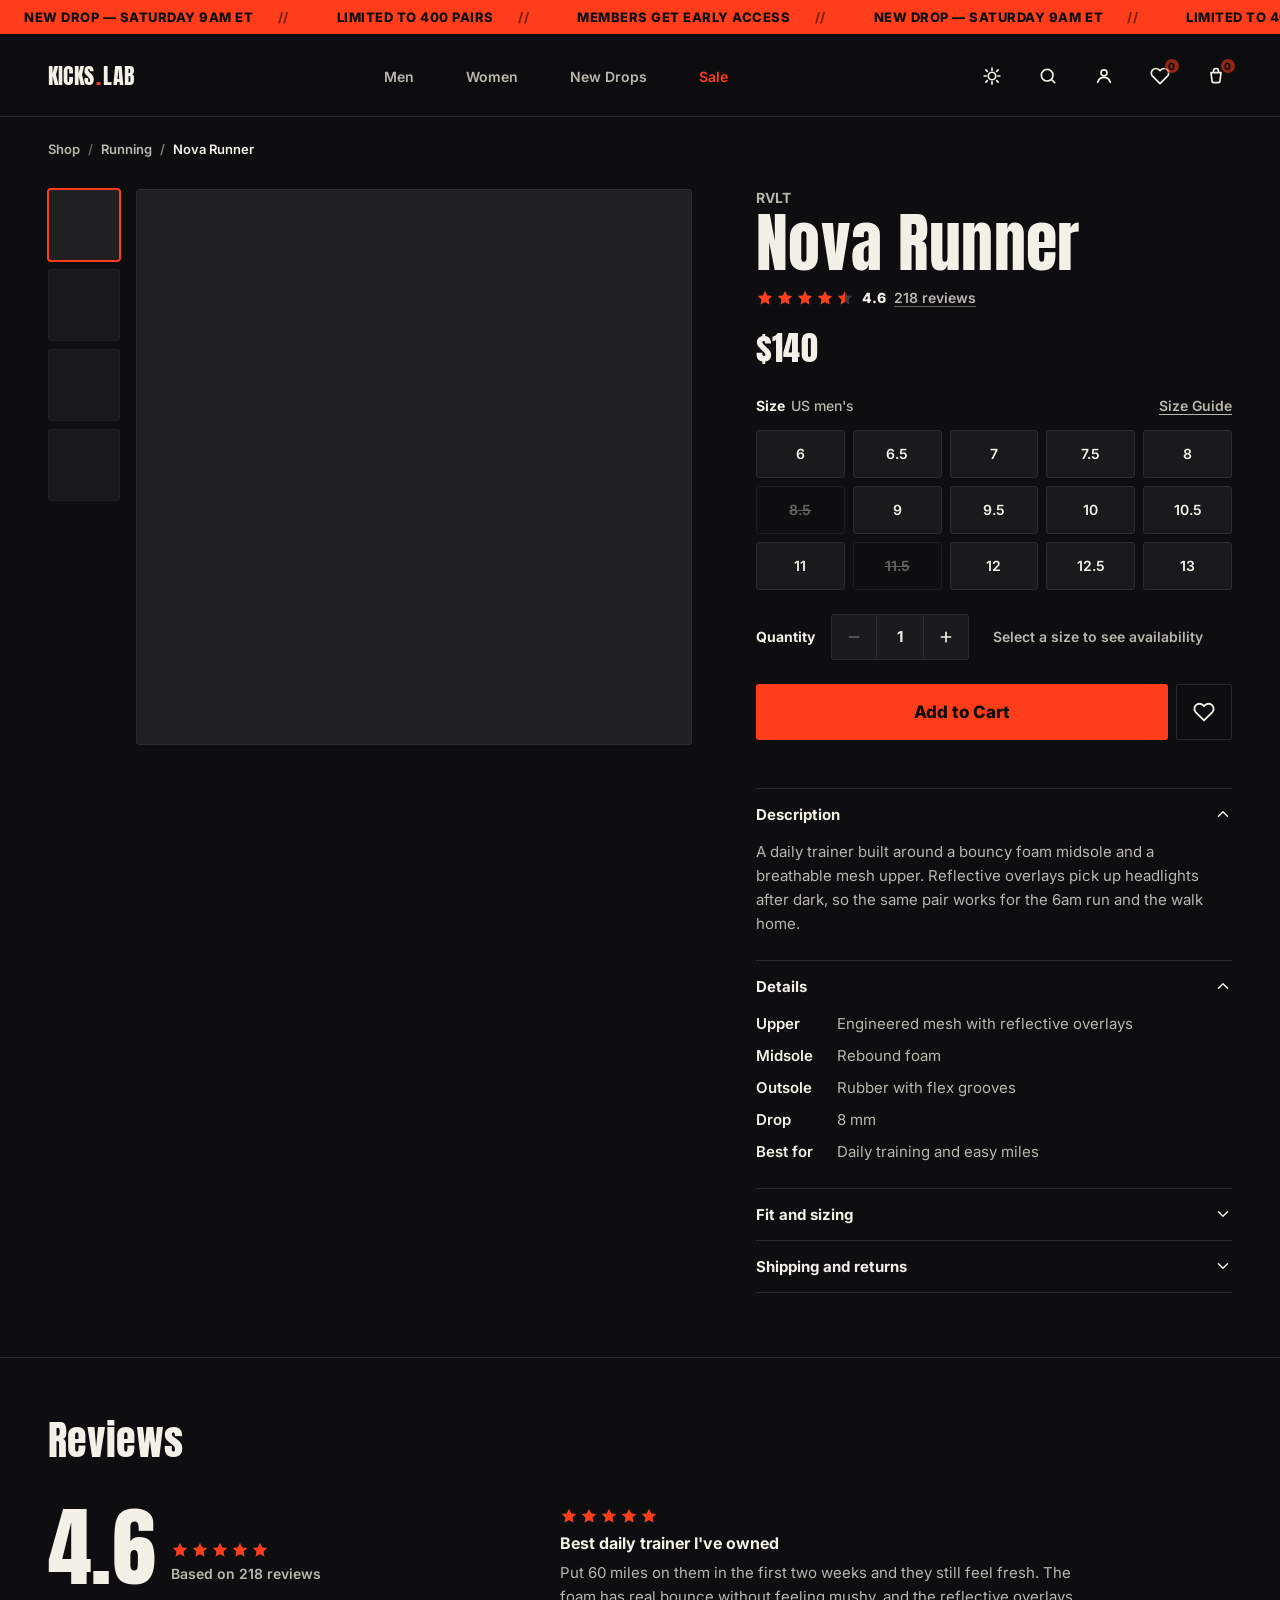
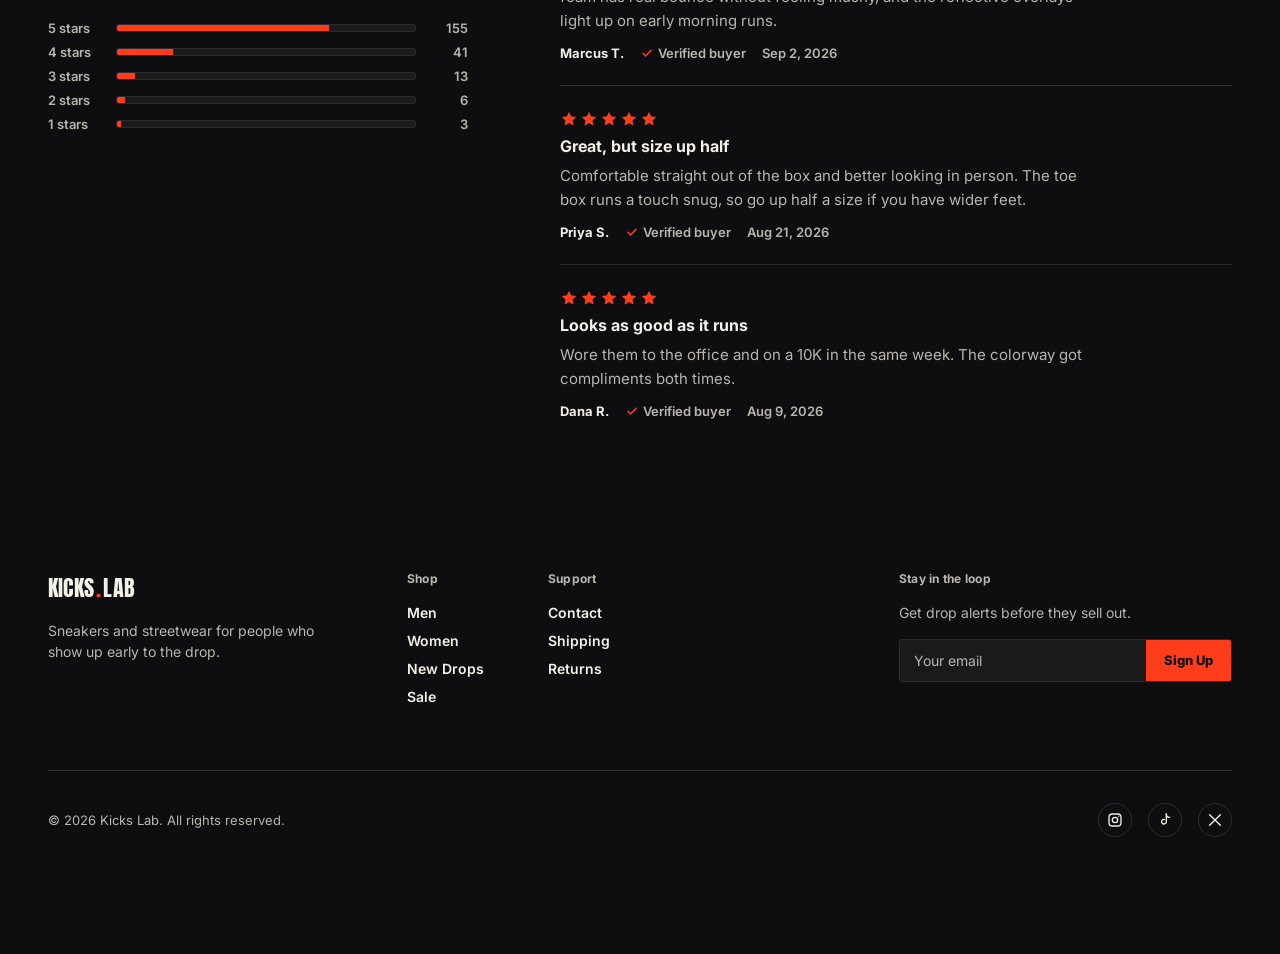
<file: product-nova-runner.html>
<!DOCTYPE html>
<html lang="en">
<head>
  <script>
    (function(){
      try{
        var t = localStorage.getItem('kl-theme');
        if(t) document.documentElement.setAttribute('data-theme', t);
      }catch(e){}
    })();
  </script>

<meta charset="UTF-8">
<meta name="viewport" content="width=device-width, initial-scale=1.0">
<title>Nova Runner — Kicks Lab</title>
<link rel="preconnect" href="https://fonts.googleapis.com">
<link rel="preconnect" href="https://fonts.gstatic.com" crossorigin>
<link href="https://fonts.googleapis.com/css2?family=Anton&family=Inter:wght@400;500;600;700;800&display=swap" rel="stylesheet">
<link rel="stylesheet" href="store.css">
<style>

  a.icon-btn{ text-decoration:none; }
  :root, :root[data-theme="dark"]{
    --bg:#0E0E10;
    --surface:#1A1A1D;
    --surface-raised:#202023;
    --border:#2C2C30;
    --text:#F3F0E8;
    --text-dim:#B9B6AE;
    --accent:#FF3D1A;
    --accent-dim:#3A1B12;
    --accent-contrast:#0E0E10;
    --accent-text:#FF5A3A;
    --shadow:0 12px 28px rgba(0,0,0,0.35);
    --radius-sm:3px;
    --radius-pill:999px;
    --sp-1:8px;
    --sp-2:16px;
    --sp-3:24px;
    --sp-4:32px;
    --sp-6:48px;
    --sp-8:64px;
    --sp-12:96px;
  }

  :root[data-theme="light"]{
    --bg:#F7F5F0;
    --surface:#FFFFFF;
    --surface-raised:#FFFFFF;
    --border:#E3DFD5;
    --text:#161512;
    --text-dim:#6E6A61;
    --accent:#FF3D1A;
    --accent-dim:#FFE1D8;
    --accent-contrast:#0E0E10;
    --accent-text:#D42A0A;
    --shadow:0 12px 28px rgba(20,18,14,0.08);
  }

  *{box-sizing:border-box;}
  html{scroll-behavior:smooth;}
  body{
    margin:0;
    background:var(--bg);
    color:var(--text);
    font-family:'Inter',sans-serif;
    -webkit-font-smoothing:antialiased;
    transition:background 0.2s ease, color 0.2s ease;
  }

  @media (prefers-reduced-motion: reduce){
    *{animation:none !important; transition:none !important;}
  }

  a{color:inherit;text-decoration:none;}
  button{font-family:inherit;cursor:pointer;}

  :focus-visible{
    outline:2px solid var(--accent);
    outline-offset:3px;
  }

  .display{
    font-family:'Anton',sans-serif;
    font-weight:400;
    letter-spacing:0.005em;
    line-height:0.92;
  }

  /* ---------- marquee strip ---------- */
  .marquee{
    background:var(--accent);
    color:var(--accent-contrast);
    overflow:hidden;
    white-space:nowrap;
    border-bottom:1px solid var(--bg);
  }
  .marquee-track{
    display:inline-flex;
    animation:scroll 22s linear infinite;
  }
  .marquee span{
    font-weight:800;
    font-size:13px;
    letter-spacing:0.04em;
    padding:9px var(--sp-3);
    white-space:nowrap;
  }
  .marquee span::after{
    content:"//";
    margin-left:var(--sp-3);
    opacity:0.55;
  }
  @keyframes scroll{
    from{transform:translateX(0);}
    to{transform:translateX(-50%);}
  }

  /* ---------- nav ---------- */
  header.nav{
    display:flex;
    align-items:center;
    justify-content:space-between;
    padding:var(--sp-3) var(--sp-6);
    border-bottom:1px solid var(--border);
    position:sticky;
    top:0;
    z-index:40;
    background:color-mix(in srgb, var(--bg) 88%, transparent);
    backdrop-filter:blur(10px);
  }
  .logo{
    font-family:'Anton',sans-serif;
    font-size:22px;
    letter-spacing:0.01em;
    display:flex;
    align-items:baseline;
    gap:2px;
  }
  .logo .dot{color:var(--accent);transition:transform 0.2s ease;display:inline-block;}
  .logo:hover .dot{transform:scale(1.4);}

  .nav-links{
    display:flex;
    gap:var(--sp-6);
    list-style:none;
    margin:0;
    padding:0;
  }
  .nav-links a{
    font-size:14px;
    font-weight:600;
    color:var(--text-dim);
    position:relative;
    padding:4px 2px;
    transition:color 0.15s ease;
  }
  .nav-links a:hover{color:var(--text);}
  .nav-links a::before{
    content:"";
    position:absolute;
    left:0;right:0;
    bottom:-2px;
    height:2px;
    background:var(--text-dim);
    transform:scaleX(0);
    transform-origin:left;
    transition:transform 0.25s ease, background 0.15s ease;
  }
  .nav-links a:hover::before{transform:scaleX(1);}
  .nav-links a.sale::before{background:var(--accent);}
  .nav-links a.active{color:var(--text);}
  .nav-links a.active::after{
    content:"";
    position:absolute;
    left:0;right:0;
    bottom:-2px;
    height:2px;
    background:var(--accent);
  }
  .nav-links a.sale{color:var(--accent);}
  .nav-links a.sale:hover{color:#ff6a48;}

  .nav-actions{
    display:flex;
    align-items:center;
    gap:var(--sp-3);
  }
  .icon-btn{
    background:none;
    border:none;
    color:var(--text);
    padding:6px;
    display:flex;
    position:relative;
    border-radius:var(--radius-sm);
  }
  .icon-btn:hover{color:var(--accent);}
  .theme-toggle .icon-moon{display:none;}
  :root[data-theme="light"] .theme-toggle .icon-sun{display:none;}
  :root[data-theme="light"] .theme-toggle .icon-moon{display:block;}
  .cart-badge{
    position:absolute;
    top:-2px;
    right:-4px;
    background:var(--accent);
    color:var(--accent-contrast);
    font-size:10px;
    font-weight:800;
    min-width:16px;
    height:16px;
    border-radius:var(--radius-pill);
    display:flex;
    align-items:center;
    justify-content:center;
    padding:0 3px;
    border:1.5px solid var(--bg);
  }

  .nav-toggle{
    display:none;
    background:none;
    border:none;
    color:var(--text);
    padding:6px;
  }

  .btn-primary{
    position:relative;
    overflow:hidden;
    background:var(--accent);
    color:var(--accent-contrast);
    border:none;
    font-weight:800;
    font-size:15px;
    padding:16px 30px;
    border-radius:var(--radius-sm);
    transition:transform 0.15s ease, background 0.15s ease;
  }
  .btn-primary::before{
    content:"";
    position:absolute;
    top:0;
    left:-60%;
    width:40%;
    height:100%;
    background:linear-gradient(115deg, transparent, rgba(255,255,255,0.35), transparent);
    transform:skewX(-20deg);
    transition:left 0.5s ease;
  }
  .btn-primary:hover::before{left:130%;}
  .btn-primary:hover{
    background:#ff5636;
    transform:translateY(-2px);
  }
  .btn-primary:active{transform:translateY(0) scale(0.98);}
  /* ---------- footer ---------- */
  footer.site-footer{
    padding:var(--sp-8) var(--sp-6) var(--sp-4);
  }
  .footer-top{
    display:grid;
    grid-template-columns:1.4fr 2fr 1.4fr;
    gap:var(--sp-6);
    padding-bottom:var(--sp-8);
  }
  .footer-brand .logo{margin-bottom:var(--sp-2);}
  .footer-tagline{
    font-size:14px;
    color:var(--text-dim);
    max-width:32ch;
    line-height:1.5;
  }
  .footer-links{
    display:flex;
    gap:var(--sp-8);
  }
  .footer-col h3{
    font-size:12px;
    font-weight:700;
    color:var(--text-dim);
    margin:0 0 var(--sp-2);
    letter-spacing:0.02em;
  }
  .footer-col ul{
    list-style:none;
    margin:0;
    padding:0;
    display:flex;
    flex-direction:column;
    gap:var(--sp-1);
  }
  .footer-col a{
    font-size:14px;
    font-weight:600;
    color:var(--text);
  }
  .footer-col a:hover{color:var(--accent);}

  .footer-newsletter h3{
    font-size:12px;
    font-weight:700;
    color:var(--text-dim);
    margin:0 0 var(--sp-2);
    letter-spacing:0.02em;
  }
  .footer-newsletter p{
    font-size:14px;
    color:var(--text-dim);
    margin:0 0 var(--sp-2);
    line-height:1.5;
  }
  .newsletter-form{
    display:flex;
    border:1px solid var(--border);
    border-radius:var(--radius-sm);
    overflow:hidden;
    background:var(--surface);
  }
  .newsletter-form input{
    flex:1;
    background:none;
    border:none;
    color:var(--text);
    font-family:inherit;
    font-size:14px;
    padding:12px 14px;
    min-width:0;
  }
  .newsletter-form input::placeholder{color:var(--text-dim);}
  .newsletter-form input:focus{outline:none;}
  .newsletter-form button{
    background:var(--accent);
    color:var(--accent-contrast);
    border:none;
    font-weight:800;
    font-size:13px;
    padding:0 18px;
    white-space:nowrap;
  }
  .newsletter-form button:hover{background:#ff5636;}

  .footer-bottom{
    display:flex;
    align-items:center;
    justify-content:space-between;
    gap:var(--sp-3);
    padding-top:var(--sp-4);
    border-top:1px solid var(--border);
  }
  .footer-copy{
    font-size:13px;
    color:var(--text-dim);
  }
  .social-icons{
    display:flex;
    gap:var(--sp-2);
  }
  .social-icons a{
    width:34px;
    height:34px;
    border-radius:var(--radius-pill);
    border:1px solid var(--border);
    display:flex;
    align-items:center;
    justify-content:center;
    color:var(--text);
    transition:border-color 0.15s ease, color 0.15s ease, transform 0.15s ease;
  }
  .social-icons a:hover{
    border-color:var(--accent);
    color:var(--accent);
    transform:translateY(-2px);
  }


  :root{--nav-h:82px;}

  .sr-only{
    position:absolute;
    width:1px;height:1px;
    margin:-1px;padding:0;
    overflow:hidden;
    clip:rect(0,0,0,0);
    white-space:nowrap;
    border:0;
  }

  /* ---------- breadcrumb ---------- */
  .crumbs{
    padding:var(--sp-3) var(--sp-6) 0;
    font-size:13px;
    font-weight:600;
    color:var(--text-dim);
  }
  .crumbs ol{
    list-style:none;
    margin:0;padding:0;
    display:flex;
    flex-wrap:wrap;
    gap:var(--sp-1);
  }
  .crumbs li + li::before{content:"/";margin-right:var(--sp-1);opacity:0.5;}
  .crumbs a:hover{color:var(--accent-text);}
  .crumbs [aria-current]{color:var(--text);}

  /* ---------- layout: sticky gallery left, scrolling details right ---------- */
  .pdp{
    display:grid;
    grid-template-columns:minmax(0, 1.15fr) minmax(0, 0.85fr);
    gap:var(--sp-8);
    align-items:start;
    padding:var(--sp-4) var(--sp-6) var(--sp-8);
  }

  .gallery{
    position:sticky;
    top:calc(var(--nav-h) + var(--sp-3));
    display:grid;
    grid-template-columns:72px minmax(0, 1fr);
    gap:var(--sp-2);
    align-items:start;
  }
  .rail{
    display:flex;
    flex-direction:column;
    gap:var(--sp-1);
  }
  .thumb{
    width:72px;
    aspect-ratio:1/1;
    padding:0;
    position:relative;
    overflow:hidden;
    background:var(--surface-raised);
    border:1px solid var(--border);
    border-radius:var(--radius-sm);
    opacity:0.68;
    transition:opacity 0.15s ease, border-color 0.15s ease, box-shadow 0.15s ease;
  }
  .thumb:hover{opacity:1;}
  .thumb[aria-pressed="true"]{
    opacity:1;
    border-color:var(--accent);
    box-shadow:0 0 0 1px var(--accent);
  }
  .thumb img{
    position:absolute;
    inset:0;
    width:100%;
    height:100%;
    object-fit:cover;
    transform:scale(var(--z, 1));
    transform-origin:var(--x, 50%) var(--y, 50%);
  }
  .stage{
    position:relative;
    aspect-ratio:1/1;
    max-height:calc(100dvh - var(--nav-h) - var(--sp-6));
    background:var(--surface-raised);
    border:1px solid var(--border);
    border-radius:var(--radius-sm);
    overflow:hidden;
  }
  .stage img{
    position:absolute;
    inset:0;
    width:100%;
    height:100%;
    object-fit:cover;
    transform:scale(var(--z, 1));
    transform-origin:var(--x, 50%) var(--y, 50%);
    transition:transform 0.6s cubic-bezier(0.22, 0.8, 0.3, 1), transform-origin 0.6s cubic-bezier(0.22, 0.8, 0.3, 1);
  }

  /* ---------- details column ---------- */
  .details{
    display:flex;
    flex-direction:column;
    max-width:560px;
  }
  .brand-link{
    align-self:flex-start;
    font-size:14px;
    font-weight:700;
    color:var(--text-dim);
    transition:color 0.15s ease;
  }
  .brand-link:hover{color:var(--accent-text);}
  .product-title{
    margin:var(--sp-1) 0 0;
    font-size:clamp(44px, 5vw, 68px);
    color:var(--text);
  }

  .rating{
    display:flex;
    align-items:center;
    flex-wrap:wrap;
    gap:var(--sp-1);
    margin-top:var(--sp-2);
    font-size:14px;
  }
  .rating-score{font-weight:800;}
  .rating-count{
    color:var(--text-dim);
    font-weight:600;
    text-decoration:underline;
    text-underline-offset:3px;
    text-decoration-color:color-mix(in srgb, var(--text-dim) 50%, transparent);
  }
  .rating-count:hover{color:var(--text);}

  .stars{
    position:relative;
    display:inline-block;
    line-height:0;
    color:var(--accent);
  }
  .stars .row{display:flex;gap:2px;width:max-content;}
  .stars .base{color:color-mix(in srgb, var(--text) 22%, transparent);}
  .stars .fill{
    position:absolute;
    top:0;bottom:0;left:0;
    width:var(--pct);
    overflow:hidden;
  }
  .stars svg{width:18px;height:18px;flex:none;fill:currentColor;}

  .price{
    margin:var(--sp-3) 0 0;
    font-family:'Anton',sans-serif;
    font-size:34px;
    line-height:1;
    letter-spacing:0.005em;
    color:var(--text);
  }

  /* size picker */
  .size-block{margin-top:var(--sp-4);}
  .size-head{
    display:flex;
    align-items:baseline;
    justify-content:space-between;
    margin-bottom:var(--sp-2);
    font-size:14px;
    font-weight:700;
  }
  .size-unit{margin-left:6px;font-weight:500;color:var(--text-dim);}
  .size-head a{
    color:var(--text-dim);
    font-weight:600;
    text-decoration:underline;
    text-underline-offset:3px;
  }
  .size-head a:hover{color:var(--text);}
  .size-grid{
    display:grid;
    grid-template-columns:repeat(5, 1fr);
    gap:var(--sp-1);
  }
  .size-input{
    position:absolute;
    opacity:0;
    pointer-events:none;
  }
  .size-label{
    display:grid;
    place-items:center;
    min-height:48px;
    border:1px solid var(--border);
    border-radius:var(--radius-sm);
    background:var(--surface);
    font-size:14px;
    font-weight:600;
    cursor:pointer;
    transition:border-color 0.15s ease, background 0.15s ease, color 0.15s ease;
  }
  .size-label:hover{border-color:var(--text-dim);}
  .size-input:checked + .size-label{
    background:var(--text);
    color:var(--bg);
    border-color:var(--text);
  }
  .size-input:focus-visible + .size-label{
    outline:2px solid var(--accent);
    outline-offset:3px;
  }
  .size-input:disabled + .size-label{
    color:var(--text-dim);
    opacity:0.5;
    text-decoration:line-through;
    cursor:not-allowed;
    background:none;
  }
  .size-input:disabled + .size-label:hover{border-color:var(--border);}
  .size-grid.invalid .size-label:not(:hover){border-color:var(--accent-text);}
  .size-error{
    margin:var(--sp-2) 0 0;
    font-size:13px;
    font-weight:600;
    color:var(--accent-text);
  }

  /* cta */
  .cta-row{
    display:flex;
    gap:var(--sp-1);
    margin-top:var(--sp-3);
  }
  .cta-row .btn-primary{
    flex:1;
    height:56px;
    padding:0 var(--sp-3);
    font-size:17px;
  }
  .save-lg{
    width:56px;
    height:56px;
    padding:0;
    display:grid;
    place-items:center;
    background:none;
    color:var(--text);
    border:1px solid var(--border);
    border-radius:var(--radius-sm);
    transition:border-color 0.15s ease, color 0.15s ease;
  }
  .save-lg svg{display:block;}
  .save-lg svg path{
    fill:transparent;
    stroke:currentColor;
    stroke-width:2;
    stroke-linejoin:round;
    transition:fill 0.15s ease;
  }
  .save-lg:hover{border-color:var(--accent);color:var(--accent-text);}
  .save-lg[aria-pressed="true"]{border-color:var(--accent);color:var(--accent);}
  .save-lg[aria-pressed="true"] svg path{fill:currentColor;}
  .save-lg.pop svg{animation:heartPop 0.35s ease;}
  @keyframes heartPop{
    0%{transform:scale(1);}
    40%{transform:scale(1.3);}
    100%{transform:scale(1);}
  }

  /* accordions */
  .info{margin-top:var(--sp-6);}
  .acc{border-top:1px solid var(--border);}
  .acc:last-child{border-bottom:1px solid var(--border);}
  .acc summary{
    list-style:none;
    display:flex;
    align-items:center;
    justify-content:space-between;
    padding:var(--sp-2) 0;
    font-size:15px;
    font-weight:700;
    cursor:pointer;
  }
  .acc summary::-webkit-details-marker{display:none;}
  .acc summary:hover{color:var(--accent-text);}
  .acc .chev{transition:transform 0.2s ease;flex:none;}
  .acc[open] .chev{transform:rotate(180deg);}
  .acc-body{
    padding:0 0 var(--sp-3);
    font-size:15px;
    line-height:1.6;
    color:var(--text-dim);
    max-width:56ch;
  }
  .acc-body p{margin:0;}
  .specs{
    display:grid;
    grid-template-columns:max-content 1fr;
    gap:var(--sp-1) var(--sp-3);
    margin:0;
  }
  .specs dt{font-weight:600;color:var(--text);}
  .specs dd{margin:0;}

  /* ---------- reviews ---------- */
  .reviews{
    padding:var(--sp-8) var(--sp-6);
    border-top:1px solid var(--border);
    scroll-margin-top:var(--nav-h);
  }
  .section-title{
    margin:0 0 var(--sp-6);
    font-size:clamp(28px, 3.4vw, 40px);
    color:var(--text);
  }
  .reviews-grid{
    display:grid;
    grid-template-columns:minmax(0, 0.8fr) minmax(0, 1.2fr);
    gap:var(--sp-8);
    align-items:start;
  }
  .score-row{display:flex;align-items:flex-end;gap:var(--sp-2);}
  .score{
    margin:0;
    font-size:88px;
    color:var(--text);
  }
  .score-meta{
    display:flex;
    flex-direction:column;
    gap:6px;
    padding-bottom:6px;
    font-size:14px;
    font-weight:600;
    color:var(--text-dim);
  }
  .bars{
    list-style:none;
    margin:var(--sp-4) 0 0;
    padding:0;
    display:flex;
    flex-direction:column;
    gap:var(--sp-1);
    max-width:420px;
  }
  .bars li{
    display:grid;
    grid-template-columns:52px 1fr 36px;
    align-items:center;
    gap:var(--sp-2);
    font-size:13px;
    font-weight:600;
    color:var(--text-dim);
  }
  .bars .count{text-align:right;}
  .bar{
    height:8px;
    background:var(--surface);
    border:1px solid var(--border);
    border-radius:var(--radius-sm);
    overflow:hidden;
  }
  .bar span{display:block;height:100%;background:var(--accent);}

  .review{
    padding:var(--sp-3) 0;
    border-top:1px solid var(--border);
    display:flex;
    flex-direction:column;
    gap:var(--sp-1);
  }
  .review:first-child{padding-top:0;border-top:none;}
  .review-title{margin:0;font-size:16px;font-weight:700;color:var(--text);}
  .review p{margin:0;font-size:15px;line-height:1.6;color:var(--text-dim);max-width:60ch;}
  .review-by{
    display:flex;
    flex-wrap:wrap;
    align-items:center;
    gap:var(--sp-1) var(--sp-2);
    margin-top:4px;
    font-size:13px;
    font-weight:600;
    color:var(--text-dim);
  }
  .review-by strong{color:var(--text);}
  .verified{display:inline-flex;align-items:center;gap:4px;}
  .verified svg{color:var(--accent);}


  /* confirmation state shared by both Add to Cart buttons */
  .btn-primary.added{background:var(--text);color:var(--bg);}

  /* quantity + stock */
  .qty-row{
    display:flex;
    align-items:center;
    flex-wrap:wrap;
    gap:var(--sp-1) var(--sp-3);
    margin-top:var(--sp-3);
  }
  .qty{display:flex;align-items:center;gap:var(--sp-2);}
  .qty-label{font-size:14px;font-weight:700;}
  .stepper{
    display:inline-flex;
    align-items:stretch;
    background:var(--surface);
    border:1px solid var(--border);
    border-radius:var(--radius-sm);
    overflow:hidden;
  }
  .step-btn{
    width:44px;
    height:44px;
    display:grid;
    place-items:center;
    padding:0;
    background:none;
    border:none;
    color:var(--text);
    transition:background 0.15s ease;
  }
  .step-btn:hover:not(:disabled){background:color-mix(in srgb, var(--text) 8%, transparent);}
  .step-btn:disabled{opacity:0.35;cursor:not-allowed;}
  .step-btn:focus-visible{outline-offset:-3px;}
  .qty-input{
    width:48px;
    padding:0;
    text-align:center;
    background:none;
    border:none;
    border-left:1px solid var(--border);
    border-right:1px solid var(--border);
    color:var(--text);
    font-family:inherit;
    font-size:15px;
    font-weight:700;
    -moz-appearance:textfield;
    appearance:textfield;
  }
  .qty-input::-webkit-outer-spin-button,
  .qty-input::-webkit-inner-spin-button{-webkit-appearance:none;margin:0;}
  .qty-input:focus-visible{outline-offset:-3px;}

  .stock{
    margin:0;
    display:flex;
    align-items:center;
    gap:8px;
    min-height:44px;
    font-size:14px;
    font-weight:600;
    color:var(--text-dim);
  }
  .stock::before{
    content:"";
    width:8px;height:8px;
    flex:none;
    border-radius:var(--radius-pill);
    background:currentColor;
    opacity:0.6;
  }
  .stock.none::before{display:none;}
  .stock.low{color:var(--accent-text);font-weight:700;}
  .stock.low::before{background:var(--accent);opacity:1;}

  /* sticky add to cart bar: appears once the main button scrolls out of view */
  .buybar{
    position:fixed;
    left:0;right:0;bottom:0;
    z-index:50;
    background:color-mix(in srgb, var(--bg) 92%, transparent);
    -webkit-backdrop-filter:blur(10px);
    backdrop-filter:blur(10px);
    border-top:1px solid var(--border);
    transform:translateY(100%);
    visibility:hidden;
    transition:transform 0.3s cubic-bezier(0.22, 0.8, 0.3, 1), visibility 0s linear 0.3s;
  }
  .buybar.show{
    transform:translateY(0);
    visibility:visible;
    transition:transform 0.3s cubic-bezier(0.22, 0.8, 0.3, 1), visibility 0s;
  }
  .buybar-inner{
    display:grid;
    grid-template-columns:minmax(0, 1.15fr) minmax(0, 0.85fr);
    gap:var(--sp-8);
    padding:var(--sp-2) var(--sp-6);
  }
  .buybar-content{
    grid-column:2;
    max-width:560px;
    display:flex;
    align-items:center;
    gap:var(--sp-3);
  }
  .buybar-info{
    flex:1;
    min-width:0;
    display:flex;
    flex-direction:column;
    gap:2px;
  }
  .buybar-name{font-size:15px;font-weight:700;}
  .buybar-meta{
    display:flex;
    gap:var(--sp-2);
    font-size:13px;
    font-weight:600;
    color:var(--text-dim);
  }
  .buybar .btn-primary{
    height:52px;
    min-width:190px;
    padding:0 var(--sp-3);
    font-size:16px;
  }

  /* ---------- responsive ---------- */
  @media (max-width:900px){
    .nav-links{
      position:absolute;
      top:100%;left:0;right:0;
      background:var(--bg);
      flex-direction:column;
      gap:0;
      border-bottom:1px solid var(--border);
      display:none;
    }
    .nav-links.open{display:flex;}
    .nav-links a{padding:var(--sp-2) var(--sp-6);width:100%;}
    .nav-links a.active::after{display:none;}
    .nav-toggle{display:block;}

    .crumbs{padding:var(--sp-2) var(--sp-4) 0;}
    .pdp{
      grid-template-columns:1fr;
      gap:var(--sp-4);
      padding:var(--sp-2) var(--sp-4) var(--sp-6);
    }
    .gallery{
      position:static;
      grid-template-columns:1fr;
    }
    .stage{order:-1;max-height:none;}
    .rail{flex-direction:row;}
    .thumb{width:auto;flex:1;}
    .details{max-width:none;}

    .buybar-inner{grid-template-columns:1fr;padding:12px var(--sp-4);}
    .buybar-content{grid-column:1;max-width:none;gap:var(--sp-2);}
    .buybar .btn-primary{min-width:150px;}

    .reviews{padding:var(--sp-6) var(--sp-4);}
    .reviews-grid{grid-template-columns:1fr;gap:var(--sp-6);}
    .score{font-size:72px;}

    .footer-top{grid-template-columns:1fr;gap:var(--sp-6);}
    .footer-links{gap:var(--sp-4);}
    .footer-bottom{flex-direction:column;align-items:flex-start;gap:var(--sp-3);}
  }
</style>
</head>
<body>

  <div class="marquee" aria-hidden="true">
    <div class="marquee-track">
      <span>NEW DROP — SATURDAY 9AM ET</span>
      <span>LIMITED TO 400 PAIRS</span>
      <span>MEMBERS GET EARLY ACCESS</span>
      <span>NEW DROP — SATURDAY 9AM ET</span>
      <span>LIMITED TO 400 PAIRS</span>
      <span>MEMBERS GET EARLY ACCESS</span>
    </div>
  </div>

  <header class="nav">
    <a href="index.html" class="logo">KICKS<span class="dot">.</span>LAB</a>

    <button class="nav-toggle" aria-label="Toggle menu" onclick="document.querySelector('.nav-links').classList.toggle('open')">
      <svg width="22" height="22" viewBox="0 0 24 24" fill="none"><path d="M3 6h18M3 12h18M3 18h18" stroke="currentColor" stroke-width="2" stroke-linecap="round"/></svg>
    </button>

    <!--
      Department links point to the Shop page with a `dept` query param
      (men / women / new / sale). shop.html doesn't read this param yet —
      when wiring up real filtering, parse it on load and pre-check the
      matching Brand/Category filter(s) plus update the results count.
    -->
    <ul class="nav-links">
      <li><a href="shop.html?dept=men">Men</a></li>
      <li><a href="shop.html?dept=women">Women</a></li>
      <li><a href="shop.html?dept=new">New Drops</a></li>
      <li><a href="shop.html?dept=sale" class="sale">Sale</a></li>
    </ul>

    <div class="nav-actions">
      <button class="icon-btn theme-toggle" aria-label="Toggle light and dark mode" onclick="toggleTheme()">
        <svg class="icon-sun" width="20" height="20" viewBox="0 0 24 24" fill="none"><circle cx="12" cy="12" r="4.5" stroke="currentColor" stroke-width="2"/><path d="M12 2.5v2.5M12 19v2.5M4.6 4.6l1.8 1.8M17.6 17.6l1.8 1.8M2.5 12H5M19 12h2.5M4.6 19.4l1.8-1.8M17.6 6.4l1.8-1.8" stroke="currentColor" stroke-width="2" stroke-linecap="round"/></svg>
        <svg class="icon-moon" width="20" height="20" viewBox="0 0 24 24" fill="none"><path d="M20 14.5A8.5 8.5 0 1 1 9.5 4a7 7 0 0 0 10.5 10.5z" stroke="currentColor" stroke-width="2" stroke-linejoin="round"/></svg>
      </button>
      <button class="icon-btn" aria-label="Search">
        <svg width="20" height="20" viewBox="0 0 24 24" fill="none"><circle cx="11" cy="11" r="7" stroke="currentColor" stroke-width="2"/><path d="M20 20l-3.5-3.5" stroke="currentColor" stroke-width="2" stroke-linecap="round"/></svg>
      </button>
      <div class="account-wrap">
        <button class="icon-btn account-btn" id="account-btn" aria-haspopup="true" aria-expanded="false" aria-label="Account">
          <svg width="20" height="20" viewBox="0 0 24 24" fill="none"><circle cx="12" cy="8.2" r="3.6" stroke="currentColor" stroke-width="2"/><path d="M4.4 19.6c1.3-3.9 4.1-5.9 7.6-5.9s6.3 2 7.6 5.9" stroke="currentColor" stroke-width="2" stroke-linecap="round"/></svg>
        </button>
        <div class="account-panel" id="account-panel" hidden></div>
      </div>
      <a href="favorites.html" class="icon-btn" aria-label="Favorites, 0 items">
        <svg width="20" height="20" viewBox="0 0 24 24" fill="none"><path d="M20.84 4.61a5.5 5.5 0 0 0-7.78 0L12 5.67l-1.06-1.06a5.5 5.5 0 0 0-7.78 7.78l1.06 1.06L12 21.23l7.78-7.78 1.06-1.06a5.5 5.5 0 0 0 0-7.78z" stroke="currentColor" stroke-width="2" stroke-linejoin="round"/></svg>
        <span class="fav-badge">0</span>
      </a>
      <a href="cart.html" class="icon-btn" aria-label="Cart, 0 items">
        <svg width="20" height="20" viewBox="0 0 24 24" fill="none"><path d="M6 8h12l-1.2 10.2a2 2 0 01-2 1.8H9.2a2 2 0 01-2-1.8L6 8z" stroke="currentColor" stroke-width="2" stroke-linejoin="round"/><path d="M9 8V6a3 3 0 016 0v2" stroke="currentColor" stroke-width="2"/></svg>
        <span class="cart-badge">0</span>
      </a>
    </div>
  </header>


  <svg width="0" height="0" style="position:absolute" aria-hidden="true" focusable="false">
    <symbol id="i-star" viewBox="0 0 24 24"><path d="M12 2.5l2.9 6.1 6.6.8-4.9 4.6 1.3 6.6L12 17.3l-5.9 3.3 1.3-6.6L2.5 9.4l6.6-.8L12 2.5z"/></symbol>
  </svg>

  <nav class="crumbs" aria-label="Breadcrumb">
    <ol>
      <li><a href="shop.html">Shop</a></li>
      <li><a href="shop.html?category=running">Running</a></li>
      <li aria-current="page">Nova Runner</li>
    </ol>
  </nav>

  <main>
    <div class="pdp">
      <div class="gallery" aria-label="Nova Runner photos">
        <div class="rail">
        <button type="button" class="thumb" aria-pressed="true" aria-label="View 1 of 4" data-full="https://images.unsplash.com/photo-1542291026-7eec264c27ff?q=80&w=1400&auto=format&fit=crop" data-alt="Nova Runner, main view" data-z="1.0" data-x="50%" data-y="50%">
          <img src="https://images.unsplash.com/photo-1542291026-7eec264c27ff?q=80&w=300&auto=format&fit=crop" alt="" style="--z:1.0;--x:50%;--y:50%">
        </button>
        <button type="button" class="thumb" aria-pressed="false" aria-label="View 2 of 4" data-full="https://images.unsplash.com/photo-1542291026-7eec264c27ff?q=80&w=1400&auto=format&fit=crop" data-alt="Nova Runner, close-up of the toe" data-z="1.7" data-x="25%" data-y="65%">
          <img src="https://images.unsplash.com/photo-1542291026-7eec264c27ff?q=80&w=300&auto=format&fit=crop" alt="" style="--z:1.7;--x:25%;--y:65%">
        </button>
        <button type="button" class="thumb" aria-pressed="false" aria-label="View 3 of 4" data-full="https://images.unsplash.com/photo-1542291026-7eec264c27ff?q=80&w=1400&auto=format&fit=crop" data-alt="Nova Runner, close-up of the heel" data-z="1.7" data-x="78%" data-y="45%">
          <img src="https://images.unsplash.com/photo-1542291026-7eec264c27ff?q=80&w=300&auto=format&fit=crop" alt="" style="--z:1.7;--x:78%;--y:45%">
        </button>
        <button type="button" class="thumb" aria-pressed="false" aria-label="View 4 of 4" data-full="https://images.unsplash.com/photo-1542291026-7eec264c27ff?q=80&w=1400&auto=format&fit=crop" data-alt="Nova Runner, close-up of the upper" data-z="1.9" data-x="50%" data-y="30%">
          <img src="https://images.unsplash.com/photo-1542291026-7eec264c27ff?q=80&w=300&auto=format&fit=crop" alt="" style="--z:1.9;--x:50%;--y:30%">
        </button>
        </div>
        <div class="stage">
          <img id="main-img" src="https://images.unsplash.com/photo-1542291026-7eec264c27ff?q=80&w=1400&auto=format&fit=crop" alt="Nova Runner, main view" fetchpriority="high" style="--z:1;--x:50%;--y:50%">
        </div>
      </div>

      <div class="details">
        <a href="shop.html?brand=rvlt" class="brand-link">RVLT</a>
        <h1 class="product-title display">Nova Runner</h1>

        <div class="rating">
          <span class="stars" style="--pct:91.1%" role="img" aria-label="Rated 4.6 out of 5 stars"><span class="row base" aria-hidden="true"><svg aria-hidden="true"><use href="#i-star"/></svg><svg aria-hidden="true"><use href="#i-star"/></svg><svg aria-hidden="true"><use href="#i-star"/></svg><svg aria-hidden="true"><use href="#i-star"/></svg><svg aria-hidden="true"><use href="#i-star"/></svg></span><span class="fill" aria-hidden="true"><span class="row"><svg aria-hidden="true"><use href="#i-star"/></svg><svg aria-hidden="true"><use href="#i-star"/></svg><svg aria-hidden="true"><use href="#i-star"/></svg><svg aria-hidden="true"><use href="#i-star"/></svg><svg aria-hidden="true"><use href="#i-star"/></svg></span></span></span>
          <span class="rating-score">4.6</span>
          <a href="#reviews" class="rating-count">218 reviews</a>
        </div>

        <p class="price"><span class="sr-only">Price </span>$140</p>

        <div class="size-block">
          <div class="size-head">
            <span id="size-label">Size<span class="size-unit">US men's</span></span>
            <a href="#">Size Guide</a>
          </div>
          <div class="size-grid" id="size-grid" role="radiogroup" aria-labelledby="size-label" aria-describedby="size-error">
          <input type="radio" name="size" id="s6" value="6" data-stock="9" class="size-input"><label for="s6" class="size-label">6</label>
          <input type="radio" name="size" id="s6-5" value="6.5" data-stock="12" class="size-input"><label for="s6-5" class="size-label">6.5</label>
          <input type="radio" name="size" id="s7" value="7" data-stock="14" class="size-input"><label for="s7" class="size-label">7</label>
          <input type="radio" name="size" id="s7-5" value="7.5" data-stock="6" class="size-input"><label for="s7-5" class="size-label">7.5</label>
          <input type="radio" name="size" id="s8" value="8" data-stock="10" class="size-input"><label for="s8" class="size-label">8</label>
          <input type="radio" name="size" id="s8-5" value="8.5" data-stock="0" class="size-input" disabled><label for="s8-5" class="size-label">8.5<span class="sr-only">, sold out</span></label>
          <input type="radio" name="size" id="s9" value="9" data-stock="3" class="size-input"><label for="s9" class="size-label">9</label>
          <input type="radio" name="size" id="s9-5" value="9.5" data-stock="11" class="size-input"><label for="s9-5" class="size-label">9.5</label>
          <input type="radio" name="size" id="s10" value="10" data-stock="7" class="size-input"><label for="s10" class="size-label">10</label>
          <input type="radio" name="size" id="s10-5" value="10.5" data-stock="2" class="size-input"><label for="s10-5" class="size-label">10.5</label>
          <input type="radio" name="size" id="s11" value="11" data-stock="8" class="size-input"><label for="s11" class="size-label">11</label>
          <input type="radio" name="size" id="s11-5" value="11.5" data-stock="0" class="size-input" disabled><label for="s11-5" class="size-label">11.5<span class="sr-only">, sold out</span></label>
          <input type="radio" name="size" id="s12" value="12" data-stock="4" class="size-input"><label for="s12" class="size-label">12</label>
          <input type="radio" name="size" id="s12-5" value="12.5" data-stock="8" class="size-input"><label for="s12-5" class="size-label">12.5</label>
          <input type="radio" name="size" id="s13" value="13" data-stock="6" class="size-input"><label for="s13" class="size-label">13</label>
          </div>
          <p class="size-error" id="size-error" role="alert" hidden>Select a size to add the Nova Runner to your cart.</p>
        </div>

        <div class="qty-row">
          <div class="qty">
            <span class="qty-label" id="qty-label">Quantity</span>
            <div class="stepper" role="group" aria-labelledby="qty-label">
              <button type="button" class="step-btn" id="qty-dec" aria-label="Decrease quantity" disabled><svg width="16" height="16" viewBox="0 0 24 24" fill="none" aria-hidden="true"><path d="M5 12h14" stroke="currentColor" stroke-width="2.5" stroke-linecap="round"/></svg></button>
              <input class="qty-input" id="qty" type="number" inputmode="numeric" min="1" max="10" value="1" aria-labelledby="qty-label">
              <button type="button" class="step-btn" id="qty-inc" aria-label="Increase quantity"><svg width="16" height="16" viewBox="0 0 24 24" fill="none" aria-hidden="true"><path d="M12 5v14M5 12h14" stroke="currentColor" stroke-width="2.5" stroke-linecap="round"/></svg></button>
            </div>
          </div>
          <p class="stock none" id="stock" role="status" aria-live="polite">Select a size to see availability</p>
        </div>

        <div class="cta-row">
          <button type="button" class="btn-primary" id="add-to-cart">Add to Cart</button>
          <button type="button" class="save-lg" id="save-btn" aria-pressed="false" aria-label="Save Nova Runner"><svg width="22" height="22" viewBox="0 0 24 24" fill="none" aria-hidden="true"><path d="M20.84 4.61a5.5 5.5 0 0 0-7.78 0L12 5.67l-1.06-1.06a5.5 5.5 0 0 0-7.78 7.78l1.06 1.06L12 21.23l7.78-7.78 1.06-1.06a5.5 5.5 0 0 0 0-7.78z"/></svg></button>
        </div>

        <div class="info">
          <details class="acc" open>
            <summary>Description<svg class="chev" width="18" height="18" viewBox="0 0 24 24" fill="none" aria-hidden="true"><path d="M6 9l6 6 6-6" stroke="currentColor" stroke-width="2" stroke-linecap="round" stroke-linejoin="round"/></svg></summary>
            <div class="acc-body">
              <p>A daily trainer built around a bouncy foam midsole and a breathable mesh upper. Reflective overlays pick up headlights after dark, so the same pair works for the 6am run and the walk home.</p>
            </div>
          </details>
          <details class="acc" open>
            <summary>Details<svg class="chev" width="18" height="18" viewBox="0 0 24 24" fill="none" aria-hidden="true"><path d="M6 9l6 6 6-6" stroke="currentColor" stroke-width="2" stroke-linecap="round" stroke-linejoin="round"/></svg></summary>
            <div class="acc-body">
              <dl class="specs">
                <dt>Upper</dt><dd>Engineered mesh with reflective overlays</dd>
                <dt>Midsole</dt><dd>Rebound foam</dd>
                <dt>Outsole</dt><dd>Rubber with flex grooves</dd>
                <dt>Drop</dt><dd>8 mm</dd>
                <dt>Best for</dt><dd>Daily training and easy miles</dd>
              </dl>
            </div>
          </details>
          <details class="acc">
            <summary>Fit and sizing<svg class="chev" width="18" height="18" viewBox="0 0 24 24" fill="none" aria-hidden="true"><path d="M6 9l6 6 6-6" stroke="currentColor" stroke-width="2" stroke-linecap="round" stroke-linejoin="round"/></svg></summary>
            <div class="acc-body">
              <p>True to size. If you're between sizes or have wider feet, go up half a size.</p>
            </div>
          </details>
          <details class="acc">
            <summary>Shipping and returns<svg class="chev" width="18" height="18" viewBox="0 0 24 24" fill="none" aria-hidden="true"><path d="M6 9l6 6 6-6" stroke="currentColor" stroke-width="2" stroke-linecap="round" stroke-linejoin="round"/></svg></summary>
            <div class="acc-body">
              <p>Free shipping on orders over $75. Return unworn pairs within 30 days. Every pair is 100% authenticity guaranteed.</p>
            </div>
          </details>
        </div>
      </div>
    </div>

    <section class="reviews" id="reviews" aria-labelledby="reviews-title">
      <h2 class="section-title display" id="reviews-title">Reviews</h2>
      <div class="reviews-grid">
        <div>
          <div class="score-row">
            <p class="score display">4.6</p>
            <div class="score-meta">
              <span class="stars" style="--pct:91.1%" role="img" aria-label="Rated 4.6 out of 5 stars"><span class="row base" aria-hidden="true"><svg aria-hidden="true"><use href="#i-star"/></svg><svg aria-hidden="true"><use href="#i-star"/></svg><svg aria-hidden="true"><use href="#i-star"/></svg><svg aria-hidden="true"><use href="#i-star"/></svg><svg aria-hidden="true"><use href="#i-star"/></svg></span><span class="fill" aria-hidden="true"><span class="row"><svg aria-hidden="true"><use href="#i-star"/></svg><svg aria-hidden="true"><use href="#i-star"/></svg><svg aria-hidden="true"><use href="#i-star"/></svg><svg aria-hidden="true"><use href="#i-star"/></svg><svg aria-hidden="true"><use href="#i-star"/></svg></span></span></span>
              <span>Based on 218 reviews</span>
            </div>
          </div>
          <ul class="bars" aria-label="Reviews by star rating">
          <li><span>5 stars</span><div class="bar"><span style="width:71.1%"></span></div><span class="count">155</span></li>
          <li><span>4 stars</span><div class="bar"><span style="width:18.8%"></span></div><span class="count">41</span></li>
          <li><span>3 stars</span><div class="bar"><span style="width:6.0%"></span></div><span class="count">13</span></li>
          <li><span>2 stars</span><div class="bar"><span style="width:2.8%"></span></div><span class="count">6</span></li>
          <li><span>1 stars</span><div class="bar"><span style="width:1.4%"></span></div><span class="count">3</span></li>
          </ul>
        </div>
        <div>
        <article class="review">
          <span class="stars" style="--pct:100%" role="img" aria-label="Rated 5 out of 5 stars"><span class="row base" aria-hidden="true"><svg aria-hidden="true"><use href="#i-star"/></svg><svg aria-hidden="true"><use href="#i-star"/></svg><svg aria-hidden="true"><use href="#i-star"/></svg><svg aria-hidden="true"><use href="#i-star"/></svg><svg aria-hidden="true"><use href="#i-star"/></svg></span><span class="fill" aria-hidden="true"><span class="row"><svg aria-hidden="true"><use href="#i-star"/></svg><svg aria-hidden="true"><use href="#i-star"/></svg><svg aria-hidden="true"><use href="#i-star"/></svg><svg aria-hidden="true"><use href="#i-star"/></svg><svg aria-hidden="true"><use href="#i-star"/></svg></span></span></span>
          <h3 class="review-title">Best daily trainer I've owned</h3>
          <p>Put 60 miles on them in the first two weeks and they still feel fresh. The foam has real bounce without feeling mushy, and the reflective overlays light up on early morning runs.</p>
          <div class="review-by"><strong>Marcus T.</strong><span class="verified"><svg width="14" height="14" viewBox="0 0 24 24" fill="none" aria-hidden="true"><path d="M5 12.5l4.5 4.5L19 7.5" stroke="currentColor" stroke-width="2.5" stroke-linecap="round" stroke-linejoin="round"/></svg>Verified buyer</span><time>Sep 2, 2026</time></div>
        </article>
        <article class="review">
          <span class="stars" style="--pct:80%" role="img" aria-label="Rated 4 out of 5 stars"><span class="row base" aria-hidden="true"><svg aria-hidden="true"><use href="#i-star"/></svg><svg aria-hidden="true"><use href="#i-star"/></svg><svg aria-hidden="true"><use href="#i-star"/></svg><svg aria-hidden="true"><use href="#i-star"/></svg><svg aria-hidden="true"><use href="#i-star"/></svg></span><span class="fill" aria-hidden="true"><span class="row"><svg aria-hidden="true"><use href="#i-star"/></svg><svg aria-hidden="true"><use href="#i-star"/></svg><svg aria-hidden="true"><use href="#i-star"/></svg><svg aria-hidden="true"><use href="#i-star"/></svg><svg aria-hidden="true"><use href="#i-star"/></svg></span></span></span>
          <h3 class="review-title">Great, but size up half</h3>
          <p>Comfortable straight out of the box and better looking in person. The toe box runs a touch snug, so go up half a size if you have wider feet.</p>
          <div class="review-by"><strong>Priya S.</strong><span class="verified"><svg width="14" height="14" viewBox="0 0 24 24" fill="none" aria-hidden="true"><path d="M5 12.5l4.5 4.5L19 7.5" stroke="currentColor" stroke-width="2.5" stroke-linecap="round" stroke-linejoin="round"/></svg>Verified buyer</span><time>Aug 21, 2026</time></div>
        </article>
        <article class="review">
          <span class="stars" style="--pct:100%" role="img" aria-label="Rated 5 out of 5 stars"><span class="row base" aria-hidden="true"><svg aria-hidden="true"><use href="#i-star"/></svg><svg aria-hidden="true"><use href="#i-star"/></svg><svg aria-hidden="true"><use href="#i-star"/></svg><svg aria-hidden="true"><use href="#i-star"/></svg><svg aria-hidden="true"><use href="#i-star"/></svg></span><span class="fill" aria-hidden="true"><span class="row"><svg aria-hidden="true"><use href="#i-star"/></svg><svg aria-hidden="true"><use href="#i-star"/></svg><svg aria-hidden="true"><use href="#i-star"/></svg><svg aria-hidden="true"><use href="#i-star"/></svg><svg aria-hidden="true"><use href="#i-star"/></svg></span></span></span>
          <h3 class="review-title">Looks as good as it runs</h3>
          <p>Wore them to the office and on a 10K in the same week. The colorway got compliments both times.</p>
          <div class="review-by"><strong>Dana R.</strong><span class="verified"><svg width="14" height="14" viewBox="0 0 24 24" fill="none" aria-hidden="true"><path d="M5 12.5l4.5 4.5L19 7.5" stroke="currentColor" stroke-width="2.5" stroke-linecap="round" stroke-linejoin="round"/></svg>Verified buyer</span><time>Aug 9, 2026</time></div>
        </article>
        </div>
      </div>
    </section>
  </main>

  <footer class="site-footer">
    <div class="footer-top">
      <div class="footer-brand">
        <a href="index.html" class="logo">KICKS<span class="dot">.</span>LAB</a>
        <p class="footer-tagline">Sneakers and streetwear for people who show up early to the drop.</p>
      </div>

      <div class="footer-links">
        <div class="footer-col">
          <h3>Shop</h3>
          <ul>
            <li><a href="#">Men</a></li>
            <li><a href="#">Women</a></li>
            <li><a href="#">New Drops</a></li>
            <li><a href="#">Sale</a></li>
          </ul>
        </div>
        <div class="footer-col">
          <h3>Support</h3>
          <ul>
            <li><a href="#">Contact</a></li>
            <li><a href="#">Shipping</a></li>
            <li><a href="#">Returns</a></li>
          </ul>
        </div>
      </div>

      <div class="footer-newsletter">
        <h3>Stay in the loop</h3>
        <p>Get drop alerts before they sell out.</p>
        <form class="newsletter-form" onsubmit="return false;">
          <label for="footer-email" class="sr-only" style="position:absolute;width:1px;height:1px;overflow:hidden;clip:rect(0,0,0,0);">Email address</label>
          <input id="footer-email" type="email" placeholder="Your email" required>
          <button type="submit">Sign Up</button>
        </form>
      </div>
    </div>

    <div class="footer-bottom">
      <span class="footer-copy">© 2026 Kicks Lab. All rights reserved.</span>
      <div class="social-icons">
        <a href="#" aria-label="Instagram">
          <svg width="16" height="16" viewBox="0 0 24 24" fill="none"><rect x="3" y="3" width="18" height="18" rx="5" stroke="currentColor" stroke-width="2"/><circle cx="12" cy="12" r="4" stroke="currentColor" stroke-width="2"/><circle cx="17.5" cy="6.5" r="1" fill="currentColor"/></svg>
        </a>
        <a href="#" aria-label="TikTok">
          <svg width="16" height="16" viewBox="0 0 24 24" fill="none"><path d="M14 3v11.5a3.5 3.5 0 1 1-3-3.46" stroke="currentColor" stroke-width="2" stroke-linecap="round" stroke-linejoin="round"/><path d="M14 3a5 5 0 0 0 5 5" stroke="currentColor" stroke-width="2" stroke-linecap="round" stroke-linejoin="round"/></svg>
        </a>
        <a href="#" aria-label="X">
          <svg width="16" height="16" viewBox="0 0 24 24" fill="none"><path d="M4 4l16 16M20 4L4 20" stroke="currentColor" stroke-width="2" stroke-linecap="round"/></svg>
        </a>
      </div>
    </div>
  </footer>


  <div class="buybar" id="buybar">
    <div class="buybar-inner">
      <div class="buybar-content">
        <div class="buybar-info">
          <span class="buybar-name">Nova Runner</span>
          <span class="buybar-meta"><span>$140</span><span id="buybar-size">Select a size</span></span>
        </div>
        <button type="button" class="btn-primary" id="add-to-cart-bar">Add to Cart</button>
      </div>
    </div>
  </div>

  <div id="cart-status" class="sr-only" role="status" aria-live="polite"></div>

  <script src="store.js"></script>

  <script>
    function toggleTheme(){
      const root = document.documentElement;
      const next = root.getAttribute('data-theme') === 'light' ? 'dark' : 'light';
      if (window.KL && KL.setTheme) KL.setTheme(next); else root.setAttribute('data-theme', next);
    }

    (function(){
      /* ---- gallery ---- */
      const thumbs = Array.from(document.querySelectorAll('.thumb'));
      const main = document.getElementById('main-img');
      thumbs.forEach(function(t){
        t.addEventListener('click', function(){
          thumbs.forEach(function(b){ b.setAttribute('aria-pressed', String(b === t)); });
          main.alt = t.dataset.alt;
          // With real photos, each thumb carries its own data-full; the swap below handles it.
          if (main.getAttribute('src') !== t.dataset.full) main.src = t.dataset.full;
          main.style.setProperty('--z', t.dataset.z);
          main.style.setProperty('--x', t.dataset.x);
          main.style.setProperty('--y', t.dataset.y);
        });
      });

      /* ---- save ---- */
      const save = document.getElementById('save-btn');
      const favItem = { id: 'nova-runner', brand: 'RVLT', name: 'Nova Runner', price: 140, image: 'https://images.unsplash.com/photo-1542291026-7eec264c27ff?q=80&w=600&auto=format&fit=crop', href: location.pathname.split('/').pop() };
      if (KL.isFav(favItem.id)) save.setAttribute('aria-pressed', 'true');
      save.addEventListener('click', function(){
        const on = KL.toggleFav(favItem);
        save.setAttribute('aria-pressed', String(on));
        save.classList.remove('pop');
        if (on){ void save.offsetWidth; save.classList.add('pop'); }
        KL.toast((on ? 'Added to' : 'Removed from') + ' favorites: Nova Runner.');
      });

      /* ---- size, quantity, stock ---- */
      const grid = document.getElementById('size-grid');
      const sizeBlock = document.querySelector('.size-block');
      const err = document.getElementById('size-error');
      const qtyInput = document.getElementById('qty');
      const dec = document.getElementById('qty-dec');
      const inc = document.getElementById('qty-inc');
      const stock = document.getElementById('stock');
      const barSize = document.getElementById('buybar-size');
      const MAX_PER_ORDER = 10;
      const LOW_STOCK = 5;
      let maxQty = MAX_PER_ORDER;

      function selectedSize(){ return grid.querySelector('input[name="size"]:checked'); }

      function syncQty(){
        let q = parseInt(qtyInput.value, 10);
        if (!q || q < 1) q = 1;
        q = Math.min(q, maxQty);
        qtyInput.value = q;
        qtyInput.max = maxQty;
        dec.disabled = q <= 1;
        inc.disabled = q >= maxQty;
      }

      function syncStock(){
        const size = selectedSize();
        if (!size){
          maxQty = MAX_PER_ORDER;
          stock.className = 'stock none';
          stock.textContent = 'Select a size to see availability';
          barSize.textContent = 'Select a size';
        } else {
          const left = parseInt(size.dataset.stock, 10);
          maxQty = Math.min(left, MAX_PER_ORDER);
          if (left <= LOW_STOCK){
            stock.className = 'stock low';
            stock.textContent = 'Only ' + left + ' left in this size!';
          } else {
            stock.className = 'stock ok';
            stock.textContent = 'In stock';
          }
          barSize.textContent = 'Size ' + size.value;
        }
        syncQty();
      }

      grid.addEventListener('change', function(){
        err.hidden = true;
        grid.classList.remove('invalid');
        syncStock();
      });
      dec.addEventListener('click', function(){ qtyInput.value = (parseInt(qtyInput.value, 10) || 1) - 1; syncQty(); });
      inc.addEventListener('click', function(){ qtyInput.value = (parseInt(qtyInput.value, 10) || 1) + 1; syncQty(); });
      qtyInput.addEventListener('change', syncQty);
      syncStock();

      /* ---- add to cart (inline button + sticky bar button share one handler) ---- */
      const cta = document.getElementById('add-to-cart');
      const ctaBar = document.getElementById('add-to-cart-bar');
      const buttons = [cta, ctaBar];
      const status = document.getElementById('cart-status');
      const reduceMotion = window.matchMedia('(prefers-reduced-motion: reduce)').matches;
      let busy = false;

      function addToCart(fromBar){
        const size = selectedSize();
        if (!size){
          err.hidden = false;
          grid.classList.add('invalid');
          if (fromBar) sizeBlock.scrollIntoView({ behavior: reduceMotion ? 'auto' : 'smooth', block: 'center' });
          const first = grid.querySelector('input:not(:disabled)');
          if (first) first.focus({ preventScroll: !!fromBar });
          return;
        }
        if (busy) return;
        busy = true;
        const qty = parseInt(qtyInput.value, 10) || 1;
        KL.addToCart({ id: 'nova-runner', brand: 'RVLT', name: 'Nova Runner', size: size.value, price: 140, image: 'https://images.unsplash.com/photo-1542291026-7eec264c27ff?q=80&w=600&auto=format&fit=crop', href: location.pathname.split('/').pop(), qty: qty });
        status.textContent = (qty > 1 ? qty + ' × ' : '') + 'Nova Runner, size ' + size.value + ', added to cart';
        KL.toast((qty > 1 ? qty + '\u00d7 ' : '') + 'Nova Runner (size ' + size.value + ') added to cart.');
        buttons.forEach(function(b){
          b.classList.add('added');
          b.innerHTML = 'Added <span aria-hidden="true">\u2713</span>';
        });
        setTimeout(function(){
          buttons.forEach(function(b){
            b.classList.remove('added');
            b.textContent = 'Add to Cart';
          });
          busy = false;
        }, 1800);
      }
      cta.addEventListener('click', function(){ addToCart(false); });
      ctaBar.addEventListener('click', function(){ addToCart(true); });

      /* ---- sticky bar: show while the main button is off screen, hide at the footer ---- */
      const bar = document.getElementById('buybar');
      const ctaRow = document.querySelector('.cta-row');
      const footer = document.querySelector('footer.site-footer');
      if ('IntersectionObserver' in window){
        let ctaVisible = true, footerVisible = false;
        const update = function(){ bar.classList.toggle('show', !ctaVisible && !footerVisible); };
        // top margin keeps the sticky nav from counting as visible screen; bar shows once under half the button is in view
        new IntersectionObserver(function(es){ ctaVisible = es[0].intersectionRatio >= 0.5; update(); }, { rootMargin: '-90px 0px 0px 0px', threshold: [0, 0.5, 1] }).observe(ctaRow);
        new IntersectionObserver(function(es){ footerVisible = es[0].isIntersecting; update(); }).observe(footer);
      }

      /* ---- if the photo fails to load, drop it so tiles stay clean ---- */
      document.querySelectorAll('.stage img, .thumb img').forEach(function(img){
        const drop = function(){ img.remove(); };
        img.addEventListener('error', drop);
        if (img.complete && img.naturalWidth === 0) drop();
      });
    })();
  </script>

</body>
</html>
</file>
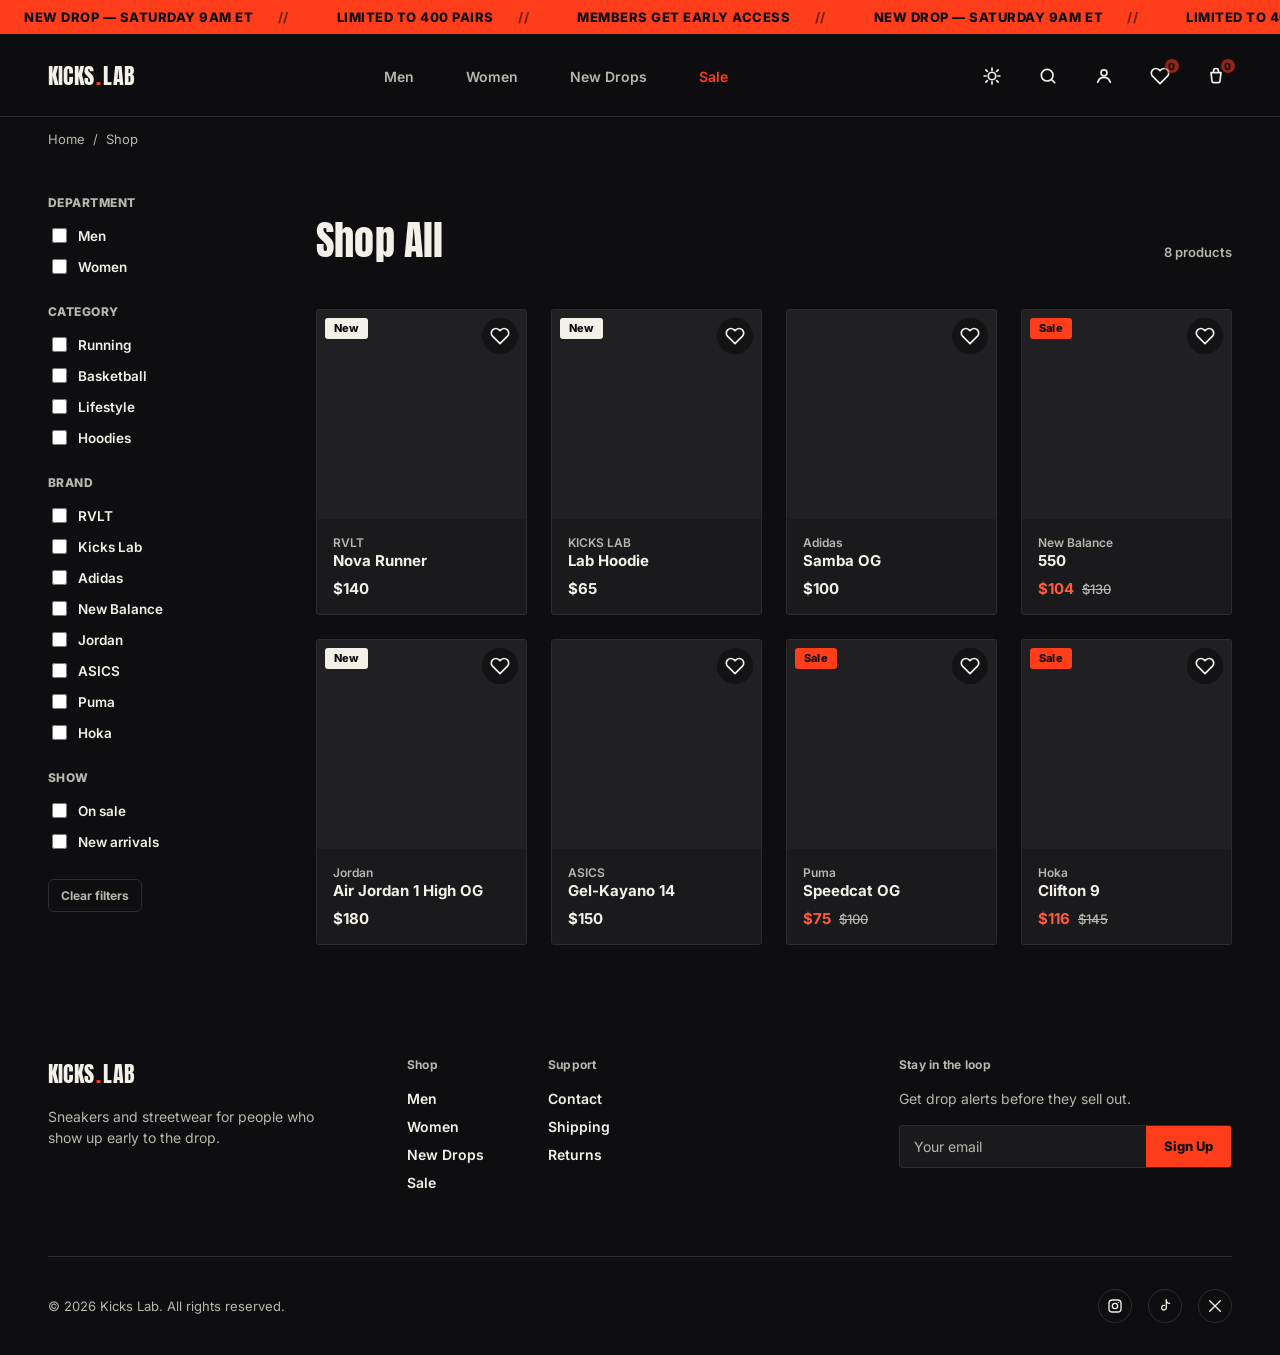
<file: shop.html>
<head>
  <script>
    (function(){
      try{
        var t = localStorage.getItem('kl-theme');
        if(t) document.documentElement.setAttribute('data-theme', t);
      }catch(e){}
    })();
  </script>

<meta charset="UTF-8">
<meta name="viewport" content="width=device-width, initial-scale=1.0">
<title>Shop All — Kicks Lab</title>
<link rel="preconnect" href="https://fonts.googleapis.com">
<link rel="preconnect" href="https://fonts.gstatic.com" crossorigin>
<link href="https://fonts.googleapis.com/css2?family=Anton&family=Inter:wght@400;500;600;700;800&display=swap" rel="stylesheet">
<link rel="stylesheet" href="store.css">
<style>

  a.icon-btn{ text-decoration:none; }
  :root, :root[data-theme="dark"]{
    --bg:#0E0E10;
    --surface:#1A1A1D;
    --surface-raised:#202023;
    --border:#2C2C30;
    --text:#F3F0E8;
    --text-dim:#B9B6AE;
    --accent:#FF3D1A;
    --accent-dim:#3A1B12;
    --accent-contrast:#0E0E10;
    --accent-text:#FF5A3A;
    --shadow:0 12px 28px rgba(0,0,0,0.35);
    --radius-sm:3px;
    --radius-pill:999px;
    --sp-1:8px;
    --sp-2:16px;
    --sp-3:24px;
    --sp-4:32px;
    --sp-6:48px;
    --sp-8:64px;
    --sp-12:96px;
  }

  :root[data-theme="light"]{
    --bg:#F7F5F0;
    --surface:#FFFFFF;
    --surface-raised:#FFFFFF;
    --border:#E3DFD5;
    --text:#161512;
    --text-dim:#6E6A61;
    --accent:#FF3D1A;
    --accent-dim:#FFE1D8;
    --accent-contrast:#0E0E10;
    --accent-text:#D42A0A;
    --shadow:0 12px 28px rgba(20,18,14,0.08);
  }

  *{box-sizing:border-box;}
  html{scroll-behavior:smooth;}
  body{
    margin:0;
    background:var(--bg);
    color:var(--text);
    font-family:'Inter',sans-serif;
    -webkit-font-smoothing:antialiased;
    transition:background 0.2s ease, color 0.2s ease;
  }

  @media (prefers-reduced-motion: reduce){
    *{animation:none !important; transition:none !important;}
  }

  a{color:inherit;text-decoration:none;}
  button{font-family:inherit;cursor:pointer;}

  :focus-visible{
    outline:2px solid var(--accent);
    outline-offset:3px;
  }

  .display{
    font-family:'Anton',sans-serif;
    font-weight:400;
    letter-spacing:0.005em;
    line-height:0.92;
  }

  /* ---------- marquee strip ---------- */
  .marquee{
    background:var(--accent);
    color:var(--accent-contrast);
    overflow:hidden;
    white-space:nowrap;
    border-bottom:1px solid var(--bg);
  }
  .marquee-track{
    display:inline-flex;
    animation:scroll 22s linear infinite;
  }
  .marquee span{
    font-weight:800;
    font-size:13px;
    letter-spacing:0.04em;
    padding:9px var(--sp-3);
    white-space:nowrap;
  }
  .marquee span::after{
    content:"//";
    margin-left:var(--sp-3);
    opacity:0.55;
  }
  @keyframes scroll{
    from{transform:translateX(0);}
    to{transform:translateX(-50%);}
  }

  /* ---------- nav ---------- */
  header.nav{
    display:flex;
    align-items:center;
    justify-content:space-between;
    padding:var(--sp-3) var(--sp-6);
    border-bottom:1px solid var(--border);
    position:sticky;
    top:0;
    z-index:40;
    background:color-mix(in srgb, var(--bg) 88%, transparent);
    backdrop-filter:blur(10px);
  }
  .logo{
    font-family:'Anton',sans-serif;
    font-size:22px;
    letter-spacing:0.01em;
    display:flex;
    align-items:baseline;
    gap:2px;
  }
  .logo .dot{color:var(--accent);transition:transform 0.2s ease;display:inline-block;}
  .logo:hover .dot{transform:scale(1.4);}

  .nav-links{
    display:flex;
    gap:var(--sp-6);
    list-style:none;
    margin:0;
    padding:0;
  }
  .nav-links a{
    font-size:14px;
    font-weight:600;
    color:var(--text-dim);
    position:relative;
    padding:4px 2px;
    transition:color 0.15s ease;
  }
  .nav-links a:hover{color:var(--text);}
  .nav-links a::before{
    content:"";
    position:absolute;
    left:0;right:0;
    bottom:-2px;
    height:2px;
    background:var(--text-dim);
    transform:scaleX(0);
    transform-origin:left;
    transition:transform 0.25s ease, background 0.15s ease;
  }
  .nav-links a:hover::before{transform:scaleX(1);}
  .nav-links a.sale::before{background:var(--accent);}
  .nav-links a.active{color:var(--text);}
  .nav-links a.active::after{
    content:"";
    position:absolute;
    left:0;right:0;
    bottom:-2px;
    height:2px;
    background:var(--accent);
  }
  .nav-links a.sale{color:var(--accent);}
  .nav-links a.sale:hover{color:#ff6a48;}

  .nav-actions{
    display:flex;
    align-items:center;
    gap:var(--sp-3);
  }
  .icon-btn{
    background:none;
    border:none;
    color:var(--text);
    padding:6px;
    display:flex;
    position:relative;
    border-radius:var(--radius-sm);
  }
  .icon-btn:hover{color:var(--accent);}
  .theme-toggle .icon-moon{display:none;}
  :root[data-theme="light"] .theme-toggle .icon-sun{display:none;}
  :root[data-theme="light"] .theme-toggle .icon-moon{display:block;}
  .cart-badge{
    position:absolute;
    top:-2px;
    right:-4px;
    background:var(--accent);
    color:var(--accent-contrast);
    font-size:10px;
    font-weight:800;
    min-width:16px;
    height:16px;
    border-radius:var(--radius-pill);
    display:flex;
    align-items:center;
    justify-content:center;
    padding:0 3px;
    border:1.5px solid var(--bg);
  }

  .nav-toggle{
    display:none;
    background:none;
    border:none;
    color:var(--text);
    padding:6px;
  }

  .btn-primary{
    position:relative;
    overflow:hidden;
    background:var(--accent);
    color:var(--accent-contrast);
    border:none;
    font-weight:800;
    font-size:15px;
    padding:16px 30px;
    border-radius:var(--radius-sm);
    transition:transform 0.15s ease, background 0.15s ease;
  }
  .btn-primary::before{
    content:"";
    position:absolute;
    top:0;
    left:-60%;
    width:40%;
    height:100%;
    background:linear-gradient(115deg, transparent, rgba(255,255,255,0.35), transparent);
    transform:skewX(-20deg);
    transition:left 0.5s ease;
  }
  .btn-primary:hover::before{left:130%;}
  .btn-primary:hover{
    background:#ff5636;
    transform:translateY(-2px);
  }
  .btn-primary:active{transform:translateY(0) scale(0.98);}
  /* ---------- footer ---------- */
  footer.site-footer{
    padding:var(--sp-8) var(--sp-6) var(--sp-4);
  }
  .footer-top{
    display:grid;
    grid-template-columns:1.4fr 2fr 1.4fr;
    gap:var(--sp-6);
    padding-bottom:var(--sp-8);
  }
  .footer-brand .logo{margin-bottom:var(--sp-2);}
  .footer-tagline{
    font-size:14px;
    color:var(--text-dim);
    max-width:32ch;
    line-height:1.5;
  }
  .footer-links{
    display:flex;
    gap:var(--sp-8);
  }
  .footer-col h3{
    font-size:12px;
    font-weight:700;
    color:var(--text-dim);
    margin:0 0 var(--sp-2);
    letter-spacing:0.02em;
  }
  .footer-col ul{
    list-style:none;
    margin:0;
    padding:0;
    display:flex;
    flex-direction:column;
    gap:var(--sp-1);
  }
  .footer-col a{
    font-size:14px;
    font-weight:600;
    color:var(--text);
  }
  .footer-col a:hover{color:var(--accent);}

  .footer-newsletter h3{
    font-size:12px;
    font-weight:700;
    color:var(--text-dim);
    margin:0 0 var(--sp-2);
    letter-spacing:0.02em;
  }
  .footer-newsletter p{
    font-size:14px;
    color:var(--text-dim);
    margin:0 0 var(--sp-2);
    line-height:1.5;
  }
  .newsletter-form{
    display:flex;
    border:1px solid var(--border);
    border-radius:var(--radius-sm);
    overflow:hidden;
    background:var(--surface);
  }
  .newsletter-form input{
    flex:1;
    background:none;
    border:none;
    color:var(--text);
    font-family:inherit;
    font-size:14px;
    padding:12px 14px;
    min-width:0;
  }
  .newsletter-form input::placeholder{color:var(--text-dim);}
  .newsletter-form input:focus{outline:none;}
  .newsletter-form button{
    background:var(--accent);
    color:var(--accent-contrast);
    border:none;
    font-weight:800;
    font-size:13px;
    padding:0 18px;
    white-space:nowrap;
  }
  .newsletter-form button:hover{background:#ff5636;}

  .footer-bottom{
    display:flex;
    align-items:center;
    justify-content:space-between;
    gap:var(--sp-3);
    padding-top:var(--sp-4);
    border-top:1px solid var(--border);
  }
  .footer-copy{
    font-size:13px;
    color:var(--text-dim);
  }
  .social-icons{
    display:flex;
    gap:var(--sp-2);
  }
  .social-icons a{
    width:34px;
    height:34px;
    border-radius:var(--radius-pill);
    border:1px solid var(--border);
    display:flex;
    align-items:center;
    justify-content:center;
    color:var(--text);
    transition:border-color 0.15s ease, color 0.15s ease, transform 0.15s ease;
  }
  .social-icons a:hover{
    border-color:var(--accent);
    color:var(--accent);
    transform:translateY(-2px);
  }

  .sr-only{
    position:absolute;
    width:1px;height:1px;
    margin:-1px;padding:0;
    overflow:hidden;
    clip:rect(0,0,0,0);
    white-space:nowrap;
    border:0;
  }

  .product-card{
    position:relative;
    display:flex;
    flex-direction:column;
    background:var(--surface);
    border:1px solid var(--border);
    border-radius:var(--radius-sm);
    transition:transform 0.28s cubic-bezier(0.22, 0.8, 0.3, 1), box-shadow 0.28s ease, border-color 0.28s ease;
  }
  .product-media{
    position:relative;
    aspect-ratio:1/1;
    background:var(--surface-raised);
    border-radius:2px 2px 0 0;
    overflow:hidden;
  }
  .product-media img{
    position:absolute;
    inset:0;
    width:100%;
    height:100%;
    object-fit:cover;
    transition:transform 0.5s ease;
  }

  /* badge: Sale is the accent (matches the Sale nav link), New is the neutral inverse */
  .product-badge{
    position:absolute;
    top:var(--sp-1);
    left:var(--sp-1);
    z-index:2;
    font-size:11px;
    font-weight:800;
    letter-spacing:0.02em;
    line-height:1;
    padding:5px 9px;
    border-radius:var(--radius-sm);
  }
  .product-badge.is-sale{background:var(--accent);color:var(--accent-contrast);}
  .product-badge.is-new{background:var(--text);color:var(--bg);}

  /* save (heart) */
  .save-btn{
    position:absolute;
    top:var(--sp-1);
    right:var(--sp-1);
    z-index:2;
    width:36px;
    height:36px;
    padding:0;
    border:none;
    border-radius:var(--radius-pill);
    display:grid;
    place-items:center;
    color:var(--text);
    background:color-mix(in srgb, var(--bg) 68%, transparent);
    -webkit-backdrop-filter:blur(8px);
    backdrop-filter:blur(8px);
    transition:background 0.15s ease, color 0.15s ease;
  }
  .save-btn svg{display:block;}
  .save-btn svg path{
    fill:transparent;
    stroke:currentColor;
    stroke-width:2;
    stroke-linejoin:round;
    transition:fill 0.15s ease;
  }
  .save-btn:hover{
    color:var(--accent);
    background:color-mix(in srgb, var(--bg) 88%, transparent);
  }
  .save-btn[aria-pressed="true"]{color:var(--accent);}
  .save-btn[aria-pressed="true"] svg path{fill:currentColor;}
  .save-btn.pop svg{animation:heartPop 0.35s ease;}
  @keyframes heartPop{
    0%{transform:scale(1);}
    40%{transform:scale(1.3);}
    100%{transform:scale(1);}
  }

  /* quick add: hidden until the card is hovered or keyboard-focused */
  .quick-add{
    position:absolute;
    left:var(--sp-1);
    right:var(--sp-1);
    bottom:var(--sp-1);
    z-index:2;
    height:42px;
    display:flex;
    align-items:center;
    justify-content:center;
    gap:8px;
    border:none;
    border-radius:var(--radius-sm);
    background:var(--text);
    color:var(--bg);
    font-size:13px;
    font-weight:800;
    letter-spacing:0.01em;
    opacity:0;
    transform:translateY(10px);
    pointer-events:none;
    transition:opacity 0.2s ease, transform 0.28s cubic-bezier(0.22, 0.8, 0.3, 1), background 0.15s ease, color 0.15s ease;
  }
  .quick-add svg{display:block;}
  .quick-add:hover,
  .quick-add:focus-visible,
  .quick-add.added{
    background:var(--accent);
    color:var(--accent-contrast);
  }
  .quick-add:focus-visible{outline-offset:2px;}

  /* card lift + tinted shadow */
  @media (hover:hover){
    .product-card:hover{
      transform:translateY(-5px);
      border-color:color-mix(in srgb, var(--accent) 32%, var(--border));
      box-shadow:
        0 22px 34px -18px color-mix(in srgb, var(--accent) 38%, transparent),
        0 4px 12px -4px color-mix(in srgb, var(--accent) 14%, transparent);
    }
    .product-card:hover .product-media img{transform:scale(1.05);}
    .product-card:hover .quick-add{
      opacity:1;
      transform:translateY(0);
      pointer-events:auto;
    }
  }
  .product-card:has(:focus-visible){
    transform:translateY(-5px);
    border-color:color-mix(in srgb, var(--accent) 32%, var(--border));
    box-shadow:
      0 22px 34px -18px color-mix(in srgb, var(--accent) 38%, transparent),
      0 4px 12px -4px color-mix(in srgb, var(--accent) 14%, transparent);
  }
  .product-card:has(:focus-visible) .quick-add{
    opacity:1;
    transform:translateY(0);
    pointer-events:auto;
  }
  /* no hover on touch screens: keep Quick Add visible */
  @media (hover:none){
    .quick-add{
      opacity:1;
      transform:none;
      pointer-events:auto;
      height:38px;
    }
  }

  /* text */
  .product-info{
    display:flex;
    flex-direction:column;
    gap:var(--sp-1);
    padding:var(--sp-2);
  }
  .product-link{
    display:flex;
    flex-direction:column;
    gap:2px;
  }
  /* the whole card is one click target; heart and Quick Add sit above it */
  .product-link::after{
    content:"";
    position:absolute;
    inset:0;
    z-index:1;
  }
  .product-link:focus-visible{outline:none;}
  .product-card:has(.product-link:focus-visible){
    outline:2px solid var(--accent);
    outline-offset:3px;
  }
  .product-brand{
    font-size:12px;
    font-weight:600;
    color:var(--text-dim);
  }
  .product-name{
    font-size:15px;
    font-weight:700;
    line-height:1.25;
    color:var(--text);
  }
  .product-price{
    display:flex;
    align-items:baseline;
    gap:var(--sp-1);
    font-size:15px;
    font-weight:700;
    color:var(--text);
  }
  .product-price.on-sale .now{color:var(--accent-text);}
  .product-price .was{
    font-size:13px;
    font-weight:500;
    color:var(--text-dim);
    text-decoration:line-through;
  }

  @media (max-width:560px){
    .product-info{padding:12px;}
    .product-name{font-size:14px;}
    .product-price{font-size:14px;}
  }


  :root{--nav-h:82px;}

  /* ---------- page head ---------- */
  .cart-head{
    padding:var(--sp-4) var(--sp-6) 0;
  }
  .cart-head h1{
    margin:0;
    font-size:clamp(36px, 4.4vw, 56px);
    color:var(--text);
  }
  .cart-head .count{
    font-size:15px;
    font-weight:600;
    color:var(--text-dim);
  }

  /* ---------- layout ---------- */
  .cart-page{
    display:grid;
    grid-template-columns:minmax(0, 1.35fr) minmax(0, 0.65fr);
    align-items:start;
    gap:var(--sp-8);
    padding:var(--sp-3) var(--sp-6) var(--sp-8);
  }

  /* ---------- line items ---------- */
  .cart-items{
    display:flex;
    flex-direction:column;
  }
  .cart-item{
    display:grid;
    grid-template-columns:112px 1fr auto;
    gap:var(--sp-3);
    padding:var(--sp-3) 0;
    border-bottom:1px solid var(--border);
  }
  .cart-item:first-child{padding-top:0;}
  .item-media{
    position:relative;
    width:112px;
    aspect-ratio:1/1;
    background:var(--surface-raised);
    border:1px solid var(--border);
    border-radius:var(--radius-sm);
    overflow:hidden;
  }
  .item-media img{
    position:absolute;
    inset:0;
    width:100%;
    height:100%;
    object-fit:cover;
  }
  .item-body{
    display:flex;
    flex-direction:column;
    min-width:0;
  }
  .item-brand{
    font-size:12px;
    font-weight:700;
    color:var(--text-dim);
  }
  .item-name{
    margin:2px 0 0;
    font-size:17px;
    font-weight:700;
    color:var(--text);
  }
  .item-meta{
    margin-top:4px;
    font-size:13px;
    font-weight:600;
    color:var(--text-dim);
  }
  .item-controls{
    display:flex;
    align-items:center;
    gap:var(--sp-3);
    margin-top:auto;
    padding-top:var(--sp-2);
  }
  .stepper{
    display:inline-flex;
    align-items:stretch;
    background:var(--surface);
    border:1px solid var(--border);
    border-radius:var(--radius-sm);
    overflow:hidden;
  }
  .step-btn{
    width:36px;
    height:36px;
    display:grid;
    place-items:center;
    padding:0;
    background:none;
    border:none;
    color:var(--text);
    transition:background 0.15s ease;
  }
  .step-btn:hover:not(:disabled){background:color-mix(in srgb, var(--text) 8%, transparent);}
  .step-btn:disabled{opacity:0.35;cursor:not-allowed;}
  .step-btn:focus-visible{outline-offset:-3px;}
  .qty-input{
    width:40px;
    padding:0;
    text-align:center;
    background:none;
    border:none;
    border-left:1px solid var(--border);
    border-right:1px solid var(--border);
    color:var(--text);
    font-family:inherit;
    font-size:14px;
    font-weight:700;
    -moz-appearance:textfield;
    appearance:textfield;
  }
  .qty-input::-webkit-outer-spin-button,
  .qty-input::-webkit-inner-spin-button{-webkit-appearance:none;margin:0;}
  .qty-input:focus-visible{outline-offset:-3px;}

  .item-side{
    display:flex;
    flex-direction:column;
    align-items:flex-end;
    justify-content:space-between;
    gap:var(--sp-2);
  }
  .remove-btn{
    width:32px;
    height:32px;
    display:grid;
    place-items:center;
    padding:0;
    background:none;
    border:none;
    border-radius:var(--radius-sm);
    color:var(--text-dim);
    transition:color 0.15s ease, background 0.15s ease;
  }
  .remove-btn:hover{color:var(--accent-text);background:color-mix(in srgb, var(--accent) 10%, transparent);}
  .remove-btn svg{display:block;}
  .item-price{
    text-align:right;
    font-size:17px;
    font-weight:700;
    color:var(--text);
  }
  .item-price .was{
    display:block;
    font-size:13px;
    font-weight:500;
    color:var(--text-dim);
    text-decoration:line-through;
  }

  .cart-item.removing{
    animation:itemOut 0.28s ease forwards;
  }
  @keyframes itemOut{
    to{ opacity:0; transform:translateX(12px); }
  }

  /* ---------- empty state ---------- */
  .cart-empty{
    display:none;
    flex-direction:column;
    align-items:flex-start;
    gap:var(--sp-2);
    padding:var(--sp-6) 0;
  }
  .cart-empty p{
    margin:0;
    font-size:15px;
    color:var(--text-dim);
  }
  .cart-page.is-empty .cart-items{display:none;}
  .cart-page.is-empty .cart-empty{display:flex;}

  /* ---------- order summary ---------- */
  .summary{
    position:sticky;
    top:calc(var(--nav-h) + var(--sp-3));
    background:var(--surface);
    border:1px solid var(--border);
    border-radius:var(--radius-sm);
    padding:var(--sp-3);
    display:flex;
    flex-direction:column;
  }
  .summary h2{
    margin:0 0 var(--sp-2);
    font-size:20px;
    color:var(--text);
  }
  .summary-row{
    display:flex;
    align-items:baseline;
    justify-content:space-between;
    padding:var(--sp-1) 0;
    font-size:14px;
    font-weight:600;
    color:var(--text-dim);
  }
  .summary-row span:last-child{color:var(--text);}
  .summary-row.discount span:last-child{color:var(--accent-text);}
  .summary-row[hidden]{display:none;}
  .summary-row.total{
    margin-top:var(--sp-1);
    padding-top:var(--sp-2);
    border-top:1px solid var(--border);
    font-size:16px;
    font-weight:800;
    color:var(--text);
  }
  .summary-row.total span:last-child{
    font-family:'Anton',sans-serif;
    font-size:22px;
    color:var(--text);
  }
  .summary-note{
    margin:0;
    font-size:12px;
    color:var(--text-dim);
  }

  .promo{
    display:flex;
    gap:8px;
    margin:var(--sp-2) 0;
  }
  .promo input{
    flex:1;
    min-width:0;
    height:44px;
    padding:0 var(--sp-2);
    background:var(--bg);
    border:1px solid var(--border);
    border-radius:var(--radius-sm);
    color:var(--text);
    font-family:inherit;
    font-size:14px;
  }
  .promo input::placeholder{color:var(--text-dim);}
  .promo input:focus-visible{outline:2px solid var(--accent);outline-offset:1px;}
  .promo-apply{
    height:44px;
    padding:0 var(--sp-2);
    background:none;
    border:1px solid var(--border);
    border-radius:var(--radius-sm);
    color:var(--text);
    font-size:13px;
    font-weight:700;
    white-space:nowrap;
    transition:border-color 0.15s ease, color 0.15s ease;
  }
  .promo-apply:hover{border-color:var(--text);}
  .promo-status{
    margin:0 0 var(--sp-1);
    font-size:13px;
    font-weight:600;
    min-height:18px;
  }
  .promo-status.ok{color:var(--accent-text);}
  .promo-status.err{color:var(--accent-text);}

  .summary .btn-primary{
    width:100%;
    height:56px;
    margin-top:var(--sp-2);
    font-size:16px;
  }
  .summary .btn-primary.added{background:var(--text);color:var(--bg);}

  /* ---------- you might also like ---------- */
  .also-like{
    padding:0 var(--sp-6) var(--sp-8);
    border-top:1px solid var(--border);
  }
  .also-like-head{
    display:flex;
    align-items:baseline;
    justify-content:space-between;
    padding:var(--sp-6) 0 var(--sp-3);
  }
  .also-like-head h2{
    margin:0;
    font-size:clamp(24px, 2.8vw, 32px);
    color:var(--text);
  }
  .also-row{
    display:grid;
    grid-template-columns:repeat(2, minmax(0, 320px));
    gap:var(--sp-3);
  }

  /* ---------- responsive ---------- */
  @media (max-width:900px){
    .nav-links{
      position:absolute;
      top:100%;left:0;right:0;
      background:var(--bg);
      flex-direction:column;
      gap:0;
      border-bottom:1px solid var(--border);
      display:none;
    }
    .nav-links.open{display:flex;}
    .nav-links a{padding:var(--sp-2) var(--sp-6);width:100%;}
    .nav-links a.active::after{display:none;}
    .nav-toggle{display:block;}

    .cart-head{padding:var(--sp-3) var(--sp-4) 0;}
    .cart-page{
      grid-template-columns:1fr;
      gap:var(--sp-4);
      padding:var(--sp-2) var(--sp-4) var(--sp-6);
    }
    .summary{position:static;}
    .cart-item{grid-template-columns:84px 1fr;}
    .item-media{width:84px;}
    .item-side{
      grid-column:1/-1;
      flex-direction:row-reverse;
      align-items:center;
      justify-content:space-between;
    }
    .item-price{text-align:left;}

    .also-like{padding:0 var(--sp-4) var(--sp-6);}
    .also-row{grid-template-columns:repeat(2, 1fr);gap:var(--sp-2);}

    .footer-top{grid-template-columns:1fr;gap:var(--sp-6);}
    .footer-links{gap:var(--sp-4);}
    .footer-bottom{flex-direction:column;align-items:flex-start;gap:var(--sp-3);}
  }
  @media (max-width:520px){
    .also-row{grid-template-columns:1fr;}
  }
</style>
</head>
<body>

<div class="marquee" aria-hidden="true">
    <div class="marquee-track">
      <span>NEW DROP — SATURDAY 9AM ET</span>
      <span>LIMITED TO 400 PAIRS</span>
      <span>MEMBERS GET EARLY ACCESS</span>
      <span>NEW DROP — SATURDAY 9AM ET</span>
      <span>LIMITED TO 400 PAIRS</span>
      <span>MEMBERS GET EARLY ACCESS</span>
    </div>
  </div>

  <header class="nav">
    <a href="index.html" class="logo">KICKS<span class="dot">.</span>LAB</a>

    <button class="nav-toggle" aria-label="Toggle menu" onclick="document.querySelector('.nav-links').classList.toggle('open')">
      <svg width="22" height="22" viewBox="0 0 24 24" fill="none"><path d="M3 6h18M3 12h18M3 18h18" stroke="currentColor" stroke-width="2" stroke-linecap="round"/></svg>
    </button>

    <!--
      Department links point to the Shop page with a `dept` query param
      (men / women / new / sale). shop.html doesn't read this param yet —
      when wiring up real filtering, parse it on load and pre-check the
      matching Brand/Category filter(s) plus update the results count.
    -->
    <ul class="nav-links">
      <li><a href="shop.html?dept=men">Men</a></li>
      <li><a href="shop.html?dept=women">Women</a></li>
      <li><a href="shop.html?dept=new">New Drops</a></li>
      <li><a href="shop.html?dept=sale" class="sale">Sale</a></li>
    </ul>

    <div class="nav-actions">
      <button class="icon-btn theme-toggle" aria-label="Toggle light and dark mode" onclick="toggleTheme()">
        <svg class="icon-sun" width="20" height="20" viewBox="0 0 24 24" fill="none"><circle cx="12" cy="12" r="4.5" stroke="currentColor" stroke-width="2"/><path d="M12 2.5v2.5M12 19v2.5M4.6 4.6l1.8 1.8M17.6 17.6l1.8 1.8M2.5 12H5M19 12h2.5M4.6 19.4l1.8-1.8M17.6 6.4l1.8-1.8" stroke="currentColor" stroke-width="2" stroke-linecap="round"/></svg>
        <svg class="icon-moon" width="20" height="20" viewBox="0 0 24 24" fill="none"><path d="M20 14.5A8.5 8.5 0 1 1 9.5 4a7 7 0 0 0 10.5 10.5z" stroke="currentColor" stroke-width="2" stroke-linejoin="round"/></svg>
      </button>
      <button class="icon-btn" aria-label="Search">
        <svg width="20" height="20" viewBox="0 0 24 24" fill="none"><circle cx="11" cy="11" r="7" stroke="currentColor" stroke-width="2"/><path d="M20 20l-3.5-3.5" stroke="currentColor" stroke-width="2" stroke-linecap="round"/></svg>
      </button>
      <div class="account-wrap">
        <button class="icon-btn account-btn" id="account-btn" aria-haspopup="true" aria-expanded="false" aria-label="Account">
          <svg width="20" height="20" viewBox="0 0 24 24" fill="none"><circle cx="12" cy="8.2" r="3.6" stroke="currentColor" stroke-width="2"/><path d="M4.4 19.6c1.3-3.9 4.1-5.9 7.6-5.9s6.3 2 7.6 5.9" stroke="currentColor" stroke-width="2" stroke-linecap="round"/></svg>
        </button>
        <div class="account-panel" id="account-panel" hidden></div>
      </div>
      <a href="favorites.html" class="icon-btn" aria-label="Favorites, 0 items">
        <svg width="20" height="20" viewBox="0 0 24 24" fill="none"><path d="M20.84 4.61a5.5 5.5 0 0 0-7.78 0L12 5.67l-1.06-1.06a5.5 5.5 0 0 0-7.78 7.78l1.06 1.06L12 21.23l7.78-7.78 1.06-1.06a5.5 5.5 0 0 0 0-7.78z" stroke="currentColor" stroke-width="2" stroke-linejoin="round"/></svg>
        <span class="fav-badge">0</span>
      </a>
      <a href="cart.html" class="icon-btn" aria-label="Cart, 0 items">
        <svg width="20" height="20" viewBox="0 0 24 24" fill="none"><path d="M6 8h12l-1.2 10.2a2 2 0 01-2 1.8H9.2a2 2 0 01-2-1.8L6 8z" stroke="currentColor" stroke-width="2" stroke-linejoin="round"/><path d="M9 8V6a3 3 0 016 0v2" stroke="currentColor" stroke-width="2"/></svg>
        <span class="cart-badge">0</span>
      </a>
    </div>
  </header>

<main>
  <nav class="crumbs" aria-label="Breadcrumb" style="padding:14px var(--sp-6) 0;">
    <ol style="display:flex;gap:8px;list-style:none;margin:0;padding:0;font-size:13px;color:var(--text-dim);">
      <li><a href="index.html">Home</a></li><li aria-hidden="true">/</li><li aria-current="page">Shop</li>
    </ol>
  </nav>

  <div class="shop-shell">
    <aside class="shop-filters" aria-label="Filters">
      <div class="filter-group">
        <h3>Department</h3>
        <label class="filter-opt"><input type="checkbox" data-filter="dept" value="men"> Men</label>
        <label class="filter-opt"><input type="checkbox" data-filter="dept" value="women"> Women</label>
      </div>
      <div class="filter-group">
        <h3>Category</h3>
        <label class="filter-opt"><input type="checkbox" data-filter="category" value="running"> Running</label>
        <label class="filter-opt"><input type="checkbox" data-filter="category" value="basketball"> Basketball</label>
        <label class="filter-opt"><input type="checkbox" data-filter="category" value="lifestyle"> Lifestyle</label>
        <label class="filter-opt"><input type="checkbox" data-filter="category" value="hoodies"> Hoodies</label>
      </div>
      <div class="filter-group">
        <h3>Brand</h3>
        <label class="filter-opt"><input type="checkbox" data-filter="brand" value="rvlt"> RVLT</label>
        <label class="filter-opt"><input type="checkbox" data-filter="brand" value="kicks lab"> Kicks Lab</label>
        <label class="filter-opt"><input type="checkbox" data-filter="brand" value="adidas"> Adidas</label>
        <label class="filter-opt"><input type="checkbox" data-filter="brand" value="new balance"> New Balance</label>
        <label class="filter-opt"><input type="checkbox" data-filter="brand" value="jordan"> Jordan</label>
        <label class="filter-opt"><input type="checkbox" data-filter="brand" value="asics"> ASICS</label>
        <label class="filter-opt"><input type="checkbox" data-filter="brand" value="puma"> Puma</label>
        <label class="filter-opt"><input type="checkbox" data-filter="brand" value="hoka"> Hoka</label>
      </div>
      <div class="filter-group">
        <h3>Show</h3>
        <label class="filter-opt"><input type="checkbox" id="filter-sale"> On sale</label>
        <label class="filter-opt"><input type="checkbox" id="filter-new"> New arrivals</label>
      </div>
      <button type="button" class="filter-reset" id="filter-reset">Clear filters</button>
    </aside>

    <div>
      <div class="shop-head">
        <h1 class="display">Shop All</h1>
        <span class="shop-count" id="shop-count">8 products</span>
      </div>
      <div class="shop-grid" id="shop-grid"></div>
      <p class="shop-empty" id="shop-empty" hidden>No products match those filters yet. Try clearing a few.</p>
    </div>
  </div>
</main>

<footer class="site-footer">
    <div class="footer-top">
      <div class="footer-brand">
        <a href="index.html" class="logo">KICKS<span class="dot">.</span>LAB</a>
        <p class="footer-tagline">Sneakers and streetwear for people who show up early to the drop.</p>
      </div>

      <div class="footer-links">
        <div class="footer-col">
          <h3>Shop</h3>
          <ul>
            <li><a href="#">Men</a></li>
            <li><a href="#">Women</a></li>
            <li><a href="#">New Drops</a></li>
            <li><a href="#">Sale</a></li>
          </ul>
        </div>
        <div class="footer-col">
          <h3>Support</h3>
          <ul>
            <li><a href="#">Contact</a></li>
            <li><a href="#">Shipping</a></li>
            <li><a href="#">Returns</a></li>
          </ul>
        </div>
      </div>

      <div class="footer-newsletter">
        <h3>Stay in the loop</h3>
        <p>Get drop alerts before they sell out.</p>
        <form class="newsletter-form" onsubmit="return false;">
          <label for="footer-email" class="sr-only" style="position:absolute;width:1px;height:1px;overflow:hidden;clip:rect(0,0,0,0);">Email address</label>
          <input id="footer-email" type="email" placeholder="Your email" required>
          <button type="submit">Sign Up</button>
        </form>
      </div>
    </div>

    <div class="footer-bottom">
      <span class="footer-copy">© 2026 Kicks Lab. All rights reserved.</span>
      <div class="social-icons">
        <a href="#" aria-label="Instagram">
          <svg width="16" height="16" viewBox="0 0 24 24" fill="none"><rect x="3" y="3" width="18" height="18" rx="5" stroke="currentColor" stroke-width="2"/><circle cx="12" cy="12" r="4" stroke="currentColor" stroke-width="2"/><circle cx="17.5" cy="6.5" r="1" fill="currentColor"/></svg>
        </a>
        <a href="#" aria-label="TikTok">
          <svg width="16" height="16" viewBox="0 0 24 24" fill="none"><path d="M14 3v11.5a3.5 3.5 0 1 1-3-3.46" stroke="currentColor" stroke-width="2" stroke-linecap="round" stroke-linejoin="round"/><path d="M14 3a5 5 0 0 0 5 5" stroke="currentColor" stroke-width="2" stroke-linecap="round" stroke-linejoin="round"/></svg>
        </a>
        <a href="#" aria-label="X">
          <svg width="16" height="16" viewBox="0 0 24 24" fill="none"><path d="M4 4l16 16M20 4L4 20" stroke="currentColor" stroke-width="2" stroke-linecap="round"/></svg>
        </a>
      </div>
    </div>
  </footer>

<div id="cart-status" class="sr-only" role="status" aria-live="polite"></div>

  <script src="store.js"></script>
  <script>
    (function(){
      const grid = document.getElementById('shop-grid');
      const countEl = document.getElementById('shop-count');
      const emptyEl = document.getElementById('shop-empty');
      const status = document.getElementById('cart-status');
      const params = new URLSearchParams(location.search);

      const heartSvg = '<svg width="20" height="20" viewBox="0 0 24 24" fill="none" aria-hidden="true"><path d="M20.84 4.61a5.5 5.5 0 0 0-7.78 0L12 5.67l-1.06-1.06a5.5 5.5 0 0 0-7.78 7.78l1.06 1.06L12 21.23l7.78-7.78 1.06-1.06a5.5 5.5 0 0 0 0-7.78z"/></svg>';
      const plusSvg = '<svg width="14" height="14" viewBox="0 0 24 24" fill="none" aria-hidden="true"><path d="M12 5v14M5 12h14" stroke="currentColor" stroke-width="2.5" stroke-linecap="round"/></svg>';

      function cardHtml(p){
        const badge = p.badge === 'sale' ? '<span class="product-badge is-sale">Sale</span>' : (p.badge === 'new' ? '<span class="product-badge is-new">New</span>' : '');
        const price = p.was
          ? '<div class="product-price on-sale"><span class="sr-only">Sale price </span><span class="now">$' + p.price + '</span><span class="sr-only">Original price </span><s class="was">$' + p.was + '</s></div>'
          : '<div class="product-price"><span class="sr-only">Price </span><span class="now">$' + p.price + '</span></div>';
        return '<article class="product-card kl-reveal" data-id="' + p.id + '" data-brand="' + p.brand + '" data-name="' + p.name + '" data-price="' + p.price + '" data-image="' + p.image + '" data-href="' + p.href + '">' +
          '<div class="product-media">' + badge +
            '<button type="button" class="save-btn" aria-pressed="' + (KL.isFav(p.id) ? 'true' : 'false') + '" aria-label="Save ' + p.brand + ' ' + p.name + '">' + heartSvg + '</button>' +
            '<img src="' + p.image + '" alt="' + p.brand + ' ' + p.name + '" loading="lazy">' +
            '<button type="button" class="quick-add" data-product="' + p.brand + ' ' + p.name + '">' + plusSvg + '<span class="quick-add-label">Quick Add</span></button>' +
          '</div>' +
          '<div class="product-info">' +
            '<a class="product-link" href="' + p.href + '"><span class="product-brand">' + p.brand + '</span><span class="product-name">' + p.name + '</span></a>' +
            price +
          '</div>' +
        '</article>';
      }

      function activeFilters(){
        return {
          dept: Array.from(document.querySelectorAll('[data-filter="dept"]:checked')).map(i => i.value),
          category: Array.from(document.querySelectorAll('[data-filter="category"]:checked')).map(i => i.value),
          brand: Array.from(document.querySelectorAll('[data-filter="brand"]:checked')).map(i => i.value),
          sale: document.getElementById('filter-sale').checked,
          isNew: document.getElementById('filter-new').checked
        };
      }

      function matches(p, f){
        if (f.dept.length && !f.dept.includes(p.dept)) return false;
        if (f.category.length && !f.category.includes(p.category)) return false;
        if (f.brand.length && !f.brand.includes(p.brand.toLowerCase())) return false;
        if (f.sale && p.badge !== 'sale') return false;
        if (f.isNew && p.badge !== 'new') return false;
        return true;
      }

      function render(){
        const f = activeFilters();
        const list = KL.PRODUCTS.filter(p => matches(p, f));
        grid.innerHTML = list.map(cardHtml).join('');
        countEl.textContent = list.length + (list.length === 1 ? ' product' : ' products');
        emptyEl.hidden = list.length !== 0;
        grid.querySelectorAll('.product-media img').forEach(function(img){
          const drop = function(){ img.remove(); };
          img.addEventListener('error', drop);
          if (img.complete && img.naturalWidth === 0) drop();
        });
      }

      // preselect from ?dept= / ?category= / ?brand= so the links from index.html actually filter
      const dept = params.get('dept');
      const category = params.get('category');
      const brand = params.get('brand');
      if (dept && dept !== 'sale') {
        const box = document.querySelector('[data-filter="dept"][value="' + dept + '"]');
        if (box) box.checked = true;
      }
      if (dept === 'sale') document.getElementById('filter-sale').checked = true;
      if (category) {
        const box = document.querySelector('[data-filter="category"][value="' + category + '"]');
        if (box) box.checked = true;
      }
      if (brand) {
        const box = document.querySelector('[data-filter="brand"][value="' + brand.replace(/-/g,' ') + '"]');
        if (box) box.checked = true;
      }

      document.querySelectorAll('.shop-filters input').forEach(el => el.addEventListener('change', render));
      document.getElementById('filter-reset').addEventListener('click', function(){
        document.querySelectorAll('.shop-filters input').forEach(el => el.checked = false);
        render();
      });

      grid.addEventListener('click', function(e){
        const card = e.target.closest('.product-card');
        if (!card) return;
        const save = e.target.closest('.save-btn');
        if (save){
          const item = { id: card.dataset.id, brand: card.dataset.brand, name: card.dataset.name, price: parseFloat(card.dataset.price), image: card.dataset.image, href: card.dataset.href };
          const on = KL.toggleFav(item);
          save.setAttribute('aria-pressed', String(on));
          save.classList.remove('pop'); void save.offsetWidth; save.classList.add('pop');
          KL.toast((on ? 'Added to' : 'Removed from') + ' favorites: ' + item.brand + ' ' + item.name);
          status.textContent = item.brand + ' ' + item.name + (on ? ' added to favorites' : ' removed from favorites');
          return;
        }
        const add = e.target.closest('.quick-add');
        if (add && !add.classList.contains('added')){
          const label = add.querySelector('.quick-add-label');
          KL.addToCart({ id: card.dataset.id, brand: card.dataset.brand, name: card.dataset.name, size: 'One Size', price: parseFloat(card.dataset.price), image: card.dataset.image, href: card.dataset.href, qty: 1 });
          KL.toast(card.dataset.brand + ' ' + card.dataset.name + ' added to cart.');
          status.textContent = add.dataset.product + ' added to cart';
          add.classList.add('added'); label.textContent = 'Added';
          setTimeout(function(){ add.classList.remove('added'); label.textContent = 'Quick Add'; }, 1400);
        }
      });

      render();
    })();
  </script>

</body>
</html>
</file>
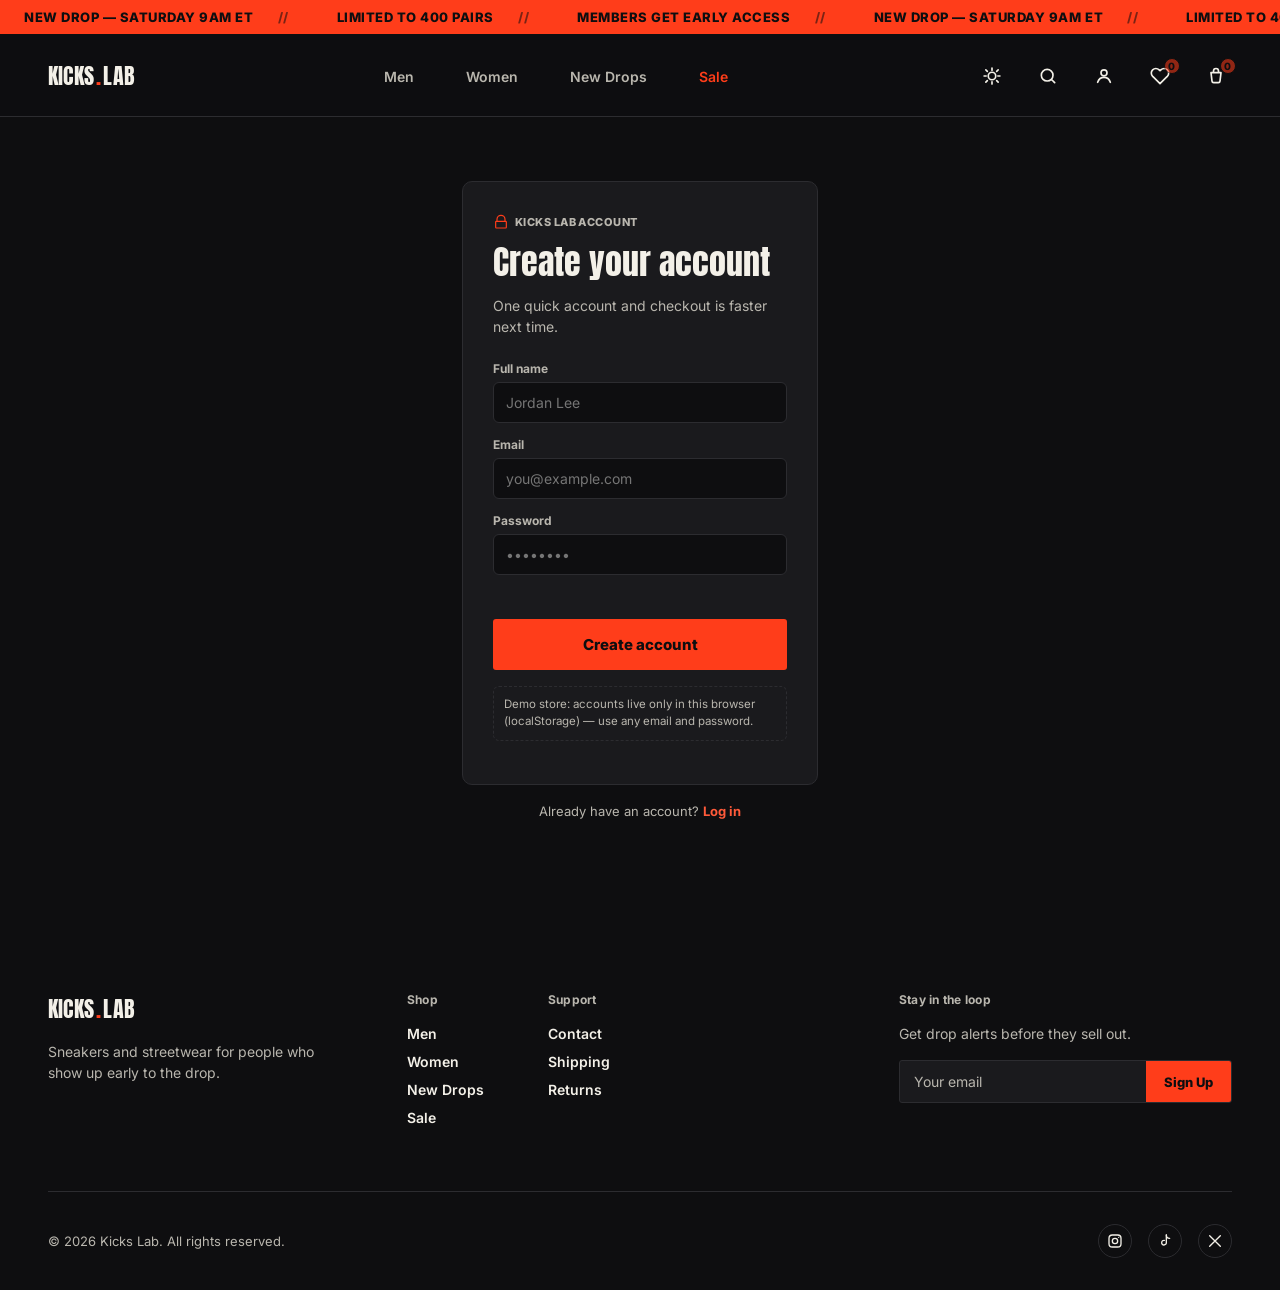
<file: signup.html>
<head>
  <script>
    (function(){
      try{
        var t = localStorage.getItem('kl-theme');
        if(t) document.documentElement.setAttribute('data-theme', t);
      }catch(e){}
    })();
  </script>

<meta charset="UTF-8">
<meta name="viewport" content="width=device-width, initial-scale=1.0">
<title>Create Account — Kicks Lab</title>
<link rel="preconnect" href="https://fonts.googleapis.com">
<link rel="preconnect" href="https://fonts.gstatic.com" crossorigin>
<link href="https://fonts.googleapis.com/css2?family=Anton&family=Inter:wght@400;500;600;700;800&display=swap" rel="stylesheet">
<link rel="stylesheet" href="store.css">
<style>

  a.icon-btn{ text-decoration:none; }
  :root, :root[data-theme="dark"]{
    --bg:#0E0E10;
    --surface:#1A1A1D;
    --surface-raised:#202023;
    --border:#2C2C30;
    --text:#F3F0E8;
    --text-dim:#B9B6AE;
    --accent:#FF3D1A;
    --accent-dim:#3A1B12;
    --accent-contrast:#0E0E10;
    --accent-text:#FF5A3A;
    --shadow:0 12px 28px rgba(0,0,0,0.35);
    --radius-sm:3px;
    --radius-pill:999px;
    --sp-1:8px;
    --sp-2:16px;
    --sp-3:24px;
    --sp-4:32px;
    --sp-6:48px;
    --sp-8:64px;
    --sp-12:96px;
  }

  :root[data-theme="light"]{
    --bg:#F7F5F0;
    --surface:#FFFFFF;
    --surface-raised:#FFFFFF;
    --border:#E3DFD5;
    --text:#161512;
    --text-dim:#6E6A61;
    --accent:#FF3D1A;
    --accent-dim:#FFE1D8;
    --accent-contrast:#0E0E10;
    --accent-text:#D42A0A;
    --shadow:0 12px 28px rgba(20,18,14,0.08);
  }

  *{box-sizing:border-box;}
  html{scroll-behavior:smooth;}
  body{
    margin:0;
    background:var(--bg);
    color:var(--text);
    font-family:'Inter',sans-serif;
    -webkit-font-smoothing:antialiased;
    transition:background 0.2s ease, color 0.2s ease;
  }

  @media (prefers-reduced-motion: reduce){
    *{animation:none !important; transition:none !important;}
  }

  a{color:inherit;text-decoration:none;}
  button{font-family:inherit;cursor:pointer;}

  :focus-visible{
    outline:2px solid var(--accent);
    outline-offset:3px;
  }

  .display{
    font-family:'Anton',sans-serif;
    font-weight:400;
    letter-spacing:0.005em;
    line-height:0.92;
  }

  /* ---------- marquee strip ---------- */
  .marquee{
    background:var(--accent);
    color:var(--accent-contrast);
    overflow:hidden;
    white-space:nowrap;
    border-bottom:1px solid var(--bg);
  }
  .marquee-track{
    display:inline-flex;
    animation:scroll 22s linear infinite;
  }
  .marquee span{
    font-weight:800;
    font-size:13px;
    letter-spacing:0.04em;
    padding:9px var(--sp-3);
    white-space:nowrap;
  }
  .marquee span::after{
    content:"//";
    margin-left:var(--sp-3);
    opacity:0.55;
  }
  @keyframes scroll{
    from{transform:translateX(0);}
    to{transform:translateX(-50%);}
  }

  /* ---------- nav ---------- */
  header.nav{
    display:flex;
    align-items:center;
    justify-content:space-between;
    padding:var(--sp-3) var(--sp-6);
    border-bottom:1px solid var(--border);
    position:sticky;
    top:0;
    z-index:40;
    background:color-mix(in srgb, var(--bg) 88%, transparent);
    backdrop-filter:blur(10px);
  }
  .logo{
    font-family:'Anton',sans-serif;
    font-size:22px;
    letter-spacing:0.01em;
    display:flex;
    align-items:baseline;
    gap:2px;
  }
  .logo .dot{color:var(--accent);transition:transform 0.2s ease;display:inline-block;}
  .logo:hover .dot{transform:scale(1.4);}

  .nav-links{
    display:flex;
    gap:var(--sp-6);
    list-style:none;
    margin:0;
    padding:0;
  }
  .nav-links a{
    font-size:14px;
    font-weight:600;
    color:var(--text-dim);
    position:relative;
    padding:4px 2px;
    transition:color 0.15s ease;
  }
  .nav-links a:hover{color:var(--text);}
  .nav-links a::before{
    content:"";
    position:absolute;
    left:0;right:0;
    bottom:-2px;
    height:2px;
    background:var(--text-dim);
    transform:scaleX(0);
    transform-origin:left;
    transition:transform 0.25s ease, background 0.15s ease;
  }
  .nav-links a:hover::before{transform:scaleX(1);}
  .nav-links a.sale::before{background:var(--accent);}
  .nav-links a.active{color:var(--text);}
  .nav-links a.active::after{
    content:"";
    position:absolute;
    left:0;right:0;
    bottom:-2px;
    height:2px;
    background:var(--accent);
  }
  .nav-links a.sale{color:var(--accent);}
  .nav-links a.sale:hover{color:#ff6a48;}

  .nav-actions{
    display:flex;
    align-items:center;
    gap:var(--sp-3);
  }
  .icon-btn{
    background:none;
    border:none;
    color:var(--text);
    padding:6px;
    display:flex;
    position:relative;
    border-radius:var(--radius-sm);
  }
  .icon-btn:hover{color:var(--accent);}
  .theme-toggle .icon-moon{display:none;}
  :root[data-theme="light"] .theme-toggle .icon-sun{display:none;}
  :root[data-theme="light"] .theme-toggle .icon-moon{display:block;}
  .cart-badge{
    position:absolute;
    top:-2px;
    right:-4px;
    background:var(--accent);
    color:var(--accent-contrast);
    font-size:10px;
    font-weight:800;
    min-width:16px;
    height:16px;
    border-radius:var(--radius-pill);
    display:flex;
    align-items:center;
    justify-content:center;
    padding:0 3px;
    border:1.5px solid var(--bg);
  }

  .nav-toggle{
    display:none;
    background:none;
    border:none;
    color:var(--text);
    padding:6px;
  }

  .btn-primary{
    position:relative;
    overflow:hidden;
    background:var(--accent);
    color:var(--accent-contrast);
    border:none;
    font-weight:800;
    font-size:15px;
    padding:16px 30px;
    border-radius:var(--radius-sm);
    transition:transform 0.15s ease, background 0.15s ease;
  }
  .btn-primary::before{
    content:"";
    position:absolute;
    top:0;
    left:-60%;
    width:40%;
    height:100%;
    background:linear-gradient(115deg, transparent, rgba(255,255,255,0.35), transparent);
    transform:skewX(-20deg);
    transition:left 0.5s ease;
  }
  .btn-primary:hover::before{left:130%;}
  .btn-primary:hover{
    background:#ff5636;
    transform:translateY(-2px);
  }
  .btn-primary:active{transform:translateY(0) scale(0.98);}
  /* ---------- footer ---------- */
  footer.site-footer{
    padding:var(--sp-8) var(--sp-6) var(--sp-4);
  }
  .footer-top{
    display:grid;
    grid-template-columns:1.4fr 2fr 1.4fr;
    gap:var(--sp-6);
    padding-bottom:var(--sp-8);
  }
  .footer-brand .logo{margin-bottom:var(--sp-2);}
  .footer-tagline{
    font-size:14px;
    color:var(--text-dim);
    max-width:32ch;
    line-height:1.5;
  }
  .footer-links{
    display:flex;
    gap:var(--sp-8);
  }
  .footer-col h3{
    font-size:12px;
    font-weight:700;
    color:var(--text-dim);
    margin:0 0 var(--sp-2);
    letter-spacing:0.02em;
  }
  .footer-col ul{
    list-style:none;
    margin:0;
    padding:0;
    display:flex;
    flex-direction:column;
    gap:var(--sp-1);
  }
  .footer-col a{
    font-size:14px;
    font-weight:600;
    color:var(--text);
  }
  .footer-col a:hover{color:var(--accent);}

  .footer-newsletter h3{
    font-size:12px;
    font-weight:700;
    color:var(--text-dim);
    margin:0 0 var(--sp-2);
    letter-spacing:0.02em;
  }
  .footer-newsletter p{
    font-size:14px;
    color:var(--text-dim);
    margin:0 0 var(--sp-2);
    line-height:1.5;
  }
  .newsletter-form{
    display:flex;
    border:1px solid var(--border);
    border-radius:var(--radius-sm);
    overflow:hidden;
    background:var(--surface);
  }
  .newsletter-form input{
    flex:1;
    background:none;
    border:none;
    color:var(--text);
    font-family:inherit;
    font-size:14px;
    padding:12px 14px;
    min-width:0;
  }
  .newsletter-form input::placeholder{color:var(--text-dim);}
  .newsletter-form input:focus{outline:none;}
  .newsletter-form button{
    background:var(--accent);
    color:var(--accent-contrast);
    border:none;
    font-weight:800;
    font-size:13px;
    padding:0 18px;
    white-space:nowrap;
  }
  .newsletter-form button:hover{background:#ff5636;}

  .footer-bottom{
    display:flex;
    align-items:center;
    justify-content:space-between;
    gap:var(--sp-3);
    padding-top:var(--sp-4);
    border-top:1px solid var(--border);
  }
  .footer-copy{
    font-size:13px;
    color:var(--text-dim);
  }
  .social-icons{
    display:flex;
    gap:var(--sp-2);
  }
  .social-icons a{
    width:34px;
    height:34px;
    border-radius:var(--radius-pill);
    border:1px solid var(--border);
    display:flex;
    align-items:center;
    justify-content:center;
    color:var(--text);
    transition:border-color 0.15s ease, color 0.15s ease, transform 0.15s ease;
  }
  .social-icons a:hover{
    border-color:var(--accent);
    color:var(--accent);
    transform:translateY(-2px);
  }

  .sr-only{
    position:absolute;
    width:1px;height:1px;
    margin:-1px;padding:0;
    overflow:hidden;
    clip:rect(0,0,0,0);
    white-space:nowrap;
    border:0;
  }

  .product-card{
    position:relative;
    display:flex;
    flex-direction:column;
    background:var(--surface);
    border:1px solid var(--border);
    border-radius:var(--radius-sm);
    transition:transform 0.28s cubic-bezier(0.22, 0.8, 0.3, 1), box-shadow 0.28s ease, border-color 0.28s ease;
  }
  .product-media{
    position:relative;
    aspect-ratio:1/1;
    background:var(--surface-raised);
    border-radius:2px 2px 0 0;
    overflow:hidden;
  }
  .product-media img{
    position:absolute;
    inset:0;
    width:100%;
    height:100%;
    object-fit:cover;
    transition:transform 0.5s ease;
  }

  /* badge: Sale is the accent (matches the Sale nav link), New is the neutral inverse */
  .product-badge{
    position:absolute;
    top:var(--sp-1);
    left:var(--sp-1);
    z-index:2;
    font-size:11px;
    font-weight:800;
    letter-spacing:0.02em;
    line-height:1;
    padding:5px 9px;
    border-radius:var(--radius-sm);
  }
  .product-badge.is-sale{background:var(--accent);color:var(--accent-contrast);}
  .product-badge.is-new{background:var(--text);color:var(--bg);}

  /* save (heart) */
  .save-btn{
    position:absolute;
    top:var(--sp-1);
    right:var(--sp-1);
    z-index:2;
    width:36px;
    height:36px;
    padding:0;
    border:none;
    border-radius:var(--radius-pill);
    display:grid;
    place-items:center;
    color:var(--text);
    background:color-mix(in srgb, var(--bg) 68%, transparent);
    -webkit-backdrop-filter:blur(8px);
    backdrop-filter:blur(8px);
    transition:background 0.15s ease, color 0.15s ease;
  }
  .save-btn svg{display:block;}
  .save-btn svg path{
    fill:transparent;
    stroke:currentColor;
    stroke-width:2;
    stroke-linejoin:round;
    transition:fill 0.15s ease;
  }
  .save-btn:hover{
    color:var(--accent);
    background:color-mix(in srgb, var(--bg) 88%, transparent);
  }
  .save-btn[aria-pressed="true"]{color:var(--accent);}
  .save-btn[aria-pressed="true"] svg path{fill:currentColor;}
  .save-btn.pop svg{animation:heartPop 0.35s ease;}
  @keyframes heartPop{
    0%{transform:scale(1);}
    40%{transform:scale(1.3);}
    100%{transform:scale(1);}
  }

  /* quick add: hidden until the card is hovered or keyboard-focused */
  .quick-add{
    position:absolute;
    left:var(--sp-1);
    right:var(--sp-1);
    bottom:var(--sp-1);
    z-index:2;
    height:42px;
    display:flex;
    align-items:center;
    justify-content:center;
    gap:8px;
    border:none;
    border-radius:var(--radius-sm);
    background:var(--text);
    color:var(--bg);
    font-size:13px;
    font-weight:800;
    letter-spacing:0.01em;
    opacity:0;
    transform:translateY(10px);
    pointer-events:none;
    transition:opacity 0.2s ease, transform 0.28s cubic-bezier(0.22, 0.8, 0.3, 1), background 0.15s ease, color 0.15s ease;
  }
  .quick-add svg{display:block;}
  .quick-add:hover,
  .quick-add:focus-visible,
  .quick-add.added{
    background:var(--accent);
    color:var(--accent-contrast);
  }
  .quick-add:focus-visible{outline-offset:2px;}

  /* card lift + tinted shadow */
  @media (hover:hover){
    .product-card:hover{
      transform:translateY(-5px);
      border-color:color-mix(in srgb, var(--accent) 32%, var(--border));
      box-shadow:
        0 22px 34px -18px color-mix(in srgb, var(--accent) 38%, transparent),
        0 4px 12px -4px color-mix(in srgb, var(--accent) 14%, transparent);
    }
    .product-card:hover .product-media img{transform:scale(1.05);}
    .product-card:hover .quick-add{
      opacity:1;
      transform:translateY(0);
      pointer-events:auto;
    }
  }
  .product-card:has(:focus-visible){
    transform:translateY(-5px);
    border-color:color-mix(in srgb, var(--accent) 32%, var(--border));
    box-shadow:
      0 22px 34px -18px color-mix(in srgb, var(--accent) 38%, transparent),
      0 4px 12px -4px color-mix(in srgb, var(--accent) 14%, transparent);
  }
  .product-card:has(:focus-visible) .quick-add{
    opacity:1;
    transform:translateY(0);
    pointer-events:auto;
  }
  /* no hover on touch screens: keep Quick Add visible */
  @media (hover:none){
    .quick-add{
      opacity:1;
      transform:none;
      pointer-events:auto;
      height:38px;
    }
  }

  /* text */
  .product-info{
    display:flex;
    flex-direction:column;
    gap:var(--sp-1);
    padding:var(--sp-2);
  }
  .product-link{
    display:flex;
    flex-direction:column;
    gap:2px;
  }
  /* the whole card is one click target; heart and Quick Add sit above it */
  .product-link::after{
    content:"";
    position:absolute;
    inset:0;
    z-index:1;
  }
  .product-link:focus-visible{outline:none;}
  .product-card:has(.product-link:focus-visible){
    outline:2px solid var(--accent);
    outline-offset:3px;
  }
  .product-brand{
    font-size:12px;
    font-weight:600;
    color:var(--text-dim);
  }
  .product-name{
    font-size:15px;
    font-weight:700;
    line-height:1.25;
    color:var(--text);
  }
  .product-price{
    display:flex;
    align-items:baseline;
    gap:var(--sp-1);
    font-size:15px;
    font-weight:700;
    color:var(--text);
  }
  .product-price.on-sale .now{color:var(--accent-text);}
  .product-price .was{
    font-size:13px;
    font-weight:500;
    color:var(--text-dim);
    text-decoration:line-through;
  }

  @media (max-width:560px){
    .product-info{padding:12px;}
    .product-name{font-size:14px;}
    .product-price{font-size:14px;}
  }


  :root{--nav-h:82px;}

  /* ---------- page head ---------- */
  .cart-head{
    padding:var(--sp-4) var(--sp-6) 0;
  }
  .cart-head h1{
    margin:0;
    font-size:clamp(36px, 4.4vw, 56px);
    color:var(--text);
  }
  .cart-head .count{
    font-size:15px;
    font-weight:600;
    color:var(--text-dim);
  }

  /* ---------- layout ---------- */
  .cart-page{
    display:grid;
    grid-template-columns:minmax(0, 1.35fr) minmax(0, 0.65fr);
    align-items:start;
    gap:var(--sp-8);
    padding:var(--sp-3) var(--sp-6) var(--sp-8);
  }

  /* ---------- line items ---------- */
  .cart-items{
    display:flex;
    flex-direction:column;
  }
  .cart-item{
    display:grid;
    grid-template-columns:112px 1fr auto;
    gap:var(--sp-3);
    padding:var(--sp-3) 0;
    border-bottom:1px solid var(--border);
  }
  .cart-item:first-child{padding-top:0;}
  .item-media{
    position:relative;
    width:112px;
    aspect-ratio:1/1;
    background:var(--surface-raised);
    border:1px solid var(--border);
    border-radius:var(--radius-sm);
    overflow:hidden;
  }
  .item-media img{
    position:absolute;
    inset:0;
    width:100%;
    height:100%;
    object-fit:cover;
  }
  .item-body{
    display:flex;
    flex-direction:column;
    min-width:0;
  }
  .item-brand{
    font-size:12px;
    font-weight:700;
    color:var(--text-dim);
  }
  .item-name{
    margin:2px 0 0;
    font-size:17px;
    font-weight:700;
    color:var(--text);
  }
  .item-meta{
    margin-top:4px;
    font-size:13px;
    font-weight:600;
    color:var(--text-dim);
  }
  .item-controls{
    display:flex;
    align-items:center;
    gap:var(--sp-3);
    margin-top:auto;
    padding-top:var(--sp-2);
  }
  .stepper{
    display:inline-flex;
    align-items:stretch;
    background:var(--surface);
    border:1px solid var(--border);
    border-radius:var(--radius-sm);
    overflow:hidden;
  }
  .step-btn{
    width:36px;
    height:36px;
    display:grid;
    place-items:center;
    padding:0;
    background:none;
    border:none;
    color:var(--text);
    transition:background 0.15s ease;
  }
  .step-btn:hover:not(:disabled){background:color-mix(in srgb, var(--text) 8%, transparent);}
  .step-btn:disabled{opacity:0.35;cursor:not-allowed;}
  .step-btn:focus-visible{outline-offset:-3px;}
  .qty-input{
    width:40px;
    padding:0;
    text-align:center;
    background:none;
    border:none;
    border-left:1px solid var(--border);
    border-right:1px solid var(--border);
    color:var(--text);
    font-family:inherit;
    font-size:14px;
    font-weight:700;
    -moz-appearance:textfield;
    appearance:textfield;
  }
  .qty-input::-webkit-outer-spin-button,
  .qty-input::-webkit-inner-spin-button{-webkit-appearance:none;margin:0;}
  .qty-input:focus-visible{outline-offset:-3px;}

  .item-side{
    display:flex;
    flex-direction:column;
    align-items:flex-end;
    justify-content:space-between;
    gap:var(--sp-2);
  }
  .remove-btn{
    width:32px;
    height:32px;
    display:grid;
    place-items:center;
    padding:0;
    background:none;
    border:none;
    border-radius:var(--radius-sm);
    color:var(--text-dim);
    transition:color 0.15s ease, background 0.15s ease;
  }
  .remove-btn:hover{color:var(--accent-text);background:color-mix(in srgb, var(--accent) 10%, transparent);}
  .remove-btn svg{display:block;}
  .item-price{
    text-align:right;
    font-size:17px;
    font-weight:700;
    color:var(--text);
  }
  .item-price .was{
    display:block;
    font-size:13px;
    font-weight:500;
    color:var(--text-dim);
    text-decoration:line-through;
  }

  .cart-item.removing{
    animation:itemOut 0.28s ease forwards;
  }
  @keyframes itemOut{
    to{ opacity:0; transform:translateX(12px); }
  }

  /* ---------- empty state ---------- */
  .cart-empty{
    display:none;
    flex-direction:column;
    align-items:flex-start;
    gap:var(--sp-2);
    padding:var(--sp-6) 0;
  }
  .cart-empty p{
    margin:0;
    font-size:15px;
    color:var(--text-dim);
  }
  .cart-page.is-empty .cart-items{display:none;}
  .cart-page.is-empty .cart-empty{display:flex;}

  /* ---------- order summary ---------- */
  .summary{
    position:sticky;
    top:calc(var(--nav-h) + var(--sp-3));
    background:var(--surface);
    border:1px solid var(--border);
    border-radius:var(--radius-sm);
    padding:var(--sp-3);
    display:flex;
    flex-direction:column;
  }
  .summary h2{
    margin:0 0 var(--sp-2);
    font-size:20px;
    color:var(--text);
  }
  .summary-row{
    display:flex;
    align-items:baseline;
    justify-content:space-between;
    padding:var(--sp-1) 0;
    font-size:14px;
    font-weight:600;
    color:var(--text-dim);
  }
  .summary-row span:last-child{color:var(--text);}
  .summary-row.discount span:last-child{color:var(--accent-text);}
  .summary-row[hidden]{display:none;}
  .summary-row.total{
    margin-top:var(--sp-1);
    padding-top:var(--sp-2);
    border-top:1px solid var(--border);
    font-size:16px;
    font-weight:800;
    color:var(--text);
  }
  .summary-row.total span:last-child{
    font-family:'Anton',sans-serif;
    font-size:22px;
    color:var(--text);
  }
  .summary-note{
    margin:0;
    font-size:12px;
    color:var(--text-dim);
  }

  .promo{
    display:flex;
    gap:8px;
    margin:var(--sp-2) 0;
  }
  .promo input{
    flex:1;
    min-width:0;
    height:44px;
    padding:0 var(--sp-2);
    background:var(--bg);
    border:1px solid var(--border);
    border-radius:var(--radius-sm);
    color:var(--text);
    font-family:inherit;
    font-size:14px;
  }
  .promo input::placeholder{color:var(--text-dim);}
  .promo input:focus-visible{outline:2px solid var(--accent);outline-offset:1px;}
  .promo-apply{
    height:44px;
    padding:0 var(--sp-2);
    background:none;
    border:1px solid var(--border);
    border-radius:var(--radius-sm);
    color:var(--text);
    font-size:13px;
    font-weight:700;
    white-space:nowrap;
    transition:border-color 0.15s ease, color 0.15s ease;
  }
  .promo-apply:hover{border-color:var(--text);}
  .promo-status{
    margin:0 0 var(--sp-1);
    font-size:13px;
    font-weight:600;
    min-height:18px;
  }
  .promo-status.ok{color:var(--accent-text);}
  .promo-status.err{color:var(--accent-text);}

  .summary .btn-primary{
    width:100%;
    height:56px;
    margin-top:var(--sp-2);
    font-size:16px;
  }
  .summary .btn-primary.added{background:var(--text);color:var(--bg);}

  /* ---------- you might also like ---------- */
  .also-like{
    padding:0 var(--sp-6) var(--sp-8);
    border-top:1px solid var(--border);
  }
  .also-like-head{
    display:flex;
    align-items:baseline;
    justify-content:space-between;
    padding:var(--sp-6) 0 var(--sp-3);
  }
  .also-like-head h2{
    margin:0;
    font-size:clamp(24px, 2.8vw, 32px);
    color:var(--text);
  }
  .also-row{
    display:grid;
    grid-template-columns:repeat(2, minmax(0, 320px));
    gap:var(--sp-3);
  }

  /* ---------- responsive ---------- */
  @media (max-width:900px){
    .nav-links{
      position:absolute;
      top:100%;left:0;right:0;
      background:var(--bg);
      flex-direction:column;
      gap:0;
      border-bottom:1px solid var(--border);
      display:none;
    }
    .nav-links.open{display:flex;}
    .nav-links a{padding:var(--sp-2) var(--sp-6);width:100%;}
    .nav-links a.active::after{display:none;}
    .nav-toggle{display:block;}

    .cart-head{padding:var(--sp-3) var(--sp-4) 0;}
    .cart-page{
      grid-template-columns:1fr;
      gap:var(--sp-4);
      padding:var(--sp-2) var(--sp-4) var(--sp-6);
    }
    .summary{position:static;}
    .cart-item{grid-template-columns:84px 1fr;}
    .item-media{width:84px;}
    .item-side{
      grid-column:1/-1;
      flex-direction:row-reverse;
      align-items:center;
      justify-content:space-between;
    }
    .item-price{text-align:left;}

    .also-like{padding:0 var(--sp-4) var(--sp-6);}
    .also-row{grid-template-columns:repeat(2, 1fr);gap:var(--sp-2);}

    .footer-top{grid-template-columns:1fr;gap:var(--sp-6);}
    .footer-links{gap:var(--sp-4);}
    .footer-bottom{flex-direction:column;align-items:flex-start;gap:var(--sp-3);}
  }
  @media (max-width:520px){
    .also-row{grid-template-columns:1fr;}
  }
</style>
</head>
<body>

<div class="marquee" aria-hidden="true">
    <div class="marquee-track">
      <span>NEW DROP — SATURDAY 9AM ET</span>
      <span>LIMITED TO 400 PAIRS</span>
      <span>MEMBERS GET EARLY ACCESS</span>
      <span>NEW DROP — SATURDAY 9AM ET</span>
      <span>LIMITED TO 400 PAIRS</span>
      <span>MEMBERS GET EARLY ACCESS</span>
    </div>
  </div>

  <header class="nav">
    <a href="index.html" class="logo">KICKS<span class="dot">.</span>LAB</a>

    <button class="nav-toggle" aria-label="Toggle menu" onclick="document.querySelector('.nav-links').classList.toggle('open')">
      <svg width="22" height="22" viewBox="0 0 24 24" fill="none"><path d="M3 6h18M3 12h18M3 18h18" stroke="currentColor" stroke-width="2" stroke-linecap="round"/></svg>
    </button>

    <!--
      Department links point to the Shop page with a `dept` query param
      (men / women / new / sale). shop.html doesn't read this param yet —
      when wiring up real filtering, parse it on load and pre-check the
      matching Brand/Category filter(s) plus update the results count.
    -->
    <ul class="nav-links">
      <li><a href="shop.html?dept=men">Men</a></li>
      <li><a href="shop.html?dept=women">Women</a></li>
      <li><a href="shop.html?dept=new">New Drops</a></li>
      <li><a href="shop.html?dept=sale" class="sale">Sale</a></li>
    </ul>

    <div class="nav-actions">
      <button class="icon-btn theme-toggle" aria-label="Toggle light and dark mode" onclick="toggleTheme()">
        <svg class="icon-sun" width="20" height="20" viewBox="0 0 24 24" fill="none"><circle cx="12" cy="12" r="4.5" stroke="currentColor" stroke-width="2"/><path d="M12 2.5v2.5M12 19v2.5M4.6 4.6l1.8 1.8M17.6 17.6l1.8 1.8M2.5 12H5M19 12h2.5M4.6 19.4l1.8-1.8M17.6 6.4l1.8-1.8" stroke="currentColor" stroke-width="2" stroke-linecap="round"/></svg>
        <svg class="icon-moon" width="20" height="20" viewBox="0 0 24 24" fill="none"><path d="M20 14.5A8.5 8.5 0 1 1 9.5 4a7 7 0 0 0 10.5 10.5z" stroke="currentColor" stroke-width="2" stroke-linejoin="round"/></svg>
      </button>
      <button class="icon-btn" aria-label="Search">
        <svg width="20" height="20" viewBox="0 0 24 24" fill="none"><circle cx="11" cy="11" r="7" stroke="currentColor" stroke-width="2"/><path d="M20 20l-3.5-3.5" stroke="currentColor" stroke-width="2" stroke-linecap="round"/></svg>
      </button>
      <div class="account-wrap">
        <button class="icon-btn account-btn" id="account-btn" aria-haspopup="true" aria-expanded="false" aria-label="Account">
          <svg width="20" height="20" viewBox="0 0 24 24" fill="none"><circle cx="12" cy="8.2" r="3.6" stroke="currentColor" stroke-width="2"/><path d="M4.4 19.6c1.3-3.9 4.1-5.9 7.6-5.9s6.3 2 7.6 5.9" stroke="currentColor" stroke-width="2" stroke-linecap="round"/></svg>
        </button>
        <div class="account-panel" id="account-panel" hidden></div>
      </div>
      <a href="favorites.html" class="icon-btn" aria-label="Favorites, 0 items">
        <svg width="20" height="20" viewBox="0 0 24 24" fill="none"><path d="M20.84 4.61a5.5 5.5 0 0 0-7.78 0L12 5.67l-1.06-1.06a5.5 5.5 0 0 0-7.78 7.78l1.06 1.06L12 21.23l7.78-7.78 1.06-1.06a5.5 5.5 0 0 0 0-7.78z" stroke="currentColor" stroke-width="2" stroke-linejoin="round"/></svg>
        <span class="fav-badge">0</span>
      </a>
      <a href="cart.html" class="icon-btn" aria-label="Cart, 0 items">
        <svg width="20" height="20" viewBox="0 0 24 24" fill="none"><path d="M6 8h12l-1.2 10.2a2 2 0 01-2 1.8H9.2a2 2 0 01-2-1.8L6 8z" stroke="currentColor" stroke-width="2" stroke-linejoin="round"/><path d="M9 8V6a3 3 0 016 0v2" stroke="currentColor" stroke-width="2"/></svg>
        <span class="cart-badge">0</span>
      </a>
    </div>
  </header>
  <div class="auth-shell">
    <div class="auth-card kl-reveal in-view">
      <div class="kl-modal-lockup"><svg width="16" height="16" viewBox="0 0 24 24" fill="none" aria-hidden="true"><path d="M6 11V8a6 6 0 0 1 12 0v3M5 11h14a1 1 0 0 1 1 1v8a1 1 0 0 1-1 1H5a1 1 0 0 1-1-1v-8a1 1 0 0 1 1-1z" stroke="currentColor" stroke-width="1.8" stroke-linecap="round" stroke-linejoin="round"/></svg><span style="font-size:11px;font-weight:800;letter-spacing:.04em;text-transform:uppercase;color:var(--text-dim);">Kicks Lab account</span></div>
      <h1>Create your account</h1>
      <p class="auth-sub">One quick account and checkout is faster next time.</p>
      <form id="auth-page-form" novalidate>
        <div class="kl-form-field">
          <label for="name">Full name</label>
          <input id="name" name="name" type="text" autocomplete="name" placeholder="Jordan Lee">
        </div>
        <div class="kl-form-field">
          <label for="email">Email</label>
          <input id="email" name="email" type="email" autocomplete="email" placeholder="you@example.com">
        </div>
        <div class="kl-form-field">
          <label for="password">Password</label>
          <input id="password" name="password" type="password" autocomplete="new-password" placeholder="••••••••">
        </div>
        <p class="kl-form-error" id="auth-page-error"></p>
        <button type="submit" class="btn-primary kl-modal-submit">Create account</button>
      </form>
      <p class="kl-modal-demo">Demo store: accounts live only in this browser (localStorage) — use any email and password.</p>
    </div>
    <p class="auth-foot" id="auth-switch"></p>
  </div>
<footer class="site-footer">
    <div class="footer-top">
      <div class="footer-brand">
        <a href="index.html" class="logo">KICKS<span class="dot">.</span>LAB</a>
        <p class="footer-tagline">Sneakers and streetwear for people who show up early to the drop.</p>
      </div>

      <div class="footer-links">
        <div class="footer-col">
          <h3>Shop</h3>
          <ul>
            <li><a href="#">Men</a></li>
            <li><a href="#">Women</a></li>
            <li><a href="#">New Drops</a></li>
            <li><a href="#">Sale</a></li>
          </ul>
        </div>
        <div class="footer-col">
          <h3>Support</h3>
          <ul>
            <li><a href="#">Contact</a></li>
            <li><a href="#">Shipping</a></li>
            <li><a href="#">Returns</a></li>
          </ul>
        </div>
      </div>

      <div class="footer-newsletter">
        <h3>Stay in the loop</h3>
        <p>Get drop alerts before they sell out.</p>
        <form class="newsletter-form" onsubmit="return false;">
          <label for="footer-email" class="sr-only" style="position:absolute;width:1px;height:1px;overflow:hidden;clip:rect(0,0,0,0);">Email address</label>
          <input id="footer-email" type="email" placeholder="Your email" required>
          <button type="submit">Sign Up</button>
        </form>
      </div>
    </div>

    <div class="footer-bottom">
      <span class="footer-copy">© 2026 Kicks Lab. All rights reserved.</span>
      <div class="social-icons">
        <a href="#" aria-label="Instagram">
          <svg width="16" height="16" viewBox="0 0 24 24" fill="none"><rect x="3" y="3" width="18" height="18" rx="5" stroke="currentColor" stroke-width="2"/><circle cx="12" cy="12" r="4" stroke="currentColor" stroke-width="2"/><circle cx="17.5" cy="6.5" r="1" fill="currentColor"/></svg>
        </a>
        <a href="#" aria-label="TikTok">
          <svg width="16" height="16" viewBox="0 0 24 24" fill="none"><path d="M14 3v11.5a3.5 3.5 0 1 1-3-3.46" stroke="currentColor" stroke-width="2" stroke-linecap="round" stroke-linejoin="round"/><path d="M14 3a5 5 0 0 0 5 5" stroke="currentColor" stroke-width="2" stroke-linecap="round" stroke-linejoin="round"/></svg>
        </a>
        <a href="#" aria-label="X">
          <svg width="16" height="16" viewBox="0 0 24 24" fill="none"><path d="M4 4l16 16M20 4L4 20" stroke="currentColor" stroke-width="2" stroke-linecap="round"/></svg>
        </a>
      </div>
    </div>
  </footer>

<div id="cart-status" class="sr-only" role="status" aria-live="polite"></div>

  <script src="store.js"></script>
  <script>
    (function(){
      const params = new URLSearchParams(location.search);
      const redirect = params.get('redirect');
      const qs = redirect ? ('?redirect=' + encodeURIComponent(redirect)) : '';
      document.getElementById('auth-switch').innerHTML = 'Already have an account? <a href="login.html{redir}">Log in</a>'.replace('{redir}', qs);

      if (KL.isAuthed()) { window.location.href = redirect || 'index.html'; return; }

      const form = document.getElementById('auth-page-form');
      const err = document.getElementById('auth-page-error');
      form.addEventListener('submit', function(e){
        e.preventDefault();
        err.textContent = '';
        const email = document.getElementById('email').value;
        const password = document.getElementById('password').value;
        let result;
        const name = document.getElementById('name').value;
        result = KL.signup({ name: name, email: email, password: password });
        if (!result.ok){ err.textContent = result.error; return; }
        KL.toast('Signed in as ' + result.user.name + '.');
        setTimeout(function(){ window.location.href = redirect || 'index.html'; }, 400);
      });
    })();
  </script>

</body>
</html>
</file>
<file: store.css>
/* =========================================================
   store.css — shared additions layered on top of each page's
   own inline <style>. Kept separate so every page (including
   new ones) gets consistent auth UI, toasts and micro-animations
   without duplicating the whole design system.
   ========================================================= */

/* ---------- page-load motion ---------- */
@keyframes klPageIn{
  from{ opacity:0; transform:translateY(10px); }
  to{ opacity:1; transform:translateY(0); }
}
body{ animation:klPageIn .45s cubic-bezier(.22,.8,.3,1) both; }

@keyframes klFadeUp{
  from{ opacity:0; transform:translateY(18px); }
  to{ opacity:1; transform:translateY(0); }
}
.kl-reveal{ opacity:0; }
.kl-reveal.in-view{ animation:klFadeUp .55s cubic-bezier(.22,.8,.3,1) both; }

@media (prefers-reduced-motion: reduce){
  body{ animation:none; }
  .kl-reveal{ opacity:1; animation:none !important; }
}

/* ---------- badge bump ---------- */
@keyframes klBump{
  0%{ transform:scale(1); }
  35%{ transform:scale(1.45); }
  100%{ transform:scale(1); }
}
.cart-badge.bump, .fav-badge.bump{ animation:klBump .35s ease; }

.fav-badge{
  position:absolute;
  top:-2px;
  right:-4px;
  background:var(--accent);
  color:var(--accent-contrast);
  font-size:10px;
  font-weight:800;
  min-width:16px;
  height:16px;
  border-radius:var(--radius-pill);
  display:flex;
  align-items:center;
  justify-content:center;
  padding:0 3px;
  border:1.5px solid var(--bg);
}
.fav-badge[data-zero="true"], .cart-badge[data-zero="true"]{ opacity:.55; }

/* ---------- account button + dropdown ---------- */
.account-wrap{ position:relative; }
.account-btn[aria-expanded="true"]{ color:var(--accent); }
.account-panel{
  position:absolute;
  top:calc(100% + 12px);
  right:0;
  min-width:230px;
  background:var(--surface-raised);
  border:1px solid var(--border);
  border-radius:8px;
  box-shadow:var(--shadow);
  padding:var(--sp-2, 16px);
  z-index:60;
  animation:klFadeUp .18s ease both;
}
.account-panel[hidden]{ display:none; }
.account-panel .ap-hello{
  font-size:11px;
  font-weight:700;
  letter-spacing:.03em;
  text-transform:uppercase;
  color:var(--text-dim);
  margin:0 0 2px;
}
.account-panel .ap-name{
  font-size:15px;
  font-weight:800;
  color:var(--text);
  margin:0 0 12px;
  word-break:break-word;
}
.account-panel .ap-link{
  display:flex;
  align-items:center;
  gap:8px;
  font-size:13px;
  font-weight:600;
  color:var(--text);
  padding:9px 4px;
  border-radius:6px;
  transition:background .15s ease,color .15s ease;
}
.account-panel .ap-link:hover{ background:var(--surface); color:var(--accent); }
.account-panel .ap-divider{ height:1px; background:var(--border); margin:8px 0; border:none; }
.account-panel .ap-logout{
  width:100%;
  text-align:left;
  background:none;
  border:none;
  font-family:inherit;
  cursor:pointer;
  font-size:13px;
  font-weight:700;
  color:var(--accent-text);
  padding:9px 4px;
  border-radius:6px;
  transition:background .15s ease;
}
.account-panel .ap-logout:hover{ background:var(--accent-dim); }

/* ---------- toasts ---------- */
#kl-toasts{
  position:fixed;
  right:18px;
  bottom:18px;
  z-index:200;
  display:flex;
  flex-direction:column;
  gap:10px;
  max-width:min(360px, calc(100vw - 36px));
}
.kl-toast{
  display:flex;
  align-items:flex-start;
  gap:10px;
  background:var(--surface-raised);
  border:1px solid var(--border);
  color:var(--text);
  padding:13px 14px;
  border-radius:8px;
  box-shadow:var(--shadow);
  font-size:13px;
  font-weight:600;
  line-height:1.4;
  animation:klToastIn .3s cubic-bezier(.22,.8,.3,1) both;
}
.kl-toast.out{ animation:klToastOut .25s ease both; }
.kl-toast .kt-icon{
  flex:none;
  width:20px; height:20px;
  border-radius:999px;
  background:var(--accent);
  color:var(--accent-contrast);
  display:flex; align-items:center; justify-content:center;
}
.kl-toast.is-error .kt-icon{ background:#e5484d; color:#fff; }
@keyframes klToastIn{ from{ opacity:0; transform:translateX(16px); } to{ opacity:1; transform:translateX(0); } }
@keyframes klToastOut{ from{ opacity:1; transform:translateX(0); } to{ opacity:0; transform:translateX(16px); } }
@media (max-width:560px){
  #kl-toasts{ left:12px; right:12px; bottom:12px; max-width:none; }
}

/* ---------- auth modal (login / signup, shared across pages) ---------- */
.kl-modal-overlay{
  position:fixed; inset:0;
  background:rgba(10,10,10,0.6);
  -webkit-backdrop-filter:blur(3px);
  backdrop-filter:blur(3px);
  display:flex; align-items:center; justify-content:center;
  padding:20px;
  z-index:300;
  animation:klOverlayIn .2s ease both;
}
.kl-modal-overlay[hidden]{ display:none; }
@keyframes klOverlayIn{ from{ opacity:0; } to{ opacity:1; } }
.kl-modal{
  width:100%;
  max-width:400px;
  background:var(--surface-raised);
  border:1px solid var(--border);
  border-radius:10px;
  padding:28px 26px 26px;
  position:relative;
  animation:klModalIn .28s cubic-bezier(.22,.8,.3,1) both;
}
@keyframes klModalIn{ from{ opacity:0; transform:translateY(14px) scale(.98); } to{ opacity:1; transform:translateY(0) scale(1); } }
.kl-modal-close{
  position:absolute; top:14px; right:14px;
  background:none; border:none; color:var(--text-dim);
  padding:6px; border-radius:6px; cursor:pointer;
  transition:color .15s ease, background .15s ease;
}
.kl-modal-close:hover{ color:var(--text); background:var(--surface); }
.kl-modal-lockup{ display:flex; align-items:center; gap:6px; margin-bottom:4px; }
.kl-modal-lockup svg{ color:var(--accent); flex:none; }
.kl-modal h2{
  font-family:'Anton', sans-serif;
  font-weight:400;
  font-size:26px;
  margin:2px 0 6px;
  color:var(--text);
}
.kl-modal .kl-modal-note{
  font-size:13px;
  color:var(--text-dim);
  margin:0 0 20px;
  line-height:1.5;
}
.kl-tabs{ display:flex; gap:4px; background:var(--surface); border:1px solid var(--border); border-radius:8px; padding:4px; margin-bottom:20px; }
.kl-tab{
  flex:1; text-align:center;
  background:none; border:none; font-family:inherit; cursor:pointer;
  font-size:13px; font-weight:700; color:var(--text-dim);
  padding:9px 0; border-radius:6px;
  transition:background .15s ease, color .15s ease;
}
.kl-tab.is-active{ background:var(--accent); color:var(--accent-contrast); }
.kl-form-field{ display:flex; flex-direction:column; gap:6px; margin-bottom:14px; }
.kl-form-field label{ font-size:12px; font-weight:700; color:var(--text-dim); }
.kl-form-field input{
  background:var(--bg);
  border:1px solid var(--border);
  border-radius:6px;
  color:var(--text);
  font-family:inherit;
  font-size:14px;
  padding:11px 12px;
}
.kl-form-field input:focus{ outline:2px solid var(--accent); outline-offset:1px; }
.kl-form-error{
  font-size:12px; font-weight:700; color:#e5484d;
  min-height:16px; margin:-4px 0 14px;
}
.kl-modal-submit{
  width:100%;
  margin-top:4px;
}
.kl-modal-switch{
  text-align:center;
  font-size:12.5px;
  color:var(--text-dim);
  margin-top:16px;
}
.kl-modal-switch button{
  background:none; border:none; font-family:inherit; cursor:pointer;
  color:var(--accent-text); font-weight:700; font-size:12.5px; padding:0;
}
.kl-modal-demo{
  margin-top:16px;
  font-size:11.5px;
  color:var(--text-dim);
  background:var(--surface);
  border:1px dashed var(--border);
  border-radius:6px;
  padding:9px 10px;
  line-height:1.5;
}

/* ---------- checkout auth gate ---------- */
.pay-gate{
  display:flex;
  align-items:center;
  justify-content:space-between;
  gap:12px;
  flex-wrap:wrap;
  background:var(--accent-dim);
  border:1px solid color-mix(in srgb, var(--accent) 35%, var(--border));
  border-radius:8px;
  padding:12px 14px;
  margin-bottom:16px;
  font-size:13px;
  font-weight:600;
  color:var(--text);
}
.pay-gate svg{ color:var(--accent-text); flex:none; }
.pay-gate-text{ display:flex; align-items:center; gap:8px; }
.pay-gate-btn{
  background:var(--text);
  color:var(--bg);
  border:none;
  font-weight:800;
  font-size:12.5px;
  padding:9px 16px;
  border-radius:6px;
  white-space:nowrap;
}
.pay-gate-btn:hover{ background:var(--accent); color:var(--accent-contrast); }
.pay-gate.is-cleared{
  background:var(--surface);
  border-color:var(--border);
  color:var(--text-dim);
}
.pay-gate.is-cleared svg{ color:#2fae63; }
.card-fields input:disabled{ opacity:.4; cursor:not-allowed; }

/* ---------- generic empty / auth-page card polish ---------- */
.auth-shell{
  max-width:420px;
  margin:0 auto;
  padding:var(--sp-8, 64px) var(--sp-4, 32px) var(--sp-12, 96px);
}
.auth-card{
  background:var(--surface);
  border:1px solid var(--border);
  border-radius:10px;
  padding:32px 30px;
}
.auth-card h1{
  font-family:'Anton', sans-serif;
  font-weight:400;
  font-size:34px;
  margin:6px 0 8px;
}
.auth-card p.auth-sub{
  font-size:14px;
  color:var(--text-dim);
  margin:0 0 24px;
  line-height:1.5;
}
.auth-foot{
  text-align:center;
  margin-top:18px;
  font-size:13px;
  color:var(--text-dim);
}
.auth-foot a{ color:var(--accent-text); font-weight:700; }

/* ---------- shop / favorites layout ---------- */
.shop-shell{
  display:grid;
  grid-template-columns:220px 1fr;
  gap:var(--sp-6, 48px);
  padding:var(--sp-6, 48px);
  align-items:start;
}
.shop-filters{
  position:sticky;
  top:90px;
  display:flex;
  flex-direction:column;
  gap:22px;
}
.filter-group h3{
  font-size:12px;
  font-weight:800;
  letter-spacing:.04em;
  text-transform:uppercase;
  color:var(--text-dim);
  margin:0 0 10px;
}
.filter-opt{
  display:flex;
  align-items:center;
  gap:8px;
  font-size:13.5px;
  font-weight:600;
  color:var(--text);
  padding:5px 0;
  cursor:pointer;
}
.filter-opt input{ accent-color:var(--accent); width:15px; height:15px; }
.filter-reset{
  align-self:flex-start;
  background:none;
  border:1px solid var(--border);
  color:var(--text-dim);
  font-size:12px;
  font-weight:700;
  padding:8px 12px;
  border-radius:6px;
}
.filter-reset:hover{ color:var(--text); border-color:var(--text-dim); }
.shop-head{
  display:flex;
  align-items:baseline;
  justify-content:space-between;
  gap:12px;
  margin-bottom:var(--sp-3, 24px);
  flex-wrap:wrap;
}
.shop-head h1{ font-family:'Anton', sans-serif; font-weight:400; font-size:clamp(28px,3.4vw,40px); }
.shop-count{ font-size:13px; color:var(--text-dim); font-weight:600; }
.shop-grid{
  display:grid;
  grid-template-columns:repeat(4, 1fr);
  gap:var(--sp-3, 24px);
}
.shop-empty{
  padding:60px 20px;
  text-align:center;
  color:var(--text-dim);
  font-size:14px;
  border:1px dashed var(--border);
  border-radius:8px;
}
@media (max-width:1000px){
  .shop-grid{ grid-template-columns:repeat(3, 1fr); }
}
@media (max-width:900px){
  .shop-shell{ grid-template-columns:1fr; padding:var(--sp-4, 32px); }
  .shop-filters{ position:static; flex-direction:row; flex-wrap:wrap; gap:26px; }
}
@media (max-width:560px){
  .shop-grid{ grid-template-columns:repeat(2, 1fr); gap:var(--sp-2, 16px); }
}
</file>
